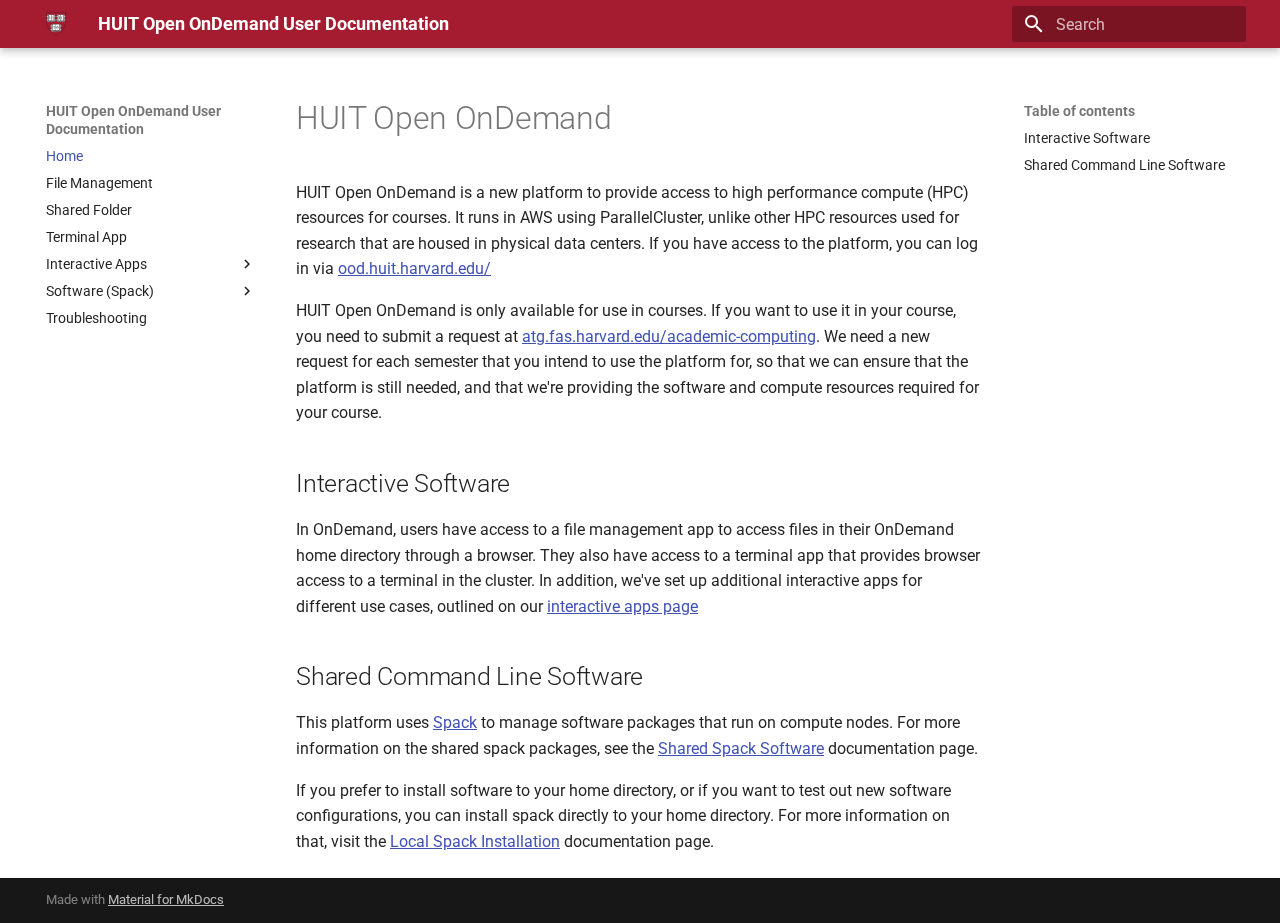
<file: index.html>
<!doctype html>
<html lang="en" class="no-js">
  <head>
    
      <meta charset="utf-8">
      <meta name="viewport" content="width=device-width,initial-scale=1">
      
      
      
      
      
        <link rel="next" href="file-management/">
      
      
      <link rel="icon" href="assets/favicon.ico">
      <meta name="generator" content="mkdocs-1.6.0, mkdocs-material-9.5.32">
    
    
      
        <title>HUIT Open OnDemand User Documentation</title>
      
    
    
      <link rel="stylesheet" href="assets/stylesheets/main.3cba04c6.min.css">
      
        
        <link rel="stylesheet" href="assets/stylesheets/palette.06af60db.min.css">
      
      


    
    
      
    
    
      
        
        
        <link rel="preconnect" href="https://fonts.gstatic.com" crossorigin>
        <link rel="stylesheet" href="https://fonts.googleapis.com/css?family=Roboto:300,300i,400,400i,700,700i%7CRoboto+Mono:400,400i,700,700i&display=fallback">
        <style>:root{--md-text-font:"Roboto";--md-code-font:"Roboto Mono"}</style>
      
    
    
      <link rel="stylesheet" href="stylesheets/extra.css">
    
    <script>__md_scope=new URL(".",location),__md_hash=e=>[...e].reduce((e,_)=>(e<<5)-e+_.charCodeAt(0),0),__md_get=(e,_=localStorage,t=__md_scope)=>JSON.parse(_.getItem(t.pathname+"."+e)),__md_set=(e,_,t=localStorage,a=__md_scope)=>{try{t.setItem(a.pathname+"."+e,JSON.stringify(_))}catch(e){}}</script>
    
      

    
    
    
  </head>
  
  
    
    
    
    
    
    <body dir="ltr" data-md-color-scheme="harvard" data-md-color-primary="indigo" data-md-color-accent="indigo">
  
    
    <input class="md-toggle" data-md-toggle="drawer" type="checkbox" id="__drawer" autocomplete="off">
    <input class="md-toggle" data-md-toggle="search" type="checkbox" id="__search" autocomplete="off">
    <label class="md-overlay" for="__drawer"></label>
    <div data-md-component="skip">
      
        
        <a href="#huit-open-ondemand" class="md-skip">
          Skip to content
        </a>
      
    </div>
    <div data-md-component="announce">
      
    </div>
    
    
      

  

<header class="md-header md-header--shadow" data-md-component="header">
  <nav class="md-header__inner md-grid" aria-label="Header">
    <a href="." title="HUIT Open OnDemand User Documentation" class="md-header__button md-logo" aria-label="HUIT Open OnDemand User Documentation" data-md-component="logo">
      
  <img src="assets/harvard_shield.svg" alt="logo">

    </a>
    <label class="md-header__button md-icon" for="__drawer">
      
      <svg xmlns="http://www.w3.org/2000/svg" viewBox="0 0 24 24"><path d="M3 6h18v2H3V6m0 5h18v2H3v-2m0 5h18v2H3v-2Z"/></svg>
    </label>
    <div class="md-header__title" data-md-component="header-title">
      <div class="md-header__ellipsis">
        <div class="md-header__topic">
          <span class="md-ellipsis">
            HUIT Open OnDemand User Documentation
          </span>
        </div>
        <div class="md-header__topic" data-md-component="header-topic">
          <span class="md-ellipsis">
            
              Home
            
          </span>
        </div>
      </div>
    </div>
    
      
    
    
    
    
      <label class="md-header__button md-icon" for="__search">
        
        <svg xmlns="http://www.w3.org/2000/svg" viewBox="0 0 24 24"><path d="M9.5 3A6.5 6.5 0 0 1 16 9.5c0 1.61-.59 3.09-1.56 4.23l.27.27h.79l5 5-1.5 1.5-5-5v-.79l-.27-.27A6.516 6.516 0 0 1 9.5 16 6.5 6.5 0 0 1 3 9.5 6.5 6.5 0 0 1 9.5 3m0 2C7 5 5 7 5 9.5S7 14 9.5 14 14 12 14 9.5 12 5 9.5 5Z"/></svg>
      </label>
      <div class="md-search" data-md-component="search" role="dialog">
  <label class="md-search__overlay" for="__search"></label>
  <div class="md-search__inner" role="search">
    <form class="md-search__form" name="search">
      <input type="text" class="md-search__input" name="query" aria-label="Search" placeholder="Search" autocapitalize="off" autocorrect="off" autocomplete="off" spellcheck="false" data-md-component="search-query" required>
      <label class="md-search__icon md-icon" for="__search">
        
        <svg xmlns="http://www.w3.org/2000/svg" viewBox="0 0 24 24"><path d="M9.5 3A6.5 6.5 0 0 1 16 9.5c0 1.61-.59 3.09-1.56 4.23l.27.27h.79l5 5-1.5 1.5-5-5v-.79l-.27-.27A6.516 6.516 0 0 1 9.5 16 6.5 6.5 0 0 1 3 9.5 6.5 6.5 0 0 1 9.5 3m0 2C7 5 5 7 5 9.5S7 14 9.5 14 14 12 14 9.5 12 5 9.5 5Z"/></svg>
        
        <svg xmlns="http://www.w3.org/2000/svg" viewBox="0 0 24 24"><path d="M20 11v2H8l5.5 5.5-1.42 1.42L4.16 12l7.92-7.92L13.5 5.5 8 11h12Z"/></svg>
      </label>
      <nav class="md-search__options" aria-label="Search">
        
        <button type="reset" class="md-search__icon md-icon" title="Clear" aria-label="Clear" tabindex="-1">
          
          <svg xmlns="http://www.w3.org/2000/svg" viewBox="0 0 24 24"><path d="M19 6.41 17.59 5 12 10.59 6.41 5 5 6.41 10.59 12 5 17.59 6.41 19 12 13.41 17.59 19 19 17.59 13.41 12 19 6.41Z"/></svg>
        </button>
      </nav>
      
    </form>
    <div class="md-search__output">
      <div class="md-search__scrollwrap" tabindex="0" data-md-scrollfix>
        <div class="md-search-result" data-md-component="search-result">
          <div class="md-search-result__meta">
            Initializing search
          </div>
          <ol class="md-search-result__list" role="presentation"></ol>
        </div>
      </div>
    </div>
  </div>
</div>
    
    
  </nav>
  
</header>
    
    <div class="md-container" data-md-component="container">
      
      
        
          
        
      
      <main class="md-main" data-md-component="main">
        <div class="md-main__inner md-grid">
          
            
              
              <div class="md-sidebar md-sidebar--primary" data-md-component="sidebar" data-md-type="navigation" >
                <div class="md-sidebar__scrollwrap">
                  <div class="md-sidebar__inner">
                    



<nav class="md-nav md-nav--primary" aria-label="Navigation" data-md-level="0">
  <label class="md-nav__title" for="__drawer">
    <a href="." title="HUIT Open OnDemand User Documentation" class="md-nav__button md-logo" aria-label="HUIT Open OnDemand User Documentation" data-md-component="logo">
      
  <img src="assets/harvard_shield.svg" alt="logo">

    </a>
    HUIT Open OnDemand User Documentation
  </label>
  
  <ul class="md-nav__list" data-md-scrollfix>
    
      
      
  
  
    
  
  
  
    <li class="md-nav__item md-nav__item--active">
      
      <input class="md-nav__toggle md-toggle" type="checkbox" id="__toc">
      
      
        
      
      
        <label class="md-nav__link md-nav__link--active" for="__toc">
          
  
  <span class="md-ellipsis">
    Home
  </span>
  

          <span class="md-nav__icon md-icon"></span>
        </label>
      
      <a href="." class="md-nav__link md-nav__link--active">
        
  
  <span class="md-ellipsis">
    Home
  </span>
  

      </a>
      
        

<nav class="md-nav md-nav--secondary" aria-label="Table of contents">
  
  
  
    
  
  
    <label class="md-nav__title" for="__toc">
      <span class="md-nav__icon md-icon"></span>
      Table of contents
    </label>
    <ul class="md-nav__list" data-md-component="toc" data-md-scrollfix>
      
        <li class="md-nav__item">
  <a href="#interactive-software" class="md-nav__link">
    <span class="md-ellipsis">
      Interactive Software
    </span>
  </a>
  
</li>
      
        <li class="md-nav__item">
  <a href="#shared-command-line-software" class="md-nav__link">
    <span class="md-ellipsis">
      Shared Command Line Software
    </span>
  </a>
  
</li>
      
    </ul>
  
</nav>
      
    </li>
  

    
      
      
  
  
  
  
    <li class="md-nav__item">
      <a href="file-management/" class="md-nav__link">
        
  
  <span class="md-ellipsis">
    File Management
  </span>
  

      </a>
    </li>
  

    
      
      
  
  
  
  
    <li class="md-nav__item">
      <a href="shared-folder/" class="md-nav__link">
        
  
  <span class="md-ellipsis">
    Shared Folder
  </span>
  

      </a>
    </li>
  

    
      
      
  
  
  
  
    <li class="md-nav__item">
      <a href="terminal/" class="md-nav__link">
        
  
  <span class="md-ellipsis">
    Terminal App
  </span>
  

      </a>
    </li>
  

    
      
      
  
  
  
  
    
    
    
    
    <li class="md-nav__item md-nav__item--nested">
      
        
        
        <input class="md-nav__toggle md-toggle " type="checkbox" id="__nav_5" >
        
          
          <label class="md-nav__link" for="__nav_5" id="__nav_5_label" tabindex="0">
            
  
  <span class="md-ellipsis">
    Interactive Apps
  </span>
  

            <span class="md-nav__icon md-icon"></span>
          </label>
        
        <nav class="md-nav" data-md-level="1" aria-labelledby="__nav_5_label" aria-expanded="false">
          <label class="md-nav__title" for="__nav_5">
            <span class="md-nav__icon md-icon"></span>
            Interactive Apps
          </label>
          <ul class="md-nav__list" data-md-scrollfix>
            
              
                
  
  
  
  
    <li class="md-nav__item">
      <a href="interactive-apps/" class="md-nav__link">
        
  
  <span class="md-ellipsis">
    Overview
  </span>
  

      </a>
    </li>
  

              
            
              
                
  
  
  
  
    <li class="md-nav__item">
      <a href="jupyterlab-apptainer/" class="md-nav__link">
        
  
  <span class="md-ellipsis">
    Jupyter Lab
  </span>
  

      </a>
    </li>
  

              
            
              
                
  
  
  
  
    <li class="md-nav__item">
      <a href="remote-desktop-ros/" class="md-nav__link">
        
  
  <span class="md-ellipsis">
    Remote Desktop
  </span>
  

      </a>
    </li>
  

              
            
              
                
  
  
  
  
    <li class="md-nav__item">
      <a href="vscode-app/" class="md-nav__link">
        
  
  <span class="md-ellipsis">
    Code Server
  </span>
  

      </a>
    </li>
  

              
            
          </ul>
        </nav>
      
    </li>
  

    
      
      
  
  
  
  
    
    
    
    
    <li class="md-nav__item md-nav__item--nested">
      
        
        
        <input class="md-nav__toggle md-toggle " type="checkbox" id="__nav_6" >
        
          
          <label class="md-nav__link" for="__nav_6" id="__nav_6_label" tabindex="0">
            
  
  <span class="md-ellipsis">
    Software (Spack)
  </span>
  

            <span class="md-nav__icon md-icon"></span>
          </label>
        
        <nav class="md-nav" data-md-level="1" aria-labelledby="__nav_6_label" aria-expanded="false">
          <label class="md-nav__title" for="__nav_6">
            <span class="md-nav__icon md-icon"></span>
            Software (Spack)
          </label>
          <ul class="md-nav__list" data-md-scrollfix>
            
              
                
  
  
  
  
    <li class="md-nav__item">
      <a href="spack-shared-software/" class="md-nav__link">
        
  
  <span class="md-ellipsis">
    Overview / Global
  </span>
  

      </a>
    </li>
  

              
            
              
                
  
  
  
  
    <li class="md-nav__item">
      <a href="spack-course-shared/" class="md-nav__link">
        
  
  <span class="md-ellipsis">
    Course level
  </span>
  

      </a>
    </li>
  

              
            
              
                
  
  
  
  
    <li class="md-nav__item">
      <a href="spack-local/" class="md-nav__link">
        
  
  <span class="md-ellipsis">
    Personal install
  </span>
  

      </a>
    </li>
  

              
            
              
                
  
  
  
  
    <li class="md-nav__item">
      <a href="package-management/" class="md-nav__link">
        
  
  <span class="md-ellipsis">
    Package management
  </span>
  

      </a>
    </li>
  

              
            
          </ul>
        </nav>
      
    </li>
  

    
      
      
  
  
  
  
    <li class="md-nav__item">
      <a href="troubleshooting/" class="md-nav__link">
        
  
  <span class="md-ellipsis">
    Troubleshooting
  </span>
  

      </a>
    </li>
  

    
  </ul>
</nav>
                  </div>
                </div>
              </div>
            
            
              
              <div class="md-sidebar md-sidebar--secondary" data-md-component="sidebar" data-md-type="toc" >
                <div class="md-sidebar__scrollwrap">
                  <div class="md-sidebar__inner">
                    

<nav class="md-nav md-nav--secondary" aria-label="Table of contents">
  
  
  
    
  
  
    <label class="md-nav__title" for="__toc">
      <span class="md-nav__icon md-icon"></span>
      Table of contents
    </label>
    <ul class="md-nav__list" data-md-component="toc" data-md-scrollfix>
      
        <li class="md-nav__item">
  <a href="#interactive-software" class="md-nav__link">
    <span class="md-ellipsis">
      Interactive Software
    </span>
  </a>
  
</li>
      
        <li class="md-nav__item">
  <a href="#shared-command-line-software" class="md-nav__link">
    <span class="md-ellipsis">
      Shared Command Line Software
    </span>
  </a>
  
</li>
      
    </ul>
  
</nav>
                  </div>
                </div>
              </div>
            
          
          
            <div class="md-content" data-md-component="content">
              <article class="md-content__inner md-typeset">
                
                  


<h1 id="huit-open-ondemand">HUIT Open OnDemand</h1>
<p>HUIT Open OnDemand is a new platform to provide access to high performance
compute (HPC) resources for courses. It runs in AWS using ParallelCluster,
unlike other HPC resources used for research that are housed in physical data
centers. If you have access to the platform, you can log in via
<a href="https://ood.huit.harvard.edu/">ood.huit.harvard.edu/</a></p>
<p>HUIT Open OnDemand is only available for use in courses. If you want to use it
in your course, you need to submit a request at
<a href="https://atg.fas.harvard.edu/academic-computing">atg.fas.harvard.edu/academic-computing</a>.
We need a new request for each semester that you intend to use the platform for,
so that we can ensure that the platform is still needed, and that we're
providing the software and compute resources required for your course.</p>
<h2 id="interactive-software">Interactive Software</h2>
<p>In OnDemand, users have access to a file management app to access files in their
OnDemand home directory through a browser. They also have access to a terminal
app that provides browser access to a terminal in the cluster. In addition,
we've set up additional interactive apps for different use cases, outlined on
our <a href="interactive-apps/">interactive apps page</a></p>
<h2 id="shared-command-line-software">Shared Command Line Software</h2>
<p>This platform uses <a href="https://spack.readthedocs.io/en/latest/index.html">Spack</a> to
manage software packages that run on compute nodes. For more information on the
shared spack packages, see the <a href="spack-shared-software/">Shared Spack Software</a>
documentation page.</p>
<p>If you prefer to install software to your home directory, or if you want to test
out new software configurations, you can install spack directly to your home
directory. For more information on that, visit the <a href="spack-local/">Local Spack
Installation</a> documentation page.</p>












                
              </article>
            </div>
          
          
<script>var target=document.getElementById(location.hash.slice(1));target&&target.name&&(target.checked=target.name.startsWith("__tabbed_"))</script>
        </div>
        
      </main>
      
        <footer class="md-footer">
  
  <div class="md-footer-meta md-typeset">
    <div class="md-footer-meta__inner md-grid">
      <div class="md-copyright">
  
  
    Made with
    <a href="https://squidfunk.github.io/mkdocs-material/" target="_blank" rel="noopener">
      Material for MkDocs
    </a>
  
</div>
      
    </div>
  </div>
</footer>
      
    </div>
    <div class="md-dialog" data-md-component="dialog">
      <div class="md-dialog__inner md-typeset"></div>
    </div>
    
    
    <script id="__config" type="application/json">{"base": ".", "features": [], "search": "assets/javascripts/workers/search.b8dbb3d2.min.js", "translations": {"clipboard.copied": "Copied to clipboard", "clipboard.copy": "Copy to clipboard", "search.result.more.one": "1 more on this page", "search.result.more.other": "# more on this page", "search.result.none": "No matching documents", "search.result.one": "1 matching document", "search.result.other": "# matching documents", "search.result.placeholder": "Type to start searching", "search.result.term.missing": "Missing", "select.version": "Select version"}}</script>
    
    
      <script src="assets/javascripts/bundle.471ce7a9.min.js"></script>
      
    
  </body>
</html>
</file>
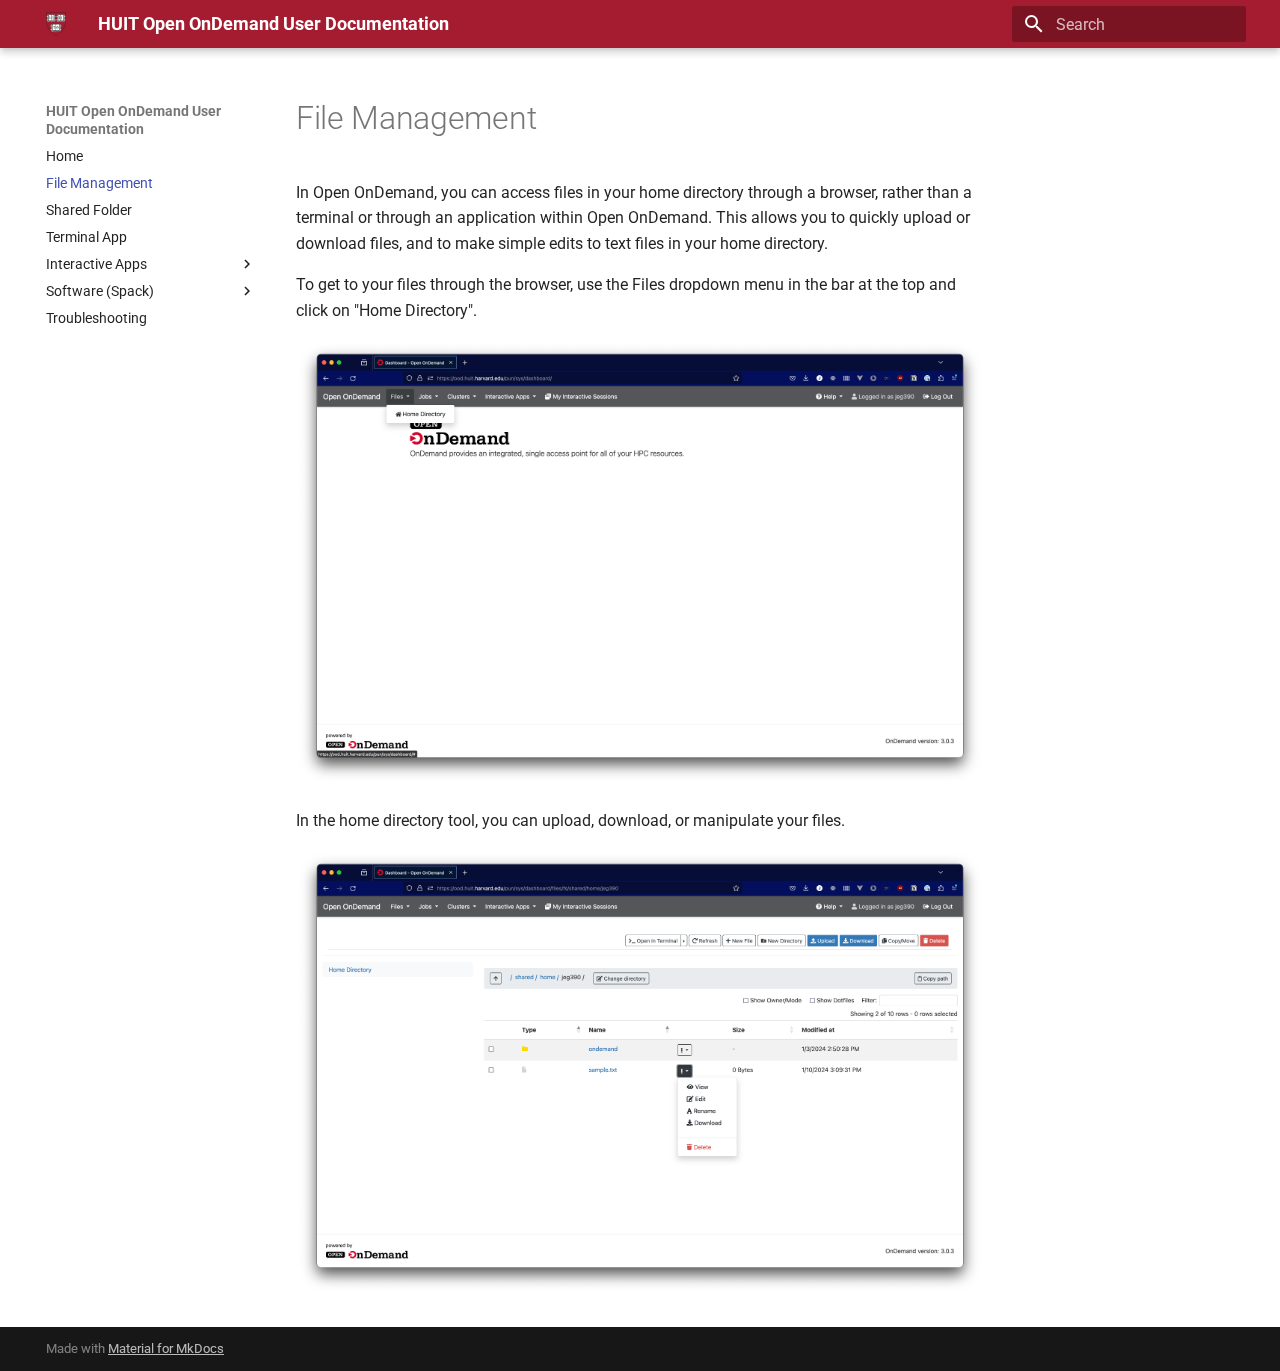
<file: file-management/index.html>
<!doctype html>
<html lang="en" class="no-js">
  <head>
    
      <meta charset="utf-8">
      <meta name="viewport" content="width=device-width,initial-scale=1">
      
      
      
      
        <link rel="prev" href="..">
      
      
        <link rel="next" href="../shared-folder/">
      
      
      <link rel="icon" href="../assets/favicon.ico">
      <meta name="generator" content="mkdocs-1.6.0, mkdocs-material-9.5.32">
    
    
      
        <title>File Management - HUIT Open OnDemand User Documentation</title>
      
    
    
      <link rel="stylesheet" href="../assets/stylesheets/main.3cba04c6.min.css">
      
        
        <link rel="stylesheet" href="../assets/stylesheets/palette.06af60db.min.css">
      
      


    
    
      
    
    
      
        
        
        <link rel="preconnect" href="https://fonts.gstatic.com" crossorigin>
        <link rel="stylesheet" href="https://fonts.googleapis.com/css?family=Roboto:300,300i,400,400i,700,700i%7CRoboto+Mono:400,400i,700,700i&display=fallback">
        <style>:root{--md-text-font:"Roboto";--md-code-font:"Roboto Mono"}</style>
      
    
    
      <link rel="stylesheet" href="../stylesheets/extra.css">
    
    <script>__md_scope=new URL("..",location),__md_hash=e=>[...e].reduce((e,_)=>(e<<5)-e+_.charCodeAt(0),0),__md_get=(e,_=localStorage,t=__md_scope)=>JSON.parse(_.getItem(t.pathname+"."+e)),__md_set=(e,_,t=localStorage,a=__md_scope)=>{try{t.setItem(a.pathname+"."+e,JSON.stringify(_))}catch(e){}}</script>
    
      

    
    
    
  </head>
  
  
    
    
    
    
    
    <body dir="ltr" data-md-color-scheme="harvard" data-md-color-primary="indigo" data-md-color-accent="indigo">
  
    
    <input class="md-toggle" data-md-toggle="drawer" type="checkbox" id="__drawer" autocomplete="off">
    <input class="md-toggle" data-md-toggle="search" type="checkbox" id="__search" autocomplete="off">
    <label class="md-overlay" for="__drawer"></label>
    <div data-md-component="skip">
      
        
        <a href="#file-management" class="md-skip">
          Skip to content
        </a>
      
    </div>
    <div data-md-component="announce">
      
    </div>
    
    
      

  

<header class="md-header md-header--shadow" data-md-component="header">
  <nav class="md-header__inner md-grid" aria-label="Header">
    <a href=".." title="HUIT Open OnDemand User Documentation" class="md-header__button md-logo" aria-label="HUIT Open OnDemand User Documentation" data-md-component="logo">
      
  <img src="../assets/harvard_shield.svg" alt="logo">

    </a>
    <label class="md-header__button md-icon" for="__drawer">
      
      <svg xmlns="http://www.w3.org/2000/svg" viewBox="0 0 24 24"><path d="M3 6h18v2H3V6m0 5h18v2H3v-2m0 5h18v2H3v-2Z"/></svg>
    </label>
    <div class="md-header__title" data-md-component="header-title">
      <div class="md-header__ellipsis">
        <div class="md-header__topic">
          <span class="md-ellipsis">
            HUIT Open OnDemand User Documentation
          </span>
        </div>
        <div class="md-header__topic" data-md-component="header-topic">
          <span class="md-ellipsis">
            
              File Management
            
          </span>
        </div>
      </div>
    </div>
    
      
    
    
    
    
      <label class="md-header__button md-icon" for="__search">
        
        <svg xmlns="http://www.w3.org/2000/svg" viewBox="0 0 24 24"><path d="M9.5 3A6.5 6.5 0 0 1 16 9.5c0 1.61-.59 3.09-1.56 4.23l.27.27h.79l5 5-1.5 1.5-5-5v-.79l-.27-.27A6.516 6.516 0 0 1 9.5 16 6.5 6.5 0 0 1 3 9.5 6.5 6.5 0 0 1 9.5 3m0 2C7 5 5 7 5 9.5S7 14 9.5 14 14 12 14 9.5 12 5 9.5 5Z"/></svg>
      </label>
      <div class="md-search" data-md-component="search" role="dialog">
  <label class="md-search__overlay" for="__search"></label>
  <div class="md-search__inner" role="search">
    <form class="md-search__form" name="search">
      <input type="text" class="md-search__input" name="query" aria-label="Search" placeholder="Search" autocapitalize="off" autocorrect="off" autocomplete="off" spellcheck="false" data-md-component="search-query" required>
      <label class="md-search__icon md-icon" for="__search">
        
        <svg xmlns="http://www.w3.org/2000/svg" viewBox="0 0 24 24"><path d="M9.5 3A6.5 6.5 0 0 1 16 9.5c0 1.61-.59 3.09-1.56 4.23l.27.27h.79l5 5-1.5 1.5-5-5v-.79l-.27-.27A6.516 6.516 0 0 1 9.5 16 6.5 6.5 0 0 1 3 9.5 6.5 6.5 0 0 1 9.5 3m0 2C7 5 5 7 5 9.5S7 14 9.5 14 14 12 14 9.5 12 5 9.5 5Z"/></svg>
        
        <svg xmlns="http://www.w3.org/2000/svg" viewBox="0 0 24 24"><path d="M20 11v2H8l5.5 5.5-1.42 1.42L4.16 12l7.92-7.92L13.5 5.5 8 11h12Z"/></svg>
      </label>
      <nav class="md-search__options" aria-label="Search">
        
        <button type="reset" class="md-search__icon md-icon" title="Clear" aria-label="Clear" tabindex="-1">
          
          <svg xmlns="http://www.w3.org/2000/svg" viewBox="0 0 24 24"><path d="M19 6.41 17.59 5 12 10.59 6.41 5 5 6.41 10.59 12 5 17.59 6.41 19 12 13.41 17.59 19 19 17.59 13.41 12 19 6.41Z"/></svg>
        </button>
      </nav>
      
    </form>
    <div class="md-search__output">
      <div class="md-search__scrollwrap" tabindex="0" data-md-scrollfix>
        <div class="md-search-result" data-md-component="search-result">
          <div class="md-search-result__meta">
            Initializing search
          </div>
          <ol class="md-search-result__list" role="presentation"></ol>
        </div>
      </div>
    </div>
  </div>
</div>
    
    
  </nav>
  
</header>
    
    <div class="md-container" data-md-component="container">
      
      
        
          
        
      
      <main class="md-main" data-md-component="main">
        <div class="md-main__inner md-grid">
          
            
              
              <div class="md-sidebar md-sidebar--primary" data-md-component="sidebar" data-md-type="navigation" >
                <div class="md-sidebar__scrollwrap">
                  <div class="md-sidebar__inner">
                    



<nav class="md-nav md-nav--primary" aria-label="Navigation" data-md-level="0">
  <label class="md-nav__title" for="__drawer">
    <a href=".." title="HUIT Open OnDemand User Documentation" class="md-nav__button md-logo" aria-label="HUIT Open OnDemand User Documentation" data-md-component="logo">
      
  <img src="../assets/harvard_shield.svg" alt="logo">

    </a>
    HUIT Open OnDemand User Documentation
  </label>
  
  <ul class="md-nav__list" data-md-scrollfix>
    
      
      
  
  
  
  
    <li class="md-nav__item">
      <a href=".." class="md-nav__link">
        
  
  <span class="md-ellipsis">
    Home
  </span>
  

      </a>
    </li>
  

    
      
      
  
  
    
  
  
  
    <li class="md-nav__item md-nav__item--active">
      
      <input class="md-nav__toggle md-toggle" type="checkbox" id="__toc">
      
      
        
      
      
      <a href="./" class="md-nav__link md-nav__link--active">
        
  
  <span class="md-ellipsis">
    File Management
  </span>
  

      </a>
      
    </li>
  

    
      
      
  
  
  
  
    <li class="md-nav__item">
      <a href="../shared-folder/" class="md-nav__link">
        
  
  <span class="md-ellipsis">
    Shared Folder
  </span>
  

      </a>
    </li>
  

    
      
      
  
  
  
  
    <li class="md-nav__item">
      <a href="../terminal/" class="md-nav__link">
        
  
  <span class="md-ellipsis">
    Terminal App
  </span>
  

      </a>
    </li>
  

    
      
      
  
  
  
  
    
    
    
    
    <li class="md-nav__item md-nav__item--nested">
      
        
        
        <input class="md-nav__toggle md-toggle " type="checkbox" id="__nav_5" >
        
          
          <label class="md-nav__link" for="__nav_5" id="__nav_5_label" tabindex="0">
            
  
  <span class="md-ellipsis">
    Interactive Apps
  </span>
  

            <span class="md-nav__icon md-icon"></span>
          </label>
        
        <nav class="md-nav" data-md-level="1" aria-labelledby="__nav_5_label" aria-expanded="false">
          <label class="md-nav__title" for="__nav_5">
            <span class="md-nav__icon md-icon"></span>
            Interactive Apps
          </label>
          <ul class="md-nav__list" data-md-scrollfix>
            
              
                
  
  
  
  
    <li class="md-nav__item">
      <a href="../interactive-apps/" class="md-nav__link">
        
  
  <span class="md-ellipsis">
    Overview
  </span>
  

      </a>
    </li>
  

              
            
              
                
  
  
  
  
    <li class="md-nav__item">
      <a href="../jupyterlab-apptainer/" class="md-nav__link">
        
  
  <span class="md-ellipsis">
    Jupyter Lab
  </span>
  

      </a>
    </li>
  

              
            
              
                
  
  
  
  
    <li class="md-nav__item">
      <a href="../remote-desktop-ros/" class="md-nav__link">
        
  
  <span class="md-ellipsis">
    Remote Desktop
  </span>
  

      </a>
    </li>
  

              
            
              
                
  
  
  
  
    <li class="md-nav__item">
      <a href="../vscode-app/" class="md-nav__link">
        
  
  <span class="md-ellipsis">
    Code Server
  </span>
  

      </a>
    </li>
  

              
            
          </ul>
        </nav>
      
    </li>
  

    
      
      
  
  
  
  
    
    
    
    
    <li class="md-nav__item md-nav__item--nested">
      
        
        
        <input class="md-nav__toggle md-toggle " type="checkbox" id="__nav_6" >
        
          
          <label class="md-nav__link" for="__nav_6" id="__nav_6_label" tabindex="0">
            
  
  <span class="md-ellipsis">
    Software (Spack)
  </span>
  

            <span class="md-nav__icon md-icon"></span>
          </label>
        
        <nav class="md-nav" data-md-level="1" aria-labelledby="__nav_6_label" aria-expanded="false">
          <label class="md-nav__title" for="__nav_6">
            <span class="md-nav__icon md-icon"></span>
            Software (Spack)
          </label>
          <ul class="md-nav__list" data-md-scrollfix>
            
              
                
  
  
  
  
    <li class="md-nav__item">
      <a href="../spack-shared-software/" class="md-nav__link">
        
  
  <span class="md-ellipsis">
    Overview / Global
  </span>
  

      </a>
    </li>
  

              
            
              
                
  
  
  
  
    <li class="md-nav__item">
      <a href="../spack-course-shared/" class="md-nav__link">
        
  
  <span class="md-ellipsis">
    Course level
  </span>
  

      </a>
    </li>
  

              
            
              
                
  
  
  
  
    <li class="md-nav__item">
      <a href="../spack-local/" class="md-nav__link">
        
  
  <span class="md-ellipsis">
    Personal install
  </span>
  

      </a>
    </li>
  

              
            
              
                
  
  
  
  
    <li class="md-nav__item">
      <a href="../package-management/" class="md-nav__link">
        
  
  <span class="md-ellipsis">
    Package management
  </span>
  

      </a>
    </li>
  

              
            
          </ul>
        </nav>
      
    </li>
  

    
      
      
  
  
  
  
    <li class="md-nav__item">
      <a href="../troubleshooting/" class="md-nav__link">
        
  
  <span class="md-ellipsis">
    Troubleshooting
  </span>
  

      </a>
    </li>
  

    
  </ul>
</nav>
                  </div>
                </div>
              </div>
            
            
              
              <div class="md-sidebar md-sidebar--secondary" data-md-component="sidebar" data-md-type="toc" >
                <div class="md-sidebar__scrollwrap">
                  <div class="md-sidebar__inner">
                    

<nav class="md-nav md-nav--secondary" aria-label="Table of contents">
  
  
  
    
  
  
</nav>
                  </div>
                </div>
              </div>
            
          
          
            <div class="md-content" data-md-component="content">
              <article class="md-content__inner md-typeset">
                
                  


<h1 id="file-management">File Management</h1>
<p>In Open OnDemand, you can access files in your home directory through a browser, rather than a terminal or through an application within Open OnDemand. This allows you to quickly upload or download files, and to make simple edits to text files in your home directory.</p>
<p>To get to your files through the browser, use the Files dropdown menu in the bar at the top and click on "Home Directory".</p>
<p><img alt="Screenshot showing the Files dropdown open with the Home Directory option selected" src="../images/files_1.png" /></p>
<p>In the home directory tool, you can upload, download, or manipulate your files.</p>
<p><img alt="Screenshot showing the Home Directory tool interface" src="../images/files_2.png" /></p>












                
              </article>
            </div>
          
          
<script>var target=document.getElementById(location.hash.slice(1));target&&target.name&&(target.checked=target.name.startsWith("__tabbed_"))</script>
        </div>
        
      </main>
      
        <footer class="md-footer">
  
  <div class="md-footer-meta md-typeset">
    <div class="md-footer-meta__inner md-grid">
      <div class="md-copyright">
  
  
    Made with
    <a href="https://squidfunk.github.io/mkdocs-material/" target="_blank" rel="noopener">
      Material for MkDocs
    </a>
  
</div>
      
    </div>
  </div>
</footer>
      
    </div>
    <div class="md-dialog" data-md-component="dialog">
      <div class="md-dialog__inner md-typeset"></div>
    </div>
    
    
    <script id="__config" type="application/json">{"base": "..", "features": [], "search": "../assets/javascripts/workers/search.b8dbb3d2.min.js", "translations": {"clipboard.copied": "Copied to clipboard", "clipboard.copy": "Copy to clipboard", "search.result.more.one": "1 more on this page", "search.result.more.other": "# more on this page", "search.result.none": "No matching documents", "search.result.one": "1 matching document", "search.result.other": "# matching documents", "search.result.placeholder": "Type to start searching", "search.result.term.missing": "Missing", "select.version": "Select version"}}</script>
    
    
      <script src="../assets/javascripts/bundle.471ce7a9.min.js"></script>
      
    
  </body>
</html>
</file>
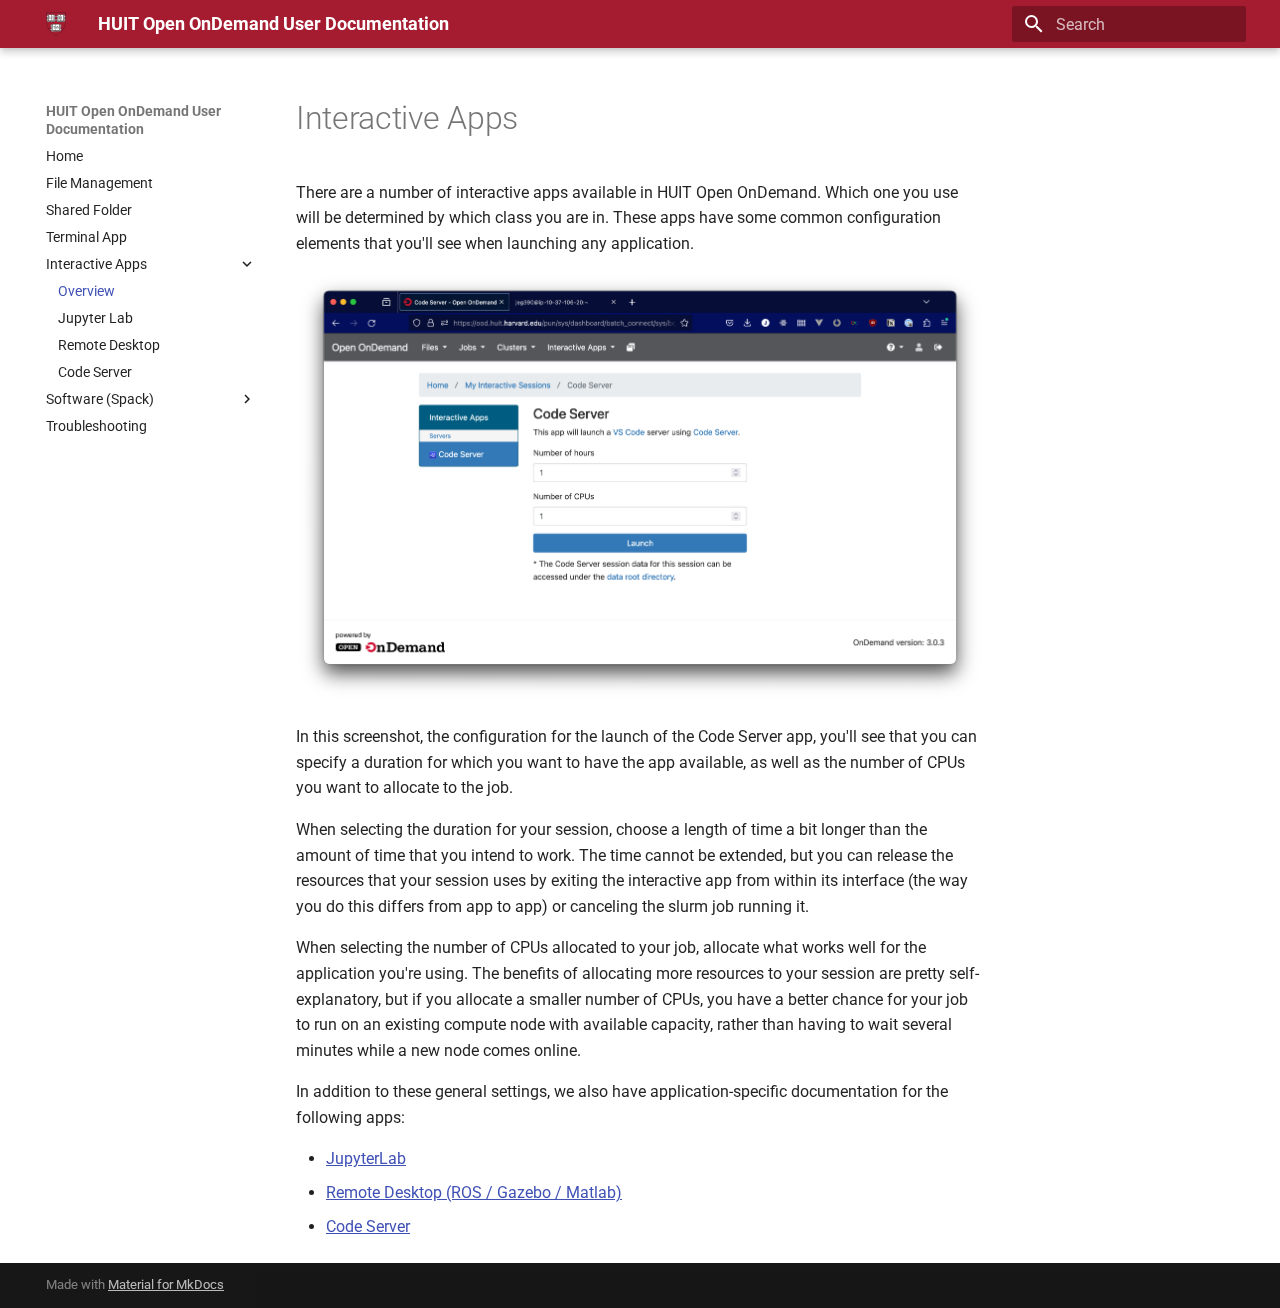
<file: interactive-apps/index.html>
<!doctype html>
<html lang="en" class="no-js">
  <head>
    
      <meta charset="utf-8">
      <meta name="viewport" content="width=device-width,initial-scale=1">
      
      
      
      
        <link rel="prev" href="../terminal/">
      
      
        <link rel="next" href="../jupyterlab-apptainer/">
      
      
      <link rel="icon" href="../assets/favicon.ico">
      <meta name="generator" content="mkdocs-1.6.0, mkdocs-material-9.5.32">
    
    
      
        <title>Overview - HUIT Open OnDemand User Documentation</title>
      
    
    
      <link rel="stylesheet" href="../assets/stylesheets/main.3cba04c6.min.css">
      
        
        <link rel="stylesheet" href="../assets/stylesheets/palette.06af60db.min.css">
      
      


    
    
      
    
    
      
        
        
        <link rel="preconnect" href="https://fonts.gstatic.com" crossorigin>
        <link rel="stylesheet" href="https://fonts.googleapis.com/css?family=Roboto:300,300i,400,400i,700,700i%7CRoboto+Mono:400,400i,700,700i&display=fallback">
        <style>:root{--md-text-font:"Roboto";--md-code-font:"Roboto Mono"}</style>
      
    
    
      <link rel="stylesheet" href="../stylesheets/extra.css">
    
    <script>__md_scope=new URL("..",location),__md_hash=e=>[...e].reduce((e,_)=>(e<<5)-e+_.charCodeAt(0),0),__md_get=(e,_=localStorage,t=__md_scope)=>JSON.parse(_.getItem(t.pathname+"."+e)),__md_set=(e,_,t=localStorage,a=__md_scope)=>{try{t.setItem(a.pathname+"."+e,JSON.stringify(_))}catch(e){}}</script>
    
      

    
    
    
  </head>
  
  
    
    
    
    
    
    <body dir="ltr" data-md-color-scheme="harvard" data-md-color-primary="indigo" data-md-color-accent="indigo">
  
    
    <input class="md-toggle" data-md-toggle="drawer" type="checkbox" id="__drawer" autocomplete="off">
    <input class="md-toggle" data-md-toggle="search" type="checkbox" id="__search" autocomplete="off">
    <label class="md-overlay" for="__drawer"></label>
    <div data-md-component="skip">
      
        
        <a href="#interactive-apps" class="md-skip">
          Skip to content
        </a>
      
    </div>
    <div data-md-component="announce">
      
    </div>
    
    
      

  

<header class="md-header md-header--shadow" data-md-component="header">
  <nav class="md-header__inner md-grid" aria-label="Header">
    <a href=".." title="HUIT Open OnDemand User Documentation" class="md-header__button md-logo" aria-label="HUIT Open OnDemand User Documentation" data-md-component="logo">
      
  <img src="../assets/harvard_shield.svg" alt="logo">

    </a>
    <label class="md-header__button md-icon" for="__drawer">
      
      <svg xmlns="http://www.w3.org/2000/svg" viewBox="0 0 24 24"><path d="M3 6h18v2H3V6m0 5h18v2H3v-2m0 5h18v2H3v-2Z"/></svg>
    </label>
    <div class="md-header__title" data-md-component="header-title">
      <div class="md-header__ellipsis">
        <div class="md-header__topic">
          <span class="md-ellipsis">
            HUIT Open OnDemand User Documentation
          </span>
        </div>
        <div class="md-header__topic" data-md-component="header-topic">
          <span class="md-ellipsis">
            
              Overview
            
          </span>
        </div>
      </div>
    </div>
    
      
    
    
    
    
      <label class="md-header__button md-icon" for="__search">
        
        <svg xmlns="http://www.w3.org/2000/svg" viewBox="0 0 24 24"><path d="M9.5 3A6.5 6.5 0 0 1 16 9.5c0 1.61-.59 3.09-1.56 4.23l.27.27h.79l5 5-1.5 1.5-5-5v-.79l-.27-.27A6.516 6.516 0 0 1 9.5 16 6.5 6.5 0 0 1 3 9.5 6.5 6.5 0 0 1 9.5 3m0 2C7 5 5 7 5 9.5S7 14 9.5 14 14 12 14 9.5 12 5 9.5 5Z"/></svg>
      </label>
      <div class="md-search" data-md-component="search" role="dialog">
  <label class="md-search__overlay" for="__search"></label>
  <div class="md-search__inner" role="search">
    <form class="md-search__form" name="search">
      <input type="text" class="md-search__input" name="query" aria-label="Search" placeholder="Search" autocapitalize="off" autocorrect="off" autocomplete="off" spellcheck="false" data-md-component="search-query" required>
      <label class="md-search__icon md-icon" for="__search">
        
        <svg xmlns="http://www.w3.org/2000/svg" viewBox="0 0 24 24"><path d="M9.5 3A6.5 6.5 0 0 1 16 9.5c0 1.61-.59 3.09-1.56 4.23l.27.27h.79l5 5-1.5 1.5-5-5v-.79l-.27-.27A6.516 6.516 0 0 1 9.5 16 6.5 6.5 0 0 1 3 9.5 6.5 6.5 0 0 1 9.5 3m0 2C7 5 5 7 5 9.5S7 14 9.5 14 14 12 14 9.5 12 5 9.5 5Z"/></svg>
        
        <svg xmlns="http://www.w3.org/2000/svg" viewBox="0 0 24 24"><path d="M20 11v2H8l5.5 5.5-1.42 1.42L4.16 12l7.92-7.92L13.5 5.5 8 11h12Z"/></svg>
      </label>
      <nav class="md-search__options" aria-label="Search">
        
        <button type="reset" class="md-search__icon md-icon" title="Clear" aria-label="Clear" tabindex="-1">
          
          <svg xmlns="http://www.w3.org/2000/svg" viewBox="0 0 24 24"><path d="M19 6.41 17.59 5 12 10.59 6.41 5 5 6.41 10.59 12 5 17.59 6.41 19 12 13.41 17.59 19 19 17.59 13.41 12 19 6.41Z"/></svg>
        </button>
      </nav>
      
    </form>
    <div class="md-search__output">
      <div class="md-search__scrollwrap" tabindex="0" data-md-scrollfix>
        <div class="md-search-result" data-md-component="search-result">
          <div class="md-search-result__meta">
            Initializing search
          </div>
          <ol class="md-search-result__list" role="presentation"></ol>
        </div>
      </div>
    </div>
  </div>
</div>
    
    
  </nav>
  
</header>
    
    <div class="md-container" data-md-component="container">
      
      
        
          
        
      
      <main class="md-main" data-md-component="main">
        <div class="md-main__inner md-grid">
          
            
              
              <div class="md-sidebar md-sidebar--primary" data-md-component="sidebar" data-md-type="navigation" >
                <div class="md-sidebar__scrollwrap">
                  <div class="md-sidebar__inner">
                    



<nav class="md-nav md-nav--primary" aria-label="Navigation" data-md-level="0">
  <label class="md-nav__title" for="__drawer">
    <a href=".." title="HUIT Open OnDemand User Documentation" class="md-nav__button md-logo" aria-label="HUIT Open OnDemand User Documentation" data-md-component="logo">
      
  <img src="../assets/harvard_shield.svg" alt="logo">

    </a>
    HUIT Open OnDemand User Documentation
  </label>
  
  <ul class="md-nav__list" data-md-scrollfix>
    
      
      
  
  
  
  
    <li class="md-nav__item">
      <a href=".." class="md-nav__link">
        
  
  <span class="md-ellipsis">
    Home
  </span>
  

      </a>
    </li>
  

    
      
      
  
  
  
  
    <li class="md-nav__item">
      <a href="../file-management/" class="md-nav__link">
        
  
  <span class="md-ellipsis">
    File Management
  </span>
  

      </a>
    </li>
  

    
      
      
  
  
  
  
    <li class="md-nav__item">
      <a href="../shared-folder/" class="md-nav__link">
        
  
  <span class="md-ellipsis">
    Shared Folder
  </span>
  

      </a>
    </li>
  

    
      
      
  
  
  
  
    <li class="md-nav__item">
      <a href="../terminal/" class="md-nav__link">
        
  
  <span class="md-ellipsis">
    Terminal App
  </span>
  

      </a>
    </li>
  

    
      
      
  
  
    
  
  
  
    
    
    
    
    <li class="md-nav__item md-nav__item--active md-nav__item--nested">
      
        
        
        <input class="md-nav__toggle md-toggle " type="checkbox" id="__nav_5" checked>
        
          
          <label class="md-nav__link" for="__nav_5" id="__nav_5_label" tabindex="0">
            
  
  <span class="md-ellipsis">
    Interactive Apps
  </span>
  

            <span class="md-nav__icon md-icon"></span>
          </label>
        
        <nav class="md-nav" data-md-level="1" aria-labelledby="__nav_5_label" aria-expanded="true">
          <label class="md-nav__title" for="__nav_5">
            <span class="md-nav__icon md-icon"></span>
            Interactive Apps
          </label>
          <ul class="md-nav__list" data-md-scrollfix>
            
              
                
  
  
    
  
  
  
    <li class="md-nav__item md-nav__item--active">
      
      <input class="md-nav__toggle md-toggle" type="checkbox" id="__toc">
      
      
        
      
      
      <a href="./" class="md-nav__link md-nav__link--active">
        
  
  <span class="md-ellipsis">
    Overview
  </span>
  

      </a>
      
    </li>
  

              
            
              
                
  
  
  
  
    <li class="md-nav__item">
      <a href="../jupyterlab-apptainer/" class="md-nav__link">
        
  
  <span class="md-ellipsis">
    Jupyter Lab
  </span>
  

      </a>
    </li>
  

              
            
              
                
  
  
  
  
    <li class="md-nav__item">
      <a href="../remote-desktop-ros/" class="md-nav__link">
        
  
  <span class="md-ellipsis">
    Remote Desktop
  </span>
  

      </a>
    </li>
  

              
            
              
                
  
  
  
  
    <li class="md-nav__item">
      <a href="../vscode-app/" class="md-nav__link">
        
  
  <span class="md-ellipsis">
    Code Server
  </span>
  

      </a>
    </li>
  

              
            
          </ul>
        </nav>
      
    </li>
  

    
      
      
  
  
  
  
    
    
    
    
    <li class="md-nav__item md-nav__item--nested">
      
        
        
        <input class="md-nav__toggle md-toggle " type="checkbox" id="__nav_6" >
        
          
          <label class="md-nav__link" for="__nav_6" id="__nav_6_label" tabindex="0">
            
  
  <span class="md-ellipsis">
    Software (Spack)
  </span>
  

            <span class="md-nav__icon md-icon"></span>
          </label>
        
        <nav class="md-nav" data-md-level="1" aria-labelledby="__nav_6_label" aria-expanded="false">
          <label class="md-nav__title" for="__nav_6">
            <span class="md-nav__icon md-icon"></span>
            Software (Spack)
          </label>
          <ul class="md-nav__list" data-md-scrollfix>
            
              
                
  
  
  
  
    <li class="md-nav__item">
      <a href="../spack-shared-software/" class="md-nav__link">
        
  
  <span class="md-ellipsis">
    Overview / Global
  </span>
  

      </a>
    </li>
  

              
            
              
                
  
  
  
  
    <li class="md-nav__item">
      <a href="../spack-course-shared/" class="md-nav__link">
        
  
  <span class="md-ellipsis">
    Course level
  </span>
  

      </a>
    </li>
  

              
            
              
                
  
  
  
  
    <li class="md-nav__item">
      <a href="../spack-local/" class="md-nav__link">
        
  
  <span class="md-ellipsis">
    Personal install
  </span>
  

      </a>
    </li>
  

              
            
              
                
  
  
  
  
    <li class="md-nav__item">
      <a href="../package-management/" class="md-nav__link">
        
  
  <span class="md-ellipsis">
    Package management
  </span>
  

      </a>
    </li>
  

              
            
          </ul>
        </nav>
      
    </li>
  

    
      
      
  
  
  
  
    <li class="md-nav__item">
      <a href="../troubleshooting/" class="md-nav__link">
        
  
  <span class="md-ellipsis">
    Troubleshooting
  </span>
  

      </a>
    </li>
  

    
  </ul>
</nav>
                  </div>
                </div>
              </div>
            
            
              
              <div class="md-sidebar md-sidebar--secondary" data-md-component="sidebar" data-md-type="toc" >
                <div class="md-sidebar__scrollwrap">
                  <div class="md-sidebar__inner">
                    

<nav class="md-nav md-nav--secondary" aria-label="Table of contents">
  
  
  
    
  
  
</nav>
                  </div>
                </div>
              </div>
            
          
          
            <div class="md-content" data-md-component="content">
              <article class="md-content__inner md-typeset">
                
                  


<h1 id="interactive-apps">Interactive Apps</h1>
<p>There are a number of interactive apps available in HUIT Open OnDemand. Which
one you use will be determined by which class you are in. These apps have some
common configuration elements that you'll see when launching any application.</p>
<p><img alt="Screenshot of Open OnDemand interface" src="../images/vscode_2.png" /></p>
<p>In this screenshot, the configuration for the launch of the Code Server app,
you'll see that you can specify a duration for which you want to have the app
available, as well as the number of CPUs you want to allocate to the job.</p>
<p>When selecting the duration for your session, choose a length of time a bit
longer than the amount of time that you intend to work. The time cannot be
extended, but you can release the resources that your session uses by exiting
the interactive app from within its interface (the way you do this differs from
app to app) or canceling the slurm job running it.</p>
<p>When selecting the number of CPUs allocated to your job, allocate what works
well for the application you're using. The benefits of allocating more resources
to your session are pretty self-explanatory, but if you allocate a smaller
number of CPUs, you have a better chance for your job to run on an existing
compute node with available capacity, rather than having to wait several minutes
while a new node comes online.</p>
<p>In addition to these general settings, we also have application-specific
documentation for the following apps:</p>
<ul>
<li><a href="../jupyterlab-apptainer/">JupyterLab</a></li>
<li><a href="../remote-desktop-ros/">Remote Desktop (ROS / Gazebo / Matlab)</a></li>
<li><a href="../vscode-app/">Code Server</a></li>
</ul>












                
              </article>
            </div>
          
          
<script>var target=document.getElementById(location.hash.slice(1));target&&target.name&&(target.checked=target.name.startsWith("__tabbed_"))</script>
        </div>
        
      </main>
      
        <footer class="md-footer">
  
  <div class="md-footer-meta md-typeset">
    <div class="md-footer-meta__inner md-grid">
      <div class="md-copyright">
  
  
    Made with
    <a href="https://squidfunk.github.io/mkdocs-material/" target="_blank" rel="noopener">
      Material for MkDocs
    </a>
  
</div>
      
    </div>
  </div>
</footer>
      
    </div>
    <div class="md-dialog" data-md-component="dialog">
      <div class="md-dialog__inner md-typeset"></div>
    </div>
    
    
    <script id="__config" type="application/json">{"base": "..", "features": [], "search": "../assets/javascripts/workers/search.b8dbb3d2.min.js", "translations": {"clipboard.copied": "Copied to clipboard", "clipboard.copy": "Copy to clipboard", "search.result.more.one": "1 more on this page", "search.result.more.other": "# more on this page", "search.result.none": "No matching documents", "search.result.one": "1 matching document", "search.result.other": "# matching documents", "search.result.placeholder": "Type to start searching", "search.result.term.missing": "Missing", "select.version": "Select version"}}</script>
    
    
      <script src="../assets/javascripts/bundle.471ce7a9.min.js"></script>
      
    
  </body>
</html>
</file>
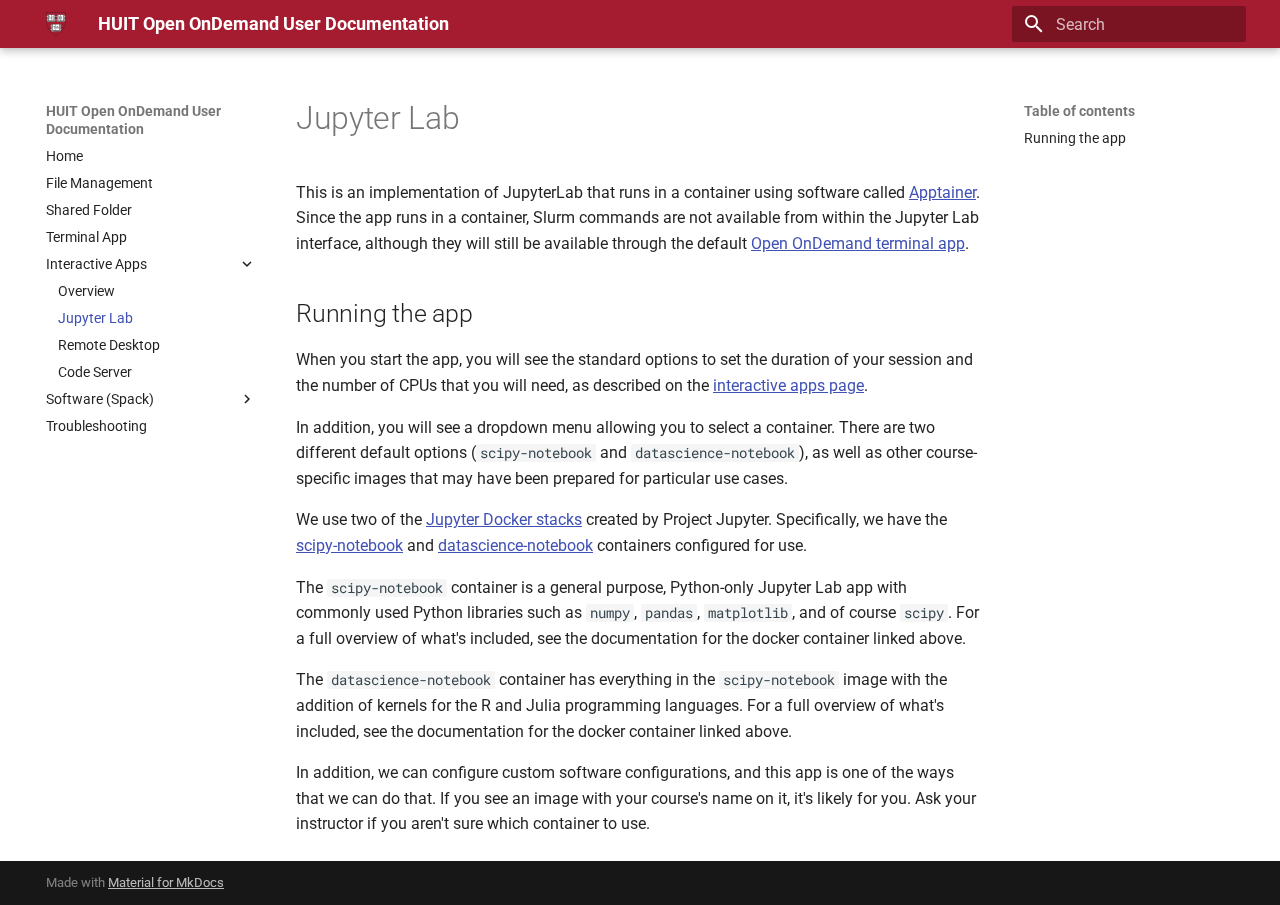
<file: jupyterlab-apptainer/index.html>
<!doctype html>
<html lang="en" class="no-js">
  <head>
    
      <meta charset="utf-8">
      <meta name="viewport" content="width=device-width,initial-scale=1">
      
      
      
      
        <link rel="prev" href="../interactive-apps/">
      
      
        <link rel="next" href="../remote-desktop-ros/">
      
      
      <link rel="icon" href="../assets/favicon.ico">
      <meta name="generator" content="mkdocs-1.6.0, mkdocs-material-9.5.32">
    
    
      
        <title>Jupyter Lab - HUIT Open OnDemand User Documentation</title>
      
    
    
      <link rel="stylesheet" href="../assets/stylesheets/main.3cba04c6.min.css">
      
        
        <link rel="stylesheet" href="../assets/stylesheets/palette.06af60db.min.css">
      
      


    
    
      
    
    
      
        
        
        <link rel="preconnect" href="https://fonts.gstatic.com" crossorigin>
        <link rel="stylesheet" href="https://fonts.googleapis.com/css?family=Roboto:300,300i,400,400i,700,700i%7CRoboto+Mono:400,400i,700,700i&display=fallback">
        <style>:root{--md-text-font:"Roboto";--md-code-font:"Roboto Mono"}</style>
      
    
    
      <link rel="stylesheet" href="../stylesheets/extra.css">
    
    <script>__md_scope=new URL("..",location),__md_hash=e=>[...e].reduce((e,_)=>(e<<5)-e+_.charCodeAt(0),0),__md_get=(e,_=localStorage,t=__md_scope)=>JSON.parse(_.getItem(t.pathname+"."+e)),__md_set=(e,_,t=localStorage,a=__md_scope)=>{try{t.setItem(a.pathname+"."+e,JSON.stringify(_))}catch(e){}}</script>
    
      

    
    
    
  </head>
  
  
    
    
    
    
    
    <body dir="ltr" data-md-color-scheme="harvard" data-md-color-primary="indigo" data-md-color-accent="indigo">
  
    
    <input class="md-toggle" data-md-toggle="drawer" type="checkbox" id="__drawer" autocomplete="off">
    <input class="md-toggle" data-md-toggle="search" type="checkbox" id="__search" autocomplete="off">
    <label class="md-overlay" for="__drawer"></label>
    <div data-md-component="skip">
      
        
        <a href="#jupyter-lab" class="md-skip">
          Skip to content
        </a>
      
    </div>
    <div data-md-component="announce">
      
    </div>
    
    
      

  

<header class="md-header md-header--shadow" data-md-component="header">
  <nav class="md-header__inner md-grid" aria-label="Header">
    <a href=".." title="HUIT Open OnDemand User Documentation" class="md-header__button md-logo" aria-label="HUIT Open OnDemand User Documentation" data-md-component="logo">
      
  <img src="../assets/harvard_shield.svg" alt="logo">

    </a>
    <label class="md-header__button md-icon" for="__drawer">
      
      <svg xmlns="http://www.w3.org/2000/svg" viewBox="0 0 24 24"><path d="M3 6h18v2H3V6m0 5h18v2H3v-2m0 5h18v2H3v-2Z"/></svg>
    </label>
    <div class="md-header__title" data-md-component="header-title">
      <div class="md-header__ellipsis">
        <div class="md-header__topic">
          <span class="md-ellipsis">
            HUIT Open OnDemand User Documentation
          </span>
        </div>
        <div class="md-header__topic" data-md-component="header-topic">
          <span class="md-ellipsis">
            
              Jupyter Lab
            
          </span>
        </div>
      </div>
    </div>
    
      
    
    
    
    
      <label class="md-header__button md-icon" for="__search">
        
        <svg xmlns="http://www.w3.org/2000/svg" viewBox="0 0 24 24"><path d="M9.5 3A6.5 6.5 0 0 1 16 9.5c0 1.61-.59 3.09-1.56 4.23l.27.27h.79l5 5-1.5 1.5-5-5v-.79l-.27-.27A6.516 6.516 0 0 1 9.5 16 6.5 6.5 0 0 1 3 9.5 6.5 6.5 0 0 1 9.5 3m0 2C7 5 5 7 5 9.5S7 14 9.5 14 14 12 14 9.5 12 5 9.5 5Z"/></svg>
      </label>
      <div class="md-search" data-md-component="search" role="dialog">
  <label class="md-search__overlay" for="__search"></label>
  <div class="md-search__inner" role="search">
    <form class="md-search__form" name="search">
      <input type="text" class="md-search__input" name="query" aria-label="Search" placeholder="Search" autocapitalize="off" autocorrect="off" autocomplete="off" spellcheck="false" data-md-component="search-query" required>
      <label class="md-search__icon md-icon" for="__search">
        
        <svg xmlns="http://www.w3.org/2000/svg" viewBox="0 0 24 24"><path d="M9.5 3A6.5 6.5 0 0 1 16 9.5c0 1.61-.59 3.09-1.56 4.23l.27.27h.79l5 5-1.5 1.5-5-5v-.79l-.27-.27A6.516 6.516 0 0 1 9.5 16 6.5 6.5 0 0 1 3 9.5 6.5 6.5 0 0 1 9.5 3m0 2C7 5 5 7 5 9.5S7 14 9.5 14 14 12 14 9.5 12 5 9.5 5Z"/></svg>
        
        <svg xmlns="http://www.w3.org/2000/svg" viewBox="0 0 24 24"><path d="M20 11v2H8l5.5 5.5-1.42 1.42L4.16 12l7.92-7.92L13.5 5.5 8 11h12Z"/></svg>
      </label>
      <nav class="md-search__options" aria-label="Search">
        
        <button type="reset" class="md-search__icon md-icon" title="Clear" aria-label="Clear" tabindex="-1">
          
          <svg xmlns="http://www.w3.org/2000/svg" viewBox="0 0 24 24"><path d="M19 6.41 17.59 5 12 10.59 6.41 5 5 6.41 10.59 12 5 17.59 6.41 19 12 13.41 17.59 19 19 17.59 13.41 12 19 6.41Z"/></svg>
        </button>
      </nav>
      
    </form>
    <div class="md-search__output">
      <div class="md-search__scrollwrap" tabindex="0" data-md-scrollfix>
        <div class="md-search-result" data-md-component="search-result">
          <div class="md-search-result__meta">
            Initializing search
          </div>
          <ol class="md-search-result__list" role="presentation"></ol>
        </div>
      </div>
    </div>
  </div>
</div>
    
    
  </nav>
  
</header>
    
    <div class="md-container" data-md-component="container">
      
      
        
          
        
      
      <main class="md-main" data-md-component="main">
        <div class="md-main__inner md-grid">
          
            
              
              <div class="md-sidebar md-sidebar--primary" data-md-component="sidebar" data-md-type="navigation" >
                <div class="md-sidebar__scrollwrap">
                  <div class="md-sidebar__inner">
                    



<nav class="md-nav md-nav--primary" aria-label="Navigation" data-md-level="0">
  <label class="md-nav__title" for="__drawer">
    <a href=".." title="HUIT Open OnDemand User Documentation" class="md-nav__button md-logo" aria-label="HUIT Open OnDemand User Documentation" data-md-component="logo">
      
  <img src="../assets/harvard_shield.svg" alt="logo">

    </a>
    HUIT Open OnDemand User Documentation
  </label>
  
  <ul class="md-nav__list" data-md-scrollfix>
    
      
      
  
  
  
  
    <li class="md-nav__item">
      <a href=".." class="md-nav__link">
        
  
  <span class="md-ellipsis">
    Home
  </span>
  

      </a>
    </li>
  

    
      
      
  
  
  
  
    <li class="md-nav__item">
      <a href="../file-management/" class="md-nav__link">
        
  
  <span class="md-ellipsis">
    File Management
  </span>
  

      </a>
    </li>
  

    
      
      
  
  
  
  
    <li class="md-nav__item">
      <a href="../shared-folder/" class="md-nav__link">
        
  
  <span class="md-ellipsis">
    Shared Folder
  </span>
  

      </a>
    </li>
  

    
      
      
  
  
  
  
    <li class="md-nav__item">
      <a href="../terminal/" class="md-nav__link">
        
  
  <span class="md-ellipsis">
    Terminal App
  </span>
  

      </a>
    </li>
  

    
      
      
  
  
    
  
  
  
    
    
    
    
    <li class="md-nav__item md-nav__item--active md-nav__item--nested">
      
        
        
        <input class="md-nav__toggle md-toggle " type="checkbox" id="__nav_5" checked>
        
          
          <label class="md-nav__link" for="__nav_5" id="__nav_5_label" tabindex="0">
            
  
  <span class="md-ellipsis">
    Interactive Apps
  </span>
  

            <span class="md-nav__icon md-icon"></span>
          </label>
        
        <nav class="md-nav" data-md-level="1" aria-labelledby="__nav_5_label" aria-expanded="true">
          <label class="md-nav__title" for="__nav_5">
            <span class="md-nav__icon md-icon"></span>
            Interactive Apps
          </label>
          <ul class="md-nav__list" data-md-scrollfix>
            
              
                
  
  
  
  
    <li class="md-nav__item">
      <a href="../interactive-apps/" class="md-nav__link">
        
  
  <span class="md-ellipsis">
    Overview
  </span>
  

      </a>
    </li>
  

              
            
              
                
  
  
    
  
  
  
    <li class="md-nav__item md-nav__item--active">
      
      <input class="md-nav__toggle md-toggle" type="checkbox" id="__toc">
      
      
        
      
      
        <label class="md-nav__link md-nav__link--active" for="__toc">
          
  
  <span class="md-ellipsis">
    Jupyter Lab
  </span>
  

          <span class="md-nav__icon md-icon"></span>
        </label>
      
      <a href="./" class="md-nav__link md-nav__link--active">
        
  
  <span class="md-ellipsis">
    Jupyter Lab
  </span>
  

      </a>
      
        

<nav class="md-nav md-nav--secondary" aria-label="Table of contents">
  
  
  
    
  
  
    <label class="md-nav__title" for="__toc">
      <span class="md-nav__icon md-icon"></span>
      Table of contents
    </label>
    <ul class="md-nav__list" data-md-component="toc" data-md-scrollfix>
      
        <li class="md-nav__item">
  <a href="#running-the-app" class="md-nav__link">
    <span class="md-ellipsis">
      Running the app
    </span>
  </a>
  
</li>
      
    </ul>
  
</nav>
      
    </li>
  

              
            
              
                
  
  
  
  
    <li class="md-nav__item">
      <a href="../remote-desktop-ros/" class="md-nav__link">
        
  
  <span class="md-ellipsis">
    Remote Desktop
  </span>
  

      </a>
    </li>
  

              
            
              
                
  
  
  
  
    <li class="md-nav__item">
      <a href="../vscode-app/" class="md-nav__link">
        
  
  <span class="md-ellipsis">
    Code Server
  </span>
  

      </a>
    </li>
  

              
            
          </ul>
        </nav>
      
    </li>
  

    
      
      
  
  
  
  
    
    
    
    
    <li class="md-nav__item md-nav__item--nested">
      
        
        
        <input class="md-nav__toggle md-toggle " type="checkbox" id="__nav_6" >
        
          
          <label class="md-nav__link" for="__nav_6" id="__nav_6_label" tabindex="0">
            
  
  <span class="md-ellipsis">
    Software (Spack)
  </span>
  

            <span class="md-nav__icon md-icon"></span>
          </label>
        
        <nav class="md-nav" data-md-level="1" aria-labelledby="__nav_6_label" aria-expanded="false">
          <label class="md-nav__title" for="__nav_6">
            <span class="md-nav__icon md-icon"></span>
            Software (Spack)
          </label>
          <ul class="md-nav__list" data-md-scrollfix>
            
              
                
  
  
  
  
    <li class="md-nav__item">
      <a href="../spack-shared-software/" class="md-nav__link">
        
  
  <span class="md-ellipsis">
    Overview / Global
  </span>
  

      </a>
    </li>
  

              
            
              
                
  
  
  
  
    <li class="md-nav__item">
      <a href="../spack-course-shared/" class="md-nav__link">
        
  
  <span class="md-ellipsis">
    Course level
  </span>
  

      </a>
    </li>
  

              
            
              
                
  
  
  
  
    <li class="md-nav__item">
      <a href="../spack-local/" class="md-nav__link">
        
  
  <span class="md-ellipsis">
    Personal install
  </span>
  

      </a>
    </li>
  

              
            
              
                
  
  
  
  
    <li class="md-nav__item">
      <a href="../package-management/" class="md-nav__link">
        
  
  <span class="md-ellipsis">
    Package management
  </span>
  

      </a>
    </li>
  

              
            
          </ul>
        </nav>
      
    </li>
  

    
      
      
  
  
  
  
    <li class="md-nav__item">
      <a href="../troubleshooting/" class="md-nav__link">
        
  
  <span class="md-ellipsis">
    Troubleshooting
  </span>
  

      </a>
    </li>
  

    
  </ul>
</nav>
                  </div>
                </div>
              </div>
            
            
              
              <div class="md-sidebar md-sidebar--secondary" data-md-component="sidebar" data-md-type="toc" >
                <div class="md-sidebar__scrollwrap">
                  <div class="md-sidebar__inner">
                    

<nav class="md-nav md-nav--secondary" aria-label="Table of contents">
  
  
  
    
  
  
    <label class="md-nav__title" for="__toc">
      <span class="md-nav__icon md-icon"></span>
      Table of contents
    </label>
    <ul class="md-nav__list" data-md-component="toc" data-md-scrollfix>
      
        <li class="md-nav__item">
  <a href="#running-the-app" class="md-nav__link">
    <span class="md-ellipsis">
      Running the app
    </span>
  </a>
  
</li>
      
    </ul>
  
</nav>
                  </div>
                </div>
              </div>
            
          
          
            <div class="md-content" data-md-component="content">
              <article class="md-content__inner md-typeset">
                
                  


<h1 id="jupyter-lab">Jupyter Lab</h1>
<p>This is an implementation of JupyterLab that runs in a container using software
called <a href="https://apptainer.org/">Apptainer</a>. Since the app runs in a container,
Slurm commands are not available from within the Jupyter Lab interface, although
they will still be available through the default <a href="../terminal/">Open OnDemand terminal
app</a>.</p>
<h2 id="running-the-app">Running the app</h2>
<p>When you start the app, you will see the standard options to set the duration of
your session and the number of CPUs that you will need, as described on the
<a href="../interactive-apps/">interactive apps page</a>.</p>
<p>In addition, you will see a dropdown menu allowing you to select a container.
There are two different default options (<code>scipy-notebook</code> and
<code>datascience-notebook</code>), as well as other course-specific images that may have
been prepared for particular use cases.</p>
<p>We use two of the <a href="https://jupyter-docker-stacks.readthedocs.io/en/latest/index.html">Jupyter Docker
stacks</a>
created by Project Jupyter. Specifically, we have the
<a href="https://jupyter-docker-stacks.readthedocs.io/en/latest/using/selecting.html#jupyter-scipy-notebook">scipy-notebook</a>
and
<a href="https://jupyter-docker-stacks.readthedocs.io/en/latest/using/selecting.html#jupyter-datascience-notebook">datascience-notebook</a>
containers configured for use.</p>
<p>The <code>scipy-notebook</code> container is a general purpose, Python-only Jupyter Lab app
with commonly used Python libraries such as <code>numpy</code>, <code>pandas</code>, <code>matplotlib</code>, and
of course <code>scipy</code>. For a full overview of what's included, see the documentation
for the docker container linked above.</p>
<p>The <code>datascience-notebook</code> container has everything in the <code>scipy-notebook</code>
image with the addition of kernels for the R and Julia programming languages.
For a full overview of what's included, see the documentation for the docker
container linked above.</p>
<p>In addition, we can configure custom software configurations, and this app is
one of the ways that we can do that. If you see an image with your course's name
on it, it's likely for you. Ask your instructor if you aren't sure which
container to use.</p>












                
              </article>
            </div>
          
          
<script>var target=document.getElementById(location.hash.slice(1));target&&target.name&&(target.checked=target.name.startsWith("__tabbed_"))</script>
        </div>
        
      </main>
      
        <footer class="md-footer">
  
  <div class="md-footer-meta md-typeset">
    <div class="md-footer-meta__inner md-grid">
      <div class="md-copyright">
  
  
    Made with
    <a href="https://squidfunk.github.io/mkdocs-material/" target="_blank" rel="noopener">
      Material for MkDocs
    </a>
  
</div>
      
    </div>
  </div>
</footer>
      
    </div>
    <div class="md-dialog" data-md-component="dialog">
      <div class="md-dialog__inner md-typeset"></div>
    </div>
    
    
    <script id="__config" type="application/json">{"base": "..", "features": [], "search": "../assets/javascripts/workers/search.b8dbb3d2.min.js", "translations": {"clipboard.copied": "Copied to clipboard", "clipboard.copy": "Copy to clipboard", "search.result.more.one": "1 more on this page", "search.result.more.other": "# more on this page", "search.result.none": "No matching documents", "search.result.one": "1 matching document", "search.result.other": "# matching documents", "search.result.placeholder": "Type to start searching", "search.result.term.missing": "Missing", "select.version": "Select version"}}</script>
    
    
      <script src="../assets/javascripts/bundle.471ce7a9.min.js"></script>
      
    
  </body>
</html>
</file>
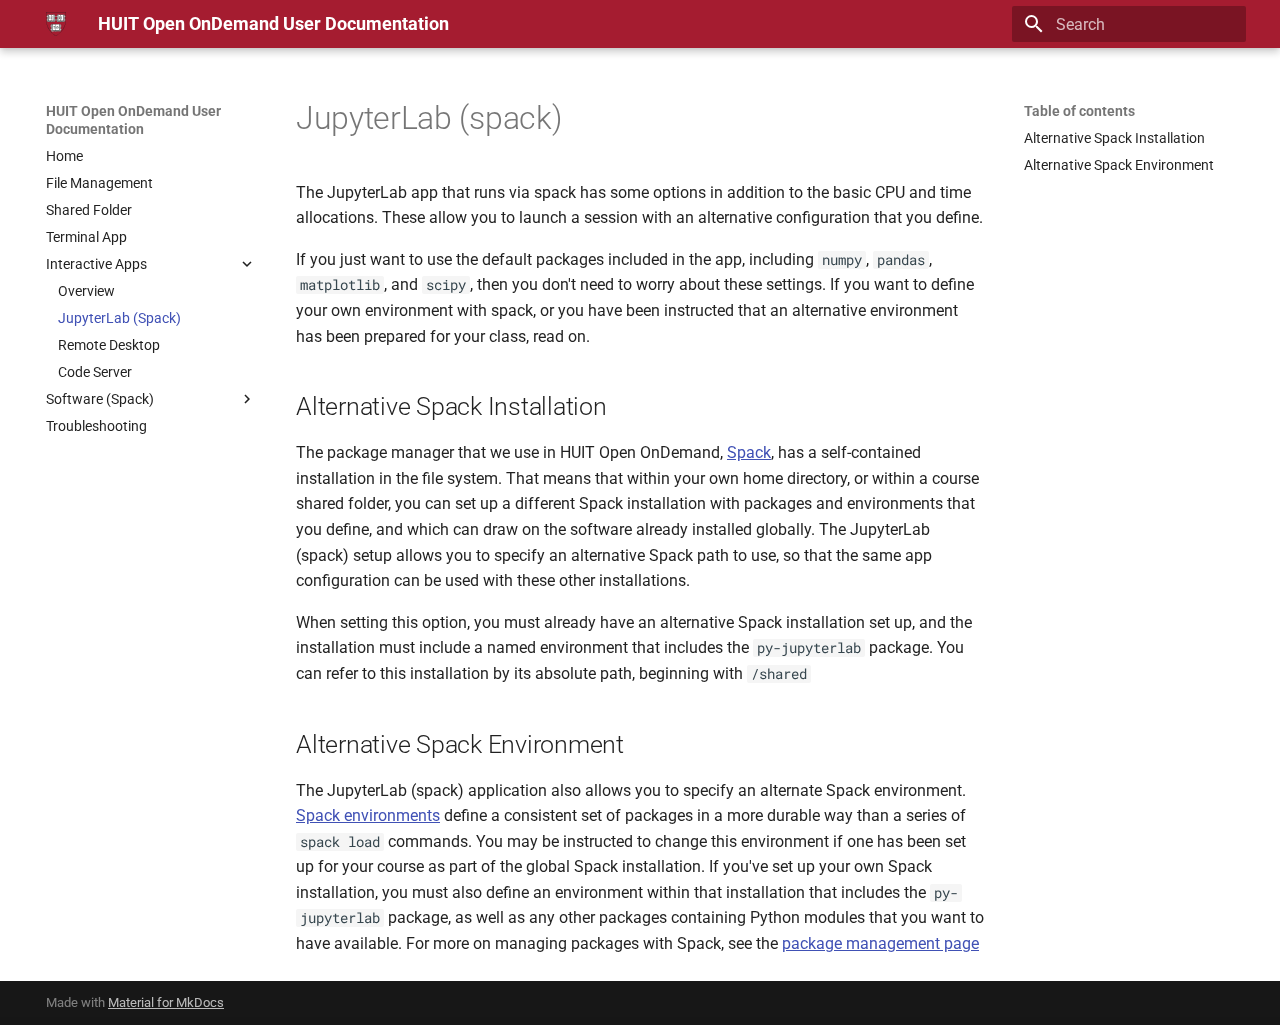
<file: jupyterlab-spack/index.html>
<!doctype html>
<html lang="en" class="no-js">
  <head>
    
      <meta charset="utf-8">
      <meta name="viewport" content="width=device-width,initial-scale=1">
      
      
      
      
        <link rel="prev" href="../interactive-apps/">
      
      
        <link rel="next" href="../remote-desktop-ros/">
      
      
      <link rel="icon" href="../assets/favicon.ico">
      <meta name="generator" content="mkdocs-1.6.0, mkdocs-material-9.5.32">
    
    
      
        <title>JupyterLab (Spack) - HUIT Open OnDemand User Documentation</title>
      
    
    
      <link rel="stylesheet" href="../assets/stylesheets/main.3cba04c6.min.css">
      
        
        <link rel="stylesheet" href="../assets/stylesheets/palette.06af60db.min.css">
      
      


    
    
      
    
    
      
        
        
        <link rel="preconnect" href="https://fonts.gstatic.com" crossorigin>
        <link rel="stylesheet" href="https://fonts.googleapis.com/css?family=Roboto:300,300i,400,400i,700,700i%7CRoboto+Mono:400,400i,700,700i&display=fallback">
        <style>:root{--md-text-font:"Roboto";--md-code-font:"Roboto Mono"}</style>
      
    
    
      <link rel="stylesheet" href="../stylesheets/extra.css">
    
    <script>__md_scope=new URL("..",location),__md_hash=e=>[...e].reduce((e,_)=>(e<<5)-e+_.charCodeAt(0),0),__md_get=(e,_=localStorage,t=__md_scope)=>JSON.parse(_.getItem(t.pathname+"."+e)),__md_set=(e,_,t=localStorage,a=__md_scope)=>{try{t.setItem(a.pathname+"."+e,JSON.stringify(_))}catch(e){}}</script>
    
      

    
    
    
  </head>
  
  
    
    
    
    
    
    <body dir="ltr" data-md-color-scheme="harvard" data-md-color-primary="indigo" data-md-color-accent="indigo">
  
    
    <input class="md-toggle" data-md-toggle="drawer" type="checkbox" id="__drawer" autocomplete="off">
    <input class="md-toggle" data-md-toggle="search" type="checkbox" id="__search" autocomplete="off">
    <label class="md-overlay" for="__drawer"></label>
    <div data-md-component="skip">
      
        
        <a href="#jupyterlab-spack" class="md-skip">
          Skip to content
        </a>
      
    </div>
    <div data-md-component="announce">
      
    </div>
    
    
      

  

<header class="md-header md-header--shadow" data-md-component="header">
  <nav class="md-header__inner md-grid" aria-label="Header">
    <a href=".." title="HUIT Open OnDemand User Documentation" class="md-header__button md-logo" aria-label="HUIT Open OnDemand User Documentation" data-md-component="logo">
      
  <img src="../assets/harvard_shield.svg" alt="logo">

    </a>
    <label class="md-header__button md-icon" for="__drawer">
      
      <svg xmlns="http://www.w3.org/2000/svg" viewBox="0 0 24 24"><path d="M3 6h18v2H3V6m0 5h18v2H3v-2m0 5h18v2H3v-2Z"/></svg>
    </label>
    <div class="md-header__title" data-md-component="header-title">
      <div class="md-header__ellipsis">
        <div class="md-header__topic">
          <span class="md-ellipsis">
            HUIT Open OnDemand User Documentation
          </span>
        </div>
        <div class="md-header__topic" data-md-component="header-topic">
          <span class="md-ellipsis">
            
              JupyterLab (Spack)
            
          </span>
        </div>
      </div>
    </div>
    
      
    
    
    
    
      <label class="md-header__button md-icon" for="__search">
        
        <svg xmlns="http://www.w3.org/2000/svg" viewBox="0 0 24 24"><path d="M9.5 3A6.5 6.5 0 0 1 16 9.5c0 1.61-.59 3.09-1.56 4.23l.27.27h.79l5 5-1.5 1.5-5-5v-.79l-.27-.27A6.516 6.516 0 0 1 9.5 16 6.5 6.5 0 0 1 3 9.5 6.5 6.5 0 0 1 9.5 3m0 2C7 5 5 7 5 9.5S7 14 9.5 14 14 12 14 9.5 12 5 9.5 5Z"/></svg>
      </label>
      <div class="md-search" data-md-component="search" role="dialog">
  <label class="md-search__overlay" for="__search"></label>
  <div class="md-search__inner" role="search">
    <form class="md-search__form" name="search">
      <input type="text" class="md-search__input" name="query" aria-label="Search" placeholder="Search" autocapitalize="off" autocorrect="off" autocomplete="off" spellcheck="false" data-md-component="search-query" required>
      <label class="md-search__icon md-icon" for="__search">
        
        <svg xmlns="http://www.w3.org/2000/svg" viewBox="0 0 24 24"><path d="M9.5 3A6.5 6.5 0 0 1 16 9.5c0 1.61-.59 3.09-1.56 4.23l.27.27h.79l5 5-1.5 1.5-5-5v-.79l-.27-.27A6.516 6.516 0 0 1 9.5 16 6.5 6.5 0 0 1 3 9.5 6.5 6.5 0 0 1 9.5 3m0 2C7 5 5 7 5 9.5S7 14 9.5 14 14 12 14 9.5 12 5 9.5 5Z"/></svg>
        
        <svg xmlns="http://www.w3.org/2000/svg" viewBox="0 0 24 24"><path d="M20 11v2H8l5.5 5.5-1.42 1.42L4.16 12l7.92-7.92L13.5 5.5 8 11h12Z"/></svg>
      </label>
      <nav class="md-search__options" aria-label="Search">
        
        <button type="reset" class="md-search__icon md-icon" title="Clear" aria-label="Clear" tabindex="-1">
          
          <svg xmlns="http://www.w3.org/2000/svg" viewBox="0 0 24 24"><path d="M19 6.41 17.59 5 12 10.59 6.41 5 5 6.41 10.59 12 5 17.59 6.41 19 12 13.41 17.59 19 19 17.59 13.41 12 19 6.41Z"/></svg>
        </button>
      </nav>
      
    </form>
    <div class="md-search__output">
      <div class="md-search__scrollwrap" tabindex="0" data-md-scrollfix>
        <div class="md-search-result" data-md-component="search-result">
          <div class="md-search-result__meta">
            Initializing search
          </div>
          <ol class="md-search-result__list" role="presentation"></ol>
        </div>
      </div>
    </div>
  </div>
</div>
    
    
  </nav>
  
</header>
    
    <div class="md-container" data-md-component="container">
      
      
        
          
        
      
      <main class="md-main" data-md-component="main">
        <div class="md-main__inner md-grid">
          
            
              
              <div class="md-sidebar md-sidebar--primary" data-md-component="sidebar" data-md-type="navigation" >
                <div class="md-sidebar__scrollwrap">
                  <div class="md-sidebar__inner">
                    



<nav class="md-nav md-nav--primary" aria-label="Navigation" data-md-level="0">
  <label class="md-nav__title" for="__drawer">
    <a href=".." title="HUIT Open OnDemand User Documentation" class="md-nav__button md-logo" aria-label="HUIT Open OnDemand User Documentation" data-md-component="logo">
      
  <img src="../assets/harvard_shield.svg" alt="logo">

    </a>
    HUIT Open OnDemand User Documentation
  </label>
  
  <ul class="md-nav__list" data-md-scrollfix>
    
      
      
  
  
  
  
    <li class="md-nav__item">
      <a href=".." class="md-nav__link">
        
  
  <span class="md-ellipsis">
    Home
  </span>
  

      </a>
    </li>
  

    
      
      
  
  
  
  
    <li class="md-nav__item">
      <a href="../file-management/" class="md-nav__link">
        
  
  <span class="md-ellipsis">
    File Management
  </span>
  

      </a>
    </li>
  

    
      
      
  
  
  
  
    <li class="md-nav__item">
      <a href="../shared-folder/" class="md-nav__link">
        
  
  <span class="md-ellipsis">
    Shared Folder
  </span>
  

      </a>
    </li>
  

    
      
      
  
  
  
  
    <li class="md-nav__item">
      <a href="../terminal/" class="md-nav__link">
        
  
  <span class="md-ellipsis">
    Terminal App
  </span>
  

      </a>
    </li>
  

    
      
      
  
  
    
  
  
  
    
    
    
    
    <li class="md-nav__item md-nav__item--active md-nav__item--nested">
      
        
        
        <input class="md-nav__toggle md-toggle " type="checkbox" id="__nav_5" checked>
        
          
          <label class="md-nav__link" for="__nav_5" id="__nav_5_label" tabindex="0">
            
  
  <span class="md-ellipsis">
    Interactive Apps
  </span>
  

            <span class="md-nav__icon md-icon"></span>
          </label>
        
        <nav class="md-nav" data-md-level="1" aria-labelledby="__nav_5_label" aria-expanded="true">
          <label class="md-nav__title" for="__nav_5">
            <span class="md-nav__icon md-icon"></span>
            Interactive Apps
          </label>
          <ul class="md-nav__list" data-md-scrollfix>
            
              
                
  
  
  
  
    <li class="md-nav__item">
      <a href="../interactive-apps/" class="md-nav__link">
        
  
  <span class="md-ellipsis">
    Overview
  </span>
  

      </a>
    </li>
  

              
            
              
                
  
  
    
  
  
  
    <li class="md-nav__item md-nav__item--active">
      
      <input class="md-nav__toggle md-toggle" type="checkbox" id="__toc">
      
      
        
      
      
        <label class="md-nav__link md-nav__link--active" for="__toc">
          
  
  <span class="md-ellipsis">
    JupyterLab (Spack)
  </span>
  

          <span class="md-nav__icon md-icon"></span>
        </label>
      
      <a href="./" class="md-nav__link md-nav__link--active">
        
  
  <span class="md-ellipsis">
    JupyterLab (Spack)
  </span>
  

      </a>
      
        

<nav class="md-nav md-nav--secondary" aria-label="Table of contents">
  
  
  
    
  
  
    <label class="md-nav__title" for="__toc">
      <span class="md-nav__icon md-icon"></span>
      Table of contents
    </label>
    <ul class="md-nav__list" data-md-component="toc" data-md-scrollfix>
      
        <li class="md-nav__item">
  <a href="#alternative-spack-installation" class="md-nav__link">
    <span class="md-ellipsis">
      Alternative Spack Installation
    </span>
  </a>
  
</li>
      
        <li class="md-nav__item">
  <a href="#alternative-spack-environment" class="md-nav__link">
    <span class="md-ellipsis">
      Alternative Spack Environment
    </span>
  </a>
  
</li>
      
    </ul>
  
</nav>
      
    </li>
  

              
            
              
                
  
  
  
  
    <li class="md-nav__item">
      <a href="../remote-desktop-ros/" class="md-nav__link">
        
  
  <span class="md-ellipsis">
    Remote Desktop
  </span>
  

      </a>
    </li>
  

              
            
              
                
  
  
  
  
    <li class="md-nav__item">
      <a href="../vscode-app/" class="md-nav__link">
        
  
  <span class="md-ellipsis">
    Code Server
  </span>
  

      </a>
    </li>
  

              
            
          </ul>
        </nav>
      
    </li>
  

    
      
      
  
  
  
  
    
    
    
    
    <li class="md-nav__item md-nav__item--nested">
      
        
        
        <input class="md-nav__toggle md-toggle " type="checkbox" id="__nav_6" >
        
          
          <label class="md-nav__link" for="__nav_6" id="__nav_6_label" tabindex="0">
            
  
  <span class="md-ellipsis">
    Software (Spack)
  </span>
  

            <span class="md-nav__icon md-icon"></span>
          </label>
        
        <nav class="md-nav" data-md-level="1" aria-labelledby="__nav_6_label" aria-expanded="false">
          <label class="md-nav__title" for="__nav_6">
            <span class="md-nav__icon md-icon"></span>
            Software (Spack)
          </label>
          <ul class="md-nav__list" data-md-scrollfix>
            
              
                
  
  
  
  
    <li class="md-nav__item">
      <a href="../spack-shared-software/" class="md-nav__link">
        
  
  <span class="md-ellipsis">
    Overview / Global
  </span>
  

      </a>
    </li>
  

              
            
              
                
  
  
  
  
    <li class="md-nav__item">
      <a href="../spack-course-shared/" class="md-nav__link">
        
  
  <span class="md-ellipsis">
    Course level
  </span>
  

      </a>
    </li>
  

              
            
              
                
  
  
  
  
    <li class="md-nav__item">
      <a href="../spack-local/" class="md-nav__link">
        
  
  <span class="md-ellipsis">
    Personal install
  </span>
  

      </a>
    </li>
  

              
            
              
                
  
  
  
  
    <li class="md-nav__item">
      <a href="../package-management/" class="md-nav__link">
        
  
  <span class="md-ellipsis">
    Package management
  </span>
  

      </a>
    </li>
  

              
            
          </ul>
        </nav>
      
    </li>
  

    
      
      
  
  
  
  
    <li class="md-nav__item">
      <a href="../troubleshooting/" class="md-nav__link">
        
  
  <span class="md-ellipsis">
    Troubleshooting
  </span>
  

      </a>
    </li>
  

    
  </ul>
</nav>
                  </div>
                </div>
              </div>
            
            
              
              <div class="md-sidebar md-sidebar--secondary" data-md-component="sidebar" data-md-type="toc" >
                <div class="md-sidebar__scrollwrap">
                  <div class="md-sidebar__inner">
                    

<nav class="md-nav md-nav--secondary" aria-label="Table of contents">
  
  
  
    
  
  
    <label class="md-nav__title" for="__toc">
      <span class="md-nav__icon md-icon"></span>
      Table of contents
    </label>
    <ul class="md-nav__list" data-md-component="toc" data-md-scrollfix>
      
        <li class="md-nav__item">
  <a href="#alternative-spack-installation" class="md-nav__link">
    <span class="md-ellipsis">
      Alternative Spack Installation
    </span>
  </a>
  
</li>
      
        <li class="md-nav__item">
  <a href="#alternative-spack-environment" class="md-nav__link">
    <span class="md-ellipsis">
      Alternative Spack Environment
    </span>
  </a>
  
</li>
      
    </ul>
  
</nav>
                  </div>
                </div>
              </div>
            
          
          
            <div class="md-content" data-md-component="content">
              <article class="md-content__inner md-typeset">
                
                  


<h1 id="jupyterlab-spack">JupyterLab (spack)</h1>
<p>The JupyterLab app that runs via spack has some options in addition to the basic
CPU and time allocations. These allow you to launch a session with an
alternative configuration that you define. </p>
<p>If you just want to use the default packages included in the app, including
<code>numpy</code>, <code>pandas</code>, <code>matplotlib</code>, and <code>scipy</code>, then you don't need to worry about
these settings. If you want to define your own environment with spack, or you
have been instructed that an alternative environment has been prepared for your
class, read on.</p>
<h2 id="alternative-spack-installation">Alternative Spack Installation</h2>
<p>The package manager that we use in HUIT Open OnDemand,
<a href="https://spack.io/">Spack</a>, has a self-contained installation in the file
system. That means that within your own home directory, or within a course
shared folder, you can set up a different Spack installation with packages and
environments that you define, and which can draw on the software already
installed globally. The JupyterLab (spack) setup allows you to specify an
alternative Spack path to use, so that the same app configuration can be used
with these other installations.</p>
<p>When setting this option, you must already have an alternative Spack
installation set up, and the installation must include a named environment that
includes the <code>py-jupyterlab</code> package. You can refer to this installation by its
absolute path, beginning with <code>/shared</code></p>
<h2 id="alternative-spack-environment">Alternative Spack Environment</h2>
<p>The JupyterLab (spack) application also allows you to specify an alternate Spack
environment. <a href="https://spack-tutorial.readthedocs.io/en/latest/tutorial_environments.html">Spack
environments</a>
define a consistent set of packages in a more durable way than a series of
<code>spack load</code> commands. You may be instructed to change this environment if one
has been set up for your course as part of the global Spack installation. If
you've set up your own Spack installation, you must also define an environment
within that installation that includes the <code>py-jupyterlab</code> package, as well as
any other packages containing Python modules that you want to have available.
For more on managing packages with Spack, see the <a href="../package-management/">package management
page</a></p>












                
              </article>
            </div>
          
          
<script>var target=document.getElementById(location.hash.slice(1));target&&target.name&&(target.checked=target.name.startsWith("__tabbed_"))</script>
        </div>
        
      </main>
      
        <footer class="md-footer">
  
  <div class="md-footer-meta md-typeset">
    <div class="md-footer-meta__inner md-grid">
      <div class="md-copyright">
  
  
    Made with
    <a href="https://squidfunk.github.io/mkdocs-material/" target="_blank" rel="noopener">
      Material for MkDocs
    </a>
  
</div>
      
    </div>
  </div>
</footer>
      
    </div>
    <div class="md-dialog" data-md-component="dialog">
      <div class="md-dialog__inner md-typeset"></div>
    </div>
    
    
    <script id="__config" type="application/json">{"base": "..", "features": [], "search": "../assets/javascripts/workers/search.b8dbb3d2.min.js", "translations": {"clipboard.copied": "Copied to clipboard", "clipboard.copy": "Copy to clipboard", "search.result.more.one": "1 more on this page", "search.result.more.other": "# more on this page", "search.result.none": "No matching documents", "search.result.one": "1 matching document", "search.result.other": "# matching documents", "search.result.placeholder": "Type to start searching", "search.result.term.missing": "Missing", "select.version": "Select version"}}</script>
    
    
      <script src="../assets/javascripts/bundle.471ce7a9.min.js"></script>
      
    
  </body>
</html>
</file>
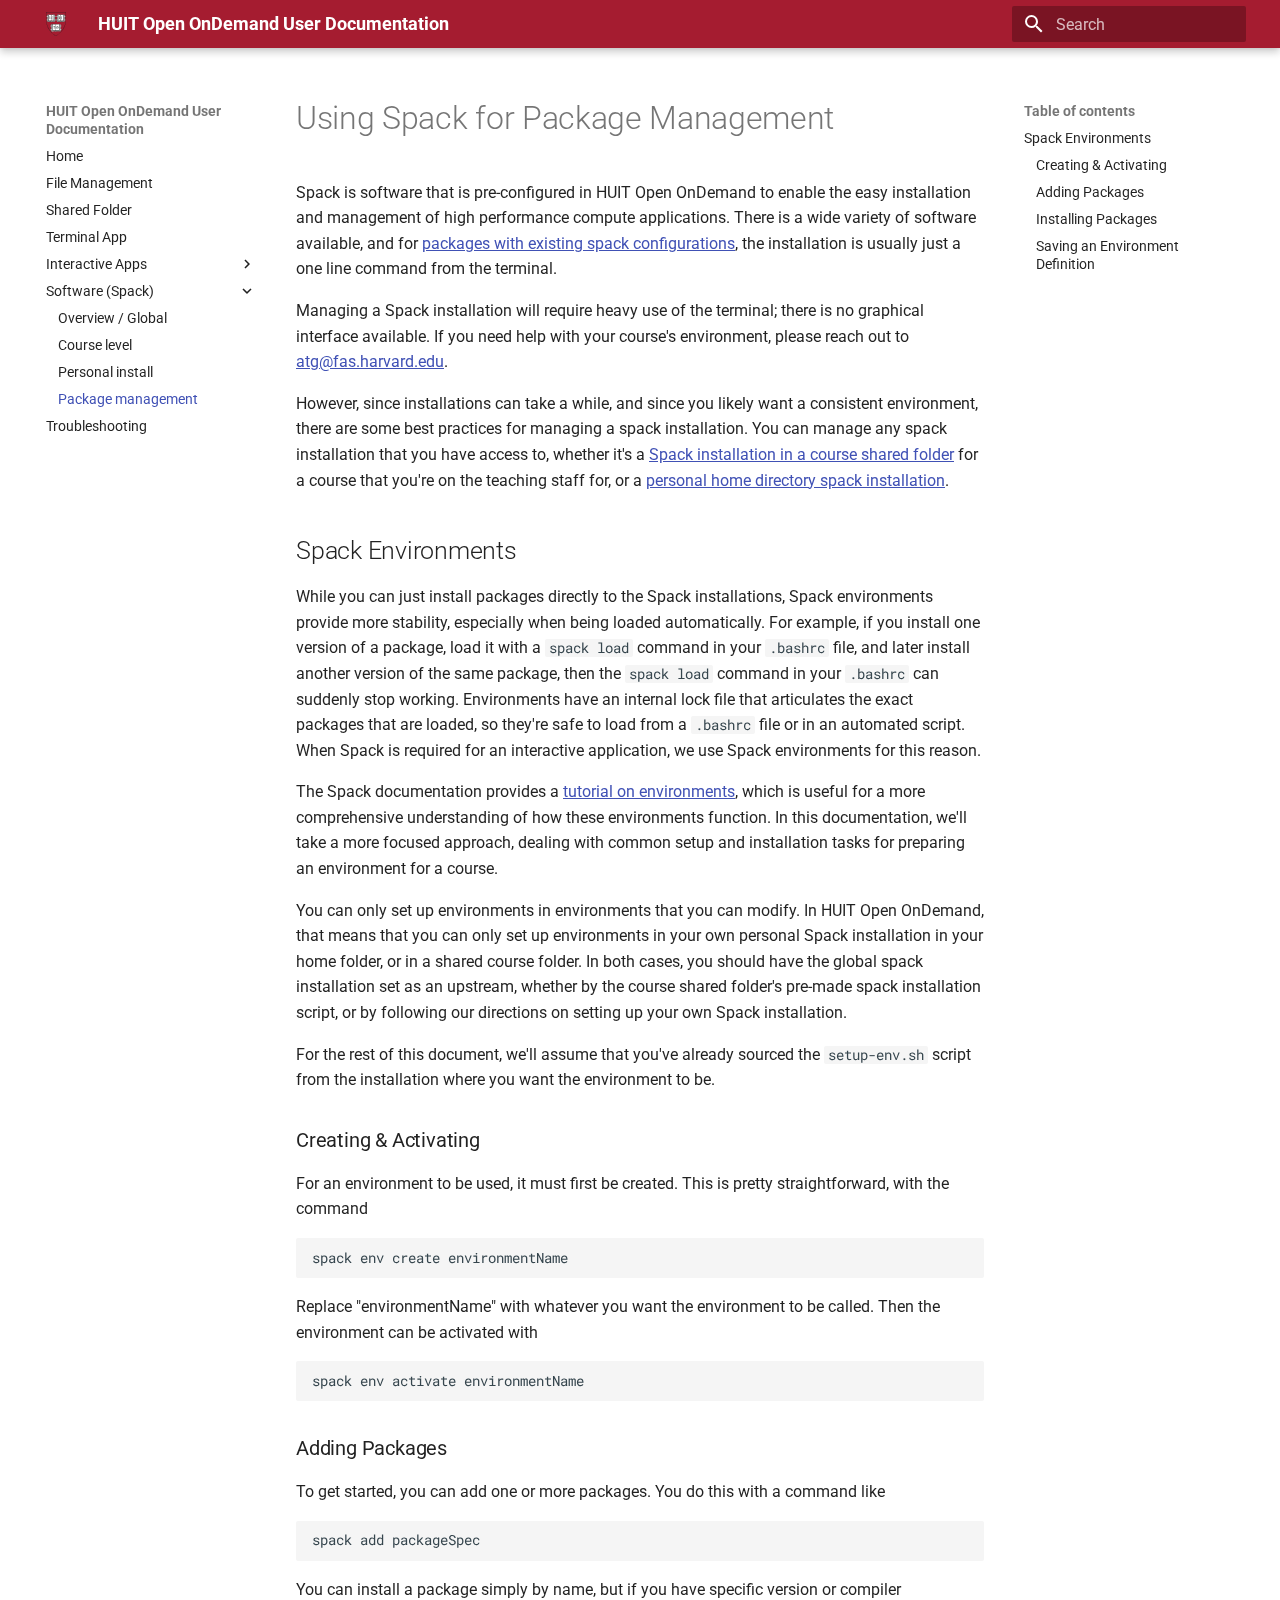
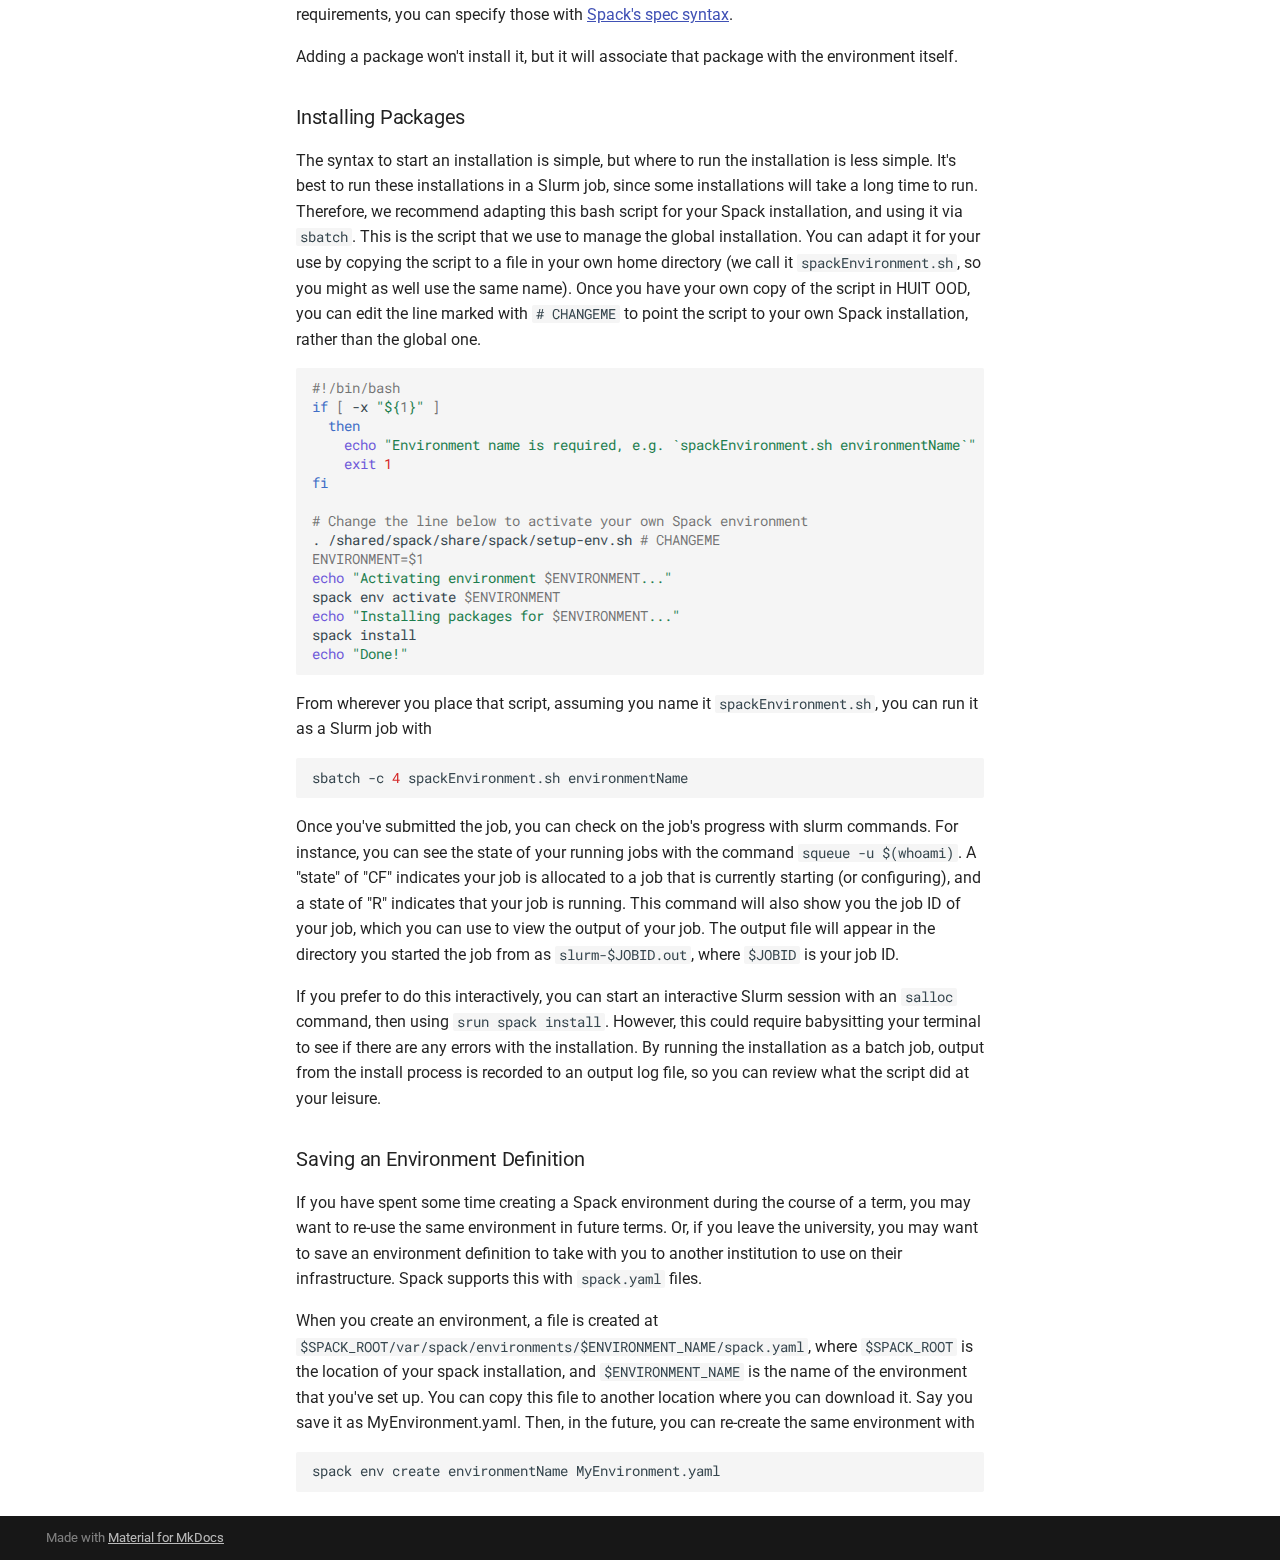
<file: package-management/index.html>
<!doctype html>
<html lang="en" class="no-js">
  <head>
    
      <meta charset="utf-8">
      <meta name="viewport" content="width=device-width,initial-scale=1">
      
      
      
      
        <link rel="prev" href="../spack-local/">
      
      
        <link rel="next" href="../troubleshooting/">
      
      
      <link rel="icon" href="../assets/favicon.ico">
      <meta name="generator" content="mkdocs-1.6.0, mkdocs-material-9.5.32">
    
    
      
        <title>Package management - HUIT Open OnDemand User Documentation</title>
      
    
    
      <link rel="stylesheet" href="../assets/stylesheets/main.3cba04c6.min.css">
      
        
        <link rel="stylesheet" href="../assets/stylesheets/palette.06af60db.min.css">
      
      


    
    
      
    
    
      
        
        
        <link rel="preconnect" href="https://fonts.gstatic.com" crossorigin>
        <link rel="stylesheet" href="https://fonts.googleapis.com/css?family=Roboto:300,300i,400,400i,700,700i%7CRoboto+Mono:400,400i,700,700i&display=fallback">
        <style>:root{--md-text-font:"Roboto";--md-code-font:"Roboto Mono"}</style>
      
    
    
      <link rel="stylesheet" href="../stylesheets/extra.css">
    
    <script>__md_scope=new URL("..",location),__md_hash=e=>[...e].reduce((e,_)=>(e<<5)-e+_.charCodeAt(0),0),__md_get=(e,_=localStorage,t=__md_scope)=>JSON.parse(_.getItem(t.pathname+"."+e)),__md_set=(e,_,t=localStorage,a=__md_scope)=>{try{t.setItem(a.pathname+"."+e,JSON.stringify(_))}catch(e){}}</script>
    
      

    
    
    
  </head>
  
  
    
    
    
    
    
    <body dir="ltr" data-md-color-scheme="harvard" data-md-color-primary="indigo" data-md-color-accent="indigo">
  
    
    <input class="md-toggle" data-md-toggle="drawer" type="checkbox" id="__drawer" autocomplete="off">
    <input class="md-toggle" data-md-toggle="search" type="checkbox" id="__search" autocomplete="off">
    <label class="md-overlay" for="__drawer"></label>
    <div data-md-component="skip">
      
        
        <a href="#using-spack-for-package-management" class="md-skip">
          Skip to content
        </a>
      
    </div>
    <div data-md-component="announce">
      
    </div>
    
    
      

  

<header class="md-header md-header--shadow" data-md-component="header">
  <nav class="md-header__inner md-grid" aria-label="Header">
    <a href=".." title="HUIT Open OnDemand User Documentation" class="md-header__button md-logo" aria-label="HUIT Open OnDemand User Documentation" data-md-component="logo">
      
  <img src="../assets/harvard_shield.svg" alt="logo">

    </a>
    <label class="md-header__button md-icon" for="__drawer">
      
      <svg xmlns="http://www.w3.org/2000/svg" viewBox="0 0 24 24"><path d="M3 6h18v2H3V6m0 5h18v2H3v-2m0 5h18v2H3v-2Z"/></svg>
    </label>
    <div class="md-header__title" data-md-component="header-title">
      <div class="md-header__ellipsis">
        <div class="md-header__topic">
          <span class="md-ellipsis">
            HUIT Open OnDemand User Documentation
          </span>
        </div>
        <div class="md-header__topic" data-md-component="header-topic">
          <span class="md-ellipsis">
            
              Package management
            
          </span>
        </div>
      </div>
    </div>
    
      
    
    
    
    
      <label class="md-header__button md-icon" for="__search">
        
        <svg xmlns="http://www.w3.org/2000/svg" viewBox="0 0 24 24"><path d="M9.5 3A6.5 6.5 0 0 1 16 9.5c0 1.61-.59 3.09-1.56 4.23l.27.27h.79l5 5-1.5 1.5-5-5v-.79l-.27-.27A6.516 6.516 0 0 1 9.5 16 6.5 6.5 0 0 1 3 9.5 6.5 6.5 0 0 1 9.5 3m0 2C7 5 5 7 5 9.5S7 14 9.5 14 14 12 14 9.5 12 5 9.5 5Z"/></svg>
      </label>
      <div class="md-search" data-md-component="search" role="dialog">
  <label class="md-search__overlay" for="__search"></label>
  <div class="md-search__inner" role="search">
    <form class="md-search__form" name="search">
      <input type="text" class="md-search__input" name="query" aria-label="Search" placeholder="Search" autocapitalize="off" autocorrect="off" autocomplete="off" spellcheck="false" data-md-component="search-query" required>
      <label class="md-search__icon md-icon" for="__search">
        
        <svg xmlns="http://www.w3.org/2000/svg" viewBox="0 0 24 24"><path d="M9.5 3A6.5 6.5 0 0 1 16 9.5c0 1.61-.59 3.09-1.56 4.23l.27.27h.79l5 5-1.5 1.5-5-5v-.79l-.27-.27A6.516 6.516 0 0 1 9.5 16 6.5 6.5 0 0 1 3 9.5 6.5 6.5 0 0 1 9.5 3m0 2C7 5 5 7 5 9.5S7 14 9.5 14 14 12 14 9.5 12 5 9.5 5Z"/></svg>
        
        <svg xmlns="http://www.w3.org/2000/svg" viewBox="0 0 24 24"><path d="M20 11v2H8l5.5 5.5-1.42 1.42L4.16 12l7.92-7.92L13.5 5.5 8 11h12Z"/></svg>
      </label>
      <nav class="md-search__options" aria-label="Search">
        
        <button type="reset" class="md-search__icon md-icon" title="Clear" aria-label="Clear" tabindex="-1">
          
          <svg xmlns="http://www.w3.org/2000/svg" viewBox="0 0 24 24"><path d="M19 6.41 17.59 5 12 10.59 6.41 5 5 6.41 10.59 12 5 17.59 6.41 19 12 13.41 17.59 19 19 17.59 13.41 12 19 6.41Z"/></svg>
        </button>
      </nav>
      
    </form>
    <div class="md-search__output">
      <div class="md-search__scrollwrap" tabindex="0" data-md-scrollfix>
        <div class="md-search-result" data-md-component="search-result">
          <div class="md-search-result__meta">
            Initializing search
          </div>
          <ol class="md-search-result__list" role="presentation"></ol>
        </div>
      </div>
    </div>
  </div>
</div>
    
    
  </nav>
  
</header>
    
    <div class="md-container" data-md-component="container">
      
      
        
          
        
      
      <main class="md-main" data-md-component="main">
        <div class="md-main__inner md-grid">
          
            
              
              <div class="md-sidebar md-sidebar--primary" data-md-component="sidebar" data-md-type="navigation" >
                <div class="md-sidebar__scrollwrap">
                  <div class="md-sidebar__inner">
                    



<nav class="md-nav md-nav--primary" aria-label="Navigation" data-md-level="0">
  <label class="md-nav__title" for="__drawer">
    <a href=".." title="HUIT Open OnDemand User Documentation" class="md-nav__button md-logo" aria-label="HUIT Open OnDemand User Documentation" data-md-component="logo">
      
  <img src="../assets/harvard_shield.svg" alt="logo">

    </a>
    HUIT Open OnDemand User Documentation
  </label>
  
  <ul class="md-nav__list" data-md-scrollfix>
    
      
      
  
  
  
  
    <li class="md-nav__item">
      <a href=".." class="md-nav__link">
        
  
  <span class="md-ellipsis">
    Home
  </span>
  

      </a>
    </li>
  

    
      
      
  
  
  
  
    <li class="md-nav__item">
      <a href="../file-management/" class="md-nav__link">
        
  
  <span class="md-ellipsis">
    File Management
  </span>
  

      </a>
    </li>
  

    
      
      
  
  
  
  
    <li class="md-nav__item">
      <a href="../shared-folder/" class="md-nav__link">
        
  
  <span class="md-ellipsis">
    Shared Folder
  </span>
  

      </a>
    </li>
  

    
      
      
  
  
  
  
    <li class="md-nav__item">
      <a href="../terminal/" class="md-nav__link">
        
  
  <span class="md-ellipsis">
    Terminal App
  </span>
  

      </a>
    </li>
  

    
      
      
  
  
  
  
    
    
    
    
    <li class="md-nav__item md-nav__item--nested">
      
        
        
        <input class="md-nav__toggle md-toggle " type="checkbox" id="__nav_5" >
        
          
          <label class="md-nav__link" for="__nav_5" id="__nav_5_label" tabindex="0">
            
  
  <span class="md-ellipsis">
    Interactive Apps
  </span>
  

            <span class="md-nav__icon md-icon"></span>
          </label>
        
        <nav class="md-nav" data-md-level="1" aria-labelledby="__nav_5_label" aria-expanded="false">
          <label class="md-nav__title" for="__nav_5">
            <span class="md-nav__icon md-icon"></span>
            Interactive Apps
          </label>
          <ul class="md-nav__list" data-md-scrollfix>
            
              
                
  
  
  
  
    <li class="md-nav__item">
      <a href="../interactive-apps/" class="md-nav__link">
        
  
  <span class="md-ellipsis">
    Overview
  </span>
  

      </a>
    </li>
  

              
            
              
                
  
  
  
  
    <li class="md-nav__item">
      <a href="../jupyterlab-apptainer/" class="md-nav__link">
        
  
  <span class="md-ellipsis">
    Jupyter Lab
  </span>
  

      </a>
    </li>
  

              
            
              
                
  
  
  
  
    <li class="md-nav__item">
      <a href="../remote-desktop-ros/" class="md-nav__link">
        
  
  <span class="md-ellipsis">
    Remote Desktop
  </span>
  

      </a>
    </li>
  

              
            
              
                
  
  
  
  
    <li class="md-nav__item">
      <a href="../vscode-app/" class="md-nav__link">
        
  
  <span class="md-ellipsis">
    Code Server
  </span>
  

      </a>
    </li>
  

              
            
          </ul>
        </nav>
      
    </li>
  

    
      
      
  
  
    
  
  
  
    
    
    
    
    <li class="md-nav__item md-nav__item--active md-nav__item--nested">
      
        
        
        <input class="md-nav__toggle md-toggle " type="checkbox" id="__nav_6" checked>
        
          
          <label class="md-nav__link" for="__nav_6" id="__nav_6_label" tabindex="0">
            
  
  <span class="md-ellipsis">
    Software (Spack)
  </span>
  

            <span class="md-nav__icon md-icon"></span>
          </label>
        
        <nav class="md-nav" data-md-level="1" aria-labelledby="__nav_6_label" aria-expanded="true">
          <label class="md-nav__title" for="__nav_6">
            <span class="md-nav__icon md-icon"></span>
            Software (Spack)
          </label>
          <ul class="md-nav__list" data-md-scrollfix>
            
              
                
  
  
  
  
    <li class="md-nav__item">
      <a href="../spack-shared-software/" class="md-nav__link">
        
  
  <span class="md-ellipsis">
    Overview / Global
  </span>
  

      </a>
    </li>
  

              
            
              
                
  
  
  
  
    <li class="md-nav__item">
      <a href="../spack-course-shared/" class="md-nav__link">
        
  
  <span class="md-ellipsis">
    Course level
  </span>
  

      </a>
    </li>
  

              
            
              
                
  
  
  
  
    <li class="md-nav__item">
      <a href="../spack-local/" class="md-nav__link">
        
  
  <span class="md-ellipsis">
    Personal install
  </span>
  

      </a>
    </li>
  

              
            
              
                
  
  
    
  
  
  
    <li class="md-nav__item md-nav__item--active">
      
      <input class="md-nav__toggle md-toggle" type="checkbox" id="__toc">
      
      
        
      
      
        <label class="md-nav__link md-nav__link--active" for="__toc">
          
  
  <span class="md-ellipsis">
    Package management
  </span>
  

          <span class="md-nav__icon md-icon"></span>
        </label>
      
      <a href="./" class="md-nav__link md-nav__link--active">
        
  
  <span class="md-ellipsis">
    Package management
  </span>
  

      </a>
      
        

<nav class="md-nav md-nav--secondary" aria-label="Table of contents">
  
  
  
    
  
  
    <label class="md-nav__title" for="__toc">
      <span class="md-nav__icon md-icon"></span>
      Table of contents
    </label>
    <ul class="md-nav__list" data-md-component="toc" data-md-scrollfix>
      
        <li class="md-nav__item">
  <a href="#spack-environments" class="md-nav__link">
    <span class="md-ellipsis">
      Spack Environments
    </span>
  </a>
  
    <nav class="md-nav" aria-label="Spack Environments">
      <ul class="md-nav__list">
        
          <li class="md-nav__item">
  <a href="#creating-activating" class="md-nav__link">
    <span class="md-ellipsis">
      Creating &amp; Activating
    </span>
  </a>
  
</li>
        
          <li class="md-nav__item">
  <a href="#adding-packages" class="md-nav__link">
    <span class="md-ellipsis">
      Adding Packages
    </span>
  </a>
  
</li>
        
          <li class="md-nav__item">
  <a href="#installing-packages" class="md-nav__link">
    <span class="md-ellipsis">
      Installing Packages
    </span>
  </a>
  
</li>
        
          <li class="md-nav__item">
  <a href="#saving-an-environment-definition" class="md-nav__link">
    <span class="md-ellipsis">
      Saving an Environment Definition
    </span>
  </a>
  
</li>
        
      </ul>
    </nav>
  
</li>
      
    </ul>
  
</nav>
      
    </li>
  

              
            
          </ul>
        </nav>
      
    </li>
  

    
      
      
  
  
  
  
    <li class="md-nav__item">
      <a href="../troubleshooting/" class="md-nav__link">
        
  
  <span class="md-ellipsis">
    Troubleshooting
  </span>
  

      </a>
    </li>
  

    
  </ul>
</nav>
                  </div>
                </div>
              </div>
            
            
              
              <div class="md-sidebar md-sidebar--secondary" data-md-component="sidebar" data-md-type="toc" >
                <div class="md-sidebar__scrollwrap">
                  <div class="md-sidebar__inner">
                    

<nav class="md-nav md-nav--secondary" aria-label="Table of contents">
  
  
  
    
  
  
    <label class="md-nav__title" for="__toc">
      <span class="md-nav__icon md-icon"></span>
      Table of contents
    </label>
    <ul class="md-nav__list" data-md-component="toc" data-md-scrollfix>
      
        <li class="md-nav__item">
  <a href="#spack-environments" class="md-nav__link">
    <span class="md-ellipsis">
      Spack Environments
    </span>
  </a>
  
    <nav class="md-nav" aria-label="Spack Environments">
      <ul class="md-nav__list">
        
          <li class="md-nav__item">
  <a href="#creating-activating" class="md-nav__link">
    <span class="md-ellipsis">
      Creating &amp; Activating
    </span>
  </a>
  
</li>
        
          <li class="md-nav__item">
  <a href="#adding-packages" class="md-nav__link">
    <span class="md-ellipsis">
      Adding Packages
    </span>
  </a>
  
</li>
        
          <li class="md-nav__item">
  <a href="#installing-packages" class="md-nav__link">
    <span class="md-ellipsis">
      Installing Packages
    </span>
  </a>
  
</li>
        
          <li class="md-nav__item">
  <a href="#saving-an-environment-definition" class="md-nav__link">
    <span class="md-ellipsis">
      Saving an Environment Definition
    </span>
  </a>
  
</li>
        
      </ul>
    </nav>
  
</li>
      
    </ul>
  
</nav>
                  </div>
                </div>
              </div>
            
          
          
            <div class="md-content" data-md-component="content">
              <article class="md-content__inner md-typeset">
                
                  


<h1 id="using-spack-for-package-management">Using Spack for Package Management</h1>
<p>Spack is software that is pre-configured in HUIT Open OnDemand to enable the
easy installation and management of high performance compute applications. There
is a wide variety of software available, and for <a href="https://packages.spack.io/">packages with existing spack
configurations</a>, the installation is usually just
a one line command from the terminal.</p>
<p>Managing a Spack installation will require heavy use of the terminal; there is
no graphical interface available. If you need help with your course's
environment, please reach out to
<a href="mailto:atg@fas.harvard.edu">atg@fas.harvard.edu</a>.</p>
<p>However, since installations can take a while, and since you likely want a
consistent environment, there are some best practices for managing a spack
installation. You can manage any spack installation that you have access to,
whether it's a <a href="../spack-course-shared/">Spack installation in a course shared
folder</a> for a course that you're on the teaching staff
for, or a <a href="../spack-local/">personal home directory spack installation</a>.</p>
<h2 id="spack-environments">Spack Environments</h2>
<p>While you can just install packages directly to the Spack installations, Spack
environments provide more stability, especially when being loaded automatically.
For example, if you install one version of a package, load it with a <code>spack
load</code> command in your <code>.bashrc</code> file, and later install another version of the
same package, then the <code>spack load</code> command in your <code>.bashrc</code> can suddenly stop
working. Environments have an internal lock file that articulates the exact
packages that are loaded, so they're safe to load from a <code>.bashrc</code> file or in an
automated script. When Spack is required for an interactive application, we use
Spack environments for this reason.</p>
<p>The Spack documentation provides a <a href="https://spack-tutorial.readthedocs.io/en/latest/tutorial_environments.html">tutorial on
environments</a>,
which is useful for a more comprehensive understanding of how these environments
function. In this documentation, we'll take a more focused approach, dealing
with common setup and installation tasks for preparing an environment for a
course.</p>
<p>You can only set up environments in environments that you can modify. In HUIT
Open OnDemand, that means that you can only set up environments in your own
personal Spack installation in your home folder, or in a shared course folder.
In both cases, you should have the global spack installation set as an upstream,
whether by the course shared folder's pre-made spack installation script, or by
following our directions on setting up your own Spack installation.</p>
<p>For the rest of this document, we'll assume that you've already sourced the
<code>setup-env.sh</code> script from the installation where you want the environment to
be.</p>
<h3 id="creating-activating">Creating &amp; Activating</h3>
<p>For an environment to be used, it must first be created. This is pretty
straightforward, with the command</p>
<div class="highlight"><pre><span></span><code>spack<span class="w"> </span>env<span class="w"> </span>create<span class="w"> </span>environmentName
</code></pre></div>
<p>Replace "environmentName" with whatever you want the environment to be called.
Then the environment can be activated with</p>
<div class="highlight"><pre><span></span><code>spack<span class="w"> </span>env<span class="w"> </span>activate<span class="w"> </span>environmentName
</code></pre></div>
<h3 id="adding-packages">Adding Packages</h3>
<p>To get started, you can add one or more packages. You do this with a command like</p>
<div class="highlight"><pre><span></span><code>spack<span class="w"> </span>add<span class="w"> </span>packageSpec
</code></pre></div>
<p>You can install a package simply by name, but if you have specific version or
compiler requirements, you can specify those with <a href="https://spack.readthedocs.io/en/latest/basic_usage.html#sec-specs">Spack's spec
syntax</a>.</p>
<p>Adding a package won't install it, but it will associate that package with the
environment itself.</p>
<h3 id="installing-packages">Installing Packages</h3>
<p>The syntax to start an installation is simple, but where to run the installation
is less simple. It's best to run these installations in a Slurm job, since some
installations will take a long time to run. Therefore, we recommend adapting
this bash script for your Spack installation, and using it via <code>sbatch</code>. This is
the script that we use to manage the global installation. You can adapt it for
your use by copying the script to a file in your own home directory (we call it
<code>spackEnvironment.sh</code>, so you might as well use the same name). Once you have
your own copy of the script in HUIT OOD, you can edit the line marked with <code>#
CHANGEME</code> to point the script to your own Spack installation, rather than the
global one.</p>
<div class="highlight"><pre><span></span><code><span class="ch">#!/bin/bash</span>
<span class="k">if</span><span class="w"> </span><span class="o">[</span><span class="w"> </span>-x<span class="w"> </span><span class="s2">&quot;</span><span class="si">${</span><span class="nv">1</span><span class="si">}</span><span class="s2">&quot;</span><span class="w"> </span><span class="o">]</span>
<span class="w">  </span><span class="k">then</span>
<span class="w">    </span><span class="nb">echo</span><span class="w"> </span><span class="s2">&quot;Environment name is required, e.g. `spackEnvironment.sh environmentName`&quot;</span>
<span class="w">    </span><span class="nb">exit</span><span class="w"> </span><span class="m">1</span>
<span class="k">fi</span>

<span class="c1"># Change the line below to activate your own Spack environment</span>
.<span class="w"> </span>/shared/spack/share/spack/setup-env.sh<span class="w"> </span><span class="c1"># CHANGEME</span>
<span class="nv">ENVIRONMENT</span><span class="o">=</span><span class="nv">$1</span>
<span class="nb">echo</span><span class="w"> </span><span class="s2">&quot;Activating environment </span><span class="nv">$ENVIRONMENT</span><span class="s2">...&quot;</span>
spack<span class="w"> </span>env<span class="w"> </span>activate<span class="w"> </span><span class="nv">$ENVIRONMENT</span>
<span class="nb">echo</span><span class="w"> </span><span class="s2">&quot;Installing packages for </span><span class="nv">$ENVIRONMENT</span><span class="s2">...&quot;</span>
spack<span class="w"> </span>install
<span class="nb">echo</span><span class="w"> </span><span class="s2">&quot;Done!&quot;</span>
</code></pre></div>
<p>From wherever you place that script, assuming you name it <code>spackEnvironment.sh</code>,
you can run it as a Slurm job with</p>
<div class="highlight"><pre><span></span><code>sbatch<span class="w"> </span>-c<span class="w"> </span><span class="m">4</span><span class="w"> </span>spackEnvironment.sh<span class="w"> </span>environmentName
</code></pre></div>
<p>Once you've submitted the job, you can check on the job's progress with slurm
commands. For instance, you can see the state of your running jobs with the
command <code>squeue -u $(whoami)</code>. A "state" of "CF" indicates your job is allocated
to a job that is currently starting (or configuring), and a state of "R"
indicates that your job is running. This command will also show you the job ID
of your job, which you can use to view the output of your job. The output file
will appear in the directory you started the job from as <code>slurm-$JOBID.out</code>,
where <code>$JOBID</code> is your job ID.</p>
<p>If you prefer to do this interactively, you can start an interactive Slurm
session with an <code>salloc</code> command, then using <code>srun spack install</code>. However, this
could require babysitting your terminal to see if there are any errors with the
installation. By running the installation as a batch job, output from the
install process is recorded to an output log file, so you can review what the
script did at your leisure.</p>
<h3 id="saving-an-environment-definition">Saving an Environment Definition</h3>
<p>If you have spent some time creating a Spack environment during the course of a term, you may want to re-use the same environment in future terms. Or, if you leave the university, you may want to save an environment definition to take with you to another institution to use on their infrastructure. Spack supports this with <code>spack.yaml</code> files.</p>
<p>When you create an environment, a file is created at
<code>$SPACK_ROOT/var/spack/environments/$ENVIRONMENT_NAME/spack.yaml</code>, where
<code>$SPACK_ROOT</code> is the location of your spack installation, and
<code>$ENVIRONMENT_NAME</code> is the name of the environment that you've set up. You can
copy this file to another location where you can download it. Say you save it as
MyEnvironment.yaml. Then, in the future, you can re-create the same environment
with </p>
<div class="highlight"><pre><span></span><code>spack<span class="w"> </span>env<span class="w"> </span>create<span class="w"> </span>environmentName<span class="w"> </span>MyEnvironment.yaml
</code></pre></div>












                
              </article>
            </div>
          
          
<script>var target=document.getElementById(location.hash.slice(1));target&&target.name&&(target.checked=target.name.startsWith("__tabbed_"))</script>
        </div>
        
      </main>
      
        <footer class="md-footer">
  
  <div class="md-footer-meta md-typeset">
    <div class="md-footer-meta__inner md-grid">
      <div class="md-copyright">
  
  
    Made with
    <a href="https://squidfunk.github.io/mkdocs-material/" target="_blank" rel="noopener">
      Material for MkDocs
    </a>
  
</div>
      
    </div>
  </div>
</footer>
      
    </div>
    <div class="md-dialog" data-md-component="dialog">
      <div class="md-dialog__inner md-typeset"></div>
    </div>
    
    
    <script id="__config" type="application/json">{"base": "..", "features": [], "search": "../assets/javascripts/workers/search.b8dbb3d2.min.js", "translations": {"clipboard.copied": "Copied to clipboard", "clipboard.copy": "Copy to clipboard", "search.result.more.one": "1 more on this page", "search.result.more.other": "# more on this page", "search.result.none": "No matching documents", "search.result.one": "1 matching document", "search.result.other": "# matching documents", "search.result.placeholder": "Type to start searching", "search.result.term.missing": "Missing", "select.version": "Select version"}}</script>
    
    
      <script src="../assets/javascripts/bundle.471ce7a9.min.js"></script>
      
    
  </body>
</html>
</file>
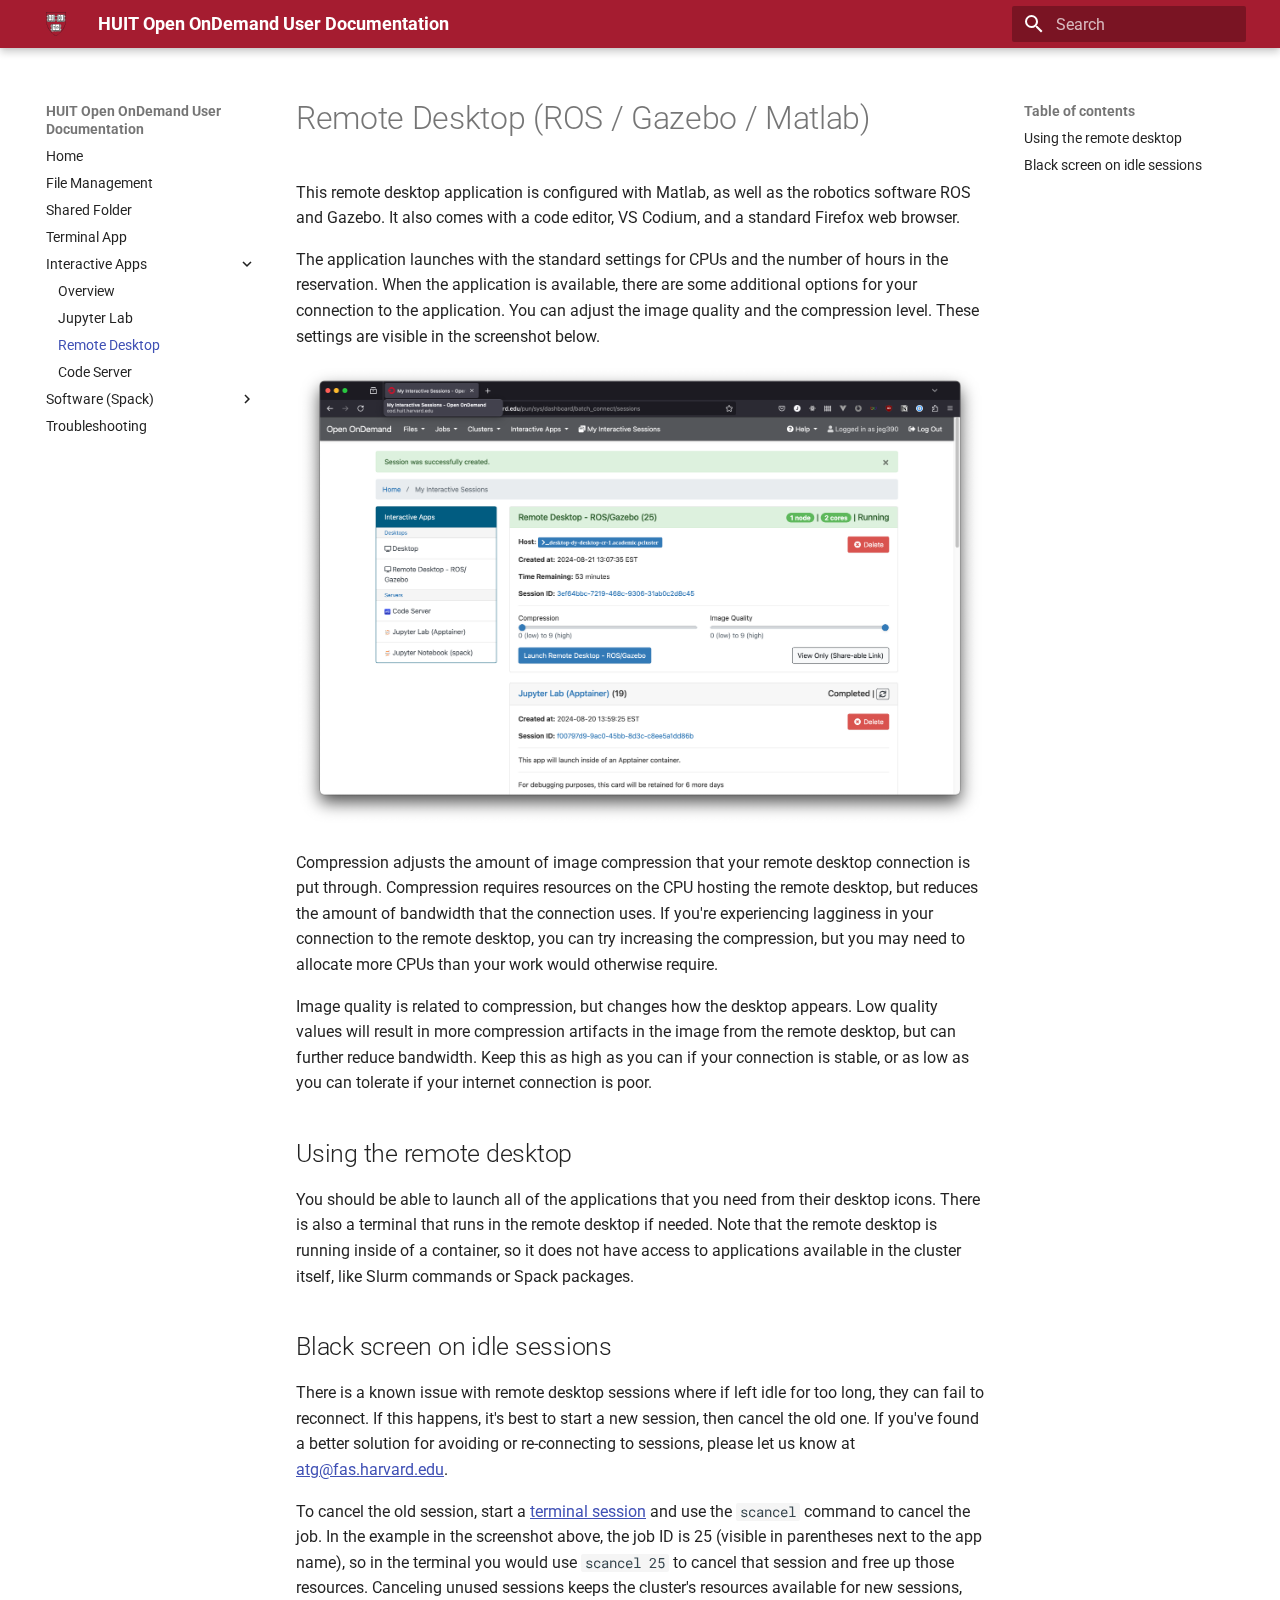
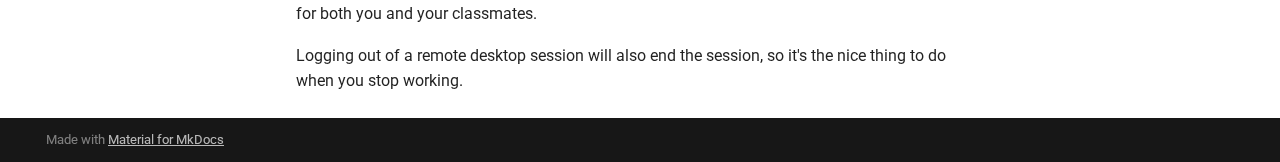
<file: remote-desktop-ros/index.html>
<!doctype html>
<html lang="en" class="no-js">
  <head>
    
      <meta charset="utf-8">
      <meta name="viewport" content="width=device-width,initial-scale=1">
      
      
      
      
        <link rel="prev" href="../jupyterlab-apptainer/">
      
      
        <link rel="next" href="../vscode-app/">
      
      
      <link rel="icon" href="../assets/favicon.ico">
      <meta name="generator" content="mkdocs-1.6.0, mkdocs-material-9.5.32">
    
    
      
        <title>Remote Desktop - HUIT Open OnDemand User Documentation</title>
      
    
    
      <link rel="stylesheet" href="../assets/stylesheets/main.3cba04c6.min.css">
      
        
        <link rel="stylesheet" href="../assets/stylesheets/palette.06af60db.min.css">
      
      


    
    
      
    
    
      
        
        
        <link rel="preconnect" href="https://fonts.gstatic.com" crossorigin>
        <link rel="stylesheet" href="https://fonts.googleapis.com/css?family=Roboto:300,300i,400,400i,700,700i%7CRoboto+Mono:400,400i,700,700i&display=fallback">
        <style>:root{--md-text-font:"Roboto";--md-code-font:"Roboto Mono"}</style>
      
    
    
      <link rel="stylesheet" href="../stylesheets/extra.css">
    
    <script>__md_scope=new URL("..",location),__md_hash=e=>[...e].reduce((e,_)=>(e<<5)-e+_.charCodeAt(0),0),__md_get=(e,_=localStorage,t=__md_scope)=>JSON.parse(_.getItem(t.pathname+"."+e)),__md_set=(e,_,t=localStorage,a=__md_scope)=>{try{t.setItem(a.pathname+"."+e,JSON.stringify(_))}catch(e){}}</script>
    
      

    
    
    
  </head>
  
  
    
    
    
    
    
    <body dir="ltr" data-md-color-scheme="harvard" data-md-color-primary="indigo" data-md-color-accent="indigo">
  
    
    <input class="md-toggle" data-md-toggle="drawer" type="checkbox" id="__drawer" autocomplete="off">
    <input class="md-toggle" data-md-toggle="search" type="checkbox" id="__search" autocomplete="off">
    <label class="md-overlay" for="__drawer"></label>
    <div data-md-component="skip">
      
        
        <a href="#remote-desktop-ros-gazebo-matlab" class="md-skip">
          Skip to content
        </a>
      
    </div>
    <div data-md-component="announce">
      
    </div>
    
    
      

  

<header class="md-header md-header--shadow" data-md-component="header">
  <nav class="md-header__inner md-grid" aria-label="Header">
    <a href=".." title="HUIT Open OnDemand User Documentation" class="md-header__button md-logo" aria-label="HUIT Open OnDemand User Documentation" data-md-component="logo">
      
  <img src="../assets/harvard_shield.svg" alt="logo">

    </a>
    <label class="md-header__button md-icon" for="__drawer">
      
      <svg xmlns="http://www.w3.org/2000/svg" viewBox="0 0 24 24"><path d="M3 6h18v2H3V6m0 5h18v2H3v-2m0 5h18v2H3v-2Z"/></svg>
    </label>
    <div class="md-header__title" data-md-component="header-title">
      <div class="md-header__ellipsis">
        <div class="md-header__topic">
          <span class="md-ellipsis">
            HUIT Open OnDemand User Documentation
          </span>
        </div>
        <div class="md-header__topic" data-md-component="header-topic">
          <span class="md-ellipsis">
            
              Remote Desktop
            
          </span>
        </div>
      </div>
    </div>
    
      
    
    
    
    
      <label class="md-header__button md-icon" for="__search">
        
        <svg xmlns="http://www.w3.org/2000/svg" viewBox="0 0 24 24"><path d="M9.5 3A6.5 6.5 0 0 1 16 9.5c0 1.61-.59 3.09-1.56 4.23l.27.27h.79l5 5-1.5 1.5-5-5v-.79l-.27-.27A6.516 6.516 0 0 1 9.5 16 6.5 6.5 0 0 1 3 9.5 6.5 6.5 0 0 1 9.5 3m0 2C7 5 5 7 5 9.5S7 14 9.5 14 14 12 14 9.5 12 5 9.5 5Z"/></svg>
      </label>
      <div class="md-search" data-md-component="search" role="dialog">
  <label class="md-search__overlay" for="__search"></label>
  <div class="md-search__inner" role="search">
    <form class="md-search__form" name="search">
      <input type="text" class="md-search__input" name="query" aria-label="Search" placeholder="Search" autocapitalize="off" autocorrect="off" autocomplete="off" spellcheck="false" data-md-component="search-query" required>
      <label class="md-search__icon md-icon" for="__search">
        
        <svg xmlns="http://www.w3.org/2000/svg" viewBox="0 0 24 24"><path d="M9.5 3A6.5 6.5 0 0 1 16 9.5c0 1.61-.59 3.09-1.56 4.23l.27.27h.79l5 5-1.5 1.5-5-5v-.79l-.27-.27A6.516 6.516 0 0 1 9.5 16 6.5 6.5 0 0 1 3 9.5 6.5 6.5 0 0 1 9.5 3m0 2C7 5 5 7 5 9.5S7 14 9.5 14 14 12 14 9.5 12 5 9.5 5Z"/></svg>
        
        <svg xmlns="http://www.w3.org/2000/svg" viewBox="0 0 24 24"><path d="M20 11v2H8l5.5 5.5-1.42 1.42L4.16 12l7.92-7.92L13.5 5.5 8 11h12Z"/></svg>
      </label>
      <nav class="md-search__options" aria-label="Search">
        
        <button type="reset" class="md-search__icon md-icon" title="Clear" aria-label="Clear" tabindex="-1">
          
          <svg xmlns="http://www.w3.org/2000/svg" viewBox="0 0 24 24"><path d="M19 6.41 17.59 5 12 10.59 6.41 5 5 6.41 10.59 12 5 17.59 6.41 19 12 13.41 17.59 19 19 17.59 13.41 12 19 6.41Z"/></svg>
        </button>
      </nav>
      
    </form>
    <div class="md-search__output">
      <div class="md-search__scrollwrap" tabindex="0" data-md-scrollfix>
        <div class="md-search-result" data-md-component="search-result">
          <div class="md-search-result__meta">
            Initializing search
          </div>
          <ol class="md-search-result__list" role="presentation"></ol>
        </div>
      </div>
    </div>
  </div>
</div>
    
    
  </nav>
  
</header>
    
    <div class="md-container" data-md-component="container">
      
      
        
          
        
      
      <main class="md-main" data-md-component="main">
        <div class="md-main__inner md-grid">
          
            
              
              <div class="md-sidebar md-sidebar--primary" data-md-component="sidebar" data-md-type="navigation" >
                <div class="md-sidebar__scrollwrap">
                  <div class="md-sidebar__inner">
                    



<nav class="md-nav md-nav--primary" aria-label="Navigation" data-md-level="0">
  <label class="md-nav__title" for="__drawer">
    <a href=".." title="HUIT Open OnDemand User Documentation" class="md-nav__button md-logo" aria-label="HUIT Open OnDemand User Documentation" data-md-component="logo">
      
  <img src="../assets/harvard_shield.svg" alt="logo">

    </a>
    HUIT Open OnDemand User Documentation
  </label>
  
  <ul class="md-nav__list" data-md-scrollfix>
    
      
      
  
  
  
  
    <li class="md-nav__item">
      <a href=".." class="md-nav__link">
        
  
  <span class="md-ellipsis">
    Home
  </span>
  

      </a>
    </li>
  

    
      
      
  
  
  
  
    <li class="md-nav__item">
      <a href="../file-management/" class="md-nav__link">
        
  
  <span class="md-ellipsis">
    File Management
  </span>
  

      </a>
    </li>
  

    
      
      
  
  
  
  
    <li class="md-nav__item">
      <a href="../shared-folder/" class="md-nav__link">
        
  
  <span class="md-ellipsis">
    Shared Folder
  </span>
  

      </a>
    </li>
  

    
      
      
  
  
  
  
    <li class="md-nav__item">
      <a href="../terminal/" class="md-nav__link">
        
  
  <span class="md-ellipsis">
    Terminal App
  </span>
  

      </a>
    </li>
  

    
      
      
  
  
    
  
  
  
    
    
    
    
    <li class="md-nav__item md-nav__item--active md-nav__item--nested">
      
        
        
        <input class="md-nav__toggle md-toggle " type="checkbox" id="__nav_5" checked>
        
          
          <label class="md-nav__link" for="__nav_5" id="__nav_5_label" tabindex="0">
            
  
  <span class="md-ellipsis">
    Interactive Apps
  </span>
  

            <span class="md-nav__icon md-icon"></span>
          </label>
        
        <nav class="md-nav" data-md-level="1" aria-labelledby="__nav_5_label" aria-expanded="true">
          <label class="md-nav__title" for="__nav_5">
            <span class="md-nav__icon md-icon"></span>
            Interactive Apps
          </label>
          <ul class="md-nav__list" data-md-scrollfix>
            
              
                
  
  
  
  
    <li class="md-nav__item">
      <a href="../interactive-apps/" class="md-nav__link">
        
  
  <span class="md-ellipsis">
    Overview
  </span>
  

      </a>
    </li>
  

              
            
              
                
  
  
  
  
    <li class="md-nav__item">
      <a href="../jupyterlab-apptainer/" class="md-nav__link">
        
  
  <span class="md-ellipsis">
    Jupyter Lab
  </span>
  

      </a>
    </li>
  

              
            
              
                
  
  
    
  
  
  
    <li class="md-nav__item md-nav__item--active">
      
      <input class="md-nav__toggle md-toggle" type="checkbox" id="__toc">
      
      
        
      
      
        <label class="md-nav__link md-nav__link--active" for="__toc">
          
  
  <span class="md-ellipsis">
    Remote Desktop
  </span>
  

          <span class="md-nav__icon md-icon"></span>
        </label>
      
      <a href="./" class="md-nav__link md-nav__link--active">
        
  
  <span class="md-ellipsis">
    Remote Desktop
  </span>
  

      </a>
      
        

<nav class="md-nav md-nav--secondary" aria-label="Table of contents">
  
  
  
    
  
  
    <label class="md-nav__title" for="__toc">
      <span class="md-nav__icon md-icon"></span>
      Table of contents
    </label>
    <ul class="md-nav__list" data-md-component="toc" data-md-scrollfix>
      
        <li class="md-nav__item">
  <a href="#using-the-remote-desktop" class="md-nav__link">
    <span class="md-ellipsis">
      Using the remote desktop
    </span>
  </a>
  
</li>
      
        <li class="md-nav__item">
  <a href="#black-screen-on-idle-sessions" class="md-nav__link">
    <span class="md-ellipsis">
      Black screen on idle sessions
    </span>
  </a>
  
</li>
      
    </ul>
  
</nav>
      
    </li>
  

              
            
              
                
  
  
  
  
    <li class="md-nav__item">
      <a href="../vscode-app/" class="md-nav__link">
        
  
  <span class="md-ellipsis">
    Code Server
  </span>
  

      </a>
    </li>
  

              
            
          </ul>
        </nav>
      
    </li>
  

    
      
      
  
  
  
  
    
    
    
    
    <li class="md-nav__item md-nav__item--nested">
      
        
        
        <input class="md-nav__toggle md-toggle " type="checkbox" id="__nav_6" >
        
          
          <label class="md-nav__link" for="__nav_6" id="__nav_6_label" tabindex="0">
            
  
  <span class="md-ellipsis">
    Software (Spack)
  </span>
  

            <span class="md-nav__icon md-icon"></span>
          </label>
        
        <nav class="md-nav" data-md-level="1" aria-labelledby="__nav_6_label" aria-expanded="false">
          <label class="md-nav__title" for="__nav_6">
            <span class="md-nav__icon md-icon"></span>
            Software (Spack)
          </label>
          <ul class="md-nav__list" data-md-scrollfix>
            
              
                
  
  
  
  
    <li class="md-nav__item">
      <a href="../spack-shared-software/" class="md-nav__link">
        
  
  <span class="md-ellipsis">
    Overview / Global
  </span>
  

      </a>
    </li>
  

              
            
              
                
  
  
  
  
    <li class="md-nav__item">
      <a href="../spack-course-shared/" class="md-nav__link">
        
  
  <span class="md-ellipsis">
    Course level
  </span>
  

      </a>
    </li>
  

              
            
              
                
  
  
  
  
    <li class="md-nav__item">
      <a href="../spack-local/" class="md-nav__link">
        
  
  <span class="md-ellipsis">
    Personal install
  </span>
  

      </a>
    </li>
  

              
            
              
                
  
  
  
  
    <li class="md-nav__item">
      <a href="../package-management/" class="md-nav__link">
        
  
  <span class="md-ellipsis">
    Package management
  </span>
  

      </a>
    </li>
  

              
            
          </ul>
        </nav>
      
    </li>
  

    
      
      
  
  
  
  
    <li class="md-nav__item">
      <a href="../troubleshooting/" class="md-nav__link">
        
  
  <span class="md-ellipsis">
    Troubleshooting
  </span>
  

      </a>
    </li>
  

    
  </ul>
</nav>
                  </div>
                </div>
              </div>
            
            
              
              <div class="md-sidebar md-sidebar--secondary" data-md-component="sidebar" data-md-type="toc" >
                <div class="md-sidebar__scrollwrap">
                  <div class="md-sidebar__inner">
                    

<nav class="md-nav md-nav--secondary" aria-label="Table of contents">
  
  
  
    
  
  
    <label class="md-nav__title" for="__toc">
      <span class="md-nav__icon md-icon"></span>
      Table of contents
    </label>
    <ul class="md-nav__list" data-md-component="toc" data-md-scrollfix>
      
        <li class="md-nav__item">
  <a href="#using-the-remote-desktop" class="md-nav__link">
    <span class="md-ellipsis">
      Using the remote desktop
    </span>
  </a>
  
</li>
      
        <li class="md-nav__item">
  <a href="#black-screen-on-idle-sessions" class="md-nav__link">
    <span class="md-ellipsis">
      Black screen on idle sessions
    </span>
  </a>
  
</li>
      
    </ul>
  
</nav>
                  </div>
                </div>
              </div>
            
          
          
            <div class="md-content" data-md-component="content">
              <article class="md-content__inner md-typeset">
                
                  


<h1 id="remote-desktop-ros-gazebo-matlab">Remote Desktop (ROS / Gazebo / Matlab)</h1>
<p>This remote desktop application is configured with Matlab, as well as the
robotics software ROS and Gazebo. It also comes with a code editor, VS Codium,
and a standard Firefox web browser.</p>
<p>The application launches with the standard settings for CPUs and the number of
hours in the reservation. When the application is available, there are some
additional options for your connection to the application. You can adjust the
image quality and the compression level. These settings are visible in the
screenshot below.</p>
<p><img alt="Screenshot of Open OnDemand interface showing compression and image quality settings, as well as the button to launch the remote desktop" src="../images/remote_desktop_1.png" /></p>
<p>Compression adjusts the amount of image compression that your remote desktop
connection is put through. Compression requires resources on the CPU hosting the
remote desktop, but reduces the amount of bandwidth that the connection uses. If
you're experiencing lagginess in your connection to the remote desktop, you can
try increasing the compression, but you may need to allocate more CPUs than your
work would otherwise require.</p>
<p>Image quality is related to compression, but changes how the desktop appears.
Low quality values will result in more compression artifacts in the image from
the remote desktop, but can further reduce bandwidth. Keep this as high as you
can if your connection is stable, or as low as you can tolerate if your internet
connection is poor.</p>
<h2 id="using-the-remote-desktop">Using the remote desktop</h2>
<p>You should be able to launch all of the applications that you need from their
desktop icons. There is also a terminal that runs in the remote desktop if
needed. Note that the remote desktop is running inside of a container, so it
does not have access to applications available in the cluster itself, like Slurm
commands or Spack packages.</p>
<h2 id="black-screen-on-idle-sessions">Black screen on idle sessions</h2>
<p>There is a known issue with remote desktop sessions where if left idle for too
long, they can fail to reconnect. If this happens, it's best to start a new
session, then cancel the old one. If you've found a better solution for avoiding
or re-connecting to sessions, please let us know at
<a href="mailto:atg@fas.harvard.edu">atg@fas.harvard.edu</a>.</p>
<p>To cancel the old session, start a <a href="../terminal/">terminal session</a> and use the
<code>scancel</code> command to cancel the job. In the example in the screenshot above, the
job ID is 25 (visible in parentheses next to the app name), so in the terminal
you would use <code>scancel 25</code> to cancel that session and free up those resources.
Canceling unused sessions keeps the cluster's resources available for new
sessions, for both you and your classmates.</p>
<p>Logging out of a remote desktop session will also end the session, so it's the
nice thing to do when you stop working.</p>












                
              </article>
            </div>
          
          
<script>var target=document.getElementById(location.hash.slice(1));target&&target.name&&(target.checked=target.name.startsWith("__tabbed_"))</script>
        </div>
        
      </main>
      
        <footer class="md-footer">
  
  <div class="md-footer-meta md-typeset">
    <div class="md-footer-meta__inner md-grid">
      <div class="md-copyright">
  
  
    Made with
    <a href="https://squidfunk.github.io/mkdocs-material/" target="_blank" rel="noopener">
      Material for MkDocs
    </a>
  
</div>
      
    </div>
  </div>
</footer>
      
    </div>
    <div class="md-dialog" data-md-component="dialog">
      <div class="md-dialog__inner md-typeset"></div>
    </div>
    
    
    <script id="__config" type="application/json">{"base": "..", "features": [], "search": "../assets/javascripts/workers/search.b8dbb3d2.min.js", "translations": {"clipboard.copied": "Copied to clipboard", "clipboard.copy": "Copy to clipboard", "search.result.more.one": "1 more on this page", "search.result.more.other": "# more on this page", "search.result.none": "No matching documents", "search.result.one": "1 matching document", "search.result.other": "# matching documents", "search.result.placeholder": "Type to start searching", "search.result.term.missing": "Missing", "select.version": "Select version"}}</script>
    
    
      <script src="../assets/javascripts/bundle.471ce7a9.min.js"></script>
      
    
  </body>
</html>
</file>
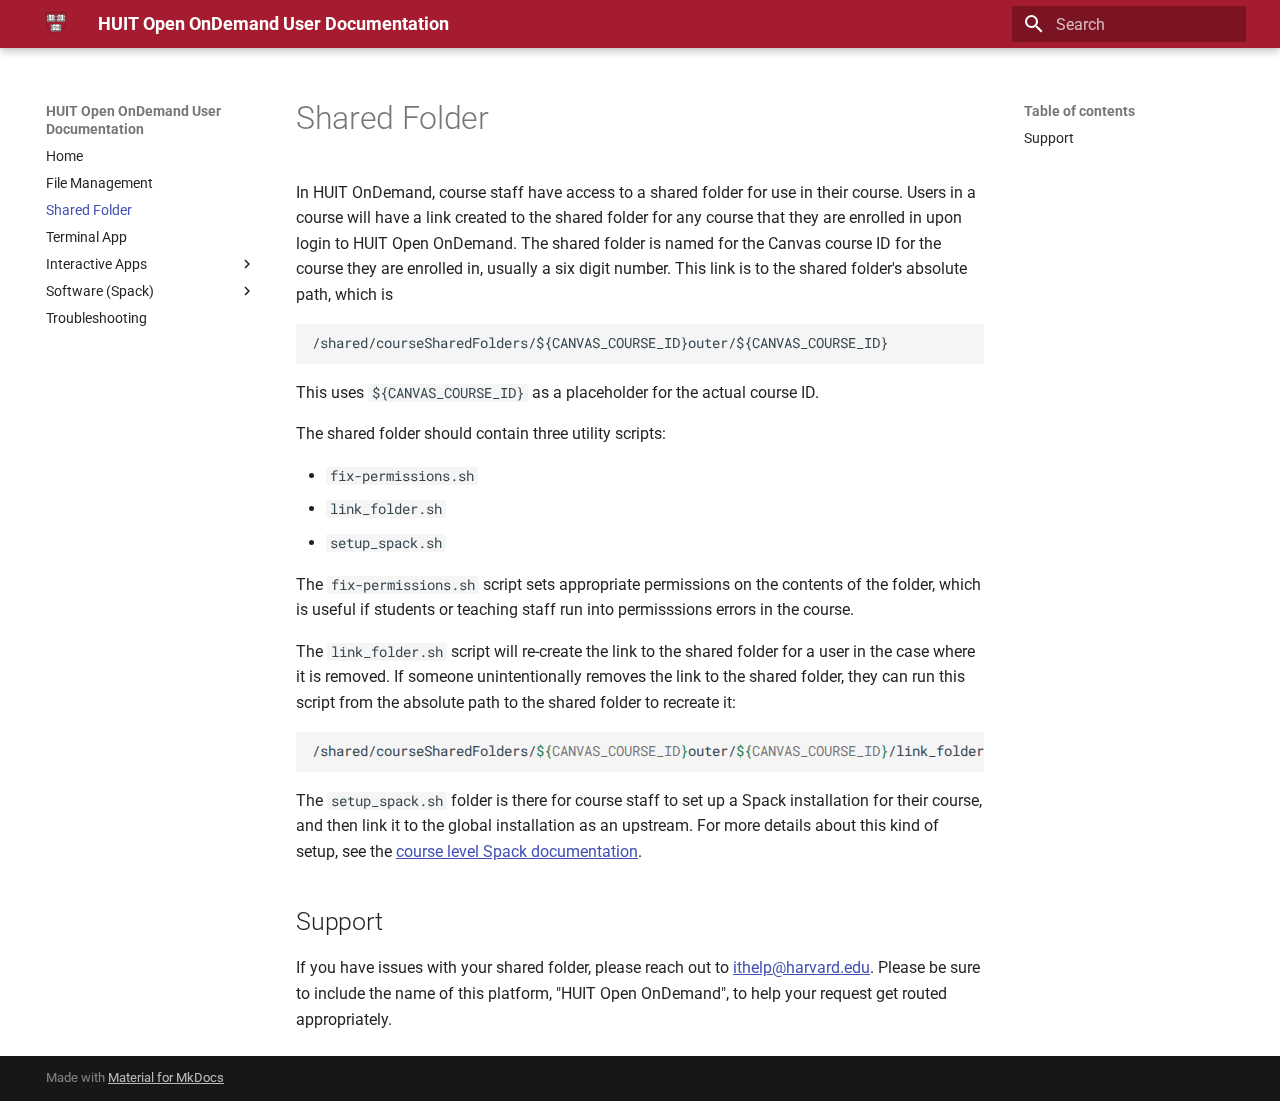
<file: shared-folder/index.html>
<!doctype html>
<html lang="en" class="no-js">
  <head>
    
      <meta charset="utf-8">
      <meta name="viewport" content="width=device-width,initial-scale=1">
      
      
      
      
        <link rel="prev" href="../file-management/">
      
      
        <link rel="next" href="../terminal/">
      
      
      <link rel="icon" href="../assets/favicon.ico">
      <meta name="generator" content="mkdocs-1.6.0, mkdocs-material-9.5.32">
    
    
      
        <title>Shared Folder - HUIT Open OnDemand User Documentation</title>
      
    
    
      <link rel="stylesheet" href="../assets/stylesheets/main.3cba04c6.min.css">
      
        
        <link rel="stylesheet" href="../assets/stylesheets/palette.06af60db.min.css">
      
      


    
    
      
    
    
      
        
        
        <link rel="preconnect" href="https://fonts.gstatic.com" crossorigin>
        <link rel="stylesheet" href="https://fonts.googleapis.com/css?family=Roboto:300,300i,400,400i,700,700i%7CRoboto+Mono:400,400i,700,700i&display=fallback">
        <style>:root{--md-text-font:"Roboto";--md-code-font:"Roboto Mono"}</style>
      
    
    
      <link rel="stylesheet" href="../stylesheets/extra.css">
    
    <script>__md_scope=new URL("..",location),__md_hash=e=>[...e].reduce((e,_)=>(e<<5)-e+_.charCodeAt(0),0),__md_get=(e,_=localStorage,t=__md_scope)=>JSON.parse(_.getItem(t.pathname+"."+e)),__md_set=(e,_,t=localStorage,a=__md_scope)=>{try{t.setItem(a.pathname+"."+e,JSON.stringify(_))}catch(e){}}</script>
    
      

    
    
    
  </head>
  
  
    
    
    
    
    
    <body dir="ltr" data-md-color-scheme="harvard" data-md-color-primary="indigo" data-md-color-accent="indigo">
  
    
    <input class="md-toggle" data-md-toggle="drawer" type="checkbox" id="__drawer" autocomplete="off">
    <input class="md-toggle" data-md-toggle="search" type="checkbox" id="__search" autocomplete="off">
    <label class="md-overlay" for="__drawer"></label>
    <div data-md-component="skip">
      
        
        <a href="#shared-folder" class="md-skip">
          Skip to content
        </a>
      
    </div>
    <div data-md-component="announce">
      
    </div>
    
    
      

  

<header class="md-header md-header--shadow" data-md-component="header">
  <nav class="md-header__inner md-grid" aria-label="Header">
    <a href=".." title="HUIT Open OnDemand User Documentation" class="md-header__button md-logo" aria-label="HUIT Open OnDemand User Documentation" data-md-component="logo">
      
  <img src="../assets/harvard_shield.svg" alt="logo">

    </a>
    <label class="md-header__button md-icon" for="__drawer">
      
      <svg xmlns="http://www.w3.org/2000/svg" viewBox="0 0 24 24"><path d="M3 6h18v2H3V6m0 5h18v2H3v-2m0 5h18v2H3v-2Z"/></svg>
    </label>
    <div class="md-header__title" data-md-component="header-title">
      <div class="md-header__ellipsis">
        <div class="md-header__topic">
          <span class="md-ellipsis">
            HUIT Open OnDemand User Documentation
          </span>
        </div>
        <div class="md-header__topic" data-md-component="header-topic">
          <span class="md-ellipsis">
            
              Shared Folder
            
          </span>
        </div>
      </div>
    </div>
    
      
    
    
    
    
      <label class="md-header__button md-icon" for="__search">
        
        <svg xmlns="http://www.w3.org/2000/svg" viewBox="0 0 24 24"><path d="M9.5 3A6.5 6.5 0 0 1 16 9.5c0 1.61-.59 3.09-1.56 4.23l.27.27h.79l5 5-1.5 1.5-5-5v-.79l-.27-.27A6.516 6.516 0 0 1 9.5 16 6.5 6.5 0 0 1 3 9.5 6.5 6.5 0 0 1 9.5 3m0 2C7 5 5 7 5 9.5S7 14 9.5 14 14 12 14 9.5 12 5 9.5 5Z"/></svg>
      </label>
      <div class="md-search" data-md-component="search" role="dialog">
  <label class="md-search__overlay" for="__search"></label>
  <div class="md-search__inner" role="search">
    <form class="md-search__form" name="search">
      <input type="text" class="md-search__input" name="query" aria-label="Search" placeholder="Search" autocapitalize="off" autocorrect="off" autocomplete="off" spellcheck="false" data-md-component="search-query" required>
      <label class="md-search__icon md-icon" for="__search">
        
        <svg xmlns="http://www.w3.org/2000/svg" viewBox="0 0 24 24"><path d="M9.5 3A6.5 6.5 0 0 1 16 9.5c0 1.61-.59 3.09-1.56 4.23l.27.27h.79l5 5-1.5 1.5-5-5v-.79l-.27-.27A6.516 6.516 0 0 1 9.5 16 6.5 6.5 0 0 1 3 9.5 6.5 6.5 0 0 1 9.5 3m0 2C7 5 5 7 5 9.5S7 14 9.5 14 14 12 14 9.5 12 5 9.5 5Z"/></svg>
        
        <svg xmlns="http://www.w3.org/2000/svg" viewBox="0 0 24 24"><path d="M20 11v2H8l5.5 5.5-1.42 1.42L4.16 12l7.92-7.92L13.5 5.5 8 11h12Z"/></svg>
      </label>
      <nav class="md-search__options" aria-label="Search">
        
        <button type="reset" class="md-search__icon md-icon" title="Clear" aria-label="Clear" tabindex="-1">
          
          <svg xmlns="http://www.w3.org/2000/svg" viewBox="0 0 24 24"><path d="M19 6.41 17.59 5 12 10.59 6.41 5 5 6.41 10.59 12 5 17.59 6.41 19 12 13.41 17.59 19 19 17.59 13.41 12 19 6.41Z"/></svg>
        </button>
      </nav>
      
    </form>
    <div class="md-search__output">
      <div class="md-search__scrollwrap" tabindex="0" data-md-scrollfix>
        <div class="md-search-result" data-md-component="search-result">
          <div class="md-search-result__meta">
            Initializing search
          </div>
          <ol class="md-search-result__list" role="presentation"></ol>
        </div>
      </div>
    </div>
  </div>
</div>
    
    
  </nav>
  
</header>
    
    <div class="md-container" data-md-component="container">
      
      
        
          
        
      
      <main class="md-main" data-md-component="main">
        <div class="md-main__inner md-grid">
          
            
              
              <div class="md-sidebar md-sidebar--primary" data-md-component="sidebar" data-md-type="navigation" >
                <div class="md-sidebar__scrollwrap">
                  <div class="md-sidebar__inner">
                    



<nav class="md-nav md-nav--primary" aria-label="Navigation" data-md-level="0">
  <label class="md-nav__title" for="__drawer">
    <a href=".." title="HUIT Open OnDemand User Documentation" class="md-nav__button md-logo" aria-label="HUIT Open OnDemand User Documentation" data-md-component="logo">
      
  <img src="../assets/harvard_shield.svg" alt="logo">

    </a>
    HUIT Open OnDemand User Documentation
  </label>
  
  <ul class="md-nav__list" data-md-scrollfix>
    
      
      
  
  
  
  
    <li class="md-nav__item">
      <a href=".." class="md-nav__link">
        
  
  <span class="md-ellipsis">
    Home
  </span>
  

      </a>
    </li>
  

    
      
      
  
  
  
  
    <li class="md-nav__item">
      <a href="../file-management/" class="md-nav__link">
        
  
  <span class="md-ellipsis">
    File Management
  </span>
  

      </a>
    </li>
  

    
      
      
  
  
    
  
  
  
    <li class="md-nav__item md-nav__item--active">
      
      <input class="md-nav__toggle md-toggle" type="checkbox" id="__toc">
      
      
        
      
      
        <label class="md-nav__link md-nav__link--active" for="__toc">
          
  
  <span class="md-ellipsis">
    Shared Folder
  </span>
  

          <span class="md-nav__icon md-icon"></span>
        </label>
      
      <a href="./" class="md-nav__link md-nav__link--active">
        
  
  <span class="md-ellipsis">
    Shared Folder
  </span>
  

      </a>
      
        

<nav class="md-nav md-nav--secondary" aria-label="Table of contents">
  
  
  
    
  
  
    <label class="md-nav__title" for="__toc">
      <span class="md-nav__icon md-icon"></span>
      Table of contents
    </label>
    <ul class="md-nav__list" data-md-component="toc" data-md-scrollfix>
      
        <li class="md-nav__item">
  <a href="#support" class="md-nav__link">
    <span class="md-ellipsis">
      Support
    </span>
  </a>
  
</li>
      
    </ul>
  
</nav>
      
    </li>
  

    
      
      
  
  
  
  
    <li class="md-nav__item">
      <a href="../terminal/" class="md-nav__link">
        
  
  <span class="md-ellipsis">
    Terminal App
  </span>
  

      </a>
    </li>
  

    
      
      
  
  
  
  
    
    
    
    
    <li class="md-nav__item md-nav__item--nested">
      
        
        
        <input class="md-nav__toggle md-toggle " type="checkbox" id="__nav_5" >
        
          
          <label class="md-nav__link" for="__nav_5" id="__nav_5_label" tabindex="0">
            
  
  <span class="md-ellipsis">
    Interactive Apps
  </span>
  

            <span class="md-nav__icon md-icon"></span>
          </label>
        
        <nav class="md-nav" data-md-level="1" aria-labelledby="__nav_5_label" aria-expanded="false">
          <label class="md-nav__title" for="__nav_5">
            <span class="md-nav__icon md-icon"></span>
            Interactive Apps
          </label>
          <ul class="md-nav__list" data-md-scrollfix>
            
              
                
  
  
  
  
    <li class="md-nav__item">
      <a href="../interactive-apps/" class="md-nav__link">
        
  
  <span class="md-ellipsis">
    Overview
  </span>
  

      </a>
    </li>
  

              
            
              
                
  
  
  
  
    <li class="md-nav__item">
      <a href="../jupyterlab-apptainer/" class="md-nav__link">
        
  
  <span class="md-ellipsis">
    Jupyter Lab
  </span>
  

      </a>
    </li>
  

              
            
              
                
  
  
  
  
    <li class="md-nav__item">
      <a href="../remote-desktop-ros/" class="md-nav__link">
        
  
  <span class="md-ellipsis">
    Remote Desktop
  </span>
  

      </a>
    </li>
  

              
            
              
                
  
  
  
  
    <li class="md-nav__item">
      <a href="../vscode-app/" class="md-nav__link">
        
  
  <span class="md-ellipsis">
    Code Server
  </span>
  

      </a>
    </li>
  

              
            
          </ul>
        </nav>
      
    </li>
  

    
      
      
  
  
  
  
    
    
    
    
    <li class="md-nav__item md-nav__item--nested">
      
        
        
        <input class="md-nav__toggle md-toggle " type="checkbox" id="__nav_6" >
        
          
          <label class="md-nav__link" for="__nav_6" id="__nav_6_label" tabindex="0">
            
  
  <span class="md-ellipsis">
    Software (Spack)
  </span>
  

            <span class="md-nav__icon md-icon"></span>
          </label>
        
        <nav class="md-nav" data-md-level="1" aria-labelledby="__nav_6_label" aria-expanded="false">
          <label class="md-nav__title" for="__nav_6">
            <span class="md-nav__icon md-icon"></span>
            Software (Spack)
          </label>
          <ul class="md-nav__list" data-md-scrollfix>
            
              
                
  
  
  
  
    <li class="md-nav__item">
      <a href="../spack-shared-software/" class="md-nav__link">
        
  
  <span class="md-ellipsis">
    Overview / Global
  </span>
  

      </a>
    </li>
  

              
            
              
                
  
  
  
  
    <li class="md-nav__item">
      <a href="../spack-course-shared/" class="md-nav__link">
        
  
  <span class="md-ellipsis">
    Course level
  </span>
  

      </a>
    </li>
  

              
            
              
                
  
  
  
  
    <li class="md-nav__item">
      <a href="../spack-local/" class="md-nav__link">
        
  
  <span class="md-ellipsis">
    Personal install
  </span>
  

      </a>
    </li>
  

              
            
              
                
  
  
  
  
    <li class="md-nav__item">
      <a href="../package-management/" class="md-nav__link">
        
  
  <span class="md-ellipsis">
    Package management
  </span>
  

      </a>
    </li>
  

              
            
          </ul>
        </nav>
      
    </li>
  

    
      
      
  
  
  
  
    <li class="md-nav__item">
      <a href="../troubleshooting/" class="md-nav__link">
        
  
  <span class="md-ellipsis">
    Troubleshooting
  </span>
  

      </a>
    </li>
  

    
  </ul>
</nav>
                  </div>
                </div>
              </div>
            
            
              
              <div class="md-sidebar md-sidebar--secondary" data-md-component="sidebar" data-md-type="toc" >
                <div class="md-sidebar__scrollwrap">
                  <div class="md-sidebar__inner">
                    

<nav class="md-nav md-nav--secondary" aria-label="Table of contents">
  
  
  
    
  
  
    <label class="md-nav__title" for="__toc">
      <span class="md-nav__icon md-icon"></span>
      Table of contents
    </label>
    <ul class="md-nav__list" data-md-component="toc" data-md-scrollfix>
      
        <li class="md-nav__item">
  <a href="#support" class="md-nav__link">
    <span class="md-ellipsis">
      Support
    </span>
  </a>
  
</li>
      
    </ul>
  
</nav>
                  </div>
                </div>
              </div>
            
          
          
            <div class="md-content" data-md-component="content">
              <article class="md-content__inner md-typeset">
                
                  


<h1 id="shared-folder">Shared Folder</h1>
<p>In HUIT OnDemand, course staff have access to a shared folder for use in their
course. Users in a course will have a link created to the shared folder for any
course that they are enrolled in upon login to HUIT Open OnDemand. The shared
folder is named for the Canvas course ID for the course they are enrolled in,
usually a six digit number. This link is to the shared folder's absolute path,
which is</p>
<div class="highlight"><pre><span></span><code>/shared/courseSharedFolders/${CANVAS_COURSE_ID}outer/${CANVAS_COURSE_ID}
</code></pre></div>
<p>This uses <code>${CANVAS_COURSE_ID}</code> as a placeholder for the actual course ID.</p>
<p>The shared folder should contain three utility scripts:</p>
<ul>
<li><code>fix-permissions.sh</code></li>
<li><code>link_folder.sh</code></li>
<li><code>setup_spack.sh</code></li>
</ul>
<p>The <code>fix-permissions.sh</code> script sets appropriate permissions on the contents of
the folder, which is useful if students or teaching staff run into permisssions
errors in the course.</p>
<p>The <code>link_folder.sh</code> script will re-create the link to the shared folder for a
user in the case where it is removed. If someone unintentionally removes the
link to the shared folder, they can run this script from the absolute path to
the shared folder to recreate it:</p>
<div class="highlight"><pre><span></span><code>/shared/courseSharedFolders/<span class="si">${</span><span class="nv">CANVAS_COURSE_ID</span><span class="si">}</span>outer/<span class="si">${</span><span class="nv">CANVAS_COURSE_ID</span><span class="si">}</span>/link_folder.sh
</code></pre></div>
<p>The <code>setup_spack.sh</code> folder is there for course staff to set up a Spack
installation for their course, and then link it to the global installation as an
upstream. For more details about this kind of setup, see the <a href="../spack-course-shared/">course level Spack
documentation</a>.</p>
<h2 id="support">Support</h2>
<p>If you have issues with your shared folder, please reach out to
<a href="mailto:ithelp@harvard.edu?subject=HUIT Open OnDemand shared
folder issue">ithelp@harvard.edu</a>. Please be sure to include the name of this platform, "HUIT Open
OnDemand", to help your request get routed appropriately.</p>












                
              </article>
            </div>
          
          
<script>var target=document.getElementById(location.hash.slice(1));target&&target.name&&(target.checked=target.name.startsWith("__tabbed_"))</script>
        </div>
        
      </main>
      
        <footer class="md-footer">
  
  <div class="md-footer-meta md-typeset">
    <div class="md-footer-meta__inner md-grid">
      <div class="md-copyright">
  
  
    Made with
    <a href="https://squidfunk.github.io/mkdocs-material/" target="_blank" rel="noopener">
      Material for MkDocs
    </a>
  
</div>
      
    </div>
  </div>
</footer>
      
    </div>
    <div class="md-dialog" data-md-component="dialog">
      <div class="md-dialog__inner md-typeset"></div>
    </div>
    
    
    <script id="__config" type="application/json">{"base": "..", "features": [], "search": "../assets/javascripts/workers/search.b8dbb3d2.min.js", "translations": {"clipboard.copied": "Copied to clipboard", "clipboard.copy": "Copy to clipboard", "search.result.more.one": "1 more on this page", "search.result.more.other": "# more on this page", "search.result.none": "No matching documents", "search.result.one": "1 matching document", "search.result.other": "# matching documents", "search.result.placeholder": "Type to start searching", "search.result.term.missing": "Missing", "select.version": "Select version"}}</script>
    
    
      <script src="../assets/javascripts/bundle.471ce7a9.min.js"></script>
      
    
  </body>
</html>
</file>
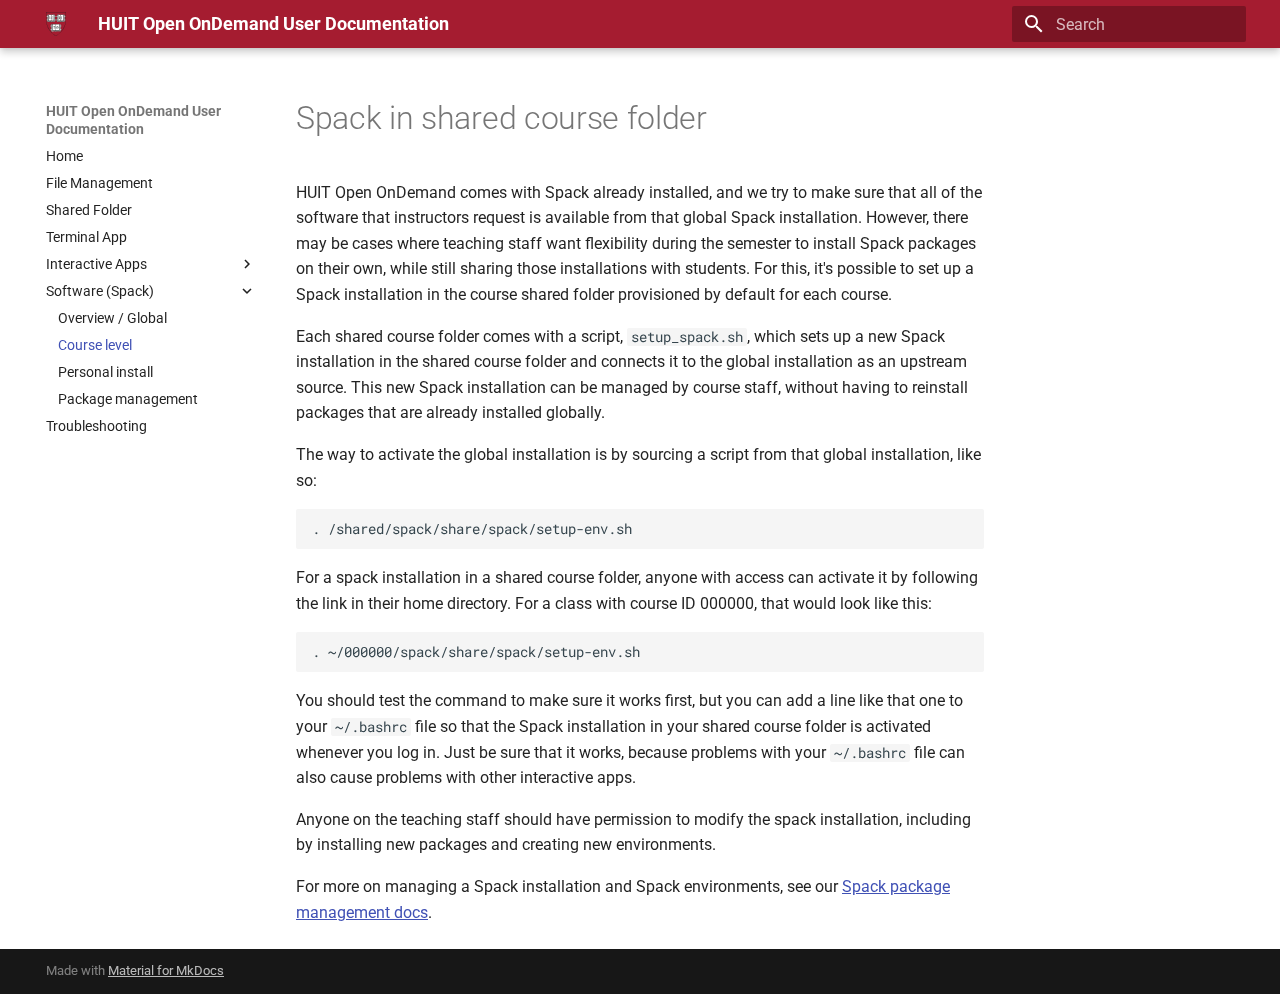
<file: spack-course-shared/index.html>
<!doctype html>
<html lang="en" class="no-js">
  <head>
    
      <meta charset="utf-8">
      <meta name="viewport" content="width=device-width,initial-scale=1">
      
      
      
      
        <link rel="prev" href="../spack-shared-software/">
      
      
        <link rel="next" href="../spack-local/">
      
      
      <link rel="icon" href="../assets/favicon.ico">
      <meta name="generator" content="mkdocs-1.6.0, mkdocs-material-9.5.32">
    
    
      
        <title>Course level - HUIT Open OnDemand User Documentation</title>
      
    
    
      <link rel="stylesheet" href="../assets/stylesheets/main.3cba04c6.min.css">
      
        
        <link rel="stylesheet" href="../assets/stylesheets/palette.06af60db.min.css">
      
      


    
    
      
    
    
      
        
        
        <link rel="preconnect" href="https://fonts.gstatic.com" crossorigin>
        <link rel="stylesheet" href="https://fonts.googleapis.com/css?family=Roboto:300,300i,400,400i,700,700i%7CRoboto+Mono:400,400i,700,700i&display=fallback">
        <style>:root{--md-text-font:"Roboto";--md-code-font:"Roboto Mono"}</style>
      
    
    
      <link rel="stylesheet" href="../stylesheets/extra.css">
    
    <script>__md_scope=new URL("..",location),__md_hash=e=>[...e].reduce((e,_)=>(e<<5)-e+_.charCodeAt(0),0),__md_get=(e,_=localStorage,t=__md_scope)=>JSON.parse(_.getItem(t.pathname+"."+e)),__md_set=(e,_,t=localStorage,a=__md_scope)=>{try{t.setItem(a.pathname+"."+e,JSON.stringify(_))}catch(e){}}</script>
    
      

    
    
    
  </head>
  
  
    
    
    
    
    
    <body dir="ltr" data-md-color-scheme="harvard" data-md-color-primary="indigo" data-md-color-accent="indigo">
  
    
    <input class="md-toggle" data-md-toggle="drawer" type="checkbox" id="__drawer" autocomplete="off">
    <input class="md-toggle" data-md-toggle="search" type="checkbox" id="__search" autocomplete="off">
    <label class="md-overlay" for="__drawer"></label>
    <div data-md-component="skip">
      
        
        <a href="#spack-in-shared-course-folder" class="md-skip">
          Skip to content
        </a>
      
    </div>
    <div data-md-component="announce">
      
    </div>
    
    
      

  

<header class="md-header md-header--shadow" data-md-component="header">
  <nav class="md-header__inner md-grid" aria-label="Header">
    <a href=".." title="HUIT Open OnDemand User Documentation" class="md-header__button md-logo" aria-label="HUIT Open OnDemand User Documentation" data-md-component="logo">
      
  <img src="../assets/harvard_shield.svg" alt="logo">

    </a>
    <label class="md-header__button md-icon" for="__drawer">
      
      <svg xmlns="http://www.w3.org/2000/svg" viewBox="0 0 24 24"><path d="M3 6h18v2H3V6m0 5h18v2H3v-2m0 5h18v2H3v-2Z"/></svg>
    </label>
    <div class="md-header__title" data-md-component="header-title">
      <div class="md-header__ellipsis">
        <div class="md-header__topic">
          <span class="md-ellipsis">
            HUIT Open OnDemand User Documentation
          </span>
        </div>
        <div class="md-header__topic" data-md-component="header-topic">
          <span class="md-ellipsis">
            
              Course level
            
          </span>
        </div>
      </div>
    </div>
    
      
    
    
    
    
      <label class="md-header__button md-icon" for="__search">
        
        <svg xmlns="http://www.w3.org/2000/svg" viewBox="0 0 24 24"><path d="M9.5 3A6.5 6.5 0 0 1 16 9.5c0 1.61-.59 3.09-1.56 4.23l.27.27h.79l5 5-1.5 1.5-5-5v-.79l-.27-.27A6.516 6.516 0 0 1 9.5 16 6.5 6.5 0 0 1 3 9.5 6.5 6.5 0 0 1 9.5 3m0 2C7 5 5 7 5 9.5S7 14 9.5 14 14 12 14 9.5 12 5 9.5 5Z"/></svg>
      </label>
      <div class="md-search" data-md-component="search" role="dialog">
  <label class="md-search__overlay" for="__search"></label>
  <div class="md-search__inner" role="search">
    <form class="md-search__form" name="search">
      <input type="text" class="md-search__input" name="query" aria-label="Search" placeholder="Search" autocapitalize="off" autocorrect="off" autocomplete="off" spellcheck="false" data-md-component="search-query" required>
      <label class="md-search__icon md-icon" for="__search">
        
        <svg xmlns="http://www.w3.org/2000/svg" viewBox="0 0 24 24"><path d="M9.5 3A6.5 6.5 0 0 1 16 9.5c0 1.61-.59 3.09-1.56 4.23l.27.27h.79l5 5-1.5 1.5-5-5v-.79l-.27-.27A6.516 6.516 0 0 1 9.5 16 6.5 6.5 0 0 1 3 9.5 6.5 6.5 0 0 1 9.5 3m0 2C7 5 5 7 5 9.5S7 14 9.5 14 14 12 14 9.5 12 5 9.5 5Z"/></svg>
        
        <svg xmlns="http://www.w3.org/2000/svg" viewBox="0 0 24 24"><path d="M20 11v2H8l5.5 5.5-1.42 1.42L4.16 12l7.92-7.92L13.5 5.5 8 11h12Z"/></svg>
      </label>
      <nav class="md-search__options" aria-label="Search">
        
        <button type="reset" class="md-search__icon md-icon" title="Clear" aria-label="Clear" tabindex="-1">
          
          <svg xmlns="http://www.w3.org/2000/svg" viewBox="0 0 24 24"><path d="M19 6.41 17.59 5 12 10.59 6.41 5 5 6.41 10.59 12 5 17.59 6.41 19 12 13.41 17.59 19 19 17.59 13.41 12 19 6.41Z"/></svg>
        </button>
      </nav>
      
    </form>
    <div class="md-search__output">
      <div class="md-search__scrollwrap" tabindex="0" data-md-scrollfix>
        <div class="md-search-result" data-md-component="search-result">
          <div class="md-search-result__meta">
            Initializing search
          </div>
          <ol class="md-search-result__list" role="presentation"></ol>
        </div>
      </div>
    </div>
  </div>
</div>
    
    
  </nav>
  
</header>
    
    <div class="md-container" data-md-component="container">
      
      
        
          
        
      
      <main class="md-main" data-md-component="main">
        <div class="md-main__inner md-grid">
          
            
              
              <div class="md-sidebar md-sidebar--primary" data-md-component="sidebar" data-md-type="navigation" >
                <div class="md-sidebar__scrollwrap">
                  <div class="md-sidebar__inner">
                    



<nav class="md-nav md-nav--primary" aria-label="Navigation" data-md-level="0">
  <label class="md-nav__title" for="__drawer">
    <a href=".." title="HUIT Open OnDemand User Documentation" class="md-nav__button md-logo" aria-label="HUIT Open OnDemand User Documentation" data-md-component="logo">
      
  <img src="../assets/harvard_shield.svg" alt="logo">

    </a>
    HUIT Open OnDemand User Documentation
  </label>
  
  <ul class="md-nav__list" data-md-scrollfix>
    
      
      
  
  
  
  
    <li class="md-nav__item">
      <a href=".." class="md-nav__link">
        
  
  <span class="md-ellipsis">
    Home
  </span>
  

      </a>
    </li>
  

    
      
      
  
  
  
  
    <li class="md-nav__item">
      <a href="../file-management/" class="md-nav__link">
        
  
  <span class="md-ellipsis">
    File Management
  </span>
  

      </a>
    </li>
  

    
      
      
  
  
  
  
    <li class="md-nav__item">
      <a href="../shared-folder/" class="md-nav__link">
        
  
  <span class="md-ellipsis">
    Shared Folder
  </span>
  

      </a>
    </li>
  

    
      
      
  
  
  
  
    <li class="md-nav__item">
      <a href="../terminal/" class="md-nav__link">
        
  
  <span class="md-ellipsis">
    Terminal App
  </span>
  

      </a>
    </li>
  

    
      
      
  
  
  
  
    
    
    
    
    <li class="md-nav__item md-nav__item--nested">
      
        
        
        <input class="md-nav__toggle md-toggle " type="checkbox" id="__nav_5" >
        
          
          <label class="md-nav__link" for="__nav_5" id="__nav_5_label" tabindex="0">
            
  
  <span class="md-ellipsis">
    Interactive Apps
  </span>
  

            <span class="md-nav__icon md-icon"></span>
          </label>
        
        <nav class="md-nav" data-md-level="1" aria-labelledby="__nav_5_label" aria-expanded="false">
          <label class="md-nav__title" for="__nav_5">
            <span class="md-nav__icon md-icon"></span>
            Interactive Apps
          </label>
          <ul class="md-nav__list" data-md-scrollfix>
            
              
                
  
  
  
  
    <li class="md-nav__item">
      <a href="../interactive-apps/" class="md-nav__link">
        
  
  <span class="md-ellipsis">
    Overview
  </span>
  

      </a>
    </li>
  

              
            
              
                
  
  
  
  
    <li class="md-nav__item">
      <a href="../jupyterlab-apptainer/" class="md-nav__link">
        
  
  <span class="md-ellipsis">
    Jupyter Lab
  </span>
  

      </a>
    </li>
  

              
            
              
                
  
  
  
  
    <li class="md-nav__item">
      <a href="../remote-desktop-ros/" class="md-nav__link">
        
  
  <span class="md-ellipsis">
    Remote Desktop
  </span>
  

      </a>
    </li>
  

              
            
              
                
  
  
  
  
    <li class="md-nav__item">
      <a href="../vscode-app/" class="md-nav__link">
        
  
  <span class="md-ellipsis">
    Code Server
  </span>
  

      </a>
    </li>
  

              
            
          </ul>
        </nav>
      
    </li>
  

    
      
      
  
  
    
  
  
  
    
    
    
    
    <li class="md-nav__item md-nav__item--active md-nav__item--nested">
      
        
        
        <input class="md-nav__toggle md-toggle " type="checkbox" id="__nav_6" checked>
        
          
          <label class="md-nav__link" for="__nav_6" id="__nav_6_label" tabindex="0">
            
  
  <span class="md-ellipsis">
    Software (Spack)
  </span>
  

            <span class="md-nav__icon md-icon"></span>
          </label>
        
        <nav class="md-nav" data-md-level="1" aria-labelledby="__nav_6_label" aria-expanded="true">
          <label class="md-nav__title" for="__nav_6">
            <span class="md-nav__icon md-icon"></span>
            Software (Spack)
          </label>
          <ul class="md-nav__list" data-md-scrollfix>
            
              
                
  
  
  
  
    <li class="md-nav__item">
      <a href="../spack-shared-software/" class="md-nav__link">
        
  
  <span class="md-ellipsis">
    Overview / Global
  </span>
  

      </a>
    </li>
  

              
            
              
                
  
  
    
  
  
  
    <li class="md-nav__item md-nav__item--active">
      
      <input class="md-nav__toggle md-toggle" type="checkbox" id="__toc">
      
      
        
      
      
      <a href="./" class="md-nav__link md-nav__link--active">
        
  
  <span class="md-ellipsis">
    Course level
  </span>
  

      </a>
      
    </li>
  

              
            
              
                
  
  
  
  
    <li class="md-nav__item">
      <a href="../spack-local/" class="md-nav__link">
        
  
  <span class="md-ellipsis">
    Personal install
  </span>
  

      </a>
    </li>
  

              
            
              
                
  
  
  
  
    <li class="md-nav__item">
      <a href="../package-management/" class="md-nav__link">
        
  
  <span class="md-ellipsis">
    Package management
  </span>
  

      </a>
    </li>
  

              
            
          </ul>
        </nav>
      
    </li>
  

    
      
      
  
  
  
  
    <li class="md-nav__item">
      <a href="../troubleshooting/" class="md-nav__link">
        
  
  <span class="md-ellipsis">
    Troubleshooting
  </span>
  

      </a>
    </li>
  

    
  </ul>
</nav>
                  </div>
                </div>
              </div>
            
            
              
              <div class="md-sidebar md-sidebar--secondary" data-md-component="sidebar" data-md-type="toc" >
                <div class="md-sidebar__scrollwrap">
                  <div class="md-sidebar__inner">
                    

<nav class="md-nav md-nav--secondary" aria-label="Table of contents">
  
  
  
    
  
  
</nav>
                  </div>
                </div>
              </div>
            
          
          
            <div class="md-content" data-md-component="content">
              <article class="md-content__inner md-typeset">
                
                  


<h1 id="spack-in-shared-course-folder">Spack in shared course folder</h1>
<p>HUIT Open OnDemand comes with Spack already installed, and we try to make sure
that all of the software that instructors request is available from that global
Spack installation. However, there may be cases where teaching staff want
flexibility during the semester to install Spack packages on their own, while
still sharing those installations with students. For this, it's possible to set
up a Spack installation in the course shared folder provisioned by default for
each course.</p>
<p>Each shared course folder comes with a script, <code>setup_spack.sh</code>, which sets up a
new Spack installation in the shared course folder and connects it to the global
installation as an upstream source. This new Spack installation can be managed
by course staff, without having to reinstall packages that are already installed
globally.</p>
<p>The way to activate the global installation is by sourcing a script from that
global installation, like so:</p>
<div class="highlight"><pre><span></span><code>.<span class="w"> </span>/shared/spack/share/spack/setup-env.sh
</code></pre></div>
<p>For a spack installation in a shared course folder, anyone with access can
activate it by following the link in their home directory. For a class with
course ID 000000, that would look like this:</p>
<div class="highlight"><pre><span></span><code>.<span class="w"> </span>~/000000/spack/share/spack/setup-env.sh
</code></pre></div>
<p>You should test the command to make sure it works first, but you can add a line
like that one to your <code>~/.bashrc</code> file so that the Spack installation in your
shared course folder is activated whenever you log in. Just be sure that it
works, because problems with your <code>~/.bashrc</code> file can also cause problems with
other interactive apps.</p>
<p>Anyone on the teaching staff should have permission to modify the spack
installation, including by installing new packages and creating new
environments.</p>
<p>For more on managing a Spack installation and Spack environments, see our <a href="../package-management/">Spack
package management docs</a>.</p>












                
              </article>
            </div>
          
          
<script>var target=document.getElementById(location.hash.slice(1));target&&target.name&&(target.checked=target.name.startsWith("__tabbed_"))</script>
        </div>
        
      </main>
      
        <footer class="md-footer">
  
  <div class="md-footer-meta md-typeset">
    <div class="md-footer-meta__inner md-grid">
      <div class="md-copyright">
  
  
    Made with
    <a href="https://squidfunk.github.io/mkdocs-material/" target="_blank" rel="noopener">
      Material for MkDocs
    </a>
  
</div>
      
    </div>
  </div>
</footer>
      
    </div>
    <div class="md-dialog" data-md-component="dialog">
      <div class="md-dialog__inner md-typeset"></div>
    </div>
    
    
    <script id="__config" type="application/json">{"base": "..", "features": [], "search": "../assets/javascripts/workers/search.b8dbb3d2.min.js", "translations": {"clipboard.copied": "Copied to clipboard", "clipboard.copy": "Copy to clipboard", "search.result.more.one": "1 more on this page", "search.result.more.other": "# more on this page", "search.result.none": "No matching documents", "search.result.one": "1 matching document", "search.result.other": "# matching documents", "search.result.placeholder": "Type to start searching", "search.result.term.missing": "Missing", "select.version": "Select version"}}</script>
    
    
      <script src="../assets/javascripts/bundle.471ce7a9.min.js"></script>
      
    
  </body>
</html>
</file>
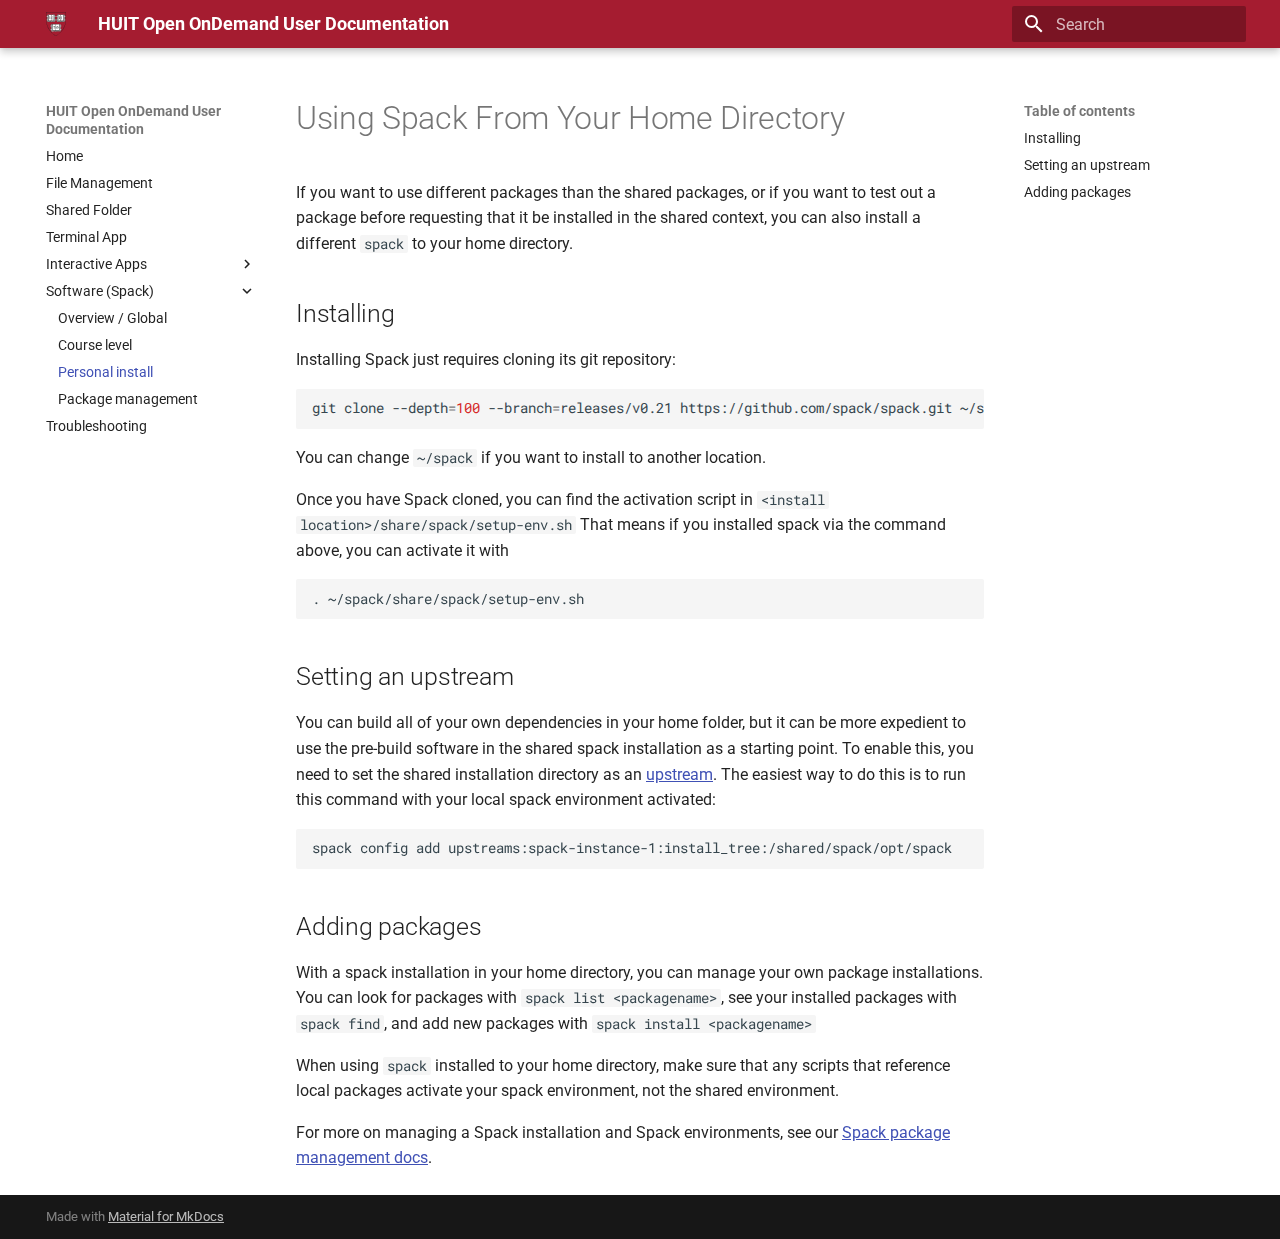
<file: spack-local/index.html>
<!doctype html>
<html lang="en" class="no-js">
  <head>
    
      <meta charset="utf-8">
      <meta name="viewport" content="width=device-width,initial-scale=1">
      
      
      
      
        <link rel="prev" href="../spack-course-shared/">
      
      
        <link rel="next" href="../package-management/">
      
      
      <link rel="icon" href="../assets/favicon.ico">
      <meta name="generator" content="mkdocs-1.6.0, mkdocs-material-9.5.32">
    
    
      
        <title>Personal install - HUIT Open OnDemand User Documentation</title>
      
    
    
      <link rel="stylesheet" href="../assets/stylesheets/main.3cba04c6.min.css">
      
        
        <link rel="stylesheet" href="../assets/stylesheets/palette.06af60db.min.css">
      
      


    
    
      
    
    
      
        
        
        <link rel="preconnect" href="https://fonts.gstatic.com" crossorigin>
        <link rel="stylesheet" href="https://fonts.googleapis.com/css?family=Roboto:300,300i,400,400i,700,700i%7CRoboto+Mono:400,400i,700,700i&display=fallback">
        <style>:root{--md-text-font:"Roboto";--md-code-font:"Roboto Mono"}</style>
      
    
    
      <link rel="stylesheet" href="../stylesheets/extra.css">
    
    <script>__md_scope=new URL("..",location),__md_hash=e=>[...e].reduce((e,_)=>(e<<5)-e+_.charCodeAt(0),0),__md_get=(e,_=localStorage,t=__md_scope)=>JSON.parse(_.getItem(t.pathname+"."+e)),__md_set=(e,_,t=localStorage,a=__md_scope)=>{try{t.setItem(a.pathname+"."+e,JSON.stringify(_))}catch(e){}}</script>
    
      

    
    
    
  </head>
  
  
    
    
    
    
    
    <body dir="ltr" data-md-color-scheme="harvard" data-md-color-primary="indigo" data-md-color-accent="indigo">
  
    
    <input class="md-toggle" data-md-toggle="drawer" type="checkbox" id="__drawer" autocomplete="off">
    <input class="md-toggle" data-md-toggle="search" type="checkbox" id="__search" autocomplete="off">
    <label class="md-overlay" for="__drawer"></label>
    <div data-md-component="skip">
      
        
        <a href="#using-spack-from-your-home-directory" class="md-skip">
          Skip to content
        </a>
      
    </div>
    <div data-md-component="announce">
      
    </div>
    
    
      

  

<header class="md-header md-header--shadow" data-md-component="header">
  <nav class="md-header__inner md-grid" aria-label="Header">
    <a href=".." title="HUIT Open OnDemand User Documentation" class="md-header__button md-logo" aria-label="HUIT Open OnDemand User Documentation" data-md-component="logo">
      
  <img src="../assets/harvard_shield.svg" alt="logo">

    </a>
    <label class="md-header__button md-icon" for="__drawer">
      
      <svg xmlns="http://www.w3.org/2000/svg" viewBox="0 0 24 24"><path d="M3 6h18v2H3V6m0 5h18v2H3v-2m0 5h18v2H3v-2Z"/></svg>
    </label>
    <div class="md-header__title" data-md-component="header-title">
      <div class="md-header__ellipsis">
        <div class="md-header__topic">
          <span class="md-ellipsis">
            HUIT Open OnDemand User Documentation
          </span>
        </div>
        <div class="md-header__topic" data-md-component="header-topic">
          <span class="md-ellipsis">
            
              Personal install
            
          </span>
        </div>
      </div>
    </div>
    
      
    
    
    
    
      <label class="md-header__button md-icon" for="__search">
        
        <svg xmlns="http://www.w3.org/2000/svg" viewBox="0 0 24 24"><path d="M9.5 3A6.5 6.5 0 0 1 16 9.5c0 1.61-.59 3.09-1.56 4.23l.27.27h.79l5 5-1.5 1.5-5-5v-.79l-.27-.27A6.516 6.516 0 0 1 9.5 16 6.5 6.5 0 0 1 3 9.5 6.5 6.5 0 0 1 9.5 3m0 2C7 5 5 7 5 9.5S7 14 9.5 14 14 12 14 9.5 12 5 9.5 5Z"/></svg>
      </label>
      <div class="md-search" data-md-component="search" role="dialog">
  <label class="md-search__overlay" for="__search"></label>
  <div class="md-search__inner" role="search">
    <form class="md-search__form" name="search">
      <input type="text" class="md-search__input" name="query" aria-label="Search" placeholder="Search" autocapitalize="off" autocorrect="off" autocomplete="off" spellcheck="false" data-md-component="search-query" required>
      <label class="md-search__icon md-icon" for="__search">
        
        <svg xmlns="http://www.w3.org/2000/svg" viewBox="0 0 24 24"><path d="M9.5 3A6.5 6.5 0 0 1 16 9.5c0 1.61-.59 3.09-1.56 4.23l.27.27h.79l5 5-1.5 1.5-5-5v-.79l-.27-.27A6.516 6.516 0 0 1 9.5 16 6.5 6.5 0 0 1 3 9.5 6.5 6.5 0 0 1 9.5 3m0 2C7 5 5 7 5 9.5S7 14 9.5 14 14 12 14 9.5 12 5 9.5 5Z"/></svg>
        
        <svg xmlns="http://www.w3.org/2000/svg" viewBox="0 0 24 24"><path d="M20 11v2H8l5.5 5.5-1.42 1.42L4.16 12l7.92-7.92L13.5 5.5 8 11h12Z"/></svg>
      </label>
      <nav class="md-search__options" aria-label="Search">
        
        <button type="reset" class="md-search__icon md-icon" title="Clear" aria-label="Clear" tabindex="-1">
          
          <svg xmlns="http://www.w3.org/2000/svg" viewBox="0 0 24 24"><path d="M19 6.41 17.59 5 12 10.59 6.41 5 5 6.41 10.59 12 5 17.59 6.41 19 12 13.41 17.59 19 19 17.59 13.41 12 19 6.41Z"/></svg>
        </button>
      </nav>
      
    </form>
    <div class="md-search__output">
      <div class="md-search__scrollwrap" tabindex="0" data-md-scrollfix>
        <div class="md-search-result" data-md-component="search-result">
          <div class="md-search-result__meta">
            Initializing search
          </div>
          <ol class="md-search-result__list" role="presentation"></ol>
        </div>
      </div>
    </div>
  </div>
</div>
    
    
  </nav>
  
</header>
    
    <div class="md-container" data-md-component="container">
      
      
        
          
        
      
      <main class="md-main" data-md-component="main">
        <div class="md-main__inner md-grid">
          
            
              
              <div class="md-sidebar md-sidebar--primary" data-md-component="sidebar" data-md-type="navigation" >
                <div class="md-sidebar__scrollwrap">
                  <div class="md-sidebar__inner">
                    



<nav class="md-nav md-nav--primary" aria-label="Navigation" data-md-level="0">
  <label class="md-nav__title" for="__drawer">
    <a href=".." title="HUIT Open OnDemand User Documentation" class="md-nav__button md-logo" aria-label="HUIT Open OnDemand User Documentation" data-md-component="logo">
      
  <img src="../assets/harvard_shield.svg" alt="logo">

    </a>
    HUIT Open OnDemand User Documentation
  </label>
  
  <ul class="md-nav__list" data-md-scrollfix>
    
      
      
  
  
  
  
    <li class="md-nav__item">
      <a href=".." class="md-nav__link">
        
  
  <span class="md-ellipsis">
    Home
  </span>
  

      </a>
    </li>
  

    
      
      
  
  
  
  
    <li class="md-nav__item">
      <a href="../file-management/" class="md-nav__link">
        
  
  <span class="md-ellipsis">
    File Management
  </span>
  

      </a>
    </li>
  

    
      
      
  
  
  
  
    <li class="md-nav__item">
      <a href="../shared-folder/" class="md-nav__link">
        
  
  <span class="md-ellipsis">
    Shared Folder
  </span>
  

      </a>
    </li>
  

    
      
      
  
  
  
  
    <li class="md-nav__item">
      <a href="../terminal/" class="md-nav__link">
        
  
  <span class="md-ellipsis">
    Terminal App
  </span>
  

      </a>
    </li>
  

    
      
      
  
  
  
  
    
    
    
    
    <li class="md-nav__item md-nav__item--nested">
      
        
        
        <input class="md-nav__toggle md-toggle " type="checkbox" id="__nav_5" >
        
          
          <label class="md-nav__link" for="__nav_5" id="__nav_5_label" tabindex="0">
            
  
  <span class="md-ellipsis">
    Interactive Apps
  </span>
  

            <span class="md-nav__icon md-icon"></span>
          </label>
        
        <nav class="md-nav" data-md-level="1" aria-labelledby="__nav_5_label" aria-expanded="false">
          <label class="md-nav__title" for="__nav_5">
            <span class="md-nav__icon md-icon"></span>
            Interactive Apps
          </label>
          <ul class="md-nav__list" data-md-scrollfix>
            
              
                
  
  
  
  
    <li class="md-nav__item">
      <a href="../interactive-apps/" class="md-nav__link">
        
  
  <span class="md-ellipsis">
    Overview
  </span>
  

      </a>
    </li>
  

              
            
              
                
  
  
  
  
    <li class="md-nav__item">
      <a href="../jupyterlab-apptainer/" class="md-nav__link">
        
  
  <span class="md-ellipsis">
    Jupyter Lab
  </span>
  

      </a>
    </li>
  

              
            
              
                
  
  
  
  
    <li class="md-nav__item">
      <a href="../remote-desktop-ros/" class="md-nav__link">
        
  
  <span class="md-ellipsis">
    Remote Desktop
  </span>
  

      </a>
    </li>
  

              
            
              
                
  
  
  
  
    <li class="md-nav__item">
      <a href="../vscode-app/" class="md-nav__link">
        
  
  <span class="md-ellipsis">
    Code Server
  </span>
  

      </a>
    </li>
  

              
            
          </ul>
        </nav>
      
    </li>
  

    
      
      
  
  
    
  
  
  
    
    
    
    
    <li class="md-nav__item md-nav__item--active md-nav__item--nested">
      
        
        
        <input class="md-nav__toggle md-toggle " type="checkbox" id="__nav_6" checked>
        
          
          <label class="md-nav__link" for="__nav_6" id="__nav_6_label" tabindex="0">
            
  
  <span class="md-ellipsis">
    Software (Spack)
  </span>
  

            <span class="md-nav__icon md-icon"></span>
          </label>
        
        <nav class="md-nav" data-md-level="1" aria-labelledby="__nav_6_label" aria-expanded="true">
          <label class="md-nav__title" for="__nav_6">
            <span class="md-nav__icon md-icon"></span>
            Software (Spack)
          </label>
          <ul class="md-nav__list" data-md-scrollfix>
            
              
                
  
  
  
  
    <li class="md-nav__item">
      <a href="../spack-shared-software/" class="md-nav__link">
        
  
  <span class="md-ellipsis">
    Overview / Global
  </span>
  

      </a>
    </li>
  

              
            
              
                
  
  
  
  
    <li class="md-nav__item">
      <a href="../spack-course-shared/" class="md-nav__link">
        
  
  <span class="md-ellipsis">
    Course level
  </span>
  

      </a>
    </li>
  

              
            
              
                
  
  
    
  
  
  
    <li class="md-nav__item md-nav__item--active">
      
      <input class="md-nav__toggle md-toggle" type="checkbox" id="__toc">
      
      
        
      
      
        <label class="md-nav__link md-nav__link--active" for="__toc">
          
  
  <span class="md-ellipsis">
    Personal install
  </span>
  

          <span class="md-nav__icon md-icon"></span>
        </label>
      
      <a href="./" class="md-nav__link md-nav__link--active">
        
  
  <span class="md-ellipsis">
    Personal install
  </span>
  

      </a>
      
        

<nav class="md-nav md-nav--secondary" aria-label="Table of contents">
  
  
  
    
  
  
    <label class="md-nav__title" for="__toc">
      <span class="md-nav__icon md-icon"></span>
      Table of contents
    </label>
    <ul class="md-nav__list" data-md-component="toc" data-md-scrollfix>
      
        <li class="md-nav__item">
  <a href="#installing" class="md-nav__link">
    <span class="md-ellipsis">
      Installing
    </span>
  </a>
  
</li>
      
        <li class="md-nav__item">
  <a href="#setting-an-upstream" class="md-nav__link">
    <span class="md-ellipsis">
      Setting an upstream
    </span>
  </a>
  
</li>
      
        <li class="md-nav__item">
  <a href="#adding-packages" class="md-nav__link">
    <span class="md-ellipsis">
      Adding packages
    </span>
  </a>
  
</li>
      
    </ul>
  
</nav>
      
    </li>
  

              
            
              
                
  
  
  
  
    <li class="md-nav__item">
      <a href="../package-management/" class="md-nav__link">
        
  
  <span class="md-ellipsis">
    Package management
  </span>
  

      </a>
    </li>
  

              
            
          </ul>
        </nav>
      
    </li>
  

    
      
      
  
  
  
  
    <li class="md-nav__item">
      <a href="../troubleshooting/" class="md-nav__link">
        
  
  <span class="md-ellipsis">
    Troubleshooting
  </span>
  

      </a>
    </li>
  

    
  </ul>
</nav>
                  </div>
                </div>
              </div>
            
            
              
              <div class="md-sidebar md-sidebar--secondary" data-md-component="sidebar" data-md-type="toc" >
                <div class="md-sidebar__scrollwrap">
                  <div class="md-sidebar__inner">
                    

<nav class="md-nav md-nav--secondary" aria-label="Table of contents">
  
  
  
    
  
  
    <label class="md-nav__title" for="__toc">
      <span class="md-nav__icon md-icon"></span>
      Table of contents
    </label>
    <ul class="md-nav__list" data-md-component="toc" data-md-scrollfix>
      
        <li class="md-nav__item">
  <a href="#installing" class="md-nav__link">
    <span class="md-ellipsis">
      Installing
    </span>
  </a>
  
</li>
      
        <li class="md-nav__item">
  <a href="#setting-an-upstream" class="md-nav__link">
    <span class="md-ellipsis">
      Setting an upstream
    </span>
  </a>
  
</li>
      
        <li class="md-nav__item">
  <a href="#adding-packages" class="md-nav__link">
    <span class="md-ellipsis">
      Adding packages
    </span>
  </a>
  
</li>
      
    </ul>
  
</nav>
                  </div>
                </div>
              </div>
            
          
          
            <div class="md-content" data-md-component="content">
              <article class="md-content__inner md-typeset">
                
                  


<h1 id="using-spack-from-your-home-directory">Using Spack From Your Home Directory</h1>
<p>If you want to use different packages than the shared packages, or if you want to test out a package before requesting that it be installed in the shared context, you can also install a different <code>spack</code> to your home directory.</p>
<h2 id="installing">Installing</h2>
<p>Installing Spack just requires cloning its git repository:</p>
<div class="highlight"><pre><span></span><code>git<span class="w"> </span>clone<span class="w"> </span>--depth<span class="o">=</span><span class="m">100</span><span class="w"> </span>--branch<span class="o">=</span>releases/v0.21<span class="w"> </span>https://github.com/spack/spack.git<span class="w"> </span>~/spack
</code></pre></div>
<p>You can change <code>~/spack</code> if you want to install to another location.</p>
<p>Once you have Spack cloned, you can find the activation script in <code>&lt;install location&gt;/share/spack/setup-env.sh</code> That means if you installed spack via the command above, you can activate it with</p>
<div class="highlight"><pre><span></span><code>.<span class="w"> </span>~/spack/share/spack/setup-env.sh
</code></pre></div>
<h2 id="setting-an-upstream">Setting an upstream</h2>
<p>You can build all of your own dependencies in your home folder, but it can be more expedient to use the pre-build software in the shared spack installation as a starting point. To enable this, you need to set the shared installation directory as an <a href="https://spack.readthedocs.io/en/latest/chain.html">upstream</a>. The easiest way to do this is to run this command with your local spack environment activated:</p>
<div class="highlight"><pre><span></span><code>spack<span class="w"> </span>config<span class="w"> </span>add<span class="w"> </span>upstreams:spack-instance-1:install_tree:/shared/spack/opt/spack
</code></pre></div>
<h2 id="adding-packages">Adding packages</h2>
<p>With a spack installation in your home directory, you can manage your own package installations. You can look for packages with <code>spack list &lt;packagename&gt;</code>, see your installed packages with <code>spack find</code>, and add new packages with <code>spack install &lt;packagename&gt;</code></p>
<p>When using <code>spack</code> installed to your home directory, make sure that any scripts that reference local packages activate your spack environment, not the shared environment.</p>
<p>For more on managing a Spack installation and Spack environments, see our <a href="../package-management/">Spack
package management docs</a>.</p>












                
              </article>
            </div>
          
          
<script>var target=document.getElementById(location.hash.slice(1));target&&target.name&&(target.checked=target.name.startsWith("__tabbed_"))</script>
        </div>
        
      </main>
      
        <footer class="md-footer">
  
  <div class="md-footer-meta md-typeset">
    <div class="md-footer-meta__inner md-grid">
      <div class="md-copyright">
  
  
    Made with
    <a href="https://squidfunk.github.io/mkdocs-material/" target="_blank" rel="noopener">
      Material for MkDocs
    </a>
  
</div>
      
    </div>
  </div>
</footer>
      
    </div>
    <div class="md-dialog" data-md-component="dialog">
      <div class="md-dialog__inner md-typeset"></div>
    </div>
    
    
    <script id="__config" type="application/json">{"base": "..", "features": [], "search": "../assets/javascripts/workers/search.b8dbb3d2.min.js", "translations": {"clipboard.copied": "Copied to clipboard", "clipboard.copy": "Copy to clipboard", "search.result.more.one": "1 more on this page", "search.result.more.other": "# more on this page", "search.result.none": "No matching documents", "search.result.one": "1 matching document", "search.result.other": "# matching documents", "search.result.placeholder": "Type to start searching", "search.result.term.missing": "Missing", "select.version": "Select version"}}</script>
    
    
      <script src="../assets/javascripts/bundle.471ce7a9.min.js"></script>
      
    
  </body>
</html>
</file>
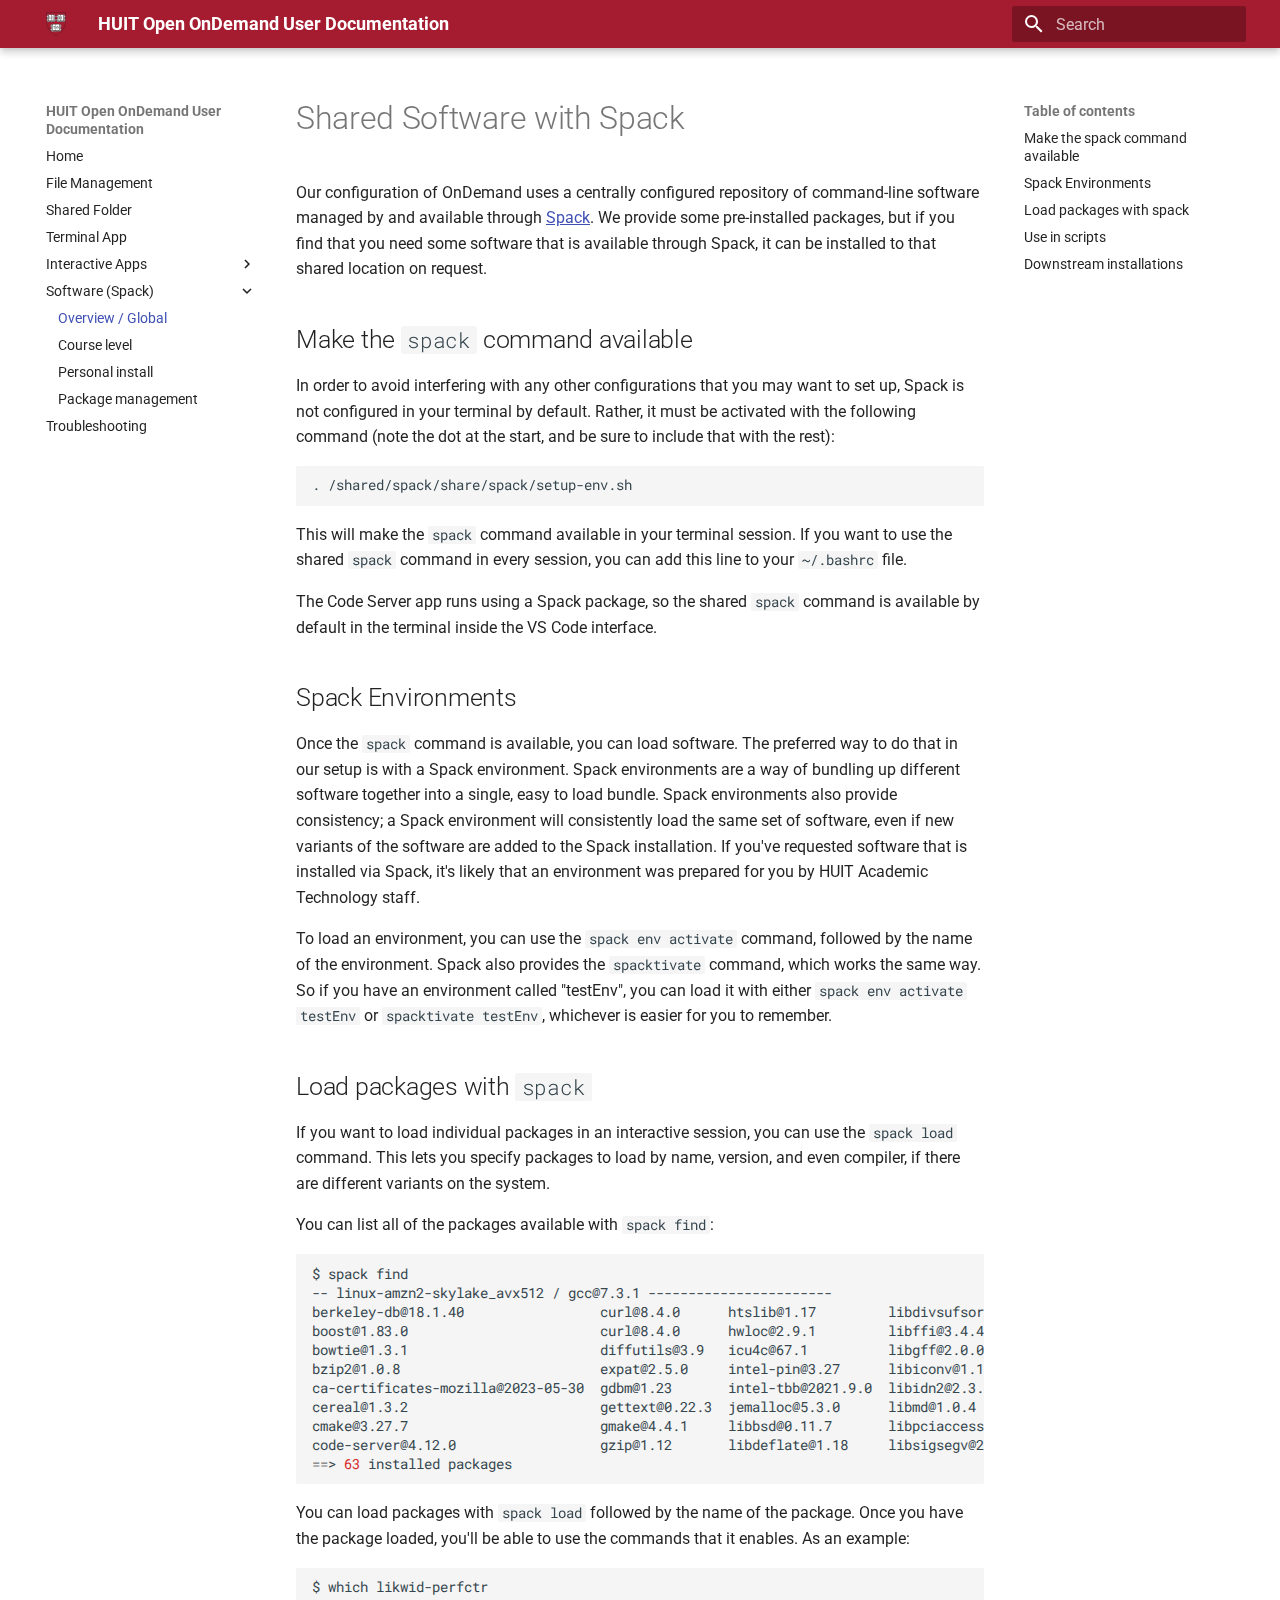
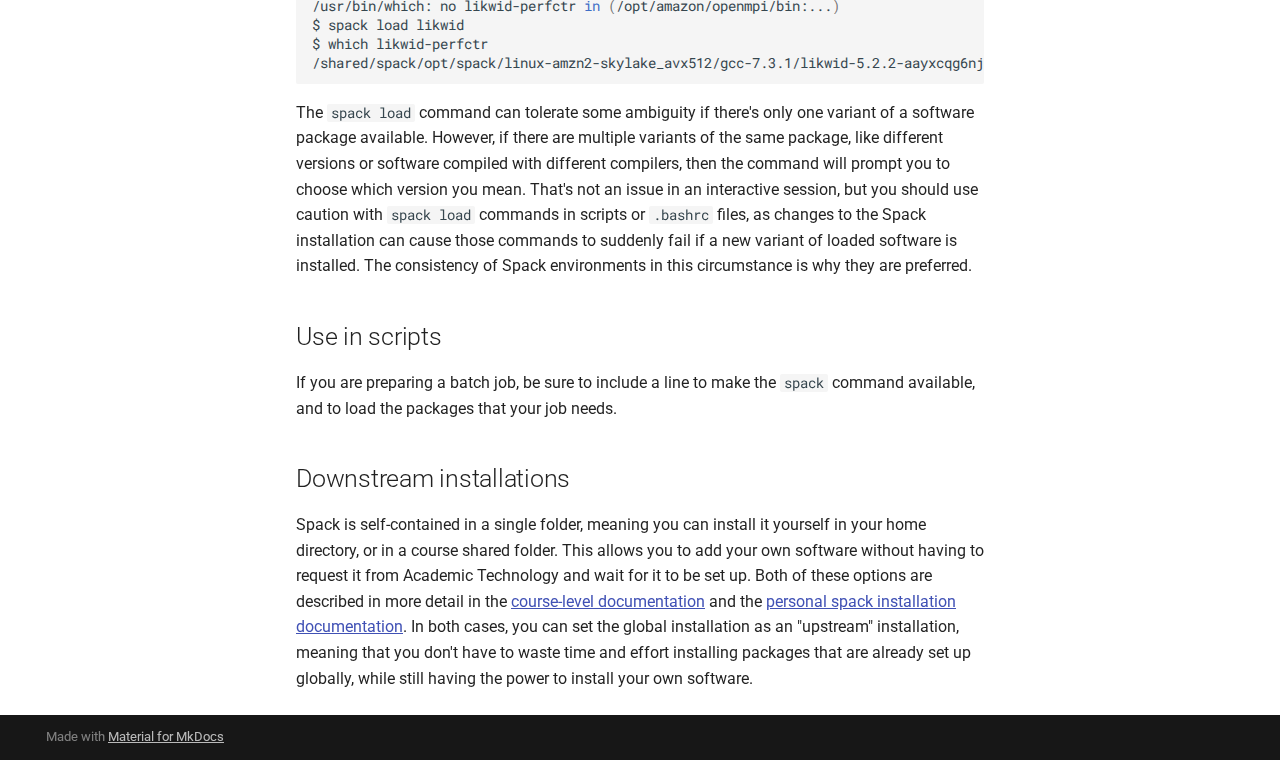
<file: spack-shared-software/index.html>
<!doctype html>
<html lang="en" class="no-js">
  <head>
    
      <meta charset="utf-8">
      <meta name="viewport" content="width=device-width,initial-scale=1">
      
      
      
      
        <link rel="prev" href="../vscode-app/">
      
      
        <link rel="next" href="../spack-course-shared/">
      
      
      <link rel="icon" href="../assets/favicon.ico">
      <meta name="generator" content="mkdocs-1.6.0, mkdocs-material-9.5.32">
    
    
      
        <title>Overview / Global - HUIT Open OnDemand User Documentation</title>
      
    
    
      <link rel="stylesheet" href="../assets/stylesheets/main.3cba04c6.min.css">
      
        
        <link rel="stylesheet" href="../assets/stylesheets/palette.06af60db.min.css">
      
      


    
    
      
    
    
      
        
        
        <link rel="preconnect" href="https://fonts.gstatic.com" crossorigin>
        <link rel="stylesheet" href="https://fonts.googleapis.com/css?family=Roboto:300,300i,400,400i,700,700i%7CRoboto+Mono:400,400i,700,700i&display=fallback">
        <style>:root{--md-text-font:"Roboto";--md-code-font:"Roboto Mono"}</style>
      
    
    
      <link rel="stylesheet" href="../stylesheets/extra.css">
    
    <script>__md_scope=new URL("..",location),__md_hash=e=>[...e].reduce((e,_)=>(e<<5)-e+_.charCodeAt(0),0),__md_get=(e,_=localStorage,t=__md_scope)=>JSON.parse(_.getItem(t.pathname+"."+e)),__md_set=(e,_,t=localStorage,a=__md_scope)=>{try{t.setItem(a.pathname+"."+e,JSON.stringify(_))}catch(e){}}</script>
    
      

    
    
    
  </head>
  
  
    
    
    
    
    
    <body dir="ltr" data-md-color-scheme="harvard" data-md-color-primary="indigo" data-md-color-accent="indigo">
  
    
    <input class="md-toggle" data-md-toggle="drawer" type="checkbox" id="__drawer" autocomplete="off">
    <input class="md-toggle" data-md-toggle="search" type="checkbox" id="__search" autocomplete="off">
    <label class="md-overlay" for="__drawer"></label>
    <div data-md-component="skip">
      
        
        <a href="#shared-software-with-spack" class="md-skip">
          Skip to content
        </a>
      
    </div>
    <div data-md-component="announce">
      
    </div>
    
    
      

  

<header class="md-header md-header--shadow" data-md-component="header">
  <nav class="md-header__inner md-grid" aria-label="Header">
    <a href=".." title="HUIT Open OnDemand User Documentation" class="md-header__button md-logo" aria-label="HUIT Open OnDemand User Documentation" data-md-component="logo">
      
  <img src="../assets/harvard_shield.svg" alt="logo">

    </a>
    <label class="md-header__button md-icon" for="__drawer">
      
      <svg xmlns="http://www.w3.org/2000/svg" viewBox="0 0 24 24"><path d="M3 6h18v2H3V6m0 5h18v2H3v-2m0 5h18v2H3v-2Z"/></svg>
    </label>
    <div class="md-header__title" data-md-component="header-title">
      <div class="md-header__ellipsis">
        <div class="md-header__topic">
          <span class="md-ellipsis">
            HUIT Open OnDemand User Documentation
          </span>
        </div>
        <div class="md-header__topic" data-md-component="header-topic">
          <span class="md-ellipsis">
            
              Overview / Global
            
          </span>
        </div>
      </div>
    </div>
    
      
    
    
    
    
      <label class="md-header__button md-icon" for="__search">
        
        <svg xmlns="http://www.w3.org/2000/svg" viewBox="0 0 24 24"><path d="M9.5 3A6.5 6.5 0 0 1 16 9.5c0 1.61-.59 3.09-1.56 4.23l.27.27h.79l5 5-1.5 1.5-5-5v-.79l-.27-.27A6.516 6.516 0 0 1 9.5 16 6.5 6.5 0 0 1 3 9.5 6.5 6.5 0 0 1 9.5 3m0 2C7 5 5 7 5 9.5S7 14 9.5 14 14 12 14 9.5 12 5 9.5 5Z"/></svg>
      </label>
      <div class="md-search" data-md-component="search" role="dialog">
  <label class="md-search__overlay" for="__search"></label>
  <div class="md-search__inner" role="search">
    <form class="md-search__form" name="search">
      <input type="text" class="md-search__input" name="query" aria-label="Search" placeholder="Search" autocapitalize="off" autocorrect="off" autocomplete="off" spellcheck="false" data-md-component="search-query" required>
      <label class="md-search__icon md-icon" for="__search">
        
        <svg xmlns="http://www.w3.org/2000/svg" viewBox="0 0 24 24"><path d="M9.5 3A6.5 6.5 0 0 1 16 9.5c0 1.61-.59 3.09-1.56 4.23l.27.27h.79l5 5-1.5 1.5-5-5v-.79l-.27-.27A6.516 6.516 0 0 1 9.5 16 6.5 6.5 0 0 1 3 9.5 6.5 6.5 0 0 1 9.5 3m0 2C7 5 5 7 5 9.5S7 14 9.5 14 14 12 14 9.5 12 5 9.5 5Z"/></svg>
        
        <svg xmlns="http://www.w3.org/2000/svg" viewBox="0 0 24 24"><path d="M20 11v2H8l5.5 5.5-1.42 1.42L4.16 12l7.92-7.92L13.5 5.5 8 11h12Z"/></svg>
      </label>
      <nav class="md-search__options" aria-label="Search">
        
        <button type="reset" class="md-search__icon md-icon" title="Clear" aria-label="Clear" tabindex="-1">
          
          <svg xmlns="http://www.w3.org/2000/svg" viewBox="0 0 24 24"><path d="M19 6.41 17.59 5 12 10.59 6.41 5 5 6.41 10.59 12 5 17.59 6.41 19 12 13.41 17.59 19 19 17.59 13.41 12 19 6.41Z"/></svg>
        </button>
      </nav>
      
    </form>
    <div class="md-search__output">
      <div class="md-search__scrollwrap" tabindex="0" data-md-scrollfix>
        <div class="md-search-result" data-md-component="search-result">
          <div class="md-search-result__meta">
            Initializing search
          </div>
          <ol class="md-search-result__list" role="presentation"></ol>
        </div>
      </div>
    </div>
  </div>
</div>
    
    
  </nav>
  
</header>
    
    <div class="md-container" data-md-component="container">
      
      
        
          
        
      
      <main class="md-main" data-md-component="main">
        <div class="md-main__inner md-grid">
          
            
              
              <div class="md-sidebar md-sidebar--primary" data-md-component="sidebar" data-md-type="navigation" >
                <div class="md-sidebar__scrollwrap">
                  <div class="md-sidebar__inner">
                    



<nav class="md-nav md-nav--primary" aria-label="Navigation" data-md-level="0">
  <label class="md-nav__title" for="__drawer">
    <a href=".." title="HUIT Open OnDemand User Documentation" class="md-nav__button md-logo" aria-label="HUIT Open OnDemand User Documentation" data-md-component="logo">
      
  <img src="../assets/harvard_shield.svg" alt="logo">

    </a>
    HUIT Open OnDemand User Documentation
  </label>
  
  <ul class="md-nav__list" data-md-scrollfix>
    
      
      
  
  
  
  
    <li class="md-nav__item">
      <a href=".." class="md-nav__link">
        
  
  <span class="md-ellipsis">
    Home
  </span>
  

      </a>
    </li>
  

    
      
      
  
  
  
  
    <li class="md-nav__item">
      <a href="../file-management/" class="md-nav__link">
        
  
  <span class="md-ellipsis">
    File Management
  </span>
  

      </a>
    </li>
  

    
      
      
  
  
  
  
    <li class="md-nav__item">
      <a href="../shared-folder/" class="md-nav__link">
        
  
  <span class="md-ellipsis">
    Shared Folder
  </span>
  

      </a>
    </li>
  

    
      
      
  
  
  
  
    <li class="md-nav__item">
      <a href="../terminal/" class="md-nav__link">
        
  
  <span class="md-ellipsis">
    Terminal App
  </span>
  

      </a>
    </li>
  

    
      
      
  
  
  
  
    
    
    
    
    <li class="md-nav__item md-nav__item--nested">
      
        
        
        <input class="md-nav__toggle md-toggle " type="checkbox" id="__nav_5" >
        
          
          <label class="md-nav__link" for="__nav_5" id="__nav_5_label" tabindex="0">
            
  
  <span class="md-ellipsis">
    Interactive Apps
  </span>
  

            <span class="md-nav__icon md-icon"></span>
          </label>
        
        <nav class="md-nav" data-md-level="1" aria-labelledby="__nav_5_label" aria-expanded="false">
          <label class="md-nav__title" for="__nav_5">
            <span class="md-nav__icon md-icon"></span>
            Interactive Apps
          </label>
          <ul class="md-nav__list" data-md-scrollfix>
            
              
                
  
  
  
  
    <li class="md-nav__item">
      <a href="../interactive-apps/" class="md-nav__link">
        
  
  <span class="md-ellipsis">
    Overview
  </span>
  

      </a>
    </li>
  

              
            
              
                
  
  
  
  
    <li class="md-nav__item">
      <a href="../jupyterlab-apptainer/" class="md-nav__link">
        
  
  <span class="md-ellipsis">
    Jupyter Lab
  </span>
  

      </a>
    </li>
  

              
            
              
                
  
  
  
  
    <li class="md-nav__item">
      <a href="../remote-desktop-ros/" class="md-nav__link">
        
  
  <span class="md-ellipsis">
    Remote Desktop
  </span>
  

      </a>
    </li>
  

              
            
              
                
  
  
  
  
    <li class="md-nav__item">
      <a href="../vscode-app/" class="md-nav__link">
        
  
  <span class="md-ellipsis">
    Code Server
  </span>
  

      </a>
    </li>
  

              
            
          </ul>
        </nav>
      
    </li>
  

    
      
      
  
  
    
  
  
  
    
    
    
    
    <li class="md-nav__item md-nav__item--active md-nav__item--nested">
      
        
        
        <input class="md-nav__toggle md-toggle " type="checkbox" id="__nav_6" checked>
        
          
          <label class="md-nav__link" for="__nav_6" id="__nav_6_label" tabindex="0">
            
  
  <span class="md-ellipsis">
    Software (Spack)
  </span>
  

            <span class="md-nav__icon md-icon"></span>
          </label>
        
        <nav class="md-nav" data-md-level="1" aria-labelledby="__nav_6_label" aria-expanded="true">
          <label class="md-nav__title" for="__nav_6">
            <span class="md-nav__icon md-icon"></span>
            Software (Spack)
          </label>
          <ul class="md-nav__list" data-md-scrollfix>
            
              
                
  
  
    
  
  
  
    <li class="md-nav__item md-nav__item--active">
      
      <input class="md-nav__toggle md-toggle" type="checkbox" id="__toc">
      
      
        
      
      
        <label class="md-nav__link md-nav__link--active" for="__toc">
          
  
  <span class="md-ellipsis">
    Overview / Global
  </span>
  

          <span class="md-nav__icon md-icon"></span>
        </label>
      
      <a href="./" class="md-nav__link md-nav__link--active">
        
  
  <span class="md-ellipsis">
    Overview / Global
  </span>
  

      </a>
      
        

<nav class="md-nav md-nav--secondary" aria-label="Table of contents">
  
  
  
    
  
  
    <label class="md-nav__title" for="__toc">
      <span class="md-nav__icon md-icon"></span>
      Table of contents
    </label>
    <ul class="md-nav__list" data-md-component="toc" data-md-scrollfix>
      
        <li class="md-nav__item">
  <a href="#make-the-spack-command-available" class="md-nav__link">
    <span class="md-ellipsis">
      Make the spack command available
    </span>
  </a>
  
</li>
      
        <li class="md-nav__item">
  <a href="#spack-environments" class="md-nav__link">
    <span class="md-ellipsis">
      Spack Environments
    </span>
  </a>
  
</li>
      
        <li class="md-nav__item">
  <a href="#load-packages-with-spack" class="md-nav__link">
    <span class="md-ellipsis">
      Load packages with spack
    </span>
  </a>
  
</li>
      
        <li class="md-nav__item">
  <a href="#use-in-scripts" class="md-nav__link">
    <span class="md-ellipsis">
      Use in scripts
    </span>
  </a>
  
</li>
      
        <li class="md-nav__item">
  <a href="#downstream-installations" class="md-nav__link">
    <span class="md-ellipsis">
      Downstream installations
    </span>
  </a>
  
</li>
      
    </ul>
  
</nav>
      
    </li>
  

              
            
              
                
  
  
  
  
    <li class="md-nav__item">
      <a href="../spack-course-shared/" class="md-nav__link">
        
  
  <span class="md-ellipsis">
    Course level
  </span>
  

      </a>
    </li>
  

              
            
              
                
  
  
  
  
    <li class="md-nav__item">
      <a href="../spack-local/" class="md-nav__link">
        
  
  <span class="md-ellipsis">
    Personal install
  </span>
  

      </a>
    </li>
  

              
            
              
                
  
  
  
  
    <li class="md-nav__item">
      <a href="../package-management/" class="md-nav__link">
        
  
  <span class="md-ellipsis">
    Package management
  </span>
  

      </a>
    </li>
  

              
            
          </ul>
        </nav>
      
    </li>
  

    
      
      
  
  
  
  
    <li class="md-nav__item">
      <a href="../troubleshooting/" class="md-nav__link">
        
  
  <span class="md-ellipsis">
    Troubleshooting
  </span>
  

      </a>
    </li>
  

    
  </ul>
</nav>
                  </div>
                </div>
              </div>
            
            
              
              <div class="md-sidebar md-sidebar--secondary" data-md-component="sidebar" data-md-type="toc" >
                <div class="md-sidebar__scrollwrap">
                  <div class="md-sidebar__inner">
                    

<nav class="md-nav md-nav--secondary" aria-label="Table of contents">
  
  
  
    
  
  
    <label class="md-nav__title" for="__toc">
      <span class="md-nav__icon md-icon"></span>
      Table of contents
    </label>
    <ul class="md-nav__list" data-md-component="toc" data-md-scrollfix>
      
        <li class="md-nav__item">
  <a href="#make-the-spack-command-available" class="md-nav__link">
    <span class="md-ellipsis">
      Make the spack command available
    </span>
  </a>
  
</li>
      
        <li class="md-nav__item">
  <a href="#spack-environments" class="md-nav__link">
    <span class="md-ellipsis">
      Spack Environments
    </span>
  </a>
  
</li>
      
        <li class="md-nav__item">
  <a href="#load-packages-with-spack" class="md-nav__link">
    <span class="md-ellipsis">
      Load packages with spack
    </span>
  </a>
  
</li>
      
        <li class="md-nav__item">
  <a href="#use-in-scripts" class="md-nav__link">
    <span class="md-ellipsis">
      Use in scripts
    </span>
  </a>
  
</li>
      
        <li class="md-nav__item">
  <a href="#downstream-installations" class="md-nav__link">
    <span class="md-ellipsis">
      Downstream installations
    </span>
  </a>
  
</li>
      
    </ul>
  
</nav>
                  </div>
                </div>
              </div>
            
          
          
            <div class="md-content" data-md-component="content">
              <article class="md-content__inner md-typeset">
                
                  


<h1 id="shared-software-with-spack">Shared Software with Spack</h1>
<p>Our configuration of OnDemand uses a centrally configured repository of command-line software managed by and available through <a href="https://spack.readthedocs.io/en/latest/index.html">Spack</a>. We provide some pre-installed packages, but if you find that you need some software that is available through Spack, it can be installed to that shared location on request.</p>
<h2 id="make-the-spack-command-available">Make the <code>spack</code> command available</h2>
<p>In order to avoid interfering with any other configurations that you may want to set up, Spack is not configured in your terminal by default. Rather, it must be activated with the following command (note the dot at the start, and be sure to include that with the rest):</p>
<div class="highlight"><pre><span></span><code>.<span class="w"> </span>/shared/spack/share/spack/setup-env.sh
</code></pre></div>
<p>This will make the <code>spack</code> command available in your terminal session. If you want to use the shared <code>spack</code> command in every session, you can add this line to your <code>~/.bashrc</code> file.</p>
<p>The Code Server app runs using a Spack package, so the shared <code>spack</code> command is available by default in the terminal inside the VS Code interface.</p>
<h2 id="spack-environments">Spack Environments</h2>
<p>Once the <code>spack</code> command is available, you can load software. The preferred way to do that in our setup is with a Spack environment. Spack environments are a way of bundling up different software together into a single, easy to load bundle. Spack environments also provide consistency; a Spack environment will consistently load the same set of software, even if new variants of the software are added to the Spack installation. If you've requested software that is installed via Spack, it's likely that an environment was prepared for you by HUIT Academic Technology staff.</p>
<p>To load an environment, you can use the <code>spack env activate</code> command, followed by the name of the environment. Spack also provides the <code>spacktivate</code> command, which works the same way. So if you have an environment called "testEnv", you can load it with either <code>spack env activate testEnv</code> or <code>spacktivate testEnv</code>, whichever is easier for you to remember.</p>
<h2 id="load-packages-with-spack">Load packages with <code>spack</code></h2>
<p>If you want to load individual packages in an interactive session, you can use the <code>spack load</code> command. This lets you specify packages to load by name, version, and even compiler, if there are different variants on the system.</p>
<p>You can list all of the packages available with <code>spack find</code>:</p>
<div class="highlight"><pre><span></span><code>$<span class="w"> </span>spack<span class="w"> </span>find
--<span class="w"> </span>linux-amzn2-skylake_avx512<span class="w"> </span>/<span class="w"> </span>gcc@7.3.1<span class="w"> </span>-----------------------
berkeley-db@18.1.40<span class="w">                 </span>curl@8.4.0<span class="w">      </span>htslib@1.17<span class="w">         </span>libdivsufsort@2.0.1<span class="w">  </span>libtool@2.4.7<span class="w">     </span>nghttp2@1.57.0<span class="w">       </span>r@4.3.0<span class="w">               </span>unzip@6.0
boost@1.83.0<span class="w">                        </span>curl@8.4.0<span class="w">      </span>hwloc@2.9.1<span class="w">         </span>libffi@3.4.4<span class="w">         </span>libunistring@1.1<span class="w">  </span>openjdk@11.0.20.1_1<span class="w">  </span>readline@8.2<span class="w">          </span>util-linux-uuid@2.38.1
bowtie@1.3.1<span class="w">                        </span>diffutils@3.9<span class="w">   </span>icu4c@67.1<span class="w">          </span>libgff@2.0.0<span class="w">         </span>libxcrypt@4.4.35<span class="w">  </span>openssl@3.1.3<span class="w">        </span>salmon@1.10.2<span class="w">         </span>util-macros@1.19.3
bzip2@1.0.8<span class="w">                         </span>expat@2.5.0<span class="w">     </span>intel-pin@3.27<span class="w">      </span>libiconv@1.17<span class="w">        </span>libxml2@2.10.3<span class="w">    </span>pcre2@10.42<span class="w">          </span>sqlite@3.43.2<span class="w">         </span>which@2.21
ca-certificates-mozilla@2023-05-30<span class="w">  </span>gdbm@1.23<span class="w">       </span>intel-tbb@2021.9.0<span class="w">  </span>libidn2@2.3.4<span class="w">        </span>likwid@5.2.2<span class="w">      </span>perl@5.38.0<span class="w">          </span>staden-io-lib@1.14.8<span class="w">  </span>xz@5.4.1
cereal@1.3.2<span class="w">                        </span>gettext@0.22.3<span class="w">  </span>jemalloc@5.3.0<span class="w">      </span>libmd@1.0.4<span class="w">          </span>lua@5.4.4<span class="w">         </span>pigz@2.7<span class="w">             </span>star@2.7.10b<span class="w">          </span>zlib-ng@2.1.4
cmake@3.27.7<span class="w">                        </span>gmake@4.4.1<span class="w">     </span>libbsd@0.11.7<span class="w">       </span>libpciaccess@0.17<span class="w">    </span>m4@1.4.19<span class="w">         </span>pkgconf@1.9.5<span class="w">        </span>tar@1.34<span class="w">              </span>zstd@1.5.5
code-server@4.12.0<span class="w">                  </span>gzip@1.12<span class="w">       </span>libdeflate@1.18<span class="w">     </span>libsigsegv@2.14<span class="w">      </span>ncurses@6.4<span class="w">       </span>python@3.11.6<span class="w">        </span>texinfo@7.0.3
<span class="o">==</span>&gt;<span class="w"> </span><span class="m">63</span><span class="w"> </span>installed<span class="w"> </span>packages
</code></pre></div>
<p>You can load packages with <code>spack load</code> followed by the name of the package. Once you have the package loaded, you'll be able to use the commands that it enables. As an example:</p>
<div class="highlight"><pre><span></span><code>$<span class="w"> </span>which<span class="w"> </span>likwid-perfctr
/usr/bin/which:<span class="w"> </span>no<span class="w"> </span>likwid-perfctr<span class="w"> </span><span class="k">in</span><span class="w"> </span><span class="o">(</span>/opt/amazon/openmpi/bin:...<span class="o">)</span>
$<span class="w"> </span>spack<span class="w"> </span>load<span class="w"> </span>likwid
$<span class="w"> </span>which<span class="w"> </span>likwid-perfctr
/shared/spack/opt/spack/linux-amzn2-skylake_avx512/gcc-7.3.1/likwid-5.2.2-aayxcqg6nj5zykdozo5z4yubzjevxhhm/bin/likwid-perfctr
</code></pre></div>
<p>The <code>spack load</code> command can tolerate some ambiguity if there's only one variant of a software package available. However, if there are multiple variants of the same package, like different versions or software compiled with different compilers, then the command will prompt you to choose which version you mean. That's not an issue in an interactive session, but you should use caution with <code>spack load</code> commands in scripts or <code>.bashrc</code> files, as changes to the Spack installation can cause those commands to suddenly fail if a new variant of loaded software is installed. The consistency of Spack environments in this circumstance is why they are preferred.</p>
<h2 id="use-in-scripts">Use in scripts</h2>
<p>If you are preparing a batch job, be sure to include a line to make the <code>spack</code> command available, and to load the packages that your job needs.</p>
<h2 id="downstream-installations">Downstream installations</h2>
<p>Spack is self-contained in a single folder, meaning you can install it yourself
in your home directory, or in a course shared folder. This allows you to add
your own software without having to request it from Academic Technology and wait
for it to be set up. Both of these options are described in more detail in the
<a href="../spack-course-shared/">course-level documentation</a> and the <a href="../spack-local/">personal spack
installation documentation</a>. In both cases, you can set the
global installation as an "upstream" installation, meaning that you don't have
to waste time and effort installing packages that are already set up globally,
while still having the power to install your own software.</p>












                
              </article>
            </div>
          
          
<script>var target=document.getElementById(location.hash.slice(1));target&&target.name&&(target.checked=target.name.startsWith("__tabbed_"))</script>
        </div>
        
      </main>
      
        <footer class="md-footer">
  
  <div class="md-footer-meta md-typeset">
    <div class="md-footer-meta__inner md-grid">
      <div class="md-copyright">
  
  
    Made with
    <a href="https://squidfunk.github.io/mkdocs-material/" target="_blank" rel="noopener">
      Material for MkDocs
    </a>
  
</div>
      
    </div>
  </div>
</footer>
      
    </div>
    <div class="md-dialog" data-md-component="dialog">
      <div class="md-dialog__inner md-typeset"></div>
    </div>
    
    
    <script id="__config" type="application/json">{"base": "..", "features": [], "search": "../assets/javascripts/workers/search.b8dbb3d2.min.js", "translations": {"clipboard.copied": "Copied to clipboard", "clipboard.copy": "Copy to clipboard", "search.result.more.one": "1 more on this page", "search.result.more.other": "# more on this page", "search.result.none": "No matching documents", "search.result.one": "1 matching document", "search.result.other": "# matching documents", "search.result.placeholder": "Type to start searching", "search.result.term.missing": "Missing", "select.version": "Select version"}}</script>
    
    
      <script src="../assets/javascripts/bundle.471ce7a9.min.js"></script>
      
    
  </body>
</html>
</file>
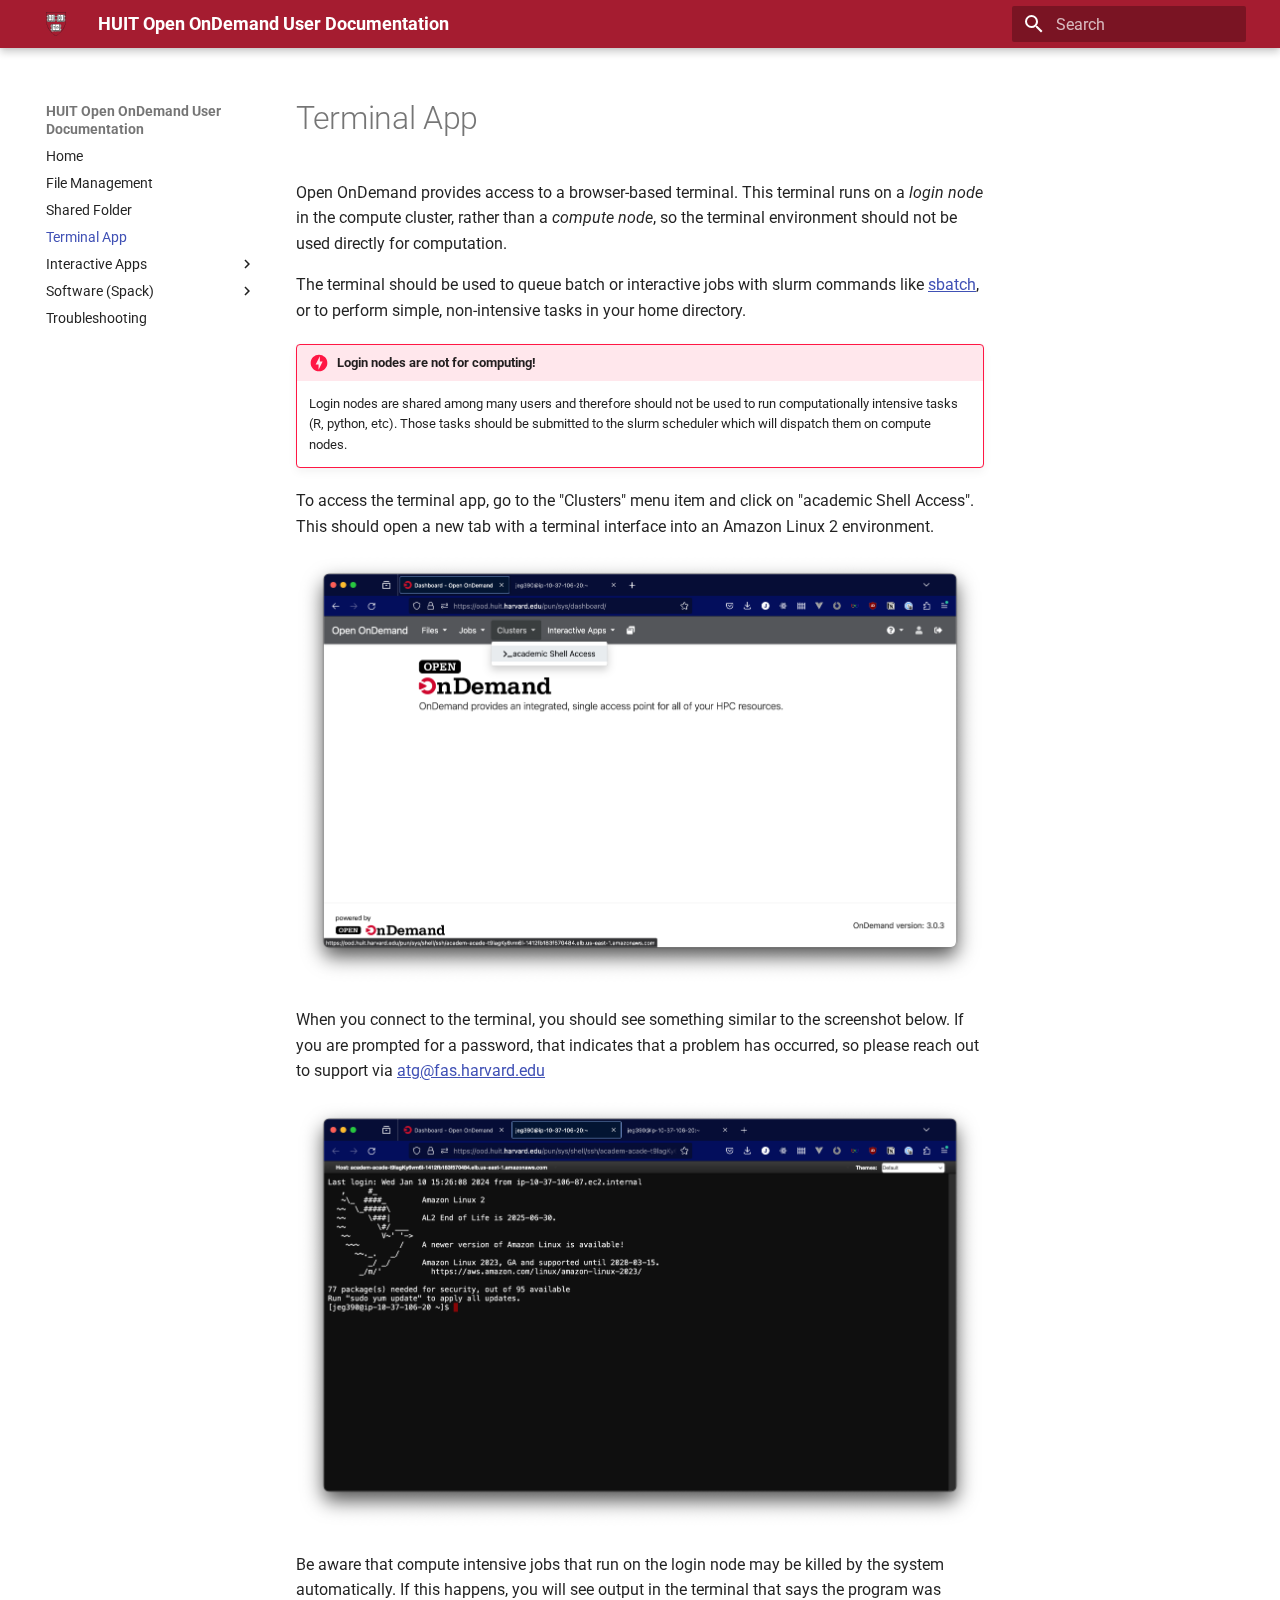
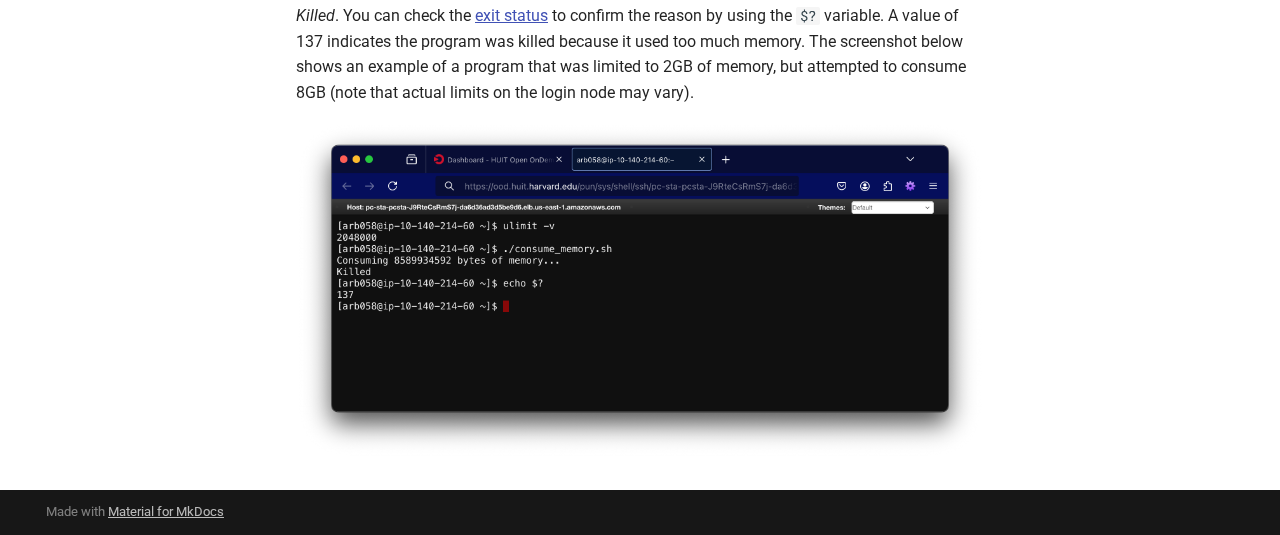
<file: terminal/index.html>
<!doctype html>
<html lang="en" class="no-js">
  <head>
    
      <meta charset="utf-8">
      <meta name="viewport" content="width=device-width,initial-scale=1">
      
      
      
      
        <link rel="prev" href="../shared-folder/">
      
      
        <link rel="next" href="../interactive-apps/">
      
      
      <link rel="icon" href="../assets/favicon.ico">
      <meta name="generator" content="mkdocs-1.6.0, mkdocs-material-9.5.32">
    
    
      
        <title>Terminal App - HUIT Open OnDemand User Documentation</title>
      
    
    
      <link rel="stylesheet" href="../assets/stylesheets/main.3cba04c6.min.css">
      
        
        <link rel="stylesheet" href="../assets/stylesheets/palette.06af60db.min.css">
      
      


    
    
      
    
    
      
        
        
        <link rel="preconnect" href="https://fonts.gstatic.com" crossorigin>
        <link rel="stylesheet" href="https://fonts.googleapis.com/css?family=Roboto:300,300i,400,400i,700,700i%7CRoboto+Mono:400,400i,700,700i&display=fallback">
        <style>:root{--md-text-font:"Roboto";--md-code-font:"Roboto Mono"}</style>
      
    
    
      <link rel="stylesheet" href="../stylesheets/extra.css">
    
    <script>__md_scope=new URL("..",location),__md_hash=e=>[...e].reduce((e,_)=>(e<<5)-e+_.charCodeAt(0),0),__md_get=(e,_=localStorage,t=__md_scope)=>JSON.parse(_.getItem(t.pathname+"."+e)),__md_set=(e,_,t=localStorage,a=__md_scope)=>{try{t.setItem(a.pathname+"."+e,JSON.stringify(_))}catch(e){}}</script>
    
      

    
    
    
  </head>
  
  
    
    
    
    
    
    <body dir="ltr" data-md-color-scheme="harvard" data-md-color-primary="indigo" data-md-color-accent="indigo">
  
    
    <input class="md-toggle" data-md-toggle="drawer" type="checkbox" id="__drawer" autocomplete="off">
    <input class="md-toggle" data-md-toggle="search" type="checkbox" id="__search" autocomplete="off">
    <label class="md-overlay" for="__drawer"></label>
    <div data-md-component="skip">
      
        
        <a href="#terminal-app" class="md-skip">
          Skip to content
        </a>
      
    </div>
    <div data-md-component="announce">
      
    </div>
    
    
      

  

<header class="md-header md-header--shadow" data-md-component="header">
  <nav class="md-header__inner md-grid" aria-label="Header">
    <a href=".." title="HUIT Open OnDemand User Documentation" class="md-header__button md-logo" aria-label="HUIT Open OnDemand User Documentation" data-md-component="logo">
      
  <img src="../assets/harvard_shield.svg" alt="logo">

    </a>
    <label class="md-header__button md-icon" for="__drawer">
      
      <svg xmlns="http://www.w3.org/2000/svg" viewBox="0 0 24 24"><path d="M3 6h18v2H3V6m0 5h18v2H3v-2m0 5h18v2H3v-2Z"/></svg>
    </label>
    <div class="md-header__title" data-md-component="header-title">
      <div class="md-header__ellipsis">
        <div class="md-header__topic">
          <span class="md-ellipsis">
            HUIT Open OnDemand User Documentation
          </span>
        </div>
        <div class="md-header__topic" data-md-component="header-topic">
          <span class="md-ellipsis">
            
              Terminal App
            
          </span>
        </div>
      </div>
    </div>
    
      
    
    
    
    
      <label class="md-header__button md-icon" for="__search">
        
        <svg xmlns="http://www.w3.org/2000/svg" viewBox="0 0 24 24"><path d="M9.5 3A6.5 6.5 0 0 1 16 9.5c0 1.61-.59 3.09-1.56 4.23l.27.27h.79l5 5-1.5 1.5-5-5v-.79l-.27-.27A6.516 6.516 0 0 1 9.5 16 6.5 6.5 0 0 1 3 9.5 6.5 6.5 0 0 1 9.5 3m0 2C7 5 5 7 5 9.5S7 14 9.5 14 14 12 14 9.5 12 5 9.5 5Z"/></svg>
      </label>
      <div class="md-search" data-md-component="search" role="dialog">
  <label class="md-search__overlay" for="__search"></label>
  <div class="md-search__inner" role="search">
    <form class="md-search__form" name="search">
      <input type="text" class="md-search__input" name="query" aria-label="Search" placeholder="Search" autocapitalize="off" autocorrect="off" autocomplete="off" spellcheck="false" data-md-component="search-query" required>
      <label class="md-search__icon md-icon" for="__search">
        
        <svg xmlns="http://www.w3.org/2000/svg" viewBox="0 0 24 24"><path d="M9.5 3A6.5 6.5 0 0 1 16 9.5c0 1.61-.59 3.09-1.56 4.23l.27.27h.79l5 5-1.5 1.5-5-5v-.79l-.27-.27A6.516 6.516 0 0 1 9.5 16 6.5 6.5 0 0 1 3 9.5 6.5 6.5 0 0 1 9.5 3m0 2C7 5 5 7 5 9.5S7 14 9.5 14 14 12 14 9.5 12 5 9.5 5Z"/></svg>
        
        <svg xmlns="http://www.w3.org/2000/svg" viewBox="0 0 24 24"><path d="M20 11v2H8l5.5 5.5-1.42 1.42L4.16 12l7.92-7.92L13.5 5.5 8 11h12Z"/></svg>
      </label>
      <nav class="md-search__options" aria-label="Search">
        
        <button type="reset" class="md-search__icon md-icon" title="Clear" aria-label="Clear" tabindex="-1">
          
          <svg xmlns="http://www.w3.org/2000/svg" viewBox="0 0 24 24"><path d="M19 6.41 17.59 5 12 10.59 6.41 5 5 6.41 10.59 12 5 17.59 6.41 19 12 13.41 17.59 19 19 17.59 13.41 12 19 6.41Z"/></svg>
        </button>
      </nav>
      
    </form>
    <div class="md-search__output">
      <div class="md-search__scrollwrap" tabindex="0" data-md-scrollfix>
        <div class="md-search-result" data-md-component="search-result">
          <div class="md-search-result__meta">
            Initializing search
          </div>
          <ol class="md-search-result__list" role="presentation"></ol>
        </div>
      </div>
    </div>
  </div>
</div>
    
    
  </nav>
  
</header>
    
    <div class="md-container" data-md-component="container">
      
      
        
          
        
      
      <main class="md-main" data-md-component="main">
        <div class="md-main__inner md-grid">
          
            
              
              <div class="md-sidebar md-sidebar--primary" data-md-component="sidebar" data-md-type="navigation" >
                <div class="md-sidebar__scrollwrap">
                  <div class="md-sidebar__inner">
                    



<nav class="md-nav md-nav--primary" aria-label="Navigation" data-md-level="0">
  <label class="md-nav__title" for="__drawer">
    <a href=".." title="HUIT Open OnDemand User Documentation" class="md-nav__button md-logo" aria-label="HUIT Open OnDemand User Documentation" data-md-component="logo">
      
  <img src="../assets/harvard_shield.svg" alt="logo">

    </a>
    HUIT Open OnDemand User Documentation
  </label>
  
  <ul class="md-nav__list" data-md-scrollfix>
    
      
      
  
  
  
  
    <li class="md-nav__item">
      <a href=".." class="md-nav__link">
        
  
  <span class="md-ellipsis">
    Home
  </span>
  

      </a>
    </li>
  

    
      
      
  
  
  
  
    <li class="md-nav__item">
      <a href="../file-management/" class="md-nav__link">
        
  
  <span class="md-ellipsis">
    File Management
  </span>
  

      </a>
    </li>
  

    
      
      
  
  
  
  
    <li class="md-nav__item">
      <a href="../shared-folder/" class="md-nav__link">
        
  
  <span class="md-ellipsis">
    Shared Folder
  </span>
  

      </a>
    </li>
  

    
      
      
  
  
    
  
  
  
    <li class="md-nav__item md-nav__item--active">
      
      <input class="md-nav__toggle md-toggle" type="checkbox" id="__toc">
      
      
        
      
      
      <a href="./" class="md-nav__link md-nav__link--active">
        
  
  <span class="md-ellipsis">
    Terminal App
  </span>
  

      </a>
      
    </li>
  

    
      
      
  
  
  
  
    
    
    
    
    <li class="md-nav__item md-nav__item--nested">
      
        
        
        <input class="md-nav__toggle md-toggle " type="checkbox" id="__nav_5" >
        
          
          <label class="md-nav__link" for="__nav_5" id="__nav_5_label" tabindex="0">
            
  
  <span class="md-ellipsis">
    Interactive Apps
  </span>
  

            <span class="md-nav__icon md-icon"></span>
          </label>
        
        <nav class="md-nav" data-md-level="1" aria-labelledby="__nav_5_label" aria-expanded="false">
          <label class="md-nav__title" for="__nav_5">
            <span class="md-nav__icon md-icon"></span>
            Interactive Apps
          </label>
          <ul class="md-nav__list" data-md-scrollfix>
            
              
                
  
  
  
  
    <li class="md-nav__item">
      <a href="../interactive-apps/" class="md-nav__link">
        
  
  <span class="md-ellipsis">
    Overview
  </span>
  

      </a>
    </li>
  

              
            
              
                
  
  
  
  
    <li class="md-nav__item">
      <a href="../jupyterlab-apptainer/" class="md-nav__link">
        
  
  <span class="md-ellipsis">
    Jupyter Lab
  </span>
  

      </a>
    </li>
  

              
            
              
                
  
  
  
  
    <li class="md-nav__item">
      <a href="../remote-desktop-ros/" class="md-nav__link">
        
  
  <span class="md-ellipsis">
    Remote Desktop
  </span>
  

      </a>
    </li>
  

              
            
              
                
  
  
  
  
    <li class="md-nav__item">
      <a href="../vscode-app/" class="md-nav__link">
        
  
  <span class="md-ellipsis">
    Code Server
  </span>
  

      </a>
    </li>
  

              
            
          </ul>
        </nav>
      
    </li>
  

    
      
      
  
  
  
  
    
    
    
    
    <li class="md-nav__item md-nav__item--nested">
      
        
        
        <input class="md-nav__toggle md-toggle " type="checkbox" id="__nav_6" >
        
          
          <label class="md-nav__link" for="__nav_6" id="__nav_6_label" tabindex="0">
            
  
  <span class="md-ellipsis">
    Software (Spack)
  </span>
  

            <span class="md-nav__icon md-icon"></span>
          </label>
        
        <nav class="md-nav" data-md-level="1" aria-labelledby="__nav_6_label" aria-expanded="false">
          <label class="md-nav__title" for="__nav_6">
            <span class="md-nav__icon md-icon"></span>
            Software (Spack)
          </label>
          <ul class="md-nav__list" data-md-scrollfix>
            
              
                
  
  
  
  
    <li class="md-nav__item">
      <a href="../spack-shared-software/" class="md-nav__link">
        
  
  <span class="md-ellipsis">
    Overview / Global
  </span>
  

      </a>
    </li>
  

              
            
              
                
  
  
  
  
    <li class="md-nav__item">
      <a href="../spack-course-shared/" class="md-nav__link">
        
  
  <span class="md-ellipsis">
    Course level
  </span>
  

      </a>
    </li>
  

              
            
              
                
  
  
  
  
    <li class="md-nav__item">
      <a href="../spack-local/" class="md-nav__link">
        
  
  <span class="md-ellipsis">
    Personal install
  </span>
  

      </a>
    </li>
  

              
            
              
                
  
  
  
  
    <li class="md-nav__item">
      <a href="../package-management/" class="md-nav__link">
        
  
  <span class="md-ellipsis">
    Package management
  </span>
  

      </a>
    </li>
  

              
            
          </ul>
        </nav>
      
    </li>
  

    
      
      
  
  
  
  
    <li class="md-nav__item">
      <a href="../troubleshooting/" class="md-nav__link">
        
  
  <span class="md-ellipsis">
    Troubleshooting
  </span>
  

      </a>
    </li>
  

    
  </ul>
</nav>
                  </div>
                </div>
              </div>
            
            
              
              <div class="md-sidebar md-sidebar--secondary" data-md-component="sidebar" data-md-type="toc" >
                <div class="md-sidebar__scrollwrap">
                  <div class="md-sidebar__inner">
                    

<nav class="md-nav md-nav--secondary" aria-label="Table of contents">
  
  
  
    
  
  
</nav>
                  </div>
                </div>
              </div>
            
          
          
            <div class="md-content" data-md-component="content">
              <article class="md-content__inner md-typeset">
                
                  


<h1 id="terminal-app">Terminal App</h1>
<p>Open OnDemand provides access to a browser-based terminal. This terminal runs on a <em>login node</em> in the compute cluster, rather than a <em>compute node</em>, so the terminal environment should not be used directly for computation.</p>
<p>The terminal should be used to queue batch or interactive jobs with slurm commands like <a href="https://slurm.schedmd.com/sbatch.html">sbatch</a>, or to perform simple, non-intensive tasks in your home directory.</p>
<div class="admonition danger">
<p class="admonition-title">Login nodes are not for computing!</p>
<p>Login nodes are shared among many users and therefore should not be used to run computationally intensive tasks (R, python, etc). Those tasks should be submitted to the slurm scheduler which will dispatch them on compute nodes.</p>
</div>
<p>To access the terminal app, go to the "Clusters" menu item and click on "academic Shell Access". This should open a new tab with a terminal interface into an Amazon Linux 2 environment.</p>
<p><img alt="Screenshot showing the &quot;Clusters&quot; menu item open and the &quot;academic shell access&quot; option highlighted" src="../images/terminal_1.png" /></p>
<p>When you connect to the terminal, you should see something similar to the screenshot below. If you are prompted for a password, that indicates that a problem has occurred, so please reach out to support via <a href="mailto:atg@fas.harvard.edu">atg@fas.harvard.edu</a></p>
<p><img alt="Screenshot showing an active web-based terminal" src="../images/terminal_2.png" /></p>
<p>Be aware that compute intensive jobs that run on the login node may be killed by the system automatically. If this happens, you will see output in the terminal that says the program was <em>Killed</em>. You can check the <a href="https://www.gnu.org/software/bash/manual/html_node/Exit-Status.html">exit status</a> to confirm the reason by using the <code>$?</code> variable. A value of 137 indicates the program was killed because it used too much memory. The screenshot below shows an example of a program that was limited to 2GB of memory, but attempted to consume 8GB (note that actual limits on the login node may vary).</p>
<p><img alt="Screenshot showing a terminal process killed by the system for consuming too much memory on the login node" src="../images/terminal_3.png" /></p>












                
              </article>
            </div>
          
          
<script>var target=document.getElementById(location.hash.slice(1));target&&target.name&&(target.checked=target.name.startsWith("__tabbed_"))</script>
        </div>
        
      </main>
      
        <footer class="md-footer">
  
  <div class="md-footer-meta md-typeset">
    <div class="md-footer-meta__inner md-grid">
      <div class="md-copyright">
  
  
    Made with
    <a href="https://squidfunk.github.io/mkdocs-material/" target="_blank" rel="noopener">
      Material for MkDocs
    </a>
  
</div>
      
    </div>
  </div>
</footer>
      
    </div>
    <div class="md-dialog" data-md-component="dialog">
      <div class="md-dialog__inner md-typeset"></div>
    </div>
    
    
    <script id="__config" type="application/json">{"base": "..", "features": [], "search": "../assets/javascripts/workers/search.b8dbb3d2.min.js", "translations": {"clipboard.copied": "Copied to clipboard", "clipboard.copy": "Copy to clipboard", "search.result.more.one": "1 more on this page", "search.result.more.other": "# more on this page", "search.result.none": "No matching documents", "search.result.one": "1 matching document", "search.result.other": "# matching documents", "search.result.placeholder": "Type to start searching", "search.result.term.missing": "Missing", "select.version": "Select version"}}</script>
    
    
      <script src="../assets/javascripts/bundle.471ce7a9.min.js"></script>
      
    
  </body>
</html>
</file>
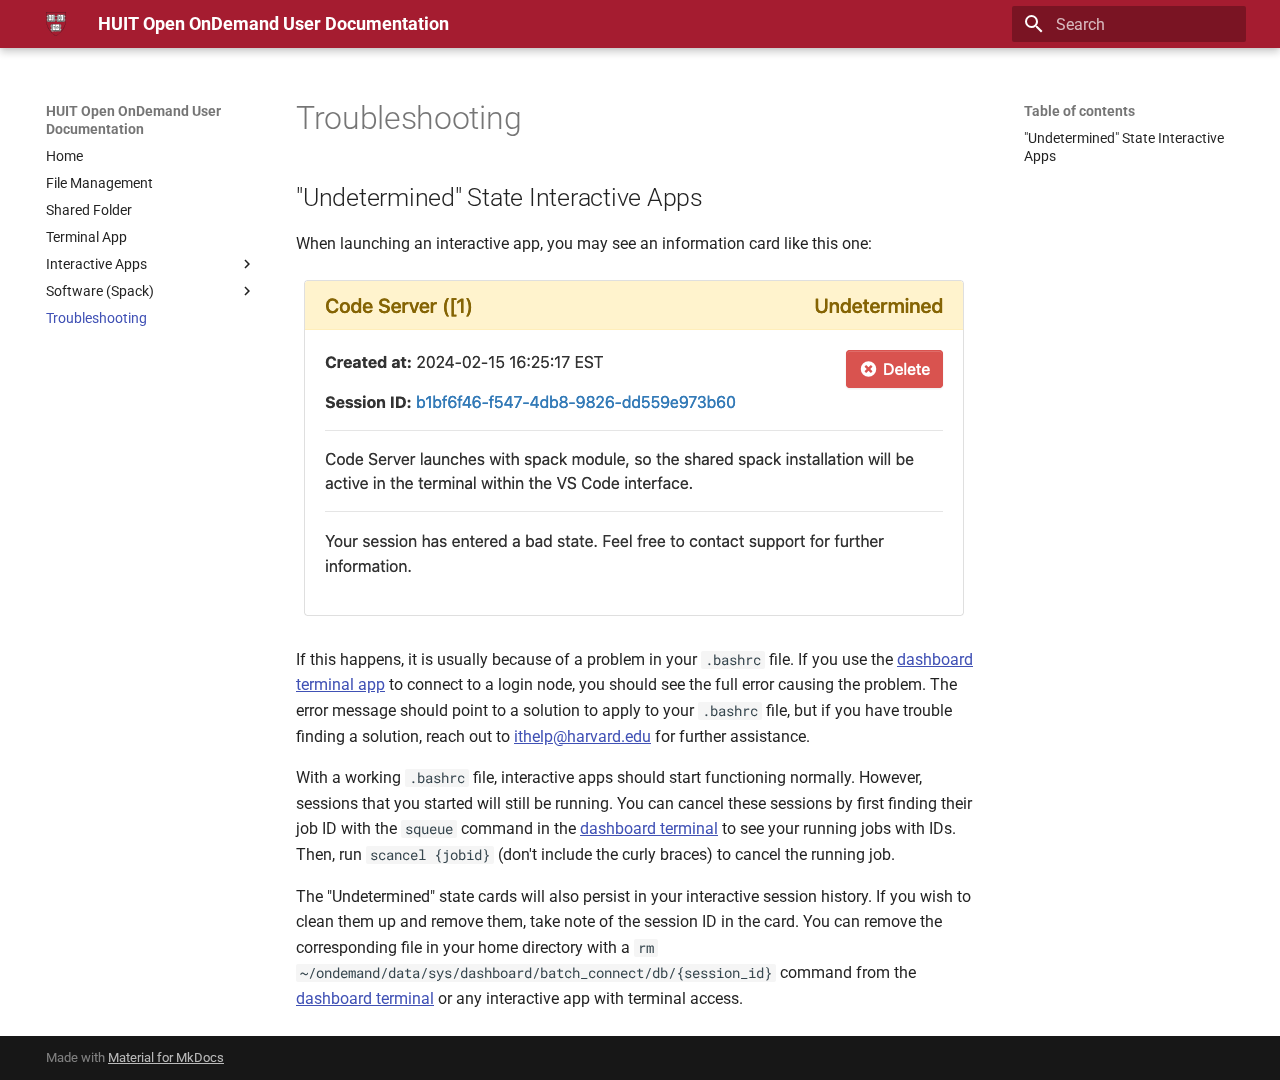
<file: troubleshooting/index.html>
<!doctype html>
<html lang="en" class="no-js">
  <head>
    
      <meta charset="utf-8">
      <meta name="viewport" content="width=device-width,initial-scale=1">
      
      
      
      
        <link rel="prev" href="../package-management/">
      
      
      
      <link rel="icon" href="../assets/favicon.ico">
      <meta name="generator" content="mkdocs-1.6.0, mkdocs-material-9.5.32">
    
    
      
        <title>Troubleshooting - HUIT Open OnDemand User Documentation</title>
      
    
    
      <link rel="stylesheet" href="../assets/stylesheets/main.3cba04c6.min.css">
      
        
        <link rel="stylesheet" href="../assets/stylesheets/palette.06af60db.min.css">
      
      


    
    
      
    
    
      
        
        
        <link rel="preconnect" href="https://fonts.gstatic.com" crossorigin>
        <link rel="stylesheet" href="https://fonts.googleapis.com/css?family=Roboto:300,300i,400,400i,700,700i%7CRoboto+Mono:400,400i,700,700i&display=fallback">
        <style>:root{--md-text-font:"Roboto";--md-code-font:"Roboto Mono"}</style>
      
    
    
      <link rel="stylesheet" href="../stylesheets/extra.css">
    
    <script>__md_scope=new URL("..",location),__md_hash=e=>[...e].reduce((e,_)=>(e<<5)-e+_.charCodeAt(0),0),__md_get=(e,_=localStorage,t=__md_scope)=>JSON.parse(_.getItem(t.pathname+"."+e)),__md_set=(e,_,t=localStorage,a=__md_scope)=>{try{t.setItem(a.pathname+"."+e,JSON.stringify(_))}catch(e){}}</script>
    
      

    
    
    
  </head>
  
  
    
    
    
    
    
    <body dir="ltr" data-md-color-scheme="harvard" data-md-color-primary="indigo" data-md-color-accent="indigo">
  
    
    <input class="md-toggle" data-md-toggle="drawer" type="checkbox" id="__drawer" autocomplete="off">
    <input class="md-toggle" data-md-toggle="search" type="checkbox" id="__search" autocomplete="off">
    <label class="md-overlay" for="__drawer"></label>
    <div data-md-component="skip">
      
        
        <a href="#troubleshooting" class="md-skip">
          Skip to content
        </a>
      
    </div>
    <div data-md-component="announce">
      
    </div>
    
    
      

  

<header class="md-header md-header--shadow" data-md-component="header">
  <nav class="md-header__inner md-grid" aria-label="Header">
    <a href=".." title="HUIT Open OnDemand User Documentation" class="md-header__button md-logo" aria-label="HUIT Open OnDemand User Documentation" data-md-component="logo">
      
  <img src="../assets/harvard_shield.svg" alt="logo">

    </a>
    <label class="md-header__button md-icon" for="__drawer">
      
      <svg xmlns="http://www.w3.org/2000/svg" viewBox="0 0 24 24"><path d="M3 6h18v2H3V6m0 5h18v2H3v-2m0 5h18v2H3v-2Z"/></svg>
    </label>
    <div class="md-header__title" data-md-component="header-title">
      <div class="md-header__ellipsis">
        <div class="md-header__topic">
          <span class="md-ellipsis">
            HUIT Open OnDemand User Documentation
          </span>
        </div>
        <div class="md-header__topic" data-md-component="header-topic">
          <span class="md-ellipsis">
            
              Troubleshooting
            
          </span>
        </div>
      </div>
    </div>
    
      
    
    
    
    
      <label class="md-header__button md-icon" for="__search">
        
        <svg xmlns="http://www.w3.org/2000/svg" viewBox="0 0 24 24"><path d="M9.5 3A6.5 6.5 0 0 1 16 9.5c0 1.61-.59 3.09-1.56 4.23l.27.27h.79l5 5-1.5 1.5-5-5v-.79l-.27-.27A6.516 6.516 0 0 1 9.5 16 6.5 6.5 0 0 1 3 9.5 6.5 6.5 0 0 1 9.5 3m0 2C7 5 5 7 5 9.5S7 14 9.5 14 14 12 14 9.5 12 5 9.5 5Z"/></svg>
      </label>
      <div class="md-search" data-md-component="search" role="dialog">
  <label class="md-search__overlay" for="__search"></label>
  <div class="md-search__inner" role="search">
    <form class="md-search__form" name="search">
      <input type="text" class="md-search__input" name="query" aria-label="Search" placeholder="Search" autocapitalize="off" autocorrect="off" autocomplete="off" spellcheck="false" data-md-component="search-query" required>
      <label class="md-search__icon md-icon" for="__search">
        
        <svg xmlns="http://www.w3.org/2000/svg" viewBox="0 0 24 24"><path d="M9.5 3A6.5 6.5 0 0 1 16 9.5c0 1.61-.59 3.09-1.56 4.23l.27.27h.79l5 5-1.5 1.5-5-5v-.79l-.27-.27A6.516 6.516 0 0 1 9.5 16 6.5 6.5 0 0 1 3 9.5 6.5 6.5 0 0 1 9.5 3m0 2C7 5 5 7 5 9.5S7 14 9.5 14 14 12 14 9.5 12 5 9.5 5Z"/></svg>
        
        <svg xmlns="http://www.w3.org/2000/svg" viewBox="0 0 24 24"><path d="M20 11v2H8l5.5 5.5-1.42 1.42L4.16 12l7.92-7.92L13.5 5.5 8 11h12Z"/></svg>
      </label>
      <nav class="md-search__options" aria-label="Search">
        
        <button type="reset" class="md-search__icon md-icon" title="Clear" aria-label="Clear" tabindex="-1">
          
          <svg xmlns="http://www.w3.org/2000/svg" viewBox="0 0 24 24"><path d="M19 6.41 17.59 5 12 10.59 6.41 5 5 6.41 10.59 12 5 17.59 6.41 19 12 13.41 17.59 19 19 17.59 13.41 12 19 6.41Z"/></svg>
        </button>
      </nav>
      
    </form>
    <div class="md-search__output">
      <div class="md-search__scrollwrap" tabindex="0" data-md-scrollfix>
        <div class="md-search-result" data-md-component="search-result">
          <div class="md-search-result__meta">
            Initializing search
          </div>
          <ol class="md-search-result__list" role="presentation"></ol>
        </div>
      </div>
    </div>
  </div>
</div>
    
    
  </nav>
  
</header>
    
    <div class="md-container" data-md-component="container">
      
      
        
          
        
      
      <main class="md-main" data-md-component="main">
        <div class="md-main__inner md-grid">
          
            
              
              <div class="md-sidebar md-sidebar--primary" data-md-component="sidebar" data-md-type="navigation" >
                <div class="md-sidebar__scrollwrap">
                  <div class="md-sidebar__inner">
                    



<nav class="md-nav md-nav--primary" aria-label="Navigation" data-md-level="0">
  <label class="md-nav__title" for="__drawer">
    <a href=".." title="HUIT Open OnDemand User Documentation" class="md-nav__button md-logo" aria-label="HUIT Open OnDemand User Documentation" data-md-component="logo">
      
  <img src="../assets/harvard_shield.svg" alt="logo">

    </a>
    HUIT Open OnDemand User Documentation
  </label>
  
  <ul class="md-nav__list" data-md-scrollfix>
    
      
      
  
  
  
  
    <li class="md-nav__item">
      <a href=".." class="md-nav__link">
        
  
  <span class="md-ellipsis">
    Home
  </span>
  

      </a>
    </li>
  

    
      
      
  
  
  
  
    <li class="md-nav__item">
      <a href="../file-management/" class="md-nav__link">
        
  
  <span class="md-ellipsis">
    File Management
  </span>
  

      </a>
    </li>
  

    
      
      
  
  
  
  
    <li class="md-nav__item">
      <a href="../shared-folder/" class="md-nav__link">
        
  
  <span class="md-ellipsis">
    Shared Folder
  </span>
  

      </a>
    </li>
  

    
      
      
  
  
  
  
    <li class="md-nav__item">
      <a href="../terminal/" class="md-nav__link">
        
  
  <span class="md-ellipsis">
    Terminal App
  </span>
  

      </a>
    </li>
  

    
      
      
  
  
  
  
    
    
    
    
    <li class="md-nav__item md-nav__item--nested">
      
        
        
        <input class="md-nav__toggle md-toggle " type="checkbox" id="__nav_5" >
        
          
          <label class="md-nav__link" for="__nav_5" id="__nav_5_label" tabindex="0">
            
  
  <span class="md-ellipsis">
    Interactive Apps
  </span>
  

            <span class="md-nav__icon md-icon"></span>
          </label>
        
        <nav class="md-nav" data-md-level="1" aria-labelledby="__nav_5_label" aria-expanded="false">
          <label class="md-nav__title" for="__nav_5">
            <span class="md-nav__icon md-icon"></span>
            Interactive Apps
          </label>
          <ul class="md-nav__list" data-md-scrollfix>
            
              
                
  
  
  
  
    <li class="md-nav__item">
      <a href="../interactive-apps/" class="md-nav__link">
        
  
  <span class="md-ellipsis">
    Overview
  </span>
  

      </a>
    </li>
  

              
            
              
                
  
  
  
  
    <li class="md-nav__item">
      <a href="../jupyterlab-apptainer/" class="md-nav__link">
        
  
  <span class="md-ellipsis">
    Jupyter Lab
  </span>
  

      </a>
    </li>
  

              
            
              
                
  
  
  
  
    <li class="md-nav__item">
      <a href="../remote-desktop-ros/" class="md-nav__link">
        
  
  <span class="md-ellipsis">
    Remote Desktop
  </span>
  

      </a>
    </li>
  

              
            
              
                
  
  
  
  
    <li class="md-nav__item">
      <a href="../vscode-app/" class="md-nav__link">
        
  
  <span class="md-ellipsis">
    Code Server
  </span>
  

      </a>
    </li>
  

              
            
          </ul>
        </nav>
      
    </li>
  

    
      
      
  
  
  
  
    
    
    
    
    <li class="md-nav__item md-nav__item--nested">
      
        
        
        <input class="md-nav__toggle md-toggle " type="checkbox" id="__nav_6" >
        
          
          <label class="md-nav__link" for="__nav_6" id="__nav_6_label" tabindex="0">
            
  
  <span class="md-ellipsis">
    Software (Spack)
  </span>
  

            <span class="md-nav__icon md-icon"></span>
          </label>
        
        <nav class="md-nav" data-md-level="1" aria-labelledby="__nav_6_label" aria-expanded="false">
          <label class="md-nav__title" for="__nav_6">
            <span class="md-nav__icon md-icon"></span>
            Software (Spack)
          </label>
          <ul class="md-nav__list" data-md-scrollfix>
            
              
                
  
  
  
  
    <li class="md-nav__item">
      <a href="../spack-shared-software/" class="md-nav__link">
        
  
  <span class="md-ellipsis">
    Overview / Global
  </span>
  

      </a>
    </li>
  

              
            
              
                
  
  
  
  
    <li class="md-nav__item">
      <a href="../spack-course-shared/" class="md-nav__link">
        
  
  <span class="md-ellipsis">
    Course level
  </span>
  

      </a>
    </li>
  

              
            
              
                
  
  
  
  
    <li class="md-nav__item">
      <a href="../spack-local/" class="md-nav__link">
        
  
  <span class="md-ellipsis">
    Personal install
  </span>
  

      </a>
    </li>
  

              
            
              
                
  
  
  
  
    <li class="md-nav__item">
      <a href="../package-management/" class="md-nav__link">
        
  
  <span class="md-ellipsis">
    Package management
  </span>
  

      </a>
    </li>
  

              
            
          </ul>
        </nav>
      
    </li>
  

    
      
      
  
  
    
  
  
  
    <li class="md-nav__item md-nav__item--active">
      
      <input class="md-nav__toggle md-toggle" type="checkbox" id="__toc">
      
      
        
      
      
        <label class="md-nav__link md-nav__link--active" for="__toc">
          
  
  <span class="md-ellipsis">
    Troubleshooting
  </span>
  

          <span class="md-nav__icon md-icon"></span>
        </label>
      
      <a href="./" class="md-nav__link md-nav__link--active">
        
  
  <span class="md-ellipsis">
    Troubleshooting
  </span>
  

      </a>
      
        

<nav class="md-nav md-nav--secondary" aria-label="Table of contents">
  
  
  
    
  
  
    <label class="md-nav__title" for="__toc">
      <span class="md-nav__icon md-icon"></span>
      Table of contents
    </label>
    <ul class="md-nav__list" data-md-component="toc" data-md-scrollfix>
      
        <li class="md-nav__item">
  <a href="#undetermined-state-interactive-apps" class="md-nav__link">
    <span class="md-ellipsis">
      "Undetermined" State Interactive Apps
    </span>
  </a>
  
</li>
      
    </ul>
  
</nav>
      
    </li>
  

    
  </ul>
</nav>
                  </div>
                </div>
              </div>
            
            
              
              <div class="md-sidebar md-sidebar--secondary" data-md-component="sidebar" data-md-type="toc" >
                <div class="md-sidebar__scrollwrap">
                  <div class="md-sidebar__inner">
                    

<nav class="md-nav md-nav--secondary" aria-label="Table of contents">
  
  
  
    
  
  
    <label class="md-nav__title" for="__toc">
      <span class="md-nav__icon md-icon"></span>
      Table of contents
    </label>
    <ul class="md-nav__list" data-md-component="toc" data-md-scrollfix>
      
        <li class="md-nav__item">
  <a href="#undetermined-state-interactive-apps" class="md-nav__link">
    <span class="md-ellipsis">
      "Undetermined" State Interactive Apps
    </span>
  </a>
  
</li>
      
    </ul>
  
</nav>
                  </div>
                </div>
              </div>
            
          
          
            <div class="md-content" data-md-component="content">
              <article class="md-content__inner md-typeset">
                
                  


<h1 id="troubleshooting">Troubleshooting</h1>
<h2 id="undetermined-state-interactive-apps">"Undetermined" State Interactive Apps</h2>
<p>When launching an interactive app, you may see an information card like this one:</p>
<p><img alt="Screenshot of an interactive app information card with a yellow warning header that reads &quot;Code Server ( [1) Undetermined&quot;" src="../images/troubleshooting_undetermined_1.png" /></p>
<p>If this happens, it is usually because of a problem in your <code>.bashrc</code> file. If you use the <a href="../terminal/">dashboard terminal app</a> to connect to a login node, you should see the full error causing the problem. The error message should point to a solution to apply to your <code>.bashrc</code> file, but if you have trouble finding a solution, reach out to <a href="mailto:ithelp@harvard.edu?subject=HUIT Open OnDemand">ithelp@harvard.edu</a> for further assistance.</p>
<p>With a working <code>.bashrc</code> file, interactive apps should start functioning normally. However, sessions that you started will still be running. You can cancel these sessions by first finding their job ID with the <code>squeue</code> command in the <a href="../terminal/">dashboard terminal</a> to see your running jobs with IDs. Then, run <code>scancel {jobid}</code> (don't include the curly braces) to cancel the running job.</p>
<p>The "Undetermined" state cards will also persist in your interactive session history. If you wish to clean them up and remove them, take note of the session ID in the card. You can remove the corresponding file in your home directory with a <code>rm ~/ondemand/data/sys/dashboard/batch_connect/db/{session_id}</code> command from the <a href="../terminal/">dashboard terminal</a> or any interactive app with terminal access.</p>












                
              </article>
            </div>
          
          
<script>var target=document.getElementById(location.hash.slice(1));target&&target.name&&(target.checked=target.name.startsWith("__tabbed_"))</script>
        </div>
        
      </main>
      
        <footer class="md-footer">
  
  <div class="md-footer-meta md-typeset">
    <div class="md-footer-meta__inner md-grid">
      <div class="md-copyright">
  
  
    Made with
    <a href="https://squidfunk.github.io/mkdocs-material/" target="_blank" rel="noopener">
      Material for MkDocs
    </a>
  
</div>
      
    </div>
  </div>
</footer>
      
    </div>
    <div class="md-dialog" data-md-component="dialog">
      <div class="md-dialog__inner md-typeset"></div>
    </div>
    
    
    <script id="__config" type="application/json">{"base": "..", "features": [], "search": "../assets/javascripts/workers/search.b8dbb3d2.min.js", "translations": {"clipboard.copied": "Copied to clipboard", "clipboard.copy": "Copy to clipboard", "search.result.more.one": "1 more on this page", "search.result.more.other": "# more on this page", "search.result.none": "No matching documents", "search.result.one": "1 matching document", "search.result.other": "# matching documents", "search.result.placeholder": "Type to start searching", "search.result.term.missing": "Missing", "select.version": "Select version"}}</script>
    
    
      <script src="../assets/javascripts/bundle.471ce7a9.min.js"></script>
      
    
  </body>
</html>
</file>
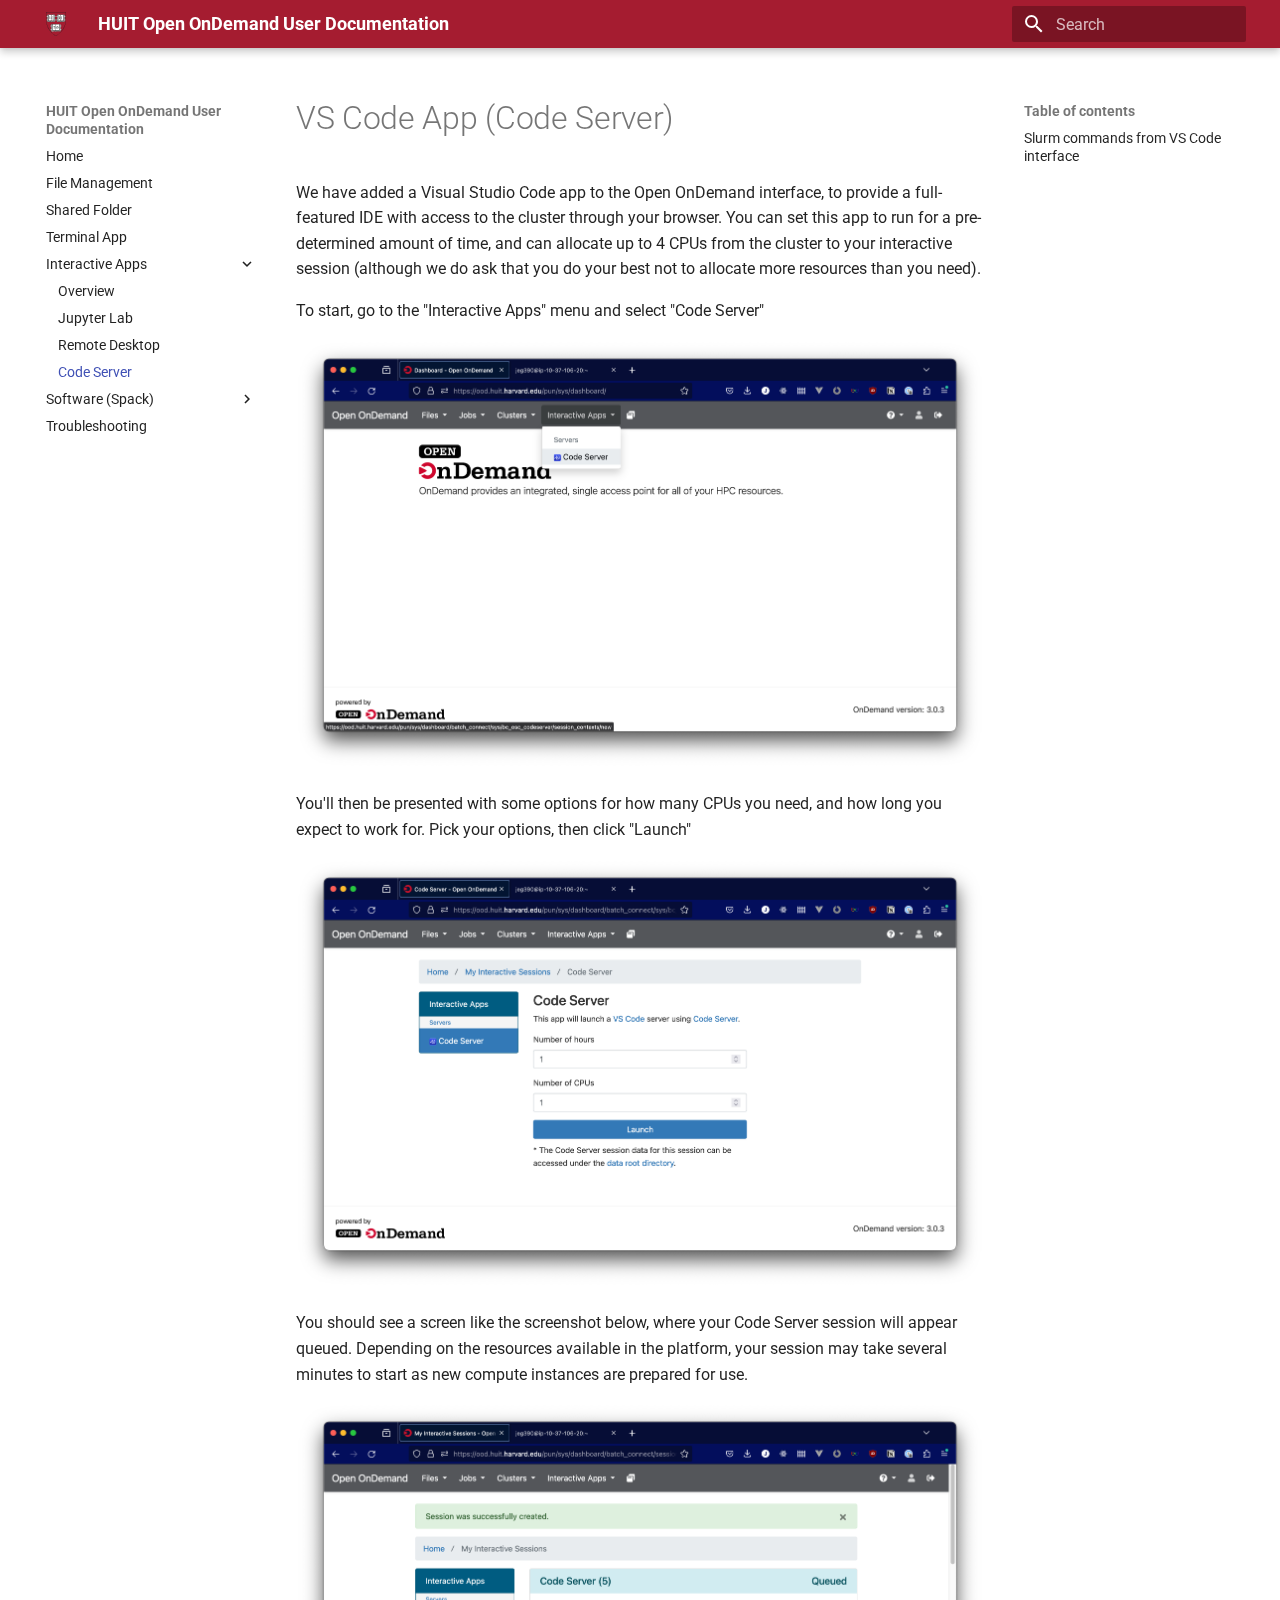
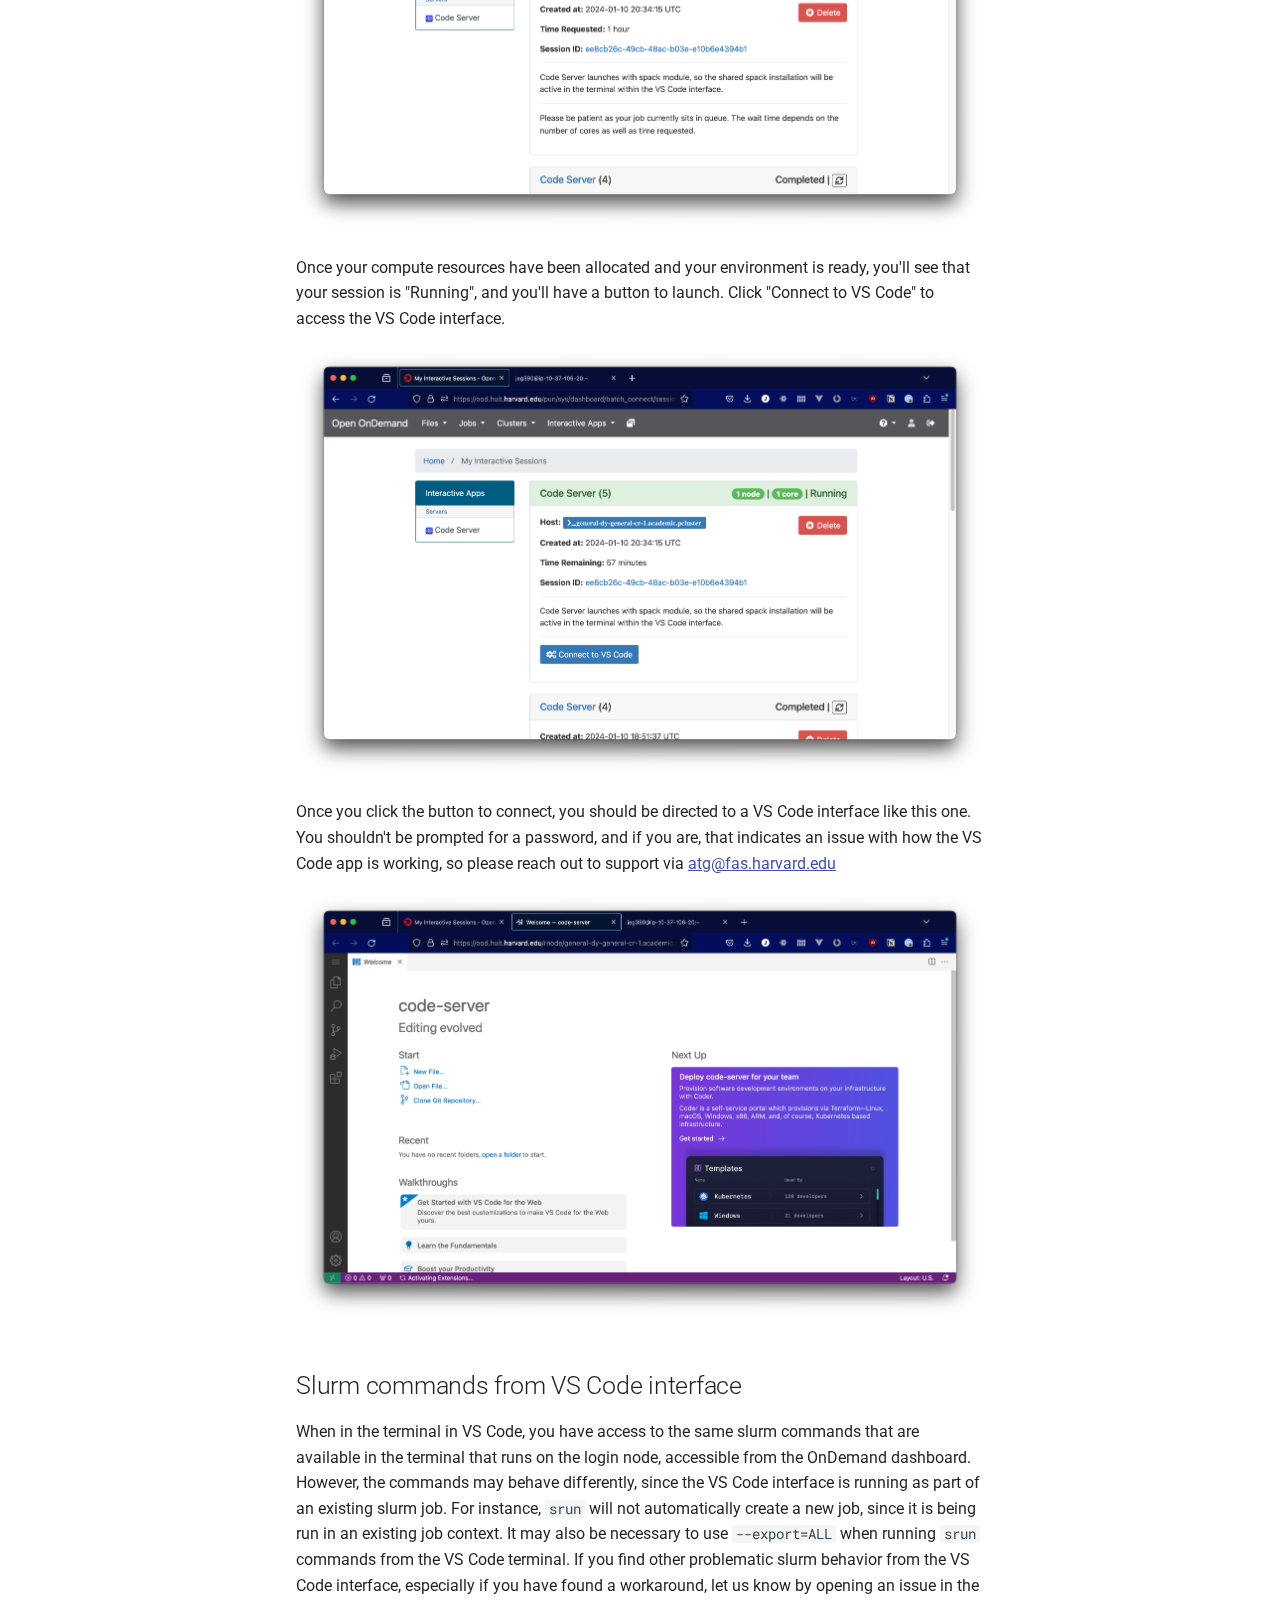
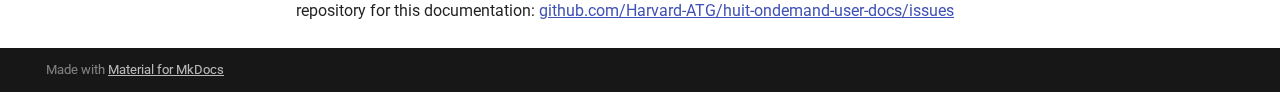
<file: vscode-app/index.html>
<!doctype html>
<html lang="en" class="no-js">
  <head>
    
      <meta charset="utf-8">
      <meta name="viewport" content="width=device-width,initial-scale=1">
      
      
      
      
        <link rel="prev" href="../remote-desktop-ros/">
      
      
        <link rel="next" href="../spack-shared-software/">
      
      
      <link rel="icon" href="../assets/favicon.ico">
      <meta name="generator" content="mkdocs-1.6.0, mkdocs-material-9.5.32">
    
    
      
        <title>Code Server - HUIT Open OnDemand User Documentation</title>
      
    
    
      <link rel="stylesheet" href="../assets/stylesheets/main.3cba04c6.min.css">
      
        
        <link rel="stylesheet" href="../assets/stylesheets/palette.06af60db.min.css">
      
      


    
    
      
    
    
      
        
        
        <link rel="preconnect" href="https://fonts.gstatic.com" crossorigin>
        <link rel="stylesheet" href="https://fonts.googleapis.com/css?family=Roboto:300,300i,400,400i,700,700i%7CRoboto+Mono:400,400i,700,700i&display=fallback">
        <style>:root{--md-text-font:"Roboto";--md-code-font:"Roboto Mono"}</style>
      
    
    
      <link rel="stylesheet" href="../stylesheets/extra.css">
    
    <script>__md_scope=new URL("..",location),__md_hash=e=>[...e].reduce((e,_)=>(e<<5)-e+_.charCodeAt(0),0),__md_get=(e,_=localStorage,t=__md_scope)=>JSON.parse(_.getItem(t.pathname+"."+e)),__md_set=(e,_,t=localStorage,a=__md_scope)=>{try{t.setItem(a.pathname+"."+e,JSON.stringify(_))}catch(e){}}</script>
    
      

    
    
    
  </head>
  
  
    
    
    
    
    
    <body dir="ltr" data-md-color-scheme="harvard" data-md-color-primary="indigo" data-md-color-accent="indigo">
  
    
    <input class="md-toggle" data-md-toggle="drawer" type="checkbox" id="__drawer" autocomplete="off">
    <input class="md-toggle" data-md-toggle="search" type="checkbox" id="__search" autocomplete="off">
    <label class="md-overlay" for="__drawer"></label>
    <div data-md-component="skip">
      
        
        <a href="#vs-code-app-code-server" class="md-skip">
          Skip to content
        </a>
      
    </div>
    <div data-md-component="announce">
      
    </div>
    
    
      

  

<header class="md-header md-header--shadow" data-md-component="header">
  <nav class="md-header__inner md-grid" aria-label="Header">
    <a href=".." title="HUIT Open OnDemand User Documentation" class="md-header__button md-logo" aria-label="HUIT Open OnDemand User Documentation" data-md-component="logo">
      
  <img src="../assets/harvard_shield.svg" alt="logo">

    </a>
    <label class="md-header__button md-icon" for="__drawer">
      
      <svg xmlns="http://www.w3.org/2000/svg" viewBox="0 0 24 24"><path d="M3 6h18v2H3V6m0 5h18v2H3v-2m0 5h18v2H3v-2Z"/></svg>
    </label>
    <div class="md-header__title" data-md-component="header-title">
      <div class="md-header__ellipsis">
        <div class="md-header__topic">
          <span class="md-ellipsis">
            HUIT Open OnDemand User Documentation
          </span>
        </div>
        <div class="md-header__topic" data-md-component="header-topic">
          <span class="md-ellipsis">
            
              Code Server
            
          </span>
        </div>
      </div>
    </div>
    
      
    
    
    
    
      <label class="md-header__button md-icon" for="__search">
        
        <svg xmlns="http://www.w3.org/2000/svg" viewBox="0 0 24 24"><path d="M9.5 3A6.5 6.5 0 0 1 16 9.5c0 1.61-.59 3.09-1.56 4.23l.27.27h.79l5 5-1.5 1.5-5-5v-.79l-.27-.27A6.516 6.516 0 0 1 9.5 16 6.5 6.5 0 0 1 3 9.5 6.5 6.5 0 0 1 9.5 3m0 2C7 5 5 7 5 9.5S7 14 9.5 14 14 12 14 9.5 12 5 9.5 5Z"/></svg>
      </label>
      <div class="md-search" data-md-component="search" role="dialog">
  <label class="md-search__overlay" for="__search"></label>
  <div class="md-search__inner" role="search">
    <form class="md-search__form" name="search">
      <input type="text" class="md-search__input" name="query" aria-label="Search" placeholder="Search" autocapitalize="off" autocorrect="off" autocomplete="off" spellcheck="false" data-md-component="search-query" required>
      <label class="md-search__icon md-icon" for="__search">
        
        <svg xmlns="http://www.w3.org/2000/svg" viewBox="0 0 24 24"><path d="M9.5 3A6.5 6.5 0 0 1 16 9.5c0 1.61-.59 3.09-1.56 4.23l.27.27h.79l5 5-1.5 1.5-5-5v-.79l-.27-.27A6.516 6.516 0 0 1 9.5 16 6.5 6.5 0 0 1 3 9.5 6.5 6.5 0 0 1 9.5 3m0 2C7 5 5 7 5 9.5S7 14 9.5 14 14 12 14 9.5 12 5 9.5 5Z"/></svg>
        
        <svg xmlns="http://www.w3.org/2000/svg" viewBox="0 0 24 24"><path d="M20 11v2H8l5.5 5.5-1.42 1.42L4.16 12l7.92-7.92L13.5 5.5 8 11h12Z"/></svg>
      </label>
      <nav class="md-search__options" aria-label="Search">
        
        <button type="reset" class="md-search__icon md-icon" title="Clear" aria-label="Clear" tabindex="-1">
          
          <svg xmlns="http://www.w3.org/2000/svg" viewBox="0 0 24 24"><path d="M19 6.41 17.59 5 12 10.59 6.41 5 5 6.41 10.59 12 5 17.59 6.41 19 12 13.41 17.59 19 19 17.59 13.41 12 19 6.41Z"/></svg>
        </button>
      </nav>
      
    </form>
    <div class="md-search__output">
      <div class="md-search__scrollwrap" tabindex="0" data-md-scrollfix>
        <div class="md-search-result" data-md-component="search-result">
          <div class="md-search-result__meta">
            Initializing search
          </div>
          <ol class="md-search-result__list" role="presentation"></ol>
        </div>
      </div>
    </div>
  </div>
</div>
    
    
  </nav>
  
</header>
    
    <div class="md-container" data-md-component="container">
      
      
        
          
        
      
      <main class="md-main" data-md-component="main">
        <div class="md-main__inner md-grid">
          
            
              
              <div class="md-sidebar md-sidebar--primary" data-md-component="sidebar" data-md-type="navigation" >
                <div class="md-sidebar__scrollwrap">
                  <div class="md-sidebar__inner">
                    



<nav class="md-nav md-nav--primary" aria-label="Navigation" data-md-level="0">
  <label class="md-nav__title" for="__drawer">
    <a href=".." title="HUIT Open OnDemand User Documentation" class="md-nav__button md-logo" aria-label="HUIT Open OnDemand User Documentation" data-md-component="logo">
      
  <img src="../assets/harvard_shield.svg" alt="logo">

    </a>
    HUIT Open OnDemand User Documentation
  </label>
  
  <ul class="md-nav__list" data-md-scrollfix>
    
      
      
  
  
  
  
    <li class="md-nav__item">
      <a href=".." class="md-nav__link">
        
  
  <span class="md-ellipsis">
    Home
  </span>
  

      </a>
    </li>
  

    
      
      
  
  
  
  
    <li class="md-nav__item">
      <a href="../file-management/" class="md-nav__link">
        
  
  <span class="md-ellipsis">
    File Management
  </span>
  

      </a>
    </li>
  

    
      
      
  
  
  
  
    <li class="md-nav__item">
      <a href="../shared-folder/" class="md-nav__link">
        
  
  <span class="md-ellipsis">
    Shared Folder
  </span>
  

      </a>
    </li>
  

    
      
      
  
  
  
  
    <li class="md-nav__item">
      <a href="../terminal/" class="md-nav__link">
        
  
  <span class="md-ellipsis">
    Terminal App
  </span>
  

      </a>
    </li>
  

    
      
      
  
  
    
  
  
  
    
    
    
    
    <li class="md-nav__item md-nav__item--active md-nav__item--nested">
      
        
        
        <input class="md-nav__toggle md-toggle " type="checkbox" id="__nav_5" checked>
        
          
          <label class="md-nav__link" for="__nav_5" id="__nav_5_label" tabindex="0">
            
  
  <span class="md-ellipsis">
    Interactive Apps
  </span>
  

            <span class="md-nav__icon md-icon"></span>
          </label>
        
        <nav class="md-nav" data-md-level="1" aria-labelledby="__nav_5_label" aria-expanded="true">
          <label class="md-nav__title" for="__nav_5">
            <span class="md-nav__icon md-icon"></span>
            Interactive Apps
          </label>
          <ul class="md-nav__list" data-md-scrollfix>
            
              
                
  
  
  
  
    <li class="md-nav__item">
      <a href="../interactive-apps/" class="md-nav__link">
        
  
  <span class="md-ellipsis">
    Overview
  </span>
  

      </a>
    </li>
  

              
            
              
                
  
  
  
  
    <li class="md-nav__item">
      <a href="../jupyterlab-apptainer/" class="md-nav__link">
        
  
  <span class="md-ellipsis">
    Jupyter Lab
  </span>
  

      </a>
    </li>
  

              
            
              
                
  
  
  
  
    <li class="md-nav__item">
      <a href="../remote-desktop-ros/" class="md-nav__link">
        
  
  <span class="md-ellipsis">
    Remote Desktop
  </span>
  

      </a>
    </li>
  

              
            
              
                
  
  
    
  
  
  
    <li class="md-nav__item md-nav__item--active">
      
      <input class="md-nav__toggle md-toggle" type="checkbox" id="__toc">
      
      
        
      
      
        <label class="md-nav__link md-nav__link--active" for="__toc">
          
  
  <span class="md-ellipsis">
    Code Server
  </span>
  

          <span class="md-nav__icon md-icon"></span>
        </label>
      
      <a href="./" class="md-nav__link md-nav__link--active">
        
  
  <span class="md-ellipsis">
    Code Server
  </span>
  

      </a>
      
        

<nav class="md-nav md-nav--secondary" aria-label="Table of contents">
  
  
  
    
  
  
    <label class="md-nav__title" for="__toc">
      <span class="md-nav__icon md-icon"></span>
      Table of contents
    </label>
    <ul class="md-nav__list" data-md-component="toc" data-md-scrollfix>
      
        <li class="md-nav__item">
  <a href="#slurm-commands-from-vs-code-interface" class="md-nav__link">
    <span class="md-ellipsis">
      Slurm commands from VS Code interface
    </span>
  </a>
  
</li>
      
    </ul>
  
</nav>
      
    </li>
  

              
            
          </ul>
        </nav>
      
    </li>
  

    
      
      
  
  
  
  
    
    
    
    
    <li class="md-nav__item md-nav__item--nested">
      
        
        
        <input class="md-nav__toggle md-toggle " type="checkbox" id="__nav_6" >
        
          
          <label class="md-nav__link" for="__nav_6" id="__nav_6_label" tabindex="0">
            
  
  <span class="md-ellipsis">
    Software (Spack)
  </span>
  

            <span class="md-nav__icon md-icon"></span>
          </label>
        
        <nav class="md-nav" data-md-level="1" aria-labelledby="__nav_6_label" aria-expanded="false">
          <label class="md-nav__title" for="__nav_6">
            <span class="md-nav__icon md-icon"></span>
            Software (Spack)
          </label>
          <ul class="md-nav__list" data-md-scrollfix>
            
              
                
  
  
  
  
    <li class="md-nav__item">
      <a href="../spack-shared-software/" class="md-nav__link">
        
  
  <span class="md-ellipsis">
    Overview / Global
  </span>
  

      </a>
    </li>
  

              
            
              
                
  
  
  
  
    <li class="md-nav__item">
      <a href="../spack-course-shared/" class="md-nav__link">
        
  
  <span class="md-ellipsis">
    Course level
  </span>
  

      </a>
    </li>
  

              
            
              
                
  
  
  
  
    <li class="md-nav__item">
      <a href="../spack-local/" class="md-nav__link">
        
  
  <span class="md-ellipsis">
    Personal install
  </span>
  

      </a>
    </li>
  

              
            
              
                
  
  
  
  
    <li class="md-nav__item">
      <a href="../package-management/" class="md-nav__link">
        
  
  <span class="md-ellipsis">
    Package management
  </span>
  

      </a>
    </li>
  

              
            
          </ul>
        </nav>
      
    </li>
  

    
      
      
  
  
  
  
    <li class="md-nav__item">
      <a href="../troubleshooting/" class="md-nav__link">
        
  
  <span class="md-ellipsis">
    Troubleshooting
  </span>
  

      </a>
    </li>
  

    
  </ul>
</nav>
                  </div>
                </div>
              </div>
            
            
              
              <div class="md-sidebar md-sidebar--secondary" data-md-component="sidebar" data-md-type="toc" >
                <div class="md-sidebar__scrollwrap">
                  <div class="md-sidebar__inner">
                    

<nav class="md-nav md-nav--secondary" aria-label="Table of contents">
  
  
  
    
  
  
    <label class="md-nav__title" for="__toc">
      <span class="md-nav__icon md-icon"></span>
      Table of contents
    </label>
    <ul class="md-nav__list" data-md-component="toc" data-md-scrollfix>
      
        <li class="md-nav__item">
  <a href="#slurm-commands-from-vs-code-interface" class="md-nav__link">
    <span class="md-ellipsis">
      Slurm commands from VS Code interface
    </span>
  </a>
  
</li>
      
    </ul>
  
</nav>
                  </div>
                </div>
              </div>
            
          
          
            <div class="md-content" data-md-component="content">
              <article class="md-content__inner md-typeset">
                
                  


<h1 id="vs-code-app-code-server">VS Code App (Code Server)</h1>
<p>We have added a Visual Studio Code app to the Open OnDemand interface, to
provide a full-featured IDE with access to the cluster through your browser. You
can set this app to run for a pre-determined amount of time, and can allocate up
to 4 CPUs from the cluster to your interactive session (although we do ask that
you do your best not to allocate more resources than you need).</p>
<p>To start, go to the "Interactive Apps" menu and select "Code Server"</p>
<p><img alt="Screenshot of Open OnDemand interface" src="../images/vscode_1.png" /></p>
<p>You'll then be presented with some options for how many CPUs you need, and how
long you expect to work for. Pick your options, then click "Launch"</p>
<p><img alt="Screenshot of Open OnDemand interface" src="../images/vscode_2.png" /></p>
<p>You should see a screen like the screenshot below, where your Code Server
session will appear queued. Depending on the resources available in the
platform, your session may take several minutes to start as new compute
instances are prepared for use.</p>
<p><img alt="Screenshot of Open OnDemand interface" src="../images/vscode_3.png" /></p>
<p>Once your compute resources have been allocated and your environment is ready,
you'll see that your session is "Running", and you'll have a button to launch.
Click "Connect to VS Code" to access the VS Code interface.</p>
<p><img alt="Screenshot of Open OnDemand interface" src="../images/vscode_4.png" /></p>
<p>Once you click the button to connect, you should be directed to a VS Code
interface like this one. You shouldn't be prompted for a password, and if you
are, that indicates an issue with how the VS Code app is working, so please
reach out to support via <a href="mailto:atg@fas.harvard.edu">atg@fas.harvard.edu</a></p>
<p><img alt="Screenshot of Open OnDemand interface" src="../images/vscode_5.png" /></p>
<h2 id="slurm-commands-from-vs-code-interface">Slurm commands from VS Code interface</h2>
<p>When in the terminal in VS Code, you have access to the same slurm commands that
are available in the terminal that runs on the login node, accessible from the
OnDemand dashboard. However, the commands may behave differently, since the VS
Code interface is running as part of an existing slurm job. For instance, <code>srun</code>
will not automatically create a new job, since it is being run in an existing
job context. It may also be necessary to use <code>--export=ALL</code> when running <code>srun</code>
commands from the VS Code terminal. If you find other problematic slurm behavior
from the VS Code interface, especially if you have found a workaround, let us
know by opening an issue in the repository for this documentation:
<a href="https://github.com/Harvard-ATG/huit-ondemand-user-docs/issues">github.com/Harvard-ATG/huit-ondemand-user-docs/issues</a></p>












                
              </article>
            </div>
          
          
<script>var target=document.getElementById(location.hash.slice(1));target&&target.name&&(target.checked=target.name.startsWith("__tabbed_"))</script>
        </div>
        
      </main>
      
        <footer class="md-footer">
  
  <div class="md-footer-meta md-typeset">
    <div class="md-footer-meta__inner md-grid">
      <div class="md-copyright">
  
  
    Made with
    <a href="https://squidfunk.github.io/mkdocs-material/" target="_blank" rel="noopener">
      Material for MkDocs
    </a>
  
</div>
      
    </div>
  </div>
</footer>
      
    </div>
    <div class="md-dialog" data-md-component="dialog">
      <div class="md-dialog__inner md-typeset"></div>
    </div>
    
    
    <script id="__config" type="application/json">{"base": "..", "features": [], "search": "../assets/javascripts/workers/search.b8dbb3d2.min.js", "translations": {"clipboard.copied": "Copied to clipboard", "clipboard.copy": "Copy to clipboard", "search.result.more.one": "1 more on this page", "search.result.more.other": "# more on this page", "search.result.none": "No matching documents", "search.result.one": "1 matching document", "search.result.other": "# matching documents", "search.result.placeholder": "Type to start searching", "search.result.term.missing": "Missing", "select.version": "Select version"}}</script>
    
    
      <script src="../assets/javascripts/bundle.471ce7a9.min.js"></script>
      
    
  </body>
</html>
</file>
<file: stylesheets/extra.css>
[data-md-color-scheme="harvard"] {
    --md-primary-fg-color: #a51c30;
    --md-primary-fg-color--light: #c22138;
    --md-primary-fg-color--dark: #791523;
}

a {
    text-decoration: underline;
}

nav a {
    text-decoration: none;
}
</file>
<file: assets/stylesheets/main.3cba04c6.min.css>
@charset "UTF-8";html{-webkit-text-size-adjust:none;-moz-text-size-adjust:none;text-size-adjust:none;box-sizing:border-box}*,:after,:before{box-sizing:inherit}@media (prefers-reduced-motion){*,:after,:before{transition:none!important}}body{margin:0}a,button,input,label{-webkit-tap-highlight-color:transparent}a{color:inherit;text-decoration:none}hr{border:0;box-sizing:initial;display:block;height:.05rem;overflow:visible;padding:0}small{font-size:80%}sub,sup{line-height:1em}img{border-style:none}table{border-collapse:initial;border-spacing:0}td,th{font-weight:400;vertical-align:top}button{background:#0000;border:0;font-family:inherit;font-size:inherit;margin:0;padding:0}input{border:0;outline:none}:root{--md-primary-fg-color:#4051b5;--md-primary-fg-color--light:#5d6cc0;--md-primary-fg-color--dark:#303fa1;--md-primary-bg-color:#fff;--md-primary-bg-color--light:#ffffffb3;--md-accent-fg-color:#526cfe;--md-accent-fg-color--transparent:#526cfe1a;--md-accent-bg-color:#fff;--md-accent-bg-color--light:#ffffffb3}[data-md-color-scheme=default]{color-scheme:light}[data-md-color-scheme=default] img[src$="#gh-dark-mode-only"],[data-md-color-scheme=default] img[src$="#only-dark"]{display:none}:root,[data-md-color-scheme=default]{--md-hue:225deg;--md-default-fg-color:#000000de;--md-default-fg-color--light:#0000008a;--md-default-fg-color--lighter:#00000052;--md-default-fg-color--lightest:#00000012;--md-default-bg-color:#fff;--md-default-bg-color--light:#ffffffb3;--md-default-bg-color--lighter:#ffffff4d;--md-default-bg-color--lightest:#ffffff1f;--md-code-fg-color:#36464e;--md-code-bg-color:#f5f5f5;--md-code-hl-color:#4287ff;--md-code-hl-color--light:#4287ff1a;--md-code-hl-number-color:#d52a2a;--md-code-hl-special-color:#db1457;--md-code-hl-function-color:#a846b9;--md-code-hl-constant-color:#6e59d9;--md-code-hl-keyword-color:#3f6ec6;--md-code-hl-string-color:#1c7d4d;--md-code-hl-name-color:var(--md-code-fg-color);--md-code-hl-operator-color:var(--md-default-fg-color--light);--md-code-hl-punctuation-color:var(--md-default-fg-color--light);--md-code-hl-comment-color:var(--md-default-fg-color--light);--md-code-hl-generic-color:var(--md-default-fg-color--light);--md-code-hl-variable-color:var(--md-default-fg-color--light);--md-typeset-color:var(--md-default-fg-color);--md-typeset-a-color:var(--md-primary-fg-color);--md-typeset-del-color:#f5503d26;--md-typeset-ins-color:#0bd57026;--md-typeset-kbd-color:#fafafa;--md-typeset-kbd-accent-color:#fff;--md-typeset-kbd-border-color:#b8b8b8;--md-typeset-mark-color:#ffff0080;--md-typeset-table-color:#0000001f;--md-typeset-table-color--light:rgba(0,0,0,.035);--md-admonition-fg-color:var(--md-default-fg-color);--md-admonition-bg-color:var(--md-default-bg-color);--md-warning-fg-color:#000000de;--md-warning-bg-color:#ff9;--md-footer-fg-color:#fff;--md-footer-fg-color--light:#ffffffb3;--md-footer-fg-color--lighter:#ffffff73;--md-footer-bg-color:#000000de;--md-footer-bg-color--dark:#00000052;--md-shadow-z1:0 0.2rem 0.5rem #0000000d,0 0 0.05rem #0000001a;--md-shadow-z2:0 0.2rem 0.5rem #0000001a,0 0 0.05rem #00000040;--md-shadow-z3:0 0.2rem 0.5rem #0003,0 0 0.05rem #00000059}.md-icon svg{fill:currentcolor;display:block;height:1.2rem;width:1.2rem}body{-webkit-font-smoothing:antialiased;-moz-osx-font-smoothing:grayscale;--md-text-font-family:var(--md-text-font,_),-apple-system,BlinkMacSystemFont,Helvetica,Arial,sans-serif;--md-code-font-family:var(--md-code-font,_),SFMono-Regular,Consolas,Menlo,monospace}aside,body,input{font-feature-settings:"kern","liga";color:var(--md-typeset-color);font-family:var(--md-text-font-family)}code,kbd,pre{font-feature-settings:"kern";font-family:var(--md-code-font-family)}:root{--md-typeset-table-sort-icon:url('data:image/svg+xml;charset=utf-8,<svg xmlns="http://www.w3.org/2000/svg" viewBox="0 0 24 24"><path d="m18 21-4-4h3V7h-3l4-4 4 4h-3v10h3M2 19v-2h10v2M2 13v-2h7v2M2 7V5h4v2H2Z"/></svg>');--md-typeset-table-sort-icon--asc:url('data:image/svg+xml;charset=utf-8,<svg xmlns="http://www.w3.org/2000/svg" viewBox="0 0 24 24"><path d="M19 17h3l-4 4-4-4h3V3h2M2 17h10v2H2M6 5v2H2V5m0 6h7v2H2v-2Z"/></svg>');--md-typeset-table-sort-icon--desc:url('data:image/svg+xml;charset=utf-8,<svg xmlns="http://www.w3.org/2000/svg" viewBox="0 0 24 24"><path d="M19 7h3l-4-4-4 4h3v14h2M2 17h10v2H2M6 5v2H2V5m0 6h7v2H2v-2Z"/></svg>')}.md-typeset{-webkit-print-color-adjust:exact;color-adjust:exact;font-size:.8rem;line-height:1.6}@media print{.md-typeset{font-size:.68rem}}.md-typeset blockquote,.md-typeset dl,.md-typeset figure,.md-typeset ol,.md-typeset pre,.md-typeset ul{margin-bottom:1em;margin-top:1em}.md-typeset h1{color:var(--md-default-fg-color--light);font-size:2em;line-height:1.3;margin:0 0 1.25em}.md-typeset h1,.md-typeset h2{font-weight:300;letter-spacing:-.01em}.md-typeset h2{font-size:1.5625em;line-height:1.4;margin:1.6em 0 .64em}.md-typeset h3{font-size:1.25em;font-weight:400;letter-spacing:-.01em;line-height:1.5;margin:1.6em 0 .8em}.md-typeset h2+h3{margin-top:.8em}.md-typeset h4{font-weight:700;letter-spacing:-.01em;margin:1em 0}.md-typeset h5,.md-typeset h6{color:var(--md-default-fg-color--light);font-size:.8em;font-weight:700;letter-spacing:-.01em;margin:1.25em 0}.md-typeset h5{text-transform:uppercase}.md-typeset hr{border-bottom:.05rem solid var(--md-default-fg-color--lightest);display:flow-root;margin:1.5em 0}.md-typeset a{color:var(--md-typeset-a-color);word-break:break-word}.md-typeset a,.md-typeset a:before{transition:color 125ms}.md-typeset a:focus,.md-typeset a:hover{color:var(--md-accent-fg-color)}.md-typeset a:focus code,.md-typeset a:hover code{background-color:var(--md-accent-fg-color--transparent)}.md-typeset a code{color:currentcolor;transition:background-color 125ms}.md-typeset a.focus-visible{outline-color:var(--md-accent-fg-color);outline-offset:.2rem}.md-typeset code,.md-typeset kbd,.md-typeset pre{color:var(--md-code-fg-color);direction:ltr;font-variant-ligatures:none}@media print{.md-typeset code,.md-typeset kbd,.md-typeset pre{white-space:pre-wrap}}.md-typeset code{background-color:var(--md-code-bg-color);border-radius:.1rem;-webkit-box-decoration-break:clone;box-decoration-break:clone;font-size:.85em;padding:0 .2941176471em;word-break:break-word}.md-typeset code:not(.focus-visible){-webkit-tap-highlight-color:transparent;outline:none}.md-typeset pre{display:flow-root;line-height:1.4;position:relative}.md-typeset pre>code{-webkit-box-decoration-break:slice;box-decoration-break:slice;box-shadow:none;display:block;margin:0;outline-color:var(--md-accent-fg-color);overflow:auto;padding:.7720588235em 1.1764705882em;scrollbar-color:var(--md-default-fg-color--lighter) #0000;scrollbar-width:thin;touch-action:auto;word-break:normal}.md-typeset pre>code:hover{scrollbar-color:var(--md-accent-fg-color) #0000}.md-typeset pre>code::-webkit-scrollbar{height:.2rem;width:.2rem}.md-typeset pre>code::-webkit-scrollbar-thumb{background-color:var(--md-default-fg-color--lighter)}.md-typeset pre>code::-webkit-scrollbar-thumb:hover{background-color:var(--md-accent-fg-color)}.md-typeset kbd{background-color:var(--md-typeset-kbd-color);border-radius:.1rem;box-shadow:0 .1rem 0 .05rem var(--md-typeset-kbd-border-color),0 .1rem 0 var(--md-typeset-kbd-border-color),0 -.1rem .2rem var(--md-typeset-kbd-accent-color) inset;color:var(--md-default-fg-color);display:inline-block;font-size:.75em;padding:0 .6666666667em;vertical-align:text-top;word-break:break-word}.md-typeset mark{background-color:var(--md-typeset-mark-color);-webkit-box-decoration-break:clone;box-decoration-break:clone;color:inherit;word-break:break-word}.md-typeset abbr{border-bottom:.05rem dotted var(--md-default-fg-color--light);cursor:help;text-decoration:none}.md-typeset small{opacity:.75}[dir=ltr] .md-typeset sub,[dir=ltr] .md-typeset sup{margin-left:.078125em}[dir=rtl] .md-typeset sub,[dir=rtl] .md-typeset sup{margin-right:.078125em}[dir=ltr] .md-typeset blockquote{padding-left:.6rem}[dir=rtl] .md-typeset blockquote{padding-right:.6rem}[dir=ltr] .md-typeset blockquote{border-left:.2rem solid var(--md-default-fg-color--lighter)}[dir=rtl] .md-typeset blockquote{border-right:.2rem solid var(--md-default-fg-color--lighter)}.md-typeset blockquote{color:var(--md-default-fg-color--light);margin-left:0;margin-right:0}.md-typeset ul{list-style-type:disc}[dir=ltr] .md-typeset ol,[dir=ltr] .md-typeset ul{margin-left:.625em}[dir=rtl] .md-typeset ol,[dir=rtl] .md-typeset ul{margin-right:.625em}.md-typeset ol,.md-typeset ul{padding:0}.md-typeset ol:not([hidden]),.md-typeset ul:not([hidden]){display:flow-root}.md-typeset ol ol,.md-typeset ul ol{list-style-type:lower-alpha}.md-typeset ol ol ol,.md-typeset ul ol ol{list-style-type:lower-roman}[dir=ltr] .md-typeset ol li,[dir=ltr] .md-typeset ul li{margin-left:1.25em}[dir=rtl] .md-typeset ol li,[dir=rtl] .md-typeset ul li{margin-right:1.25em}.md-typeset ol li,.md-typeset ul li{margin-bottom:.5em}.md-typeset ol li blockquote,.md-typeset ol li p,.md-typeset ul li blockquote,.md-typeset ul li p{margin:.5em 0}.md-typeset ol li:last-child,.md-typeset ul li:last-child{margin-bottom:0}[dir=ltr] .md-typeset ol li ol,[dir=ltr] .md-typeset ol li ul,[dir=ltr] .md-typeset ul li ol,[dir=ltr] .md-typeset ul li ul{margin-left:.625em}[dir=rtl] .md-typeset ol li ol,[dir=rtl] .md-typeset ol li ul,[dir=rtl] .md-typeset ul li ol,[dir=rtl] .md-typeset ul li ul{margin-right:.625em}.md-typeset ol li ol,.md-typeset ol li ul,.md-typeset ul li ol,.md-typeset ul li ul{margin-bottom:.5em;margin-top:.5em}[dir=ltr] .md-typeset dd{margin-left:1.875em}[dir=rtl] .md-typeset dd{margin-right:1.875em}.md-typeset dd{margin-bottom:1.5em;margin-top:1em}.md-typeset img,.md-typeset svg,.md-typeset video{height:auto;max-width:100%}.md-typeset img[align=left]{margin:1em 1em 1em 0}.md-typeset img[align=right]{margin:1em 0 1em 1em}.md-typeset img[align]:only-child{margin-top:0}.md-typeset figure{display:flow-root;margin:1em auto;max-width:100%;text-align:center;width:-moz-fit-content;width:fit-content}.md-typeset figure img{display:block;margin:0 auto}.md-typeset figcaption{font-style:italic;margin:1em auto;max-width:24rem}.md-typeset iframe{max-width:100%}.md-typeset table:not([class]){background-color:var(--md-default-bg-color);border:.05rem solid var(--md-typeset-table-color);border-radius:.1rem;display:inline-block;font-size:.64rem;max-width:100%;overflow:auto;touch-action:auto}@media print{.md-typeset table:not([class]){display:table}}.md-typeset table:not([class])+*{margin-top:1.5em}.md-typeset table:not([class]) td>:first-child,.md-typeset table:not([class]) th>:first-child{margin-top:0}.md-typeset table:not([class]) td>:last-child,.md-typeset table:not([class]) th>:last-child{margin-bottom:0}.md-typeset table:not([class]) td:not([align]),.md-typeset table:not([class]) th:not([align]){text-align:left}[dir=rtl] .md-typeset table:not([class]) td:not([align]),[dir=rtl] .md-typeset table:not([class]) th:not([align]){text-align:right}.md-typeset table:not([class]) th{font-weight:700;min-width:5rem;padding:.9375em 1.25em;vertical-align:top}.md-typeset table:not([class]) td{border-top:.05rem solid var(--md-typeset-table-color);padding:.9375em 1.25em;vertical-align:top}.md-typeset table:not([class]) tbody tr{transition:background-color 125ms}.md-typeset table:not([class]) tbody tr:hover{background-color:var(--md-typeset-table-color--light);box-shadow:0 .05rem 0 var(--md-default-bg-color) inset}.md-typeset table:not([class]) a{word-break:normal}.md-typeset table th[role=columnheader]{cursor:pointer}[dir=ltr] .md-typeset table th[role=columnheader]:after{margin-left:.5em}[dir=rtl] .md-typeset table th[role=columnheader]:after{margin-right:.5em}.md-typeset table th[role=columnheader]:after{content:"";display:inline-block;height:1.2em;-webkit-mask-image:var(--md-typeset-table-sort-icon);mask-image:var(--md-typeset-table-sort-icon);-webkit-mask-repeat:no-repeat;mask-repeat:no-repeat;-webkit-mask-size:contain;mask-size:contain;transition:background-color 125ms;vertical-align:text-bottom;width:1.2em}.md-typeset table th[role=columnheader]:hover:after{background-color:var(--md-default-fg-color--lighter)}.md-typeset table th[role=columnheader][aria-sort=ascending]:after{background-color:var(--md-default-fg-color--light);-webkit-mask-image:var(--md-typeset-table-sort-icon--asc);mask-image:var(--md-typeset-table-sort-icon--asc)}.md-typeset table th[role=columnheader][aria-sort=descending]:after{background-color:var(--md-default-fg-color--light);-webkit-mask-image:var(--md-typeset-table-sort-icon--desc);mask-image:var(--md-typeset-table-sort-icon--desc)}.md-typeset__scrollwrap{margin:1em -.8rem;overflow-x:auto;touch-action:auto}.md-typeset__table{display:inline-block;margin-bottom:.5em;padding:0 .8rem}@media print{.md-typeset__table{display:block}}html .md-typeset__table table{display:table;margin:0;overflow:hidden;width:100%}@media screen and (max-width:44.984375em){.md-content__inner>pre{margin:1em -.8rem}.md-content__inner>pre code{border-radius:0}}.md-typeset .md-author{border-radius:100%;display:block;flex-shrink:0;height:1.6rem;overflow:hidden;position:relative;transition:color 125ms,transform 125ms;width:1.6rem}.md-typeset .md-author img{display:block}.md-typeset .md-author--more{background:var(--md-default-fg-color--lightest);color:var(--md-default-fg-color--lighter);font-size:.6rem;font-weight:700;line-height:1.6rem;text-align:center}.md-typeset .md-author--long{height:2.4rem;width:2.4rem}.md-typeset a.md-author{transform:scale(1)}.md-typeset a.md-author img{border-radius:100%;filter:grayscale(100%) opacity(75%);transition:filter 125ms}.md-typeset a.md-author:focus,.md-typeset a.md-author:hover{transform:scale(1.1);z-index:1}.md-typeset a.md-author:focus img,.md-typeset a.md-author:hover img{filter:grayscale(0)}.md-banner{background-color:var(--md-footer-bg-color);color:var(--md-footer-fg-color);overflow:auto}@media print{.md-banner{display:none}}.md-banner--warning{background-color:var(--md-warning-bg-color);color:var(--md-warning-fg-color)}.md-banner__inner{font-size:.7rem;margin:.6rem auto;padding:0 .8rem}[dir=ltr] .md-banner__button{float:right}[dir=rtl] .md-banner__button{float:left}.md-banner__button{color:inherit;cursor:pointer;transition:opacity .25s}.no-js .md-banner__button{display:none}.md-banner__button:hover{opacity:.7}html{font-size:125%;height:100%;overflow-x:hidden}@media screen and (min-width:100em){html{font-size:137.5%}}@media screen and (min-width:125em){html{font-size:150%}}body{background-color:var(--md-default-bg-color);display:flex;flex-direction:column;font-size:.5rem;min-height:100%;position:relative;width:100%}@media print{body{display:block}}@media screen and (max-width:59.984375em){body[data-md-scrolllock]{position:fixed}}.md-grid{margin-left:auto;margin-right:auto;max-width:61rem}.md-container{display:flex;flex-direction:column;flex-grow:1}@media print{.md-container{display:block}}.md-main{flex-grow:1}.md-main__inner{display:flex;height:100%;margin-top:1.5rem}.md-ellipsis{overflow:hidden;text-overflow:ellipsis}.md-toggle{display:none}.md-option{height:0;opacity:0;position:absolute;width:0}.md-option:checked+label:not([hidden]){display:block}.md-option.focus-visible+label{outline-color:var(--md-accent-fg-color);outline-style:auto}.md-skip{background-color:var(--md-default-fg-color);border-radius:.1rem;color:var(--md-default-bg-color);font-size:.64rem;margin:.5rem;opacity:0;outline-color:var(--md-accent-fg-color);padding:.3rem .5rem;position:fixed;transform:translateY(.4rem);z-index:-1}.md-skip:focus{opacity:1;transform:translateY(0);transition:transform .25s cubic-bezier(.4,0,.2,1),opacity 175ms 75ms;z-index:10}@page{margin:25mm}:root{--md-clipboard-icon:url('data:image/svg+xml;charset=utf-8,<svg xmlns="http://www.w3.org/2000/svg" viewBox="0 0 24 24"><path d="M19 21H8V7h11m0-2H8a2 2 0 0 0-2 2v14a2 2 0 0 0 2 2h11a2 2 0 0 0 2-2V7a2 2 0 0 0-2-2m-3-4H4a2 2 0 0 0-2 2v14h2V3h12V1Z"/></svg>')}.md-clipboard{border-radius:.1rem;color:var(--md-default-fg-color--lightest);cursor:pointer;height:1.5em;outline-color:var(--md-accent-fg-color);outline-offset:.1rem;position:absolute;right:.5em;top:.5em;transition:color .25s;width:1.5em;z-index:1}@media print{.md-clipboard{display:none}}.md-clipboard:not(.focus-visible){-webkit-tap-highlight-color:transparent;outline:none}:hover>.md-clipboard{color:var(--md-default-fg-color--light)}.md-clipboard:focus,.md-clipboard:hover{color:var(--md-accent-fg-color)}.md-clipboard:after{background-color:currentcolor;content:"";display:block;height:1.125em;margin:0 auto;-webkit-mask-image:var(--md-clipboard-icon);mask-image:var(--md-clipboard-icon);-webkit-mask-position:center;mask-position:center;-webkit-mask-repeat:no-repeat;mask-repeat:no-repeat;-webkit-mask-size:contain;mask-size:contain;width:1.125em}.md-clipboard--inline{cursor:pointer}.md-clipboard--inline code{transition:color .25s,background-color .25s}.md-clipboard--inline:focus code,.md-clipboard--inline:hover code{background-color:var(--md-accent-fg-color--transparent);color:var(--md-accent-fg-color)}.md-typeset .md-code__content{display:grid}@keyframes consent{0%{opacity:0;transform:translateY(100%)}to{opacity:1;transform:translateY(0)}}@keyframes overlay{0%{opacity:0}to{opacity:1}}.md-consent__overlay{animation:overlay .25s both;-webkit-backdrop-filter:blur(.1rem);backdrop-filter:blur(.1rem);background-color:#0000008a;height:100%;opacity:1;position:fixed;top:0;width:100%;z-index:5}.md-consent__inner{animation:consent .5s cubic-bezier(.1,.7,.1,1) both;background-color:var(--md-default-bg-color);border:0;border-radius:.1rem;bottom:0;box-shadow:0 0 .2rem #0000001a,0 .2rem .4rem #0003;max-height:100%;overflow:auto;padding:0;position:fixed;width:100%;z-index:5}.md-consent__form{padding:.8rem}.md-consent__settings{display:none;margin:1em 0}input:checked+.md-consent__settings{display:block}.md-consent__controls{margin-bottom:.8rem}.md-typeset .md-consent__controls .md-button{display:inline}@media screen and (max-width:44.984375em){.md-typeset .md-consent__controls .md-button{display:block;margin-top:.4rem;text-align:center;width:100%}}.md-consent label{cursor:pointer}.md-content{flex-grow:1;min-width:0}.md-content__inner{margin:0 .8rem 1.2rem;padding-top:.6rem}@media screen and (min-width:76.25em){[dir=ltr] .md-sidebar--primary:not([hidden])~.md-content>.md-content__inner{margin-left:1.2rem}[dir=ltr] .md-sidebar--secondary:not([hidden])~.md-content>.md-content__inner,[dir=rtl] .md-sidebar--primary:not([hidden])~.md-content>.md-content__inner{margin-right:1.2rem}[dir=rtl] .md-sidebar--secondary:not([hidden])~.md-content>.md-content__inner{margin-left:1.2rem}}.md-content__inner:before{content:"";display:block;height:.4rem}.md-content__inner>:last-child{margin-bottom:0}[dir=ltr] .md-content__button{float:right}[dir=rtl] .md-content__button{float:left}[dir=ltr] .md-content__button{margin-left:.4rem}[dir=rtl] .md-content__button{margin-right:.4rem}.md-content__button{margin:.4rem 0;padding:0}@media print{.md-content__button{display:none}}.md-typeset .md-content__button{color:var(--md-default-fg-color--lighter)}.md-content__button svg{display:inline;vertical-align:top}[dir=rtl] .md-content__button svg{transform:scaleX(-1)}[dir=ltr] .md-dialog{right:.8rem}[dir=rtl] .md-dialog{left:.8rem}.md-dialog{background-color:var(--md-default-fg-color);border-radius:.1rem;bottom:.8rem;box-shadow:var(--md-shadow-z3);min-width:11.1rem;opacity:0;padding:.4rem .6rem;pointer-events:none;position:fixed;transform:translateY(100%);transition:transform 0ms .4s,opacity .4s;z-index:4}@media print{.md-dialog{display:none}}.md-dialog--active{opacity:1;pointer-events:auto;transform:translateY(0);transition:transform .4s cubic-bezier(.075,.85,.175,1),opacity .4s}.md-dialog__inner{color:var(--md-default-bg-color);font-size:.7rem}.md-feedback{margin:2em 0 1em;text-align:center}.md-feedback fieldset{border:none;margin:0;padding:0}.md-feedback__title{font-weight:700;margin:1em auto}.md-feedback__inner{position:relative}.md-feedback__list{display:flex;flex-wrap:wrap;place-content:baseline center;position:relative}.md-feedback__list:hover .md-icon:not(:disabled){color:var(--md-default-fg-color--lighter)}:disabled .md-feedback__list{min-height:1.8rem}.md-feedback__icon{color:var(--md-default-fg-color--light);cursor:pointer;flex-shrink:0;margin:0 .1rem;transition:color 125ms}.md-feedback__icon:not(:disabled).md-icon:hover{color:var(--md-accent-fg-color)}.md-feedback__icon:disabled{color:var(--md-default-fg-color--lightest);pointer-events:none}.md-feedback__note{opacity:0;position:relative;transform:translateY(.4rem);transition:transform .4s cubic-bezier(.1,.7,.1,1),opacity .15s}.md-feedback__note>*{margin:0 auto;max-width:16rem}:disabled .md-feedback__note{opacity:1;transform:translateY(0)}.md-footer{background-color:var(--md-footer-bg-color);color:var(--md-footer-fg-color)}@media print{.md-footer{display:none}}.md-footer__inner{justify-content:space-between;overflow:auto;padding:.2rem}.md-footer__inner:not([hidden]){display:flex}.md-footer__link{align-items:end;display:flex;flex-grow:0.01;margin-bottom:.4rem;margin-top:1rem;max-width:100%;outline-color:var(--md-accent-fg-color);overflow:hidden;transition:opacity .25s}.md-footer__link:focus,.md-footer__link:hover{opacity:.7}[dir=rtl] .md-footer__link svg{transform:scaleX(-1)}@media screen and (max-width:44.984375em){.md-footer__link--prev{flex-shrink:0}.md-footer__link--prev .md-footer__title{display:none}}[dir=ltr] .md-footer__link--next{margin-left:auto}[dir=rtl] .md-footer__link--next{margin-right:auto}.md-footer__link--next{text-align:right}[dir=rtl] .md-footer__link--next{text-align:left}.md-footer__title{flex-grow:1;font-size:.9rem;margin-bottom:.7rem;max-width:calc(100% - 2.4rem);padding:0 1rem;white-space:nowrap}.md-footer__button{margin:.2rem;padding:.4rem}.md-footer__direction{font-size:.64rem;opacity:.7}.md-footer-meta{background-color:var(--md-footer-bg-color--dark)}.md-footer-meta__inner{display:flex;flex-wrap:wrap;justify-content:space-between;padding:.2rem}html .md-footer-meta.md-typeset a{color:var(--md-footer-fg-color--light)}html .md-footer-meta.md-typeset a:focus,html .md-footer-meta.md-typeset a:hover{color:var(--md-footer-fg-color)}.md-copyright{color:var(--md-footer-fg-color--lighter);font-size:.64rem;margin:auto .6rem;padding:.4rem 0;width:100%}@media screen and (min-width:45em){.md-copyright{width:auto}}.md-copyright__highlight{color:var(--md-footer-fg-color--light)}.md-social{display:inline-flex;gap:.2rem;margin:0 .4rem;padding:.2rem 0 .6rem}@media screen and (min-width:45em){.md-social{padding:.6rem 0}}.md-social__link{display:inline-block;height:1.6rem;text-align:center;width:1.6rem}.md-social__link:before{line-height:1.9}.md-social__link svg{fill:currentcolor;max-height:.8rem;vertical-align:-25%}.md-typeset .md-button{border:.1rem solid;border-radius:.1rem;color:var(--md-primary-fg-color);cursor:pointer;display:inline-block;font-weight:700;padding:.625em 2em;transition:color 125ms,background-color 125ms,border-color 125ms}.md-typeset .md-button--primary{background-color:var(--md-primary-fg-color);border-color:var(--md-primary-fg-color);color:var(--md-primary-bg-color)}.md-typeset .md-button:focus,.md-typeset .md-button:hover{background-color:var(--md-accent-fg-color);border-color:var(--md-accent-fg-color);color:var(--md-accent-bg-color)}[dir=ltr] .md-typeset .md-input{border-top-left-radius:.1rem}[dir=ltr] .md-typeset .md-input,[dir=rtl] .md-typeset .md-input{border-top-right-radius:.1rem}[dir=rtl] .md-typeset .md-input{border-top-left-radius:.1rem}.md-typeset .md-input{border-bottom:.1rem solid var(--md-default-fg-color--lighter);box-shadow:var(--md-shadow-z1);font-size:.8rem;height:1.8rem;padding:0 .6rem;transition:border .25s,box-shadow .25s}.md-typeset .md-input:focus,.md-typeset .md-input:hover{border-bottom-color:var(--md-accent-fg-color);box-shadow:var(--md-shadow-z2)}.md-typeset .md-input--stretch{width:100%}.md-header{background-color:var(--md-primary-fg-color);box-shadow:0 0 .2rem #0000,0 .2rem .4rem #0000;color:var(--md-primary-bg-color);display:block;left:0;position:sticky;right:0;top:0;z-index:4}@media print{.md-header{display:none}}.md-header[hidden]{transform:translateY(-100%);transition:transform .25s cubic-bezier(.8,0,.6,1),box-shadow .25s}.md-header--shadow{box-shadow:0 0 .2rem #0000001a,0 .2rem .4rem #0003;transition:transform .25s cubic-bezier(.1,.7,.1,1),box-shadow .25s}.md-header__inner{align-items:center;display:flex;padding:0 .2rem}.md-header__button{color:currentcolor;cursor:pointer;margin:.2rem;outline-color:var(--md-accent-fg-color);padding:.4rem;position:relative;transition:opacity .25s;vertical-align:middle;z-index:1}.md-header__button:hover{opacity:.7}.md-header__button:not([hidden]){display:inline-block}.md-header__button:not(.focus-visible){-webkit-tap-highlight-color:transparent;outline:none}.md-header__button.md-logo{margin:.2rem;padding:.4rem}@media screen and (max-width:76.234375em){.md-header__button.md-logo{display:none}}.md-header__button.md-logo img,.md-header__button.md-logo svg{fill:currentcolor;display:block;height:1.2rem;width:auto}@media screen and (min-width:60em){.md-header__button[for=__search]{display:none}}.no-js .md-header__button[for=__search]{display:none}[dir=rtl] .md-header__button[for=__search] svg{transform:scaleX(-1)}@media screen and (min-width:76.25em){.md-header__button[for=__drawer]{display:none}}.md-header__topic{display:flex;max-width:100%;position:absolute;transition:transform .4s cubic-bezier(.1,.7,.1,1),opacity .15s;white-space:nowrap}.md-header__topic+.md-header__topic{opacity:0;pointer-events:none;transform:translateX(1.25rem);transition:transform .4s cubic-bezier(1,.7,.1,.1),opacity .15s;z-index:-1}[dir=rtl] .md-header__topic+.md-header__topic{transform:translateX(-1.25rem)}.md-header__topic:first-child{font-weight:700}[dir=ltr] .md-header__title{margin-left:1rem;margin-right:.4rem}[dir=rtl] .md-header__title{margin-left:.4rem;margin-right:1rem}.md-header__title{flex-grow:1;font-size:.9rem;height:2.4rem;line-height:2.4rem}.md-header__title--active .md-header__topic{opacity:0;pointer-events:none;transform:translateX(-1.25rem);transition:transform .4s cubic-bezier(1,.7,.1,.1),opacity .15s;z-index:-1}[dir=rtl] .md-header__title--active .md-header__topic{transform:translateX(1.25rem)}.md-header__title--active .md-header__topic+.md-header__topic{opacity:1;pointer-events:auto;transform:translateX(0);transition:transform .4s cubic-bezier(.1,.7,.1,1),opacity .15s;z-index:0}.md-header__title>.md-header__ellipsis{height:100%;position:relative;width:100%}.md-header__option{display:flex;flex-shrink:0;max-width:100%;transition:max-width 0ms .25s,opacity .25s .25s;white-space:nowrap}[data-md-toggle=search]:checked~.md-header .md-header__option{max-width:0;opacity:0;transition:max-width 0ms,opacity 0ms}.md-header__option>input{bottom:0}.md-header__source{display:none}@media screen and (min-width:60em){[dir=ltr] .md-header__source{margin-left:1rem}[dir=rtl] .md-header__source{margin-right:1rem}.md-header__source{display:block;max-width:11.7rem;width:11.7rem}}@media screen and (min-width:76.25em){[dir=ltr] .md-header__source{margin-left:1.4rem}[dir=rtl] .md-header__source{margin-right:1.4rem}}.md-meta{color:var(--md-default-fg-color--light);font-size:.7rem;line-height:1.3}.md-meta__list{display:inline-flex;flex-wrap:wrap;list-style:none;margin:0;padding:0}.md-meta__item:not(:last-child):after{content:"·";margin-left:.2rem;margin-right:.2rem}.md-meta__link{color:var(--md-typeset-a-color)}.md-meta__link:focus,.md-meta__link:hover{color:var(--md-accent-fg-color)}.md-draft{background-color:#ff1744;border-radius:.125em;color:#fff;display:inline-block;font-weight:700;padding-left:.5714285714em;padding-right:.5714285714em}:root{--md-nav-icon--prev:url('data:image/svg+xml;charset=utf-8,<svg xmlns="http://www.w3.org/2000/svg" viewBox="0 0 24 24"><path d="M20 11v2H8l5.5 5.5-1.42 1.42L4.16 12l7.92-7.92L13.5 5.5 8 11h12Z"/></svg>');--md-nav-icon--next:url('data:image/svg+xml;charset=utf-8,<svg xmlns="http://www.w3.org/2000/svg" viewBox="0 0 24 24"><path d="M8.59 16.58 13.17 12 8.59 7.41 10 6l6 6-6 6-1.41-1.42Z"/></svg>');--md-toc-icon:url('data:image/svg+xml;charset=utf-8,<svg xmlns="http://www.w3.org/2000/svg" viewBox="0 0 24 24"><path d="M3 9h14V7H3v2m0 4h14v-2H3v2m0 4h14v-2H3v2m16 0h2v-2h-2v2m0-10v2h2V7h-2m0 6h2v-2h-2v2Z"/></svg>')}.md-nav{font-size:.7rem;line-height:1.3}.md-nav__title{color:var(--md-default-fg-color--light);display:block;font-weight:700;overflow:hidden;padding:0 .6rem;text-overflow:ellipsis}.md-nav__title .md-nav__button{display:none}.md-nav__title .md-nav__button img{height:100%;width:auto}.md-nav__title .md-nav__button.md-logo img,.md-nav__title .md-nav__button.md-logo svg{fill:currentcolor;display:block;height:2.4rem;max-width:100%;object-fit:contain;width:auto}.md-nav__list{list-style:none;margin:0;padding:0}.md-nav__link{align-items:flex-start;display:flex;gap:.4rem;margin-top:.625em;scroll-snap-align:start;transition:color 125ms}.md-nav__link--passed{color:var(--md-default-fg-color--light)}.md-nav__item .md-nav__link--active,.md-nav__item .md-nav__link--active code{color:var(--md-typeset-a-color)}.md-nav__link .md-ellipsis{position:relative}[dir=ltr] .md-nav__link .md-icon:last-child{margin-left:auto}[dir=rtl] .md-nav__link .md-icon:last-child{margin-right:auto}.md-nav__link svg{fill:currentcolor;flex-shrink:0;height:1.3em;position:relative}.md-nav__link[for]:focus,.md-nav__link[for]:hover,.md-nav__link[href]:focus,.md-nav__link[href]:hover{color:var(--md-accent-fg-color);cursor:pointer}.md-nav__link.focus-visible{outline-color:var(--md-accent-fg-color);outline-offset:.2rem}.md-nav--primary .md-nav__link[for=__toc]{display:none}.md-nav--primary .md-nav__link[for=__toc] .md-icon:after{background-color:currentcolor;display:block;height:100%;-webkit-mask-image:var(--md-toc-icon);mask-image:var(--md-toc-icon);width:100%}.md-nav--primary .md-nav__link[for=__toc]~.md-nav{display:none}.md-nav__container>.md-nav__link{margin-top:0}.md-nav__container>.md-nav__link:first-child{flex-grow:1;min-width:0}.md-nav__icon{flex-shrink:0}.md-nav__source{display:none}@media screen and (max-width:76.234375em){.md-nav--primary,.md-nav--primary .md-nav{background-color:var(--md-default-bg-color);display:flex;flex-direction:column;height:100%;left:0;position:absolute;right:0;top:0;z-index:1}.md-nav--primary .md-nav__item,.md-nav--primary .md-nav__title{font-size:.8rem;line-height:1.5}.md-nav--primary .md-nav__title{background-color:var(--md-default-fg-color--lightest);color:var(--md-default-fg-color--light);cursor:pointer;height:5.6rem;line-height:2.4rem;padding:3rem .8rem .2rem;position:relative;white-space:nowrap}[dir=ltr] .md-nav--primary .md-nav__title .md-nav__icon{left:.4rem}[dir=rtl] .md-nav--primary .md-nav__title .md-nav__icon{right:.4rem}.md-nav--primary .md-nav__title .md-nav__icon{display:block;height:1.2rem;margin:.2rem;position:absolute;top:.4rem;width:1.2rem}.md-nav--primary .md-nav__title .md-nav__icon:after{background-color:currentcolor;content:"";display:block;height:100%;-webkit-mask-image:var(--md-nav-icon--prev);mask-image:var(--md-nav-icon--prev);-webkit-mask-position:center;mask-position:center;-webkit-mask-repeat:no-repeat;mask-repeat:no-repeat;-webkit-mask-size:contain;mask-size:contain;width:100%}.md-nav--primary .md-nav__title~.md-nav__list{background-color:var(--md-default-bg-color);box-shadow:0 .05rem 0 var(--md-default-fg-color--lightest) inset;overflow-y:auto;scroll-snap-type:y mandatory;touch-action:pan-y}.md-nav--primary .md-nav__title~.md-nav__list>:first-child{border-top:0}.md-nav--primary .md-nav__title[for=__drawer]{background-color:var(--md-primary-fg-color);color:var(--md-primary-bg-color);font-weight:700}.md-nav--primary .md-nav__title .md-logo{display:block;left:.2rem;margin:.2rem;padding:.4rem;position:absolute;right:.2rem;top:.2rem}.md-nav--primary .md-nav__list{flex:1}.md-nav--primary .md-nav__item{border-top:.05rem solid var(--md-default-fg-color--lightest)}.md-nav--primary .md-nav__item--active>.md-nav__link{color:var(--md-typeset-a-color)}.md-nav--primary .md-nav__item--active>.md-nav__link:focus,.md-nav--primary .md-nav__item--active>.md-nav__link:hover{color:var(--md-accent-fg-color)}.md-nav--primary .md-nav__link{margin-top:0;padding:.6rem .8rem}.md-nav--primary .md-nav__link svg{margin-top:.1em}.md-nav--primary .md-nav__link>.md-nav__link{padding:0}[dir=ltr] .md-nav--primary .md-nav__link .md-nav__icon{margin-right:-.2rem}[dir=rtl] .md-nav--primary .md-nav__link .md-nav__icon{margin-left:-.2rem}.md-nav--primary .md-nav__link .md-nav__icon{font-size:1.2rem;height:1.2rem;width:1.2rem}.md-nav--primary .md-nav__link .md-nav__icon:after{background-color:currentcolor;content:"";display:block;height:100%;-webkit-mask-image:var(--md-nav-icon--next);mask-image:var(--md-nav-icon--next);-webkit-mask-position:center;mask-position:center;-webkit-mask-repeat:no-repeat;mask-repeat:no-repeat;-webkit-mask-size:contain;mask-size:contain;width:100%}[dir=rtl] .md-nav--primary .md-nav__icon:after{transform:scale(-1)}.md-nav--primary .md-nav--secondary .md-nav{background-color:initial;position:static}[dir=ltr] .md-nav--primary .md-nav--secondary .md-nav .md-nav__link{padding-left:1.4rem}[dir=rtl] .md-nav--primary .md-nav--secondary .md-nav .md-nav__link{padding-right:1.4rem}[dir=ltr] .md-nav--primary .md-nav--secondary .md-nav .md-nav .md-nav__link{padding-left:2rem}[dir=rtl] .md-nav--primary .md-nav--secondary .md-nav .md-nav .md-nav__link{padding-right:2rem}[dir=ltr] .md-nav--primary .md-nav--secondary .md-nav .md-nav .md-nav .md-nav__link{padding-left:2.6rem}[dir=rtl] .md-nav--primary .md-nav--secondary .md-nav .md-nav .md-nav .md-nav__link{padding-right:2.6rem}[dir=ltr] .md-nav--primary .md-nav--secondary .md-nav .md-nav .md-nav .md-nav .md-nav__link{padding-left:3.2rem}[dir=rtl] .md-nav--primary .md-nav--secondary .md-nav .md-nav .md-nav .md-nav .md-nav__link{padding-right:3.2rem}.md-nav--secondary{background-color:initial}.md-nav__toggle~.md-nav{display:flex;opacity:0;transform:translateX(100%);transition:transform .25s cubic-bezier(.8,0,.6,1),opacity 125ms 50ms}[dir=rtl] .md-nav__toggle~.md-nav{transform:translateX(-100%)}.md-nav__toggle:checked~.md-nav{opacity:1;transform:translateX(0);transition:transform .25s cubic-bezier(.4,0,.2,1),opacity 125ms 125ms}.md-nav__toggle:checked~.md-nav>.md-nav__list{-webkit-backface-visibility:hidden;backface-visibility:hidden}}@media screen and (max-width:59.984375em){.md-nav--primary .md-nav__link[for=__toc]{display:flex}.md-nav--primary .md-nav__link[for=__toc] .md-icon:after{content:""}.md-nav--primary .md-nav__link[for=__toc]+.md-nav__link{display:none}.md-nav--primary .md-nav__link[for=__toc]~.md-nav{display:flex}.md-nav__source{background-color:var(--md-primary-fg-color--dark);color:var(--md-primary-bg-color);display:block;padding:0 .2rem}}@media screen and (min-width:60em) and (max-width:76.234375em){.md-nav--integrated .md-nav__link[for=__toc]{display:flex}.md-nav--integrated .md-nav__link[for=__toc] .md-icon:after{content:""}.md-nav--integrated .md-nav__link[for=__toc]+.md-nav__link{display:none}.md-nav--integrated .md-nav__link[for=__toc]~.md-nav{display:flex}}@media screen and (min-width:60em){.md-nav{margin-bottom:-.4rem}.md-nav--secondary .md-nav__title{background:var(--md-default-bg-color);box-shadow:0 0 .4rem .4rem var(--md-default-bg-color);position:sticky;top:0;z-index:1}.md-nav--secondary .md-nav__title[for=__toc]{scroll-snap-align:start}.md-nav--secondary .md-nav__title .md-nav__icon{display:none}[dir=ltr] .md-nav--secondary .md-nav__list{padding-left:.6rem}[dir=rtl] .md-nav--secondary .md-nav__list{padding-right:.6rem}.md-nav--secondary .md-nav__list{padding-bottom:.4rem}[dir=ltr] .md-nav--secondary .md-nav__item>.md-nav__link{margin-right:.4rem}[dir=rtl] .md-nav--secondary .md-nav__item>.md-nav__link{margin-left:.4rem}}@media screen and (min-width:76.25em){.md-nav{margin-bottom:-.4rem;transition:max-height .25s cubic-bezier(.86,0,.07,1)}.md-nav--primary .md-nav__title{background:var(--md-default-bg-color);box-shadow:0 0 .4rem .4rem var(--md-default-bg-color);position:sticky;top:0;z-index:1}.md-nav--primary .md-nav__title[for=__drawer]{scroll-snap-align:start}.md-nav--primary .md-nav__title .md-nav__icon{display:none}[dir=ltr] .md-nav--primary .md-nav__list{padding-left:.6rem}[dir=rtl] .md-nav--primary .md-nav__list{padding-right:.6rem}.md-nav--primary .md-nav__list{padding-bottom:.4rem}[dir=ltr] .md-nav--primary .md-nav__item>.md-nav__link{margin-right:.4rem}[dir=rtl] .md-nav--primary .md-nav__item>.md-nav__link{margin-left:.4rem}.md-nav__toggle~.md-nav{display:grid;grid-template-rows:0fr;opacity:0;transition:grid-template-rows .25s cubic-bezier(.86,0,.07,1),opacity .25s,visibility 0ms .25s;visibility:collapse}.md-nav__toggle~.md-nav>.md-nav__list{overflow:hidden}.md-nav__toggle.md-toggle--indeterminate~.md-nav,.md-nav__toggle:checked~.md-nav{grid-template-rows:1fr;opacity:1;transition:grid-template-rows .25s cubic-bezier(.86,0,.07,1),opacity .15s .1s,visibility 0ms;visibility:visible}.md-nav__toggle.md-toggle--indeterminate~.md-nav{transition:none}.md-nav__item--nested>.md-nav>.md-nav__title{display:none}.md-nav__item--section{display:block;margin:1.25em 0}.md-nav__item--section:last-child{margin-bottom:0}.md-nav__item--section>.md-nav__link{font-weight:700}.md-nav__item--section>.md-nav__link[for]{color:var(--md-default-fg-color--light)}.md-nav__item--section>.md-nav__link:not(.md-nav__container){pointer-events:none}.md-nav__item--section>.md-nav__link .md-icon,.md-nav__item--section>.md-nav__link>[for]{display:none}[dir=ltr] .md-nav__item--section>.md-nav{margin-left:-.6rem}[dir=rtl] .md-nav__item--section>.md-nav{margin-right:-.6rem}.md-nav__item--section>.md-nav{display:block;opacity:1;visibility:visible}.md-nav__item--section>.md-nav>.md-nav__list>.md-nav__item{padding:0}.md-nav__icon{border-radius:100%;height:.9rem;transition:background-color .25s;width:.9rem}.md-nav__icon:hover{background-color:var(--md-accent-fg-color--transparent)}.md-nav__icon:after{background-color:currentcolor;border-radius:100%;content:"";display:inline-block;height:100%;-webkit-mask-image:var(--md-nav-icon--next);mask-image:var(--md-nav-icon--next);-webkit-mask-position:center;mask-position:center;-webkit-mask-repeat:no-repeat;mask-repeat:no-repeat;-webkit-mask-size:contain;mask-size:contain;transition:transform .25s;vertical-align:-.1rem;width:100%}[dir=rtl] .md-nav__icon:after{transform:rotate(180deg)}.md-nav__item--nested .md-nav__toggle:checked~.md-nav__link .md-nav__icon:after,.md-nav__item--nested .md-toggle--indeterminate~.md-nav__link .md-nav__icon:after{transform:rotate(90deg)}.md-nav--lifted>.md-nav__list>.md-nav__item,.md-nav--lifted>.md-nav__title{display:none}.md-nav--lifted>.md-nav__list>.md-nav__item--active{display:block}.md-nav--lifted>.md-nav__list>.md-nav__item--active>.md-nav__link{background:var(--md-default-bg-color);box-shadow:0 0 .4rem .4rem var(--md-default-bg-color);margin-top:0;position:sticky;top:0;z-index:1}.md-nav--lifted>.md-nav__list>.md-nav__item--active>.md-nav__link:not(.md-nav__container){pointer-events:none}.md-nav--lifted>.md-nav__list>.md-nav__item--active.md-nav__item--section{margin:0}[dir=ltr] .md-nav--lifted>.md-nav__list>.md-nav__item>.md-nav:not(.md-nav--secondary){margin-left:-.6rem}[dir=rtl] .md-nav--lifted>.md-nav__list>.md-nav__item>.md-nav:not(.md-nav--secondary){margin-right:-.6rem}.md-nav--lifted>.md-nav__list>.md-nav__item>[for]{color:var(--md-default-fg-color--light)}.md-nav--lifted .md-nav[data-md-level="1"]{grid-template-rows:1fr;opacity:1;visibility:visible}[dir=ltr] .md-nav--integrated>.md-nav__list>.md-nav__item--active .md-nav--secondary{border-left:.05rem solid var(--md-primary-fg-color)}[dir=rtl] .md-nav--integrated>.md-nav__list>.md-nav__item--active .md-nav--secondary{border-right:.05rem solid var(--md-primary-fg-color)}.md-nav--integrated>.md-nav__list>.md-nav__item--active .md-nav--secondary{display:block;margin-bottom:1.25em;opacity:1;visibility:visible}.md-nav--integrated>.md-nav__list>.md-nav__item--active .md-nav--secondary>.md-nav__list{overflow:visible;padding-bottom:0}.md-nav--integrated>.md-nav__list>.md-nav__item--active .md-nav--secondary>.md-nav__title{display:none}}.md-pagination{font-size:.8rem;font-weight:700;gap:.4rem}.md-pagination,.md-pagination>*{align-items:center;display:flex;justify-content:center}.md-pagination>*{border-radius:.2rem;height:1.8rem;min-width:1.8rem;text-align:center}.md-pagination__current{background-color:var(--md-default-fg-color--lightest);color:var(--md-default-fg-color--light)}.md-pagination__link{transition:color 125ms,background-color 125ms}.md-pagination__link:focus,.md-pagination__link:hover{background-color:var(--md-accent-fg-color--transparent);color:var(--md-accent-fg-color)}.md-pagination__link:focus svg,.md-pagination__link:hover svg{color:var(--md-accent-fg-color)}.md-pagination__link.focus-visible{outline-color:var(--md-accent-fg-color);outline-offset:.2rem}.md-pagination__link svg{fill:currentcolor;color:var(--md-default-fg-color--lighter);display:block;max-height:100%;width:1.2rem}.md-post__back{border-bottom:.05rem solid var(--md-default-fg-color--lightest);margin-bottom:1.2rem;padding-bottom:1.2rem}@media screen and (max-width:76.234375em){.md-post__back{display:none}}[dir=rtl] .md-post__back svg{transform:scaleX(-1)}.md-post__authors{display:flex;flex-direction:column;gap:.6rem;margin:0 .6rem 1.2rem}.md-post .md-post__meta a{transition:color 125ms}.md-post .md-post__meta a:focus,.md-post .md-post__meta a:hover{color:var(--md-accent-fg-color)}.md-post__title{color:var(--md-default-fg-color--light);font-weight:700}.md-post--excerpt{margin-bottom:3.2rem}.md-post--excerpt .md-post__header{align-items:center;display:flex;gap:.6rem;min-height:1.6rem}.md-post--excerpt .md-post__authors{align-items:center;display:inline-flex;flex-direction:row;gap:.2rem;margin:0;min-height:2.4rem}[dir=ltr] .md-post--excerpt .md-post__meta .md-meta__list{margin-right:.4rem}[dir=rtl] .md-post--excerpt .md-post__meta .md-meta__list{margin-left:.4rem}.md-post--excerpt .md-post__content>:first-child{--md-scroll-margin:6rem;margin-top:0}.md-post>.md-nav--secondary{margin:1em 0}.md-profile{align-items:center;display:flex;font-size:.7rem;gap:.6rem;line-height:1.4;width:100%}.md-profile__description{flex-grow:1}.md-content--post{display:flex}@media screen and (max-width:76.234375em){.md-content--post{flex-flow:column-reverse}}.md-content--post>.md-content__inner{min-width:0}@media screen and (min-width:76.25em){[dir=ltr] .md-content--post>.md-content__inner{margin-left:1.2rem}[dir=rtl] .md-content--post>.md-content__inner{margin-right:1.2rem}}@media screen and (max-width:76.234375em){.md-sidebar.md-sidebar--post{padding:0;position:static;width:100%}.md-sidebar.md-sidebar--post .md-sidebar__scrollwrap{overflow:visible}.md-sidebar.md-sidebar--post .md-sidebar__inner{padding:0}.md-sidebar.md-sidebar--post .md-post__meta{margin-left:.6rem;margin-right:.6rem}.md-sidebar.md-sidebar--post .md-nav__item{border:none;display:inline}.md-sidebar.md-sidebar--post .md-nav__list{display:inline-flex;flex-wrap:wrap;gap:.6rem;padding-bottom:.6rem;padding-top:.6rem}.md-sidebar.md-sidebar--post .md-nav__link{padding:0}.md-sidebar.md-sidebar--post .md-nav{height:auto;margin-bottom:0;position:static}}:root{--md-progress-value:0;--md-progress-delay:400ms}.md-progress{background:var(--md-primary-bg-color);height:.075rem;opacity:min(clamp(0,var(--md-progress-value),1),clamp(0,100 - var(--md-progress-value),1));position:fixed;top:0;transform:scaleX(calc(var(--md-progress-value)*1%));transform-origin:left;transition:transform .5s cubic-bezier(.19,1,.22,1),opacity .25s var(--md-progress-delay);width:100%;z-index:4}:root{--md-search-result-icon:url('data:image/svg+xml;charset=utf-8,<svg xmlns="http://www.w3.org/2000/svg" viewBox="0 0 24 24"><path d="M14 2H6a2 2 0 0 0-2 2v16a2 2 0 0 0 2 2h7c-.41-.25-.8-.56-1.14-.9-.33-.33-.61-.7-.86-1.1H6V4h7v5h5v1.18c.71.16 1.39.43 2 .82V8l-6-6m6.31 16.9c1.33-2.11.69-4.9-1.4-6.22-2.11-1.33-4.91-.68-6.22 1.4-1.34 2.11-.69 4.89 1.4 6.22 1.46.93 3.32.93 4.79.02L22 23.39 23.39 22l-3.08-3.1m-3.81.1a2.5 2.5 0 0 1-2.5-2.5 2.5 2.5 0 0 1 2.5-2.5 2.5 2.5 0 0 1 2.5 2.5 2.5 2.5 0 0 1-2.5 2.5Z"/></svg>')}.md-search{position:relative}@media screen and (min-width:60em){.md-search{padding:.2rem 0}}.no-js .md-search{display:none}.md-search__overlay{opacity:0;z-index:1}@media screen and (max-width:59.984375em){[dir=ltr] .md-search__overlay{left:-2.2rem}[dir=rtl] .md-search__overlay{right:-2.2rem}.md-search__overlay{background-color:var(--md-default-bg-color);border-radius:1rem;height:2rem;overflow:hidden;pointer-events:none;position:absolute;top:-1rem;transform-origin:center;transition:transform .3s .1s,opacity .2s .2s;width:2rem}[data-md-toggle=search]:checked~.md-header .md-search__overlay{opacity:1;transition:transform .4s,opacity .1s}}@media screen and (min-width:60em){[dir=ltr] .md-search__overlay{left:0}[dir=rtl] .md-search__overlay{right:0}.md-search__overlay{background-color:#0000008a;cursor:pointer;height:0;position:fixed;top:0;transition:width 0ms .25s,height 0ms .25s,opacity .25s;width:0}[data-md-toggle=search]:checked~.md-header .md-search__overlay{height:200vh;opacity:1;transition:width 0ms,height 0ms,opacity .25s;width:100%}}@media screen and (max-width:29.984375em){[data-md-toggle=search]:checked~.md-header .md-search__overlay{transform:scale(45)}}@media screen and (min-width:30em) and (max-width:44.984375em){[data-md-toggle=search]:checked~.md-header .md-search__overlay{transform:scale(60)}}@media screen and (min-width:45em) and (max-width:59.984375em){[data-md-toggle=search]:checked~.md-header .md-search__overlay{transform:scale(75)}}.md-search__inner{-webkit-backface-visibility:hidden;backface-visibility:hidden}@media screen and (max-width:59.984375em){[dir=ltr] .md-search__inner{left:0}[dir=rtl] .md-search__inner{right:0}.md-search__inner{height:0;opacity:0;overflow:hidden;position:fixed;top:0;transform:translateX(5%);transition:width 0ms .3s,height 0ms .3s,transform .15s cubic-bezier(.4,0,.2,1) .15s,opacity .15s .15s;width:0;z-index:2}[dir=rtl] .md-search__inner{transform:translateX(-5%)}[data-md-toggle=search]:checked~.md-header .md-search__inner{height:100%;opacity:1;transform:translateX(0);transition:width 0ms 0ms,height 0ms 0ms,transform .15s cubic-bezier(.1,.7,.1,1) .15s,opacity .15s .15s;width:100%}}@media screen and (min-width:60em){[dir=ltr] .md-search__inner{float:right}[dir=rtl] .md-search__inner{float:left}.md-search__inner{padding:.1rem 0;position:relative;transition:width .25s cubic-bezier(.1,.7,.1,1);width:11.7rem}}@media screen and (min-width:60em) and (max-width:76.234375em){[data-md-toggle=search]:checked~.md-header .md-search__inner{width:23.4rem}}@media screen and (min-width:76.25em){[data-md-toggle=search]:checked~.md-header .md-search__inner{width:34.4rem}}.md-search__form{background-color:var(--md-default-bg-color);box-shadow:0 0 .6rem #0000;height:2.4rem;position:relative;transition:color .25s,background-color .25s;z-index:2}@media screen and (min-width:60em){.md-search__form{background-color:#00000042;border-radius:.1rem;height:1.8rem}.md-search__form:hover{background-color:#ffffff1f}}[data-md-toggle=search]:checked~.md-header .md-search__form{background-color:var(--md-default-bg-color);border-radius:.1rem .1rem 0 0;box-shadow:0 0 .6rem #00000012;color:var(--md-default-fg-color)}[dir=ltr] .md-search__input{padding-left:3.6rem;padding-right:2.2rem}[dir=rtl] .md-search__input{padding-left:2.2rem;padding-right:3.6rem}.md-search__input{background:#0000;font-size:.9rem;height:100%;position:relative;text-overflow:ellipsis;width:100%;z-index:2}.md-search__input::placeholder{transition:color .25s}.md-search__input::placeholder,.md-search__input~.md-search__icon{color:var(--md-default-fg-color--light)}.md-search__input::-ms-clear{display:none}@media screen and (max-width:59.984375em){.md-search__input{font-size:.9rem;height:2.4rem;width:100%}}@media screen and (min-width:60em){[dir=ltr] .md-search__input{padding-left:2.2rem}[dir=rtl] .md-search__input{padding-right:2.2rem}.md-search__input{color:inherit;font-size:.8rem}.md-search__input::placeholder{color:var(--md-primary-bg-color--light)}.md-search__input+.md-search__icon{color:var(--md-primary-bg-color)}[data-md-toggle=search]:checked~.md-header .md-search__input{text-overflow:clip}[data-md-toggle=search]:checked~.md-header .md-search__input+.md-search__icon{color:var(--md-default-fg-color--light)}[data-md-toggle=search]:checked~.md-header .md-search__input::placeholder{color:#0000}}.md-search__icon{cursor:pointer;display:inline-block;height:1.2rem;transition:color .25s,opacity .25s;width:1.2rem}.md-search__icon:hover{opacity:.7}[dir=ltr] .md-search__icon[for=__search]{left:.5rem}[dir=rtl] .md-search__icon[for=__search]{right:.5rem}.md-search__icon[for=__search]{position:absolute;top:.3rem;z-index:2}[dir=rtl] .md-search__icon[for=__search] svg{transform:scaleX(-1)}@media screen and (max-width:59.984375em){[dir=ltr] .md-search__icon[for=__search]{left:.8rem}[dir=rtl] .md-search__icon[for=__search]{right:.8rem}.md-search__icon[for=__search]{top:.6rem}.md-search__icon[for=__search] svg:first-child{display:none}}@media screen and (min-width:60em){.md-search__icon[for=__search]{pointer-events:none}.md-search__icon[for=__search] svg:last-child{display:none}}[dir=ltr] .md-search__options{right:.5rem}[dir=rtl] .md-search__options{left:.5rem}.md-search__options{pointer-events:none;position:absolute;top:.3rem;z-index:2}@media screen and (max-width:59.984375em){[dir=ltr] .md-search__options{right:.8rem}[dir=rtl] .md-search__options{left:.8rem}.md-search__options{top:.6rem}}[dir=ltr] .md-search__options>.md-icon{margin-left:.2rem}[dir=rtl] .md-search__options>.md-icon{margin-right:.2rem}.md-search__options>.md-icon{color:var(--md-default-fg-color--light);opacity:0;transform:scale(.75);transition:transform .15s cubic-bezier(.1,.7,.1,1),opacity .15s}.md-search__options>.md-icon:not(.focus-visible){-webkit-tap-highlight-color:transparent;outline:none}[data-md-toggle=search]:checked~.md-header .md-search__input:valid~.md-search__options>.md-icon{opacity:1;pointer-events:auto;transform:scale(1)}[data-md-toggle=search]:checked~.md-header .md-search__input:valid~.md-search__options>.md-icon:hover{opacity:.7}[dir=ltr] .md-search__suggest{padding-left:3.6rem;padding-right:2.2rem}[dir=rtl] .md-search__suggest{padding-left:2.2rem;padding-right:3.6rem}.md-search__suggest{align-items:center;color:var(--md-default-fg-color--lighter);display:flex;font-size:.9rem;height:100%;opacity:0;position:absolute;top:0;transition:opacity 50ms;white-space:nowrap;width:100%}@media screen and (min-width:60em){[dir=ltr] .md-search__suggest{padding-left:2.2rem}[dir=rtl] .md-search__suggest{padding-right:2.2rem}.md-search__suggest{font-size:.8rem}}[data-md-toggle=search]:checked~.md-header .md-search__suggest{opacity:1;transition:opacity .3s .1s}[dir=ltr] .md-search__output{border-bottom-left-radius:.1rem}[dir=ltr] .md-search__output,[dir=rtl] .md-search__output{border-bottom-right-radius:.1rem}[dir=rtl] .md-search__output{border-bottom-left-radius:.1rem}.md-search__output{overflow:hidden;position:absolute;width:100%;z-index:1}@media screen and (max-width:59.984375em){.md-search__output{bottom:0;top:2.4rem}}@media screen and (min-width:60em){.md-search__output{opacity:0;top:1.9rem;transition:opacity .4s}[data-md-toggle=search]:checked~.md-header .md-search__output{box-shadow:var(--md-shadow-z3);opacity:1}}.md-search__scrollwrap{-webkit-backface-visibility:hidden;backface-visibility:hidden;background-color:var(--md-default-bg-color);height:100%;overflow-y:auto;touch-action:pan-y}@media (-webkit-max-device-pixel-ratio:1),(max-resolution:1dppx){.md-search__scrollwrap{transform:translateZ(0)}}@media screen and (min-width:60em) and (max-width:76.234375em){.md-search__scrollwrap{width:23.4rem}}@media screen and (min-width:76.25em){.md-search__scrollwrap{width:34.4rem}}@media screen and (min-width:60em){.md-search__scrollwrap{max-height:0;scrollbar-color:var(--md-default-fg-color--lighter) #0000;scrollbar-width:thin}[data-md-toggle=search]:checked~.md-header .md-search__scrollwrap{max-height:75vh}.md-search__scrollwrap:hover{scrollbar-color:var(--md-accent-fg-color) #0000}.md-search__scrollwrap::-webkit-scrollbar{height:.2rem;width:.2rem}.md-search__scrollwrap::-webkit-scrollbar-thumb{background-color:var(--md-default-fg-color--lighter)}.md-search__scrollwrap::-webkit-scrollbar-thumb:hover{background-color:var(--md-accent-fg-color)}}.md-search-result{color:var(--md-default-fg-color);word-break:break-word}.md-search-result__meta{background-color:var(--md-default-fg-color--lightest);color:var(--md-default-fg-color--light);font-size:.64rem;line-height:1.8rem;padding:0 .8rem;scroll-snap-align:start}@media screen and (min-width:60em){[dir=ltr] .md-search-result__meta{padding-left:2.2rem}[dir=rtl] .md-search-result__meta{padding-right:2.2rem}}.md-search-result__list{list-style:none;margin:0;padding:0;-webkit-user-select:none;user-select:none}.md-search-result__item{box-shadow:0 -.05rem var(--md-default-fg-color--lightest)}.md-search-result__item:first-child{box-shadow:none}.md-search-result__link{display:block;outline:none;scroll-snap-align:start;transition:background-color .25s}.md-search-result__link:focus,.md-search-result__link:hover{background-color:var(--md-accent-fg-color--transparent)}.md-search-result__link:last-child p:last-child{margin-bottom:.6rem}.md-search-result__more>summary{cursor:pointer;display:block;outline:none;position:sticky;scroll-snap-align:start;top:0;z-index:1}.md-search-result__more>summary::marker{display:none}.md-search-result__more>summary::-webkit-details-marker{display:none}.md-search-result__more>summary>div{color:var(--md-typeset-a-color);font-size:.64rem;padding:.75em .8rem;transition:color .25s,background-color .25s}@media screen and (min-width:60em){[dir=ltr] .md-search-result__more>summary>div{padding-left:2.2rem}[dir=rtl] .md-search-result__more>summary>div{padding-right:2.2rem}}.md-search-result__more>summary:focus>div,.md-search-result__more>summary:hover>div{background-color:var(--md-accent-fg-color--transparent);color:var(--md-accent-fg-color)}.md-search-result__more[open]>summary{background-color:var(--md-default-bg-color)}.md-search-result__article{overflow:hidden;padding:0 .8rem;position:relative}@media screen and (min-width:60em){[dir=ltr] .md-search-result__article{padding-left:2.2rem}[dir=rtl] .md-search-result__article{padding-right:2.2rem}}[dir=ltr] .md-search-result__icon{left:0}[dir=rtl] .md-search-result__icon{right:0}.md-search-result__icon{color:var(--md-default-fg-color--light);height:1.2rem;margin:.5rem;position:absolute;width:1.2rem}@media screen and (max-width:59.984375em){.md-search-result__icon{display:none}}.md-search-result__icon:after{background-color:currentcolor;content:"";display:inline-block;height:100%;-webkit-mask-image:var(--md-search-result-icon);mask-image:var(--md-search-result-icon);-webkit-mask-position:center;mask-position:center;-webkit-mask-repeat:no-repeat;mask-repeat:no-repeat;-webkit-mask-size:contain;mask-size:contain;width:100%}[dir=rtl] .md-search-result__icon:after{transform:scaleX(-1)}.md-search-result .md-typeset{color:var(--md-default-fg-color--light);font-size:.64rem;line-height:1.6}.md-search-result .md-typeset h1{color:var(--md-default-fg-color);font-size:.8rem;font-weight:400;line-height:1.4;margin:.55rem 0}.md-search-result .md-typeset h1 mark{text-decoration:none}.md-search-result .md-typeset h2{color:var(--md-default-fg-color);font-size:.64rem;font-weight:700;line-height:1.6;margin:.5em 0}.md-search-result .md-typeset h2 mark{text-decoration:none}.md-search-result__terms{color:var(--md-default-fg-color);display:block;font-size:.64rem;font-style:italic;margin:.5em 0}.md-search-result mark{background-color:initial;color:var(--md-accent-fg-color);text-decoration:underline}.md-select{position:relative;z-index:1}.md-select__inner{background-color:var(--md-default-bg-color);border-radius:.1rem;box-shadow:var(--md-shadow-z2);color:var(--md-default-fg-color);left:50%;margin-top:.2rem;max-height:0;opacity:0;position:absolute;top:calc(100% - .2rem);transform:translate3d(-50%,.3rem,0);transition:transform .25s 375ms,opacity .25s .25s,max-height 0ms .5s}.md-select:focus-within .md-select__inner,.md-select:hover .md-select__inner{max-height:10rem;opacity:1;transform:translate3d(-50%,0,0);transition:transform .25s cubic-bezier(.1,.7,.1,1),opacity .25s,max-height 0ms}.md-select__inner:after{border-bottom:.2rem solid #0000;border-bottom-color:var(--md-default-bg-color);border-left:.2rem solid #0000;border-right:.2rem solid #0000;border-top:0;content:"";height:0;left:50%;margin-left:-.2rem;margin-top:-.2rem;position:absolute;top:0;width:0}.md-select__list{border-radius:.1rem;font-size:.8rem;list-style-type:none;margin:0;max-height:inherit;overflow:auto;padding:0}.md-select__item{line-height:1.8rem}[dir=ltr] .md-select__link{padding-left:.6rem;padding-right:1.2rem}[dir=rtl] .md-select__link{padding-left:1.2rem;padding-right:.6rem}.md-select__link{cursor:pointer;display:block;outline:none;scroll-snap-align:start;transition:background-color .25s,color .25s;width:100%}.md-select__link:focus,.md-select__link:hover{color:var(--md-accent-fg-color)}.md-select__link:focus{background-color:var(--md-default-fg-color--lightest)}.md-sidebar{align-self:flex-start;flex-shrink:0;padding:1.2rem 0;position:sticky;top:2.4rem;width:12.1rem}@media print{.md-sidebar{display:none}}@media screen and (max-width:76.234375em){[dir=ltr] .md-sidebar--primary{left:-12.1rem}[dir=rtl] .md-sidebar--primary{right:-12.1rem}.md-sidebar--primary{background-color:var(--md-default-bg-color);display:block;height:100%;position:fixed;top:0;transform:translateX(0);transition:transform .25s cubic-bezier(.4,0,.2,1),box-shadow .25s;width:12.1rem;z-index:5}[data-md-toggle=drawer]:checked~.md-container .md-sidebar--primary{box-shadow:var(--md-shadow-z3);transform:translateX(12.1rem)}[dir=rtl] [data-md-toggle=drawer]:checked~.md-container .md-sidebar--primary{transform:translateX(-12.1rem)}.md-sidebar--primary .md-sidebar__scrollwrap{bottom:0;left:0;margin:0;overflow:hidden;position:absolute;right:0;scroll-snap-type:none;top:0}}@media screen and (min-width:76.25em){.md-sidebar{height:0}.no-js .md-sidebar{height:auto}.md-header--lifted~.md-container .md-sidebar{top:4.8rem}}.md-sidebar--secondary{display:none;order:2}@media screen and (min-width:60em){.md-sidebar--secondary{height:0}.no-js .md-sidebar--secondary{height:auto}.md-sidebar--secondary:not([hidden]){display:block}.md-sidebar--secondary .md-sidebar__scrollwrap{touch-action:pan-y}}.md-sidebar__scrollwrap{scrollbar-gutter:stable;-webkit-backface-visibility:hidden;backface-visibility:hidden;margin:0 .2rem;overflow-y:auto;scrollbar-color:var(--md-default-fg-color--lighter) #0000;scrollbar-width:thin}.md-sidebar__scrollwrap::-webkit-scrollbar{height:.2rem;width:.2rem}.md-sidebar__scrollwrap:focus-within,.md-sidebar__scrollwrap:hover{scrollbar-color:var(--md-accent-fg-color) #0000}.md-sidebar__scrollwrap:focus-within::-webkit-scrollbar-thumb,.md-sidebar__scrollwrap:hover::-webkit-scrollbar-thumb{background-color:var(--md-default-fg-color--lighter)}.md-sidebar__scrollwrap:focus-within::-webkit-scrollbar-thumb:hover,.md-sidebar__scrollwrap:hover::-webkit-scrollbar-thumb:hover{background-color:var(--md-accent-fg-color)}@supports selector(::-webkit-scrollbar){.md-sidebar__scrollwrap{scrollbar-gutter:auto}[dir=ltr] .md-sidebar__inner{padding-right:calc(100% - 11.5rem)}[dir=rtl] .md-sidebar__inner{padding-left:calc(100% - 11.5rem)}}@media screen and (max-width:76.234375em){.md-overlay{background-color:#0000008a;height:0;opacity:0;position:fixed;top:0;transition:width 0ms .25s,height 0ms .25s,opacity .25s;width:0;z-index:5}[data-md-toggle=drawer]:checked~.md-overlay{height:100%;opacity:1;transition:width 0ms,height 0ms,opacity .25s;width:100%}}@keyframes facts{0%{height:0}to{height:.65rem}}@keyframes fact{0%{opacity:0;transform:translateY(100%)}50%{opacity:0}to{opacity:1;transform:translateY(0)}}:root{--md-source-forks-icon:url('data:image/svg+xml;charset=utf-8,<svg xmlns="http://www.w3.org/2000/svg" viewBox="0 0 16 16"><path d="M5 5.372v.878c0 .414.336.75.75.75h4.5a.75.75 0 0 0 .75-.75v-.878a2.25 2.25 0 1 1 1.5 0v.878a2.25 2.25 0 0 1-2.25 2.25h-1.5v2.128a2.251 2.251 0 1 1-1.5 0V8.5h-1.5A2.25 2.25 0 0 1 3.5 6.25v-.878a2.25 2.25 0 1 1 1.5 0ZM5 3.25a.75.75 0 1 0-1.5 0 .75.75 0 0 0 1.5 0Zm6.75.75a.75.75 0 1 0 0-1.5.75.75 0 0 0 0 1.5Zm-3 8.75a.75.75 0 1 0-1.5 0 .75.75 0 0 0 1.5 0Z"/></svg>');--md-source-repositories-icon:url('data:image/svg+xml;charset=utf-8,<svg xmlns="http://www.w3.org/2000/svg" viewBox="0 0 16 16"><path d="M2 2.5A2.5 2.5 0 0 1 4.5 0h8.75a.75.75 0 0 1 .75.75v12.5a.75.75 0 0 1-.75.75h-2.5a.75.75 0 0 1 0-1.5h1.75v-2h-8a1 1 0 0 0-.714 1.7.75.75 0 1 1-1.072 1.05A2.495 2.495 0 0 1 2 11.5Zm10.5-1h-8a1 1 0 0 0-1 1v6.708A2.486 2.486 0 0 1 4.5 9h8ZM5 12.25a.25.25 0 0 1 .25-.25h3.5a.25.25 0 0 1 .25.25v3.25a.25.25 0 0 1-.4.2l-1.45-1.087a.249.249 0 0 0-.3 0L5.4 15.7a.25.25 0 0 1-.4-.2Z"/></svg>');--md-source-stars-icon:url('data:image/svg+xml;charset=utf-8,<svg xmlns="http://www.w3.org/2000/svg" viewBox="0 0 16 16"><path d="M8 .25a.75.75 0 0 1 .673.418l1.882 3.815 4.21.612a.75.75 0 0 1 .416 1.279l-3.046 2.97.719 4.192a.751.751 0 0 1-1.088.791L8 12.347l-3.766 1.98a.75.75 0 0 1-1.088-.79l.72-4.194L.818 6.374a.75.75 0 0 1 .416-1.28l4.21-.611L7.327.668A.75.75 0 0 1 8 .25Zm0 2.445L6.615 5.5a.75.75 0 0 1-.564.41l-3.097.45 2.24 2.184a.75.75 0 0 1 .216.664l-.528 3.084 2.769-1.456a.75.75 0 0 1 .698 0l2.77 1.456-.53-3.084a.75.75 0 0 1 .216-.664l2.24-2.183-3.096-.45a.75.75 0 0 1-.564-.41L8 2.694Z"/></svg>');--md-source-version-icon:url('data:image/svg+xml;charset=utf-8,<svg xmlns="http://www.w3.org/2000/svg" viewBox="0 0 16 16"><path d="M1 7.775V2.75C1 1.784 1.784 1 2.75 1h5.025c.464 0 .91.184 1.238.513l6.25 6.25a1.75 1.75 0 0 1 0 2.474l-5.026 5.026a1.75 1.75 0 0 1-2.474 0l-6.25-6.25A1.752 1.752 0 0 1 1 7.775Zm1.5 0c0 .066.026.13.073.177l6.25 6.25a.25.25 0 0 0 .354 0l5.025-5.025a.25.25 0 0 0 0-.354l-6.25-6.25a.25.25 0 0 0-.177-.073H2.75a.25.25 0 0 0-.25.25ZM6 5a1 1 0 1 1 0 2 1 1 0 0 1 0-2Z"/></svg>')}.md-source{-webkit-backface-visibility:hidden;backface-visibility:hidden;display:block;font-size:.65rem;line-height:1.2;outline-color:var(--md-accent-fg-color);transition:opacity .25s;white-space:nowrap}.md-source:hover{opacity:.7}.md-source__icon{display:inline-block;height:2.4rem;vertical-align:middle;width:2rem}[dir=ltr] .md-source__icon svg{margin-left:.6rem}[dir=rtl] .md-source__icon svg{margin-right:.6rem}.md-source__icon svg{margin-top:.6rem}[dir=ltr] .md-source__icon+.md-source__repository{padding-left:2rem}[dir=rtl] .md-source__icon+.md-source__repository{padding-right:2rem}[dir=ltr] .md-source__icon+.md-source__repository{margin-left:-2rem}[dir=rtl] .md-source__icon+.md-source__repository{margin-right:-2rem}[dir=ltr] .md-source__repository{margin-left:.6rem}[dir=rtl] .md-source__repository{margin-right:.6rem}.md-source__repository{display:inline-block;max-width:calc(100% - 1.2rem);overflow:hidden;text-overflow:ellipsis;vertical-align:middle}.md-source__facts{display:flex;font-size:.55rem;gap:.4rem;list-style-type:none;margin:.1rem 0 0;opacity:.75;overflow:hidden;padding:0;width:100%}.md-source__repository--active .md-source__facts{animation:facts .25s ease-in}.md-source__fact{overflow:hidden;text-overflow:ellipsis}.md-source__repository--active .md-source__fact{animation:fact .4s ease-out}[dir=ltr] .md-source__fact:before{margin-right:.1rem}[dir=rtl] .md-source__fact:before{margin-left:.1rem}.md-source__fact:before{background-color:currentcolor;content:"";display:inline-block;height:.6rem;-webkit-mask-position:center;mask-position:center;-webkit-mask-repeat:no-repeat;mask-repeat:no-repeat;-webkit-mask-size:contain;mask-size:contain;vertical-align:text-top;width:.6rem}.md-source__fact:nth-child(1n+2){flex-shrink:0}.md-source__fact--version:before{-webkit-mask-image:var(--md-source-version-icon);mask-image:var(--md-source-version-icon)}.md-source__fact--stars:before{-webkit-mask-image:var(--md-source-stars-icon);mask-image:var(--md-source-stars-icon)}.md-source__fact--forks:before{-webkit-mask-image:var(--md-source-forks-icon);mask-image:var(--md-source-forks-icon)}.md-source__fact--repositories:before{-webkit-mask-image:var(--md-source-repositories-icon);mask-image:var(--md-source-repositories-icon)}.md-source-file{margin:1em 0}[dir=ltr] .md-source-file__fact{margin-right:.6rem}[dir=rtl] .md-source-file__fact{margin-left:.6rem}.md-source-file__fact{align-items:center;color:var(--md-default-fg-color--light);display:inline-flex;font-size:.68rem;gap:.3rem}.md-source-file__fact .md-icon{flex-shrink:0;margin-bottom:.05rem}[dir=ltr] .md-source-file__fact .md-author{float:left}[dir=rtl] .md-source-file__fact .md-author{float:right}.md-source-file__fact .md-author{margin-right:.2rem}.md-source-file__fact svg{width:.9rem}:root{--md-status:url('data:image/svg+xml;charset=utf-8,<svg xmlns="http://www.w3.org/2000/svg" viewBox="0 0 24 24"><path d="M11 9h2V7h-2m1 13c-4.41 0-8-3.59-8-8s3.59-8 8-8 8 3.59 8 8-3.59 8-8 8m0-18A10 10 0 0 0 2 12a10 10 0 0 0 10 10 10 10 0 0 0 10-10A10 10 0 0 0 12 2m-1 15h2v-6h-2v6Z"/></svg>');--md-status--new:url('data:image/svg+xml;charset=utf-8,<svg xmlns="http://www.w3.org/2000/svg" viewBox="0 0 24 24"><path d="m23 12-2.44-2.78.34-3.68-3.61-.82-1.89-3.18L12 3 8.6 1.54 6.71 4.72l-3.61.81.34 3.68L1 12l2.44 2.78-.34 3.69 3.61.82 1.89 3.18L12 21l3.4 1.46 1.89-3.18 3.61-.82-.34-3.68L23 12m-10 5h-2v-2h2v2m0-4h-2V7h2v6Z"/></svg>');--md-status--deprecated:url('data:image/svg+xml;charset=utf-8,<svg xmlns="http://www.w3.org/2000/svg" viewBox="0 0 24 24"><path d="M9 3v1H4v2h1v13a2 2 0 0 0 2 2h10a2 2 0 0 0 2-2V6h1V4h-5V3H9m0 5h2v9H9V8m4 0h2v9h-2V8Z"/></svg>');--md-status--encrypted:url('data:image/svg+xml;charset=utf-8,<svg xmlns="http://www.w3.org/2000/svg" viewBox="0 0 24 24"><path d="M12 1 3 5v6c0 5.55 3.84 10.74 9 12 5.16-1.26 9-6.45 9-12V5l-9-4m0 6c1.4 0 2.8 1.1 2.8 2.5V11c.6 0 1.2.6 1.2 1.3v3.5c0 .6-.6 1.2-1.3 1.2H9.2c-.6 0-1.2-.6-1.2-1.3v-3.5c0-.6.6-1.2 1.2-1.2V9.5C9.2 8.1 10.6 7 12 7m0 1.2c-.8 0-1.5.5-1.5 1.3V11h3V9.5c0-.8-.7-1.3-1.5-1.3Z"/></svg>')}.md-status:after{background-color:var(--md-default-fg-color--light);content:"";display:inline-block;height:1.125em;-webkit-mask-image:var(--md-status);mask-image:var(--md-status);-webkit-mask-position:center;mask-position:center;-webkit-mask-repeat:no-repeat;mask-repeat:no-repeat;-webkit-mask-size:contain;mask-size:contain;vertical-align:text-bottom;width:1.125em}.md-status:hover:after{background-color:currentcolor}.md-status--new:after{-webkit-mask-image:var(--md-status--new);mask-image:var(--md-status--new)}.md-status--deprecated:after{-webkit-mask-image:var(--md-status--deprecated);mask-image:var(--md-status--deprecated)}.md-status--encrypted:after{-webkit-mask-image:var(--md-status--encrypted);mask-image:var(--md-status--encrypted)}.md-tabs{background-color:var(--md-primary-fg-color);color:var(--md-primary-bg-color);display:block;line-height:1.3;overflow:auto;width:100%;z-index:3}@media print{.md-tabs{display:none}}@media screen and (max-width:76.234375em){.md-tabs{display:none}}.md-tabs[hidden]{pointer-events:none}[dir=ltr] .md-tabs__list{margin-left:.2rem}[dir=rtl] .md-tabs__list{margin-right:.2rem}.md-tabs__list{contain:content;display:flex;list-style:none;margin:0;overflow:auto;padding:0;scrollbar-width:none;white-space:nowrap}.md-tabs__list::-webkit-scrollbar{display:none}.md-tabs__item{height:2.4rem;padding-left:.6rem;padding-right:.6rem}.md-tabs__item--active .md-tabs__link{color:inherit;opacity:1}.md-tabs__link{-webkit-backface-visibility:hidden;backface-visibility:hidden;display:flex;font-size:.7rem;margin-top:.8rem;opacity:.7;outline-color:var(--md-accent-fg-color);outline-offset:.2rem;transition:transform .4s cubic-bezier(.1,.7,.1,1),opacity .25s}.md-tabs__link:focus,.md-tabs__link:hover{color:inherit;opacity:1}[dir=ltr] .md-tabs__link svg{margin-right:.4rem}[dir=rtl] .md-tabs__link svg{margin-left:.4rem}.md-tabs__link svg{fill:currentcolor;height:1.3em}.md-tabs__item:nth-child(2) .md-tabs__link{transition-delay:20ms}.md-tabs__item:nth-child(3) .md-tabs__link{transition-delay:40ms}.md-tabs__item:nth-child(4) .md-tabs__link{transition-delay:60ms}.md-tabs__item:nth-child(5) .md-tabs__link{transition-delay:80ms}.md-tabs__item:nth-child(6) .md-tabs__link{transition-delay:.1s}.md-tabs__item:nth-child(7) .md-tabs__link{transition-delay:.12s}.md-tabs__item:nth-child(8) .md-tabs__link{transition-delay:.14s}.md-tabs__item:nth-child(9) .md-tabs__link{transition-delay:.16s}.md-tabs__item:nth-child(10) .md-tabs__link{transition-delay:.18s}.md-tabs__item:nth-child(11) .md-tabs__link{transition-delay:.2s}.md-tabs__item:nth-child(12) .md-tabs__link{transition-delay:.22s}.md-tabs__item:nth-child(13) .md-tabs__link{transition-delay:.24s}.md-tabs__item:nth-child(14) .md-tabs__link{transition-delay:.26s}.md-tabs__item:nth-child(15) .md-tabs__link{transition-delay:.28s}.md-tabs__item:nth-child(16) .md-tabs__link{transition-delay:.3s}.md-tabs[hidden] .md-tabs__link{opacity:0;transform:translateY(50%);transition:transform 0ms .1s,opacity .1s}:root{--md-tag-icon:url('data:image/svg+xml;charset=utf-8,<svg xmlns="http://www.w3.org/2000/svg" viewBox="0 0 24 24"><path d="m5.41 21 .71-4h-4l.35-2h4l1.06-6h-4l.35-2h4l.71-4h2l-.71 4h6l.71-4h2l-.71 4h4l-.35 2h-4l-1.06 6h4l-.35 2h-4l-.71 4h-2l.71-4h-6l-.71 4h-2M9.53 9l-1.06 6h6l1.06-6h-6Z"/></svg>')}.md-typeset .md-tags:not([hidden]){display:inline-flex;flex-wrap:wrap;gap:.5em;margin-bottom:.75em;margin-top:-.125em}.md-typeset .md-tag{align-items:center;background:var(--md-default-fg-color--lightest);border-radius:2.4rem;display:inline-flex;font-size:.64rem;font-size:min(.8em,.64rem);font-weight:700;gap:.5em;letter-spacing:normal;line-height:1.6;padding:.3125em .78125em}.md-typeset .md-tag[href]{-webkit-tap-highlight-color:transparent;color:inherit;outline:none;transition:color 125ms,background-color 125ms}.md-typeset .md-tag[href]:focus,.md-typeset .md-tag[href]:hover{background-color:var(--md-accent-fg-color);color:var(--md-accent-bg-color)}[id]>.md-typeset .md-tag{vertical-align:text-top}.md-typeset .md-tag-icon:before{background-color:var(--md-default-fg-color--lighter);content:"";display:inline-block;height:1.2em;-webkit-mask-image:var(--md-tag-icon);mask-image:var(--md-tag-icon);-webkit-mask-position:center;mask-position:center;-webkit-mask-repeat:no-repeat;mask-repeat:no-repeat;-webkit-mask-size:contain;mask-size:contain;transition:background-color 125ms;vertical-align:text-bottom;width:1.2em}.md-typeset .md-tag-icon[href]:focus:before,.md-typeset .md-tag-icon[href]:hover:before{background-color:var(--md-accent-bg-color)}@keyframes pulse{0%{transform:scale(.95)}75%{transform:scale(1)}to{transform:scale(.95)}}:root{--md-annotation-bg-icon:url('data:image/svg+xml;charset=utf-8,<svg xmlns="http://www.w3.org/2000/svg" viewBox="0 0 24 24"><path d="M12 2A10 10 0 0 0 2 12a10 10 0 0 0 10 10 10 10 0 0 0 10-10A10 10 0 0 0 12 2Z"/></svg>');--md-annotation-icon:url('data:image/svg+xml;charset=utf-8,<svg xmlns="http://www.w3.org/2000/svg" viewBox="0 0 24 24"><path d="M17 13h-4v4h-2v-4H7v-2h4V7h2v4h4m-5-9A10 10 0 0 0 2 12a10 10 0 0 0 10 10 10 10 0 0 0 10-10A10 10 0 0 0 12 2Z"/></svg>')}.md-tooltip{-webkit-backface-visibility:hidden;backface-visibility:hidden;background-color:var(--md-default-bg-color);border-radius:.1rem;box-shadow:var(--md-shadow-z2);color:var(--md-default-fg-color);font-family:var(--md-text-font-family);left:clamp(var(--md-tooltip-0,0rem) + .8rem,var(--md-tooltip-x),100vw + var(--md-tooltip-0,0rem) + .8rem - var(--md-tooltip-width) - 2 * .8rem);max-width:calc(100vw - 1.6rem);opacity:0;position:absolute;top:var(--md-tooltip-y);transform:translateY(-.4rem);transition:transform 0ms .25s,opacity .25s,z-index .25s;width:var(--md-tooltip-width);z-index:0}.md-tooltip--active{opacity:1;transform:translateY(0);transition:transform .25s cubic-bezier(.1,.7,.1,1),opacity .25s,z-index 0ms;z-index:2}.md-tooltip--inline{font-weight:700;-webkit-user-select:none;user-select:none;width:auto}.md-tooltip--inline:not(.md-tooltip--active){transform:translateY(.2rem) scale(.9)}.md-tooltip--inline .md-tooltip__inner{font-size:.5rem;padding:.2rem .4rem}[hidden]+.md-tooltip--inline{display:none}.focus-visible>.md-tooltip,.md-tooltip:target{outline:var(--md-accent-fg-color) auto}.md-tooltip__inner{font-size:.64rem;padding:.8rem}.md-tooltip__inner.md-typeset>:first-child{margin-top:0}.md-tooltip__inner.md-typeset>:last-child{margin-bottom:0}.md-annotation{font-style:normal;font-weight:400;outline:none;text-align:initial;vertical-align:text-bottom;white-space:normal}[dir=rtl] .md-annotation{direction:rtl}code .md-annotation{font-family:var(--md-code-font-family);font-size:inherit}.md-annotation:not([hidden]){display:inline-block;line-height:1.25}.md-annotation__index{border-radius:.01px;cursor:pointer;display:inline-block;margin-left:.4ch;margin-right:.4ch;outline:none;overflow:hidden;position:relative;-webkit-user-select:none;user-select:none;vertical-align:text-top;z-index:0}.md-annotation .md-annotation__index{transition:z-index .25s}@media screen{.md-annotation__index{width:2.2ch}[data-md-visible]>.md-annotation__index{animation:pulse 2s infinite}.md-annotation__index:before{background:var(--md-default-bg-color);-webkit-mask-image:var(--md-annotation-bg-icon);mask-image:var(--md-annotation-bg-icon)}.md-annotation__index:after,.md-annotation__index:before{content:"";height:2.2ch;-webkit-mask-position:center;mask-position:center;-webkit-mask-repeat:no-repeat;mask-repeat:no-repeat;-webkit-mask-size:contain;mask-size:contain;position:absolute;top:-.1ch;width:2.2ch;z-index:-1}.md-annotation__index:after{background-color:var(--md-default-fg-color--lighter);-webkit-mask-image:var(--md-annotation-icon);mask-image:var(--md-annotation-icon);transform:scale(1.0001);transition:background-color .25s,transform .25s}.md-tooltip--active+.md-annotation__index:after{transform:rotate(45deg)}.md-tooltip--active+.md-annotation__index:after,:hover>.md-annotation__index:after{background-color:var(--md-accent-fg-color)}}.md-tooltip--active+.md-annotation__index{animation-play-state:paused;transition-duration:0ms;z-index:2}.md-annotation__index [data-md-annotation-id]{display:inline-block}@media print{.md-annotation__index [data-md-annotation-id]{background:var(--md-default-fg-color--lighter);border-radius:2ch;color:var(--md-default-bg-color);font-weight:700;padding:0 .6ch;white-space:nowrap}.md-annotation__index [data-md-annotation-id]:after{content:attr(data-md-annotation-id)}}.md-typeset .md-annotation-list{counter-reset:xxx;list-style:none}.md-typeset .md-annotation-list li{position:relative}[dir=ltr] .md-typeset .md-annotation-list li:before{left:-2.125em}[dir=rtl] .md-typeset .md-annotation-list li:before{right:-2.125em}.md-typeset .md-annotation-list li:before{background:var(--md-default-fg-color--lighter);border-radius:2ch;color:var(--md-default-bg-color);content:counter(xxx);counter-increment:xxx;font-size:.8875em;font-weight:700;height:2ch;line-height:1.25;min-width:2ch;padding:0 .6ch;position:absolute;text-align:center;top:.25em}:root{--md-tooltip-width:20rem;--md-tooltip-tail:0.3rem}.md-tooltip2{-webkit-backface-visibility:hidden;backface-visibility:hidden;color:var(--md-default-fg-color);font-family:var(--md-text-font-family);opacity:0;pointer-events:none;position:absolute;top:calc(var(--md-tooltip-host-y) + var(--md-tooltip-y));transform:translateY(-.4rem);transform-origin:calc(var(--md-tooltip-host-x) + var(--md-tooltip-x)) 0;transition:transform 0ms .25s,opacity .25s,z-index .25s;width:100%;z-index:0}.md-tooltip2:before{border-left:var(--md-tooltip-tail) solid #0000;border-right:var(--md-tooltip-tail) solid #0000;content:"";display:block;left:clamp(1.5 * .8rem,var(--md-tooltip-host-x) + var(--md-tooltip-x) - var(--md-tooltip-tail),100vw - 2 * var(--md-tooltip-tail) - 1.5 * .8rem);position:absolute;z-index:1}.md-tooltip2--top:before{border-top:var(--md-tooltip-tail) solid var(--md-default-bg-color);bottom:calc(var(--md-tooltip-tail)*-1 + .025rem);filter:drop-shadow(0 1px 0 hsla(0,0%,0%,.05))}.md-tooltip2--bottom:before{border-bottom:var(--md-tooltip-tail) solid var(--md-default-bg-color);filter:drop-shadow(0 -1px 0 hsla(0,0%,0%,.05));top:calc(var(--md-tooltip-tail)*-1 + .025rem)}.md-tooltip2--active{opacity:1;transform:translateY(0);transition:transform .4s cubic-bezier(0,1,.5,1),opacity .25s,z-index 0ms;z-index:2}.md-tooltip2__inner{scrollbar-gutter:stable;background-color:var(--md-default-bg-color);border-radius:.1rem;box-shadow:var(--md-shadow-z2);left:clamp(.8rem,var(--md-tooltip-host-x) - .8rem,100vw - var(--md-tooltip-width) - .8rem);max-height:40vh;max-width:calc(100vw - 1.6rem);position:relative;scrollbar-width:thin}.md-tooltip2__inner::-webkit-scrollbar{height:.2rem;width:.2rem}.md-tooltip2__inner::-webkit-scrollbar-thumb{background-color:var(--md-default-fg-color--lighter)}.md-tooltip2__inner::-webkit-scrollbar-thumb:hover{background-color:var(--md-accent-fg-color)}[role=tooltip]>.md-tooltip2__inner{font-size:.5rem;font-weight:700;left:clamp(.8rem,var(--md-tooltip-host-x) + var(--md-tooltip-x) - var(--md-tooltip-width)/2,100vw - var(--md-tooltip-width) - .8rem);max-width:min(100vw - 2 * .8rem,400px);padding:.2rem .4rem;-webkit-user-select:none;user-select:none;width:-moz-fit-content;width:fit-content}.md-tooltip2__inner.md-typeset>:first-child{margin-top:0}.md-tooltip2__inner.md-typeset>:last-child{margin-bottom:0}[dir=ltr] .md-top{margin-left:50%}[dir=rtl] .md-top{margin-right:50%}.md-top{background-color:var(--md-default-bg-color);border-radius:1.6rem;box-shadow:var(--md-shadow-z2);color:var(--md-default-fg-color--light);cursor:pointer;display:block;font-size:.7rem;outline:none;padding:.4rem .8rem;position:fixed;top:3.2rem;transform:translate(-50%);transition:color 125ms,background-color 125ms,transform 125ms cubic-bezier(.4,0,.2,1),opacity 125ms;z-index:2}@media print{.md-top{display:none}}[dir=rtl] .md-top{transform:translate(50%)}.md-top[hidden]{opacity:0;pointer-events:none;transform:translate(-50%,.2rem);transition-duration:0ms}[dir=rtl] .md-top[hidden]{transform:translate(50%,.2rem)}.md-top:focus,.md-top:hover{background-color:var(--md-accent-fg-color);color:var(--md-accent-bg-color)}.md-top svg{display:inline-block;vertical-align:-.5em}@keyframes hoverfix{0%{pointer-events:none}}:root{--md-version-icon:url('data:image/svg+xml;charset=utf-8,<svg xmlns="http://www.w3.org/2000/svg" viewBox="0 0 320 512"><!--! Font Awesome Free 6.6.0 by @fontawesome - https://fontawesome.com License - https://fontawesome.com/license/free (Icons: CC BY 4.0, Fonts: SIL OFL 1.1, Code: MIT License) Copyright 2024 Fonticons, Inc.--><path d="M137.4 374.6c12.5 12.5 32.8 12.5 45.3 0l128-128c9.2-9.2 11.9-22.9 6.9-34.9S301 191.9 288 191.9L32 192c-12.9 0-24.6 7.8-29.6 19.8s-2.2 25.7 6.9 34.9l128 128z"/></svg>')}.md-version{flex-shrink:0;font-size:.8rem;height:2.4rem}[dir=ltr] .md-version__current{margin-left:1.4rem;margin-right:.4rem}[dir=rtl] .md-version__current{margin-left:.4rem;margin-right:1.4rem}.md-version__current{color:inherit;cursor:pointer;outline:none;position:relative;top:.05rem}[dir=ltr] .md-version__current:after{margin-left:.4rem}[dir=rtl] .md-version__current:after{margin-right:.4rem}.md-version__current:after{background-color:currentcolor;content:"";display:inline-block;height:.6rem;-webkit-mask-image:var(--md-version-icon);mask-image:var(--md-version-icon);-webkit-mask-position:center;mask-position:center;-webkit-mask-repeat:no-repeat;mask-repeat:no-repeat;-webkit-mask-size:contain;mask-size:contain;width:.4rem}.md-version__alias{margin-left:.3rem;opacity:.7}.md-version__list{background-color:var(--md-default-bg-color);border-radius:.1rem;box-shadow:var(--md-shadow-z2);color:var(--md-default-fg-color);list-style-type:none;margin:.2rem .8rem;max-height:0;opacity:0;overflow:auto;padding:0;position:absolute;scroll-snap-type:y mandatory;top:.15rem;transition:max-height 0ms .5s,opacity .25s .25s;z-index:3}.md-version:focus-within .md-version__list,.md-version:hover .md-version__list{max-height:10rem;opacity:1;transition:max-height 0ms,opacity .25s}@media (hover:none),(pointer:coarse){.md-version:hover .md-version__list{animation:hoverfix .25s forwards}.md-version:focus-within .md-version__list{animation:none}}.md-version__item{line-height:1.8rem}[dir=ltr] .md-version__link{padding-left:.6rem;padding-right:1.2rem}[dir=rtl] .md-version__link{padding-left:1.2rem;padding-right:.6rem}.md-version__link{cursor:pointer;display:block;outline:none;scroll-snap-align:start;transition:color .25s,background-color .25s;white-space:nowrap;width:100%}.md-version__link:focus,.md-version__link:hover{color:var(--md-accent-fg-color)}.md-version__link:focus{background-color:var(--md-default-fg-color--lightest)}:root{--md-admonition-icon--note:url('data:image/svg+xml;charset=utf-8,<svg xmlns="http://www.w3.org/2000/svg" viewBox="0 0 24 24"><path d="M12 2C6.47 2 2 6.47 2 12s4.47 10 10 10 10-4.47 10-10S17.53 2 12 2m3.1 5.07c.14 0 .28.05.4.16l1.27 1.27c.23.22.23.57 0 .78l-1 1-2.05-2.05 1-1c.1-.11.24-.16.38-.16m-1.97 1.74 2.06 2.06-6.06 6.06H7.07v-2.06l6.06-6.06Z"/></svg>');--md-admonition-icon--abstract:url('data:image/svg+xml;charset=utf-8,<svg xmlns="http://www.w3.org/2000/svg" viewBox="0 0 24 24"><path d="M17 9H7V7h10m0 6H7v-2h10m-3 6H7v-2h7M12 3a1 1 0 0 1 1 1 1 1 0 0 1-1 1 1 1 0 0 1-1-1 1 1 0 0 1 1-1m7 0h-4.18C14.4 1.84 13.3 1 12 1c-1.3 0-2.4.84-2.82 2H5a2 2 0 0 0-2 2v14a2 2 0 0 0 2 2h14a2 2 0 0 0 2-2V5a2 2 0 0 0-2-2Z"/></svg>');--md-admonition-icon--info:url('data:image/svg+xml;charset=utf-8,<svg xmlns="http://www.w3.org/2000/svg" viewBox="0 0 24 24"><path d="M13 9h-2V7h2m0 10h-2v-6h2m-1-9A10 10 0 0 0 2 12a10 10 0 0 0 10 10 10 10 0 0 0 10-10A10 10 0 0 0 12 2Z"/></svg>');--md-admonition-icon--tip:url('data:image/svg+xml;charset=utf-8,<svg xmlns="http://www.w3.org/2000/svg" viewBox="0 0 24 24"><path d="M17.66 11.2c-.23-.3-.51-.56-.77-.82-.67-.6-1.43-1.03-2.07-1.66C13.33 7.26 13 4.85 13.95 3c-.95.23-1.78.75-2.49 1.32-2.59 2.08-3.61 5.75-2.39 8.9.04.1.08.2.08.33 0 .22-.15.42-.35.5-.23.1-.47.04-.66-.12a.58.58 0 0 1-.14-.17c-1.13-1.43-1.31-3.48-.55-5.12C5.78 10 4.87 12.3 5 14.47c.06.5.12 1 .29 1.5.14.6.41 1.2.71 1.73 1.08 1.73 2.95 2.97 4.96 3.22 2.14.27 4.43-.12 6.07-1.6 1.83-1.66 2.47-4.32 1.53-6.6l-.13-.26c-.21-.46-.77-1.26-.77-1.26m-3.16 6.3c-.28.24-.74.5-1.1.6-1.12.4-2.24-.16-2.9-.82 1.19-.28 1.9-1.16 2.11-2.05.17-.8-.15-1.46-.28-2.23-.12-.74-.1-1.37.17-2.06.19.38.39.76.63 1.06.77 1 1.98 1.44 2.24 2.8.04.14.06.28.06.43.03.82-.33 1.72-.93 2.27Z"/></svg>');--md-admonition-icon--success:url('data:image/svg+xml;charset=utf-8,<svg xmlns="http://www.w3.org/2000/svg" viewBox="0 0 24 24"><path d="M21 7 9 19l-5.5-5.5 1.41-1.41L9 16.17 19.59 5.59 21 7Z"/></svg>');--md-admonition-icon--question:url('data:image/svg+xml;charset=utf-8,<svg xmlns="http://www.w3.org/2000/svg" viewBox="0 0 24 24"><path d="m15.07 11.25-.9.92C13.45 12.89 13 13.5 13 15h-2v-.5c0-1.11.45-2.11 1.17-2.83l1.24-1.26c.37-.36.59-.86.59-1.41a2 2 0 0 0-2-2 2 2 0 0 0-2 2H8a4 4 0 0 1 4-4 4 4 0 0 1 4 4 3.2 3.2 0 0 1-.93 2.25M13 19h-2v-2h2M12 2A10 10 0 0 0 2 12a10 10 0 0 0 10 10 10 10 0 0 0 10-10c0-5.53-4.5-10-10-10Z"/></svg>');--md-admonition-icon--warning:url('data:image/svg+xml;charset=utf-8,<svg xmlns="http://www.w3.org/2000/svg" viewBox="0 0 24 24"><path d="M13 14h-2V9h2m0 9h-2v-2h2M1 21h22L12 2 1 21Z"/></svg>');--md-admonition-icon--failure:url('data:image/svg+xml;charset=utf-8,<svg xmlns="http://www.w3.org/2000/svg" viewBox="0 0 24 24"><path d="M19 6.41 17.59 5 12 10.59 6.41 5 5 6.41 10.59 12 5 17.59 6.41 19 12 13.41 17.59 19 19 17.59 13.41 12 19 6.41Z"/></svg>');--md-admonition-icon--danger:url('data:image/svg+xml;charset=utf-8,<svg xmlns="http://www.w3.org/2000/svg" viewBox="0 0 24 24"><path d="m11.5 20 4.86-9.73H13V4l-5 9.73h3.5V20M12 2c2.75 0 5.1 1 7.05 2.95C21 6.9 22 9.25 22 12s-1 5.1-2.95 7.05C17.1 21 14.75 22 12 22s-5.1-1-7.05-2.95C3 17.1 2 14.75 2 12s1-5.1 2.95-7.05C6.9 3 9.25 2 12 2Z"/></svg>');--md-admonition-icon--bug:url('data:image/svg+xml;charset=utf-8,<svg xmlns="http://www.w3.org/2000/svg" viewBox="0 0 24 24"><path d="M11 13h2v1h-2v-1m10-8v6c0 5.5-3.8 10.7-9 12-5.2-1.3-9-6.5-9-12V5l9-4 9 4m-4 5h-2.2c-.2-.6-.6-1.1-1.1-1.5l1.2-1.2-.7-.7L12.8 8H12c-.2 0-.5 0-.7.1L9.9 6.6l-.8.8 1.2 1.2c-.5.3-.9.8-1.1 1.4H7v1h2v1H7v1h2v1H7v1h2.2c.4 1.2 1.5 2 2.8 2s2.4-.8 2.8-2H17v-1h-2v-1h2v-1h-2v-1h2v-1m-6 2h2v-1h-2v1Z"/></svg>');--md-admonition-icon--example:url('data:image/svg+xml;charset=utf-8,<svg xmlns="http://www.w3.org/2000/svg" viewBox="0 0 24 24"><path d="M7 2v2h1v14a4 4 0 0 0 4 4 4 4 0 0 0 4-4V4h1V2H7m4 14c-.6 0-1-.4-1-1s.4-1 1-1 1 .4 1 1-.4 1-1 1m2-4c-.6 0-1-.4-1-1s.4-1 1-1 1 .4 1 1-.4 1-1 1m1-5h-4V4h4v3Z"/></svg>');--md-admonition-icon--quote:url('data:image/svg+xml;charset=utf-8,<svg xmlns="http://www.w3.org/2000/svg" viewBox="0 0 24 24"><path d="M14 17h3l2-4V7h-6v6h3M6 17h3l2-4V7H5v6h3l-2 4Z"/></svg>')}.md-typeset .admonition,.md-typeset details{background-color:var(--md-admonition-bg-color);border:.075rem solid #448aff;border-radius:.2rem;box-shadow:var(--md-shadow-z1);color:var(--md-admonition-fg-color);display:flow-root;font-size:.64rem;margin:1.5625em 0;padding:0 .6rem;page-break-inside:avoid;transition:box-shadow 125ms}@media print{.md-typeset .admonition,.md-typeset details{box-shadow:none}}.md-typeset .admonition:focus-within,.md-typeset details:focus-within{box-shadow:0 0 0 .2rem #448aff1a}.md-typeset .admonition>*,.md-typeset details>*{box-sizing:border-box}.md-typeset .admonition .admonition,.md-typeset .admonition details,.md-typeset details .admonition,.md-typeset details details{margin-bottom:1em;margin-top:1em}.md-typeset .admonition .md-typeset__scrollwrap,.md-typeset details .md-typeset__scrollwrap{margin:1em -.6rem}.md-typeset .admonition .md-typeset__table,.md-typeset details .md-typeset__table{padding:0 .6rem}.md-typeset .admonition>.tabbed-set:only-child,.md-typeset details>.tabbed-set:only-child{margin-top:0}html .md-typeset .admonition>:last-child,html .md-typeset details>:last-child{margin-bottom:.6rem}[dir=ltr] .md-typeset .admonition-title,[dir=ltr] .md-typeset summary{padding-left:2rem;padding-right:.6rem}[dir=rtl] .md-typeset .admonition-title,[dir=rtl] .md-typeset summary{padding-left:.6rem;padding-right:2rem}[dir=ltr] .md-typeset .admonition-title,[dir=ltr] .md-typeset summary{border-left-width:.2rem}[dir=rtl] .md-typeset .admonition-title,[dir=rtl] .md-typeset summary{border-right-width:.2rem}[dir=ltr] .md-typeset .admonition-title,[dir=ltr] .md-typeset summary{border-top-left-radius:.1rem}[dir=ltr] .md-typeset .admonition-title,[dir=ltr] .md-typeset summary,[dir=rtl] .md-typeset .admonition-title,[dir=rtl] .md-typeset summary{border-top-right-radius:.1rem}[dir=rtl] .md-typeset .admonition-title,[dir=rtl] .md-typeset summary{border-top-left-radius:.1rem}.md-typeset .admonition-title,.md-typeset summary{background-color:#448aff1a;border:none;font-weight:700;margin:0 -.6rem;padding-bottom:.4rem;padding-top:.4rem;position:relative}html .md-typeset .admonition-title:last-child,html .md-typeset summary:last-child{margin-bottom:0}[dir=ltr] .md-typeset .admonition-title:before,[dir=ltr] .md-typeset summary:before{left:.6rem}[dir=rtl] .md-typeset .admonition-title:before,[dir=rtl] .md-typeset summary:before{right:.6rem}.md-typeset .admonition-title:before,.md-typeset summary:before{background-color:#448aff;content:"";height:1rem;-webkit-mask-image:var(--md-admonition-icon--note);mask-image:var(--md-admonition-icon--note);-webkit-mask-position:center;mask-position:center;-webkit-mask-repeat:no-repeat;mask-repeat:no-repeat;-webkit-mask-size:contain;mask-size:contain;position:absolute;top:.625em;width:1rem}.md-typeset .admonition-title code,.md-typeset summary code{box-shadow:0 0 0 .05rem var(--md-default-fg-color--lightest)}.md-typeset .admonition.note,.md-typeset details.note{border-color:#448aff}.md-typeset .admonition.note:focus-within,.md-typeset details.note:focus-within{box-shadow:0 0 0 .2rem #448aff1a}.md-typeset .note>.admonition-title,.md-typeset .note>summary{background-color:#448aff1a}.md-typeset .note>.admonition-title:before,.md-typeset .note>summary:before{background-color:#448aff;-webkit-mask-image:var(--md-admonition-icon--note);mask-image:var(--md-admonition-icon--note)}.md-typeset .note>.admonition-title:after,.md-typeset .note>summary:after{color:#448aff}.md-typeset .admonition.abstract,.md-typeset details.abstract{border-color:#00b0ff}.md-typeset .admonition.abstract:focus-within,.md-typeset details.abstract:focus-within{box-shadow:0 0 0 .2rem #00b0ff1a}.md-typeset .abstract>.admonition-title,.md-typeset .abstract>summary{background-color:#00b0ff1a}.md-typeset .abstract>.admonition-title:before,.md-typeset .abstract>summary:before{background-color:#00b0ff;-webkit-mask-image:var(--md-admonition-icon--abstract);mask-image:var(--md-admonition-icon--abstract)}.md-typeset .abstract>.admonition-title:after,.md-typeset .abstract>summary:after{color:#00b0ff}.md-typeset .admonition.info,.md-typeset details.info{border-color:#00b8d4}.md-typeset .admonition.info:focus-within,.md-typeset details.info:focus-within{box-shadow:0 0 0 .2rem #00b8d41a}.md-typeset .info>.admonition-title,.md-typeset .info>summary{background-color:#00b8d41a}.md-typeset .info>.admonition-title:before,.md-typeset .info>summary:before{background-color:#00b8d4;-webkit-mask-image:var(--md-admonition-icon--info);mask-image:var(--md-admonition-icon--info)}.md-typeset .info>.admonition-title:after,.md-typeset .info>summary:after{color:#00b8d4}.md-typeset .admonition.tip,.md-typeset details.tip{border-color:#00bfa5}.md-typeset .admonition.tip:focus-within,.md-typeset details.tip:focus-within{box-shadow:0 0 0 .2rem #00bfa51a}.md-typeset .tip>.admonition-title,.md-typeset .tip>summary{background-color:#00bfa51a}.md-typeset .tip>.admonition-title:before,.md-typeset .tip>summary:before{background-color:#00bfa5;-webkit-mask-image:var(--md-admonition-icon--tip);mask-image:var(--md-admonition-icon--tip)}.md-typeset .tip>.admonition-title:after,.md-typeset .tip>summary:after{color:#00bfa5}.md-typeset .admonition.success,.md-typeset details.success{border-color:#00c853}.md-typeset .admonition.success:focus-within,.md-typeset details.success:focus-within{box-shadow:0 0 0 .2rem #00c8531a}.md-typeset .success>.admonition-title,.md-typeset .success>summary{background-color:#00c8531a}.md-typeset .success>.admonition-title:before,.md-typeset .success>summary:before{background-color:#00c853;-webkit-mask-image:var(--md-admonition-icon--success);mask-image:var(--md-admonition-icon--success)}.md-typeset .success>.admonition-title:after,.md-typeset .success>summary:after{color:#00c853}.md-typeset .admonition.question,.md-typeset details.question{border-color:#64dd17}.md-typeset .admonition.question:focus-within,.md-typeset details.question:focus-within{box-shadow:0 0 0 .2rem #64dd171a}.md-typeset .question>.admonition-title,.md-typeset .question>summary{background-color:#64dd171a}.md-typeset .question>.admonition-title:before,.md-typeset .question>summary:before{background-color:#64dd17;-webkit-mask-image:var(--md-admonition-icon--question);mask-image:var(--md-admonition-icon--question)}.md-typeset .question>.admonition-title:after,.md-typeset .question>summary:after{color:#64dd17}.md-typeset .admonition.warning,.md-typeset details.warning{border-color:#ff9100}.md-typeset .admonition.warning:focus-within,.md-typeset details.warning:focus-within{box-shadow:0 0 0 .2rem #ff91001a}.md-typeset .warning>.admonition-title,.md-typeset .warning>summary{background-color:#ff91001a}.md-typeset .warning>.admonition-title:before,.md-typeset .warning>summary:before{background-color:#ff9100;-webkit-mask-image:var(--md-admonition-icon--warning);mask-image:var(--md-admonition-icon--warning)}.md-typeset .warning>.admonition-title:after,.md-typeset .warning>summary:after{color:#ff9100}.md-typeset .admonition.failure,.md-typeset details.failure{border-color:#ff5252}.md-typeset .admonition.failure:focus-within,.md-typeset details.failure:focus-within{box-shadow:0 0 0 .2rem #ff52521a}.md-typeset .failure>.admonition-title,.md-typeset .failure>summary{background-color:#ff52521a}.md-typeset .failure>.admonition-title:before,.md-typeset .failure>summary:before{background-color:#ff5252;-webkit-mask-image:var(--md-admonition-icon--failure);mask-image:var(--md-admonition-icon--failure)}.md-typeset .failure>.admonition-title:after,.md-typeset .failure>summary:after{color:#ff5252}.md-typeset .admonition.danger,.md-typeset details.danger{border-color:#ff1744}.md-typeset .admonition.danger:focus-within,.md-typeset details.danger:focus-within{box-shadow:0 0 0 .2rem #ff17441a}.md-typeset .danger>.admonition-title,.md-typeset .danger>summary{background-color:#ff17441a}.md-typeset .danger>.admonition-title:before,.md-typeset .danger>summary:before{background-color:#ff1744;-webkit-mask-image:var(--md-admonition-icon--danger);mask-image:var(--md-admonition-icon--danger)}.md-typeset .danger>.admonition-title:after,.md-typeset .danger>summary:after{color:#ff1744}.md-typeset .admonition.bug,.md-typeset details.bug{border-color:#f50057}.md-typeset .admonition.bug:focus-within,.md-typeset details.bug:focus-within{box-shadow:0 0 0 .2rem #f500571a}.md-typeset .bug>.admonition-title,.md-typeset .bug>summary{background-color:#f500571a}.md-typeset .bug>.admonition-title:before,.md-typeset .bug>summary:before{background-color:#f50057;-webkit-mask-image:var(--md-admonition-icon--bug);mask-image:var(--md-admonition-icon--bug)}.md-typeset .bug>.admonition-title:after,.md-typeset .bug>summary:after{color:#f50057}.md-typeset .admonition.example,.md-typeset details.example{border-color:#7c4dff}.md-typeset .admonition.example:focus-within,.md-typeset details.example:focus-within{box-shadow:0 0 0 .2rem #7c4dff1a}.md-typeset .example>.admonition-title,.md-typeset .example>summary{background-color:#7c4dff1a}.md-typeset .example>.admonition-title:before,.md-typeset .example>summary:before{background-color:#7c4dff;-webkit-mask-image:var(--md-admonition-icon--example);mask-image:var(--md-admonition-icon--example)}.md-typeset .example>.admonition-title:after,.md-typeset .example>summary:after{color:#7c4dff}.md-typeset .admonition.quote,.md-typeset details.quote{border-color:#9e9e9e}.md-typeset .admonition.quote:focus-within,.md-typeset details.quote:focus-within{box-shadow:0 0 0 .2rem #9e9e9e1a}.md-typeset .quote>.admonition-title,.md-typeset .quote>summary{background-color:#9e9e9e1a}.md-typeset .quote>.admonition-title:before,.md-typeset .quote>summary:before{background-color:#9e9e9e;-webkit-mask-image:var(--md-admonition-icon--quote);mask-image:var(--md-admonition-icon--quote)}.md-typeset .quote>.admonition-title:after,.md-typeset .quote>summary:after{color:#9e9e9e}:root{--md-footnotes-icon:url('data:image/svg+xml;charset=utf-8,<svg xmlns="http://www.w3.org/2000/svg" viewBox="0 0 24 24"><path d="M19 7v4H5.83l3.58-3.59L8 6l-6 6 6 6 1.41-1.42L5.83 13H21V7h-2Z"/></svg>')}.md-typeset .footnote{color:var(--md-default-fg-color--light);font-size:.64rem}[dir=ltr] .md-typeset .footnote>ol{margin-left:0}[dir=rtl] .md-typeset .footnote>ol{margin-right:0}.md-typeset .footnote>ol>li{transition:color 125ms}.md-typeset .footnote>ol>li:target{color:var(--md-default-fg-color)}.md-typeset .footnote>ol>li:focus-within .footnote-backref{opacity:1;transform:translateX(0);transition:none}.md-typeset .footnote>ol>li:hover .footnote-backref,.md-typeset .footnote>ol>li:target .footnote-backref{opacity:1;transform:translateX(0)}.md-typeset .footnote>ol>li>:first-child{margin-top:0}.md-typeset .footnote-ref{font-size:.75em;font-weight:700}html .md-typeset .footnote-ref{outline-offset:.1rem}.md-typeset [id^="fnref:"]:target>.footnote-ref{outline:auto}.md-typeset .footnote-backref{color:var(--md-typeset-a-color);display:inline-block;font-size:0;opacity:0;transform:translateX(.25rem);transition:color .25s,transform .25s .25s,opacity 125ms .25s;vertical-align:text-bottom}@media print{.md-typeset .footnote-backref{color:var(--md-typeset-a-color);opacity:1;transform:translateX(0)}}[dir=rtl] .md-typeset .footnote-backref{transform:translateX(-.25rem)}.md-typeset .footnote-backref:hover{color:var(--md-accent-fg-color)}.md-typeset .footnote-backref:before{background-color:currentcolor;content:"";display:inline-block;height:.8rem;-webkit-mask-image:var(--md-footnotes-icon);mask-image:var(--md-footnotes-icon);-webkit-mask-position:center;mask-position:center;-webkit-mask-repeat:no-repeat;mask-repeat:no-repeat;-webkit-mask-size:contain;mask-size:contain;width:.8rem}[dir=rtl] .md-typeset .footnote-backref:before svg{transform:scaleX(-1)}[dir=ltr] .md-typeset .headerlink{margin-left:.5rem}[dir=rtl] .md-typeset .headerlink{margin-right:.5rem}.md-typeset .headerlink{color:var(--md-default-fg-color--lighter);display:inline-block;opacity:0;transition:color .25s,opacity 125ms}@media print{.md-typeset .headerlink{display:none}}.md-typeset .headerlink:focus,.md-typeset :hover>.headerlink,.md-typeset :target>.headerlink{opacity:1;transition:color .25s,opacity 125ms}.md-typeset .headerlink:focus,.md-typeset .headerlink:hover,.md-typeset :target>.headerlink{color:var(--md-accent-fg-color)}.md-typeset :target{--md-scroll-margin:3.6rem;--md-scroll-offset:0rem;scroll-margin-top:calc(var(--md-scroll-margin) - var(--md-scroll-offset))}@media screen and (min-width:76.25em){.md-header--lifted~.md-container .md-typeset :target{--md-scroll-margin:6rem}}.md-typeset h1:target,.md-typeset h2:target,.md-typeset h3:target{--md-scroll-offset:0.2rem}.md-typeset h4:target{--md-scroll-offset:0.15rem}.md-typeset div.arithmatex{overflow:auto}@media screen and (max-width:44.984375em){.md-typeset div.arithmatex{margin:0 -.8rem}.md-typeset div.arithmatex>*{width:min-content}}.md-typeset div.arithmatex>*{margin-left:auto!important;margin-right:auto!important;padding:0 .8rem;touch-action:auto}.md-typeset div.arithmatex>* mjx-container{margin:0!important}.md-typeset div.arithmatex mjx-assistive-mml{height:0}.md-typeset del.critic{background-color:var(--md-typeset-del-color)}.md-typeset del.critic,.md-typeset ins.critic{-webkit-box-decoration-break:clone;box-decoration-break:clone}.md-typeset ins.critic{background-color:var(--md-typeset-ins-color)}.md-typeset .critic.comment{-webkit-box-decoration-break:clone;box-decoration-break:clone;color:var(--md-code-hl-comment-color)}.md-typeset .critic.comment:before{content:"/* "}.md-typeset .critic.comment:after{content:" */"}.md-typeset .critic.block{box-shadow:none;display:block;margin:1em 0;overflow:auto;padding-left:.8rem;padding-right:.8rem}.md-typeset .critic.block>:first-child{margin-top:.5em}.md-typeset .critic.block>:last-child{margin-bottom:.5em}:root{--md-details-icon:url('data:image/svg+xml;charset=utf-8,<svg xmlns="http://www.w3.org/2000/svg" viewBox="0 0 24 24"><path d="M8.59 16.58 13.17 12 8.59 7.41 10 6l6 6-6 6-1.41-1.42Z"/></svg>')}.md-typeset details{display:flow-root;overflow:visible;padding-top:0}.md-typeset details[open]>summary:after{transform:rotate(90deg)}.md-typeset details:not([open]){box-shadow:none;padding-bottom:0}.md-typeset details:not([open])>summary{border-radius:.1rem}[dir=ltr] .md-typeset summary{padding-right:1.8rem}[dir=rtl] .md-typeset summary{padding-left:1.8rem}[dir=ltr] .md-typeset summary{border-top-left-radius:.1rem}[dir=ltr] .md-typeset summary,[dir=rtl] .md-typeset summary{border-top-right-radius:.1rem}[dir=rtl] .md-typeset summary{border-top-left-radius:.1rem}.md-typeset summary{cursor:pointer;display:block;min-height:1rem;overflow:hidden}.md-typeset summary.focus-visible{outline-color:var(--md-accent-fg-color);outline-offset:.2rem}.md-typeset summary:not(.focus-visible){-webkit-tap-highlight-color:transparent;outline:none}[dir=ltr] .md-typeset summary:after{right:.4rem}[dir=rtl] .md-typeset summary:after{left:.4rem}.md-typeset summary:after{background-color:currentcolor;content:"";height:1rem;-webkit-mask-image:var(--md-details-icon);mask-image:var(--md-details-icon);-webkit-mask-position:center;mask-position:center;-webkit-mask-repeat:no-repeat;mask-repeat:no-repeat;-webkit-mask-size:contain;mask-size:contain;position:absolute;top:.625em;transform:rotate(0deg);transition:transform .25s;width:1rem}[dir=rtl] .md-typeset summary:after{transform:rotate(180deg)}.md-typeset summary::marker{display:none}.md-typeset summary::-webkit-details-marker{display:none}.md-typeset .emojione,.md-typeset .gemoji,.md-typeset .twemoji{--md-icon-size:1.125em;display:inline-flex;height:var(--md-icon-size);vertical-align:text-top}.md-typeset .emojione svg,.md-typeset .gemoji svg,.md-typeset .twemoji svg{fill:currentcolor;max-height:100%;width:var(--md-icon-size)}.md-typeset .lg,.md-typeset .xl,.md-typeset .xxl,.md-typeset .xxxl{vertical-align:text-bottom}.md-typeset .middle{vertical-align:middle}.md-typeset .lg{--md-icon-size:1.5em}.md-typeset .xl{--md-icon-size:2.25em}.md-typeset .xxl{--md-icon-size:3em}.md-typeset .xxxl{--md-icon-size:4em}.highlight .o,.highlight .ow{color:var(--md-code-hl-operator-color)}.highlight .p{color:var(--md-code-hl-punctuation-color)}.highlight .cpf,.highlight .l,.highlight .s,.highlight .s1,.highlight .s2,.highlight .sb,.highlight .sc,.highlight .si,.highlight .ss{color:var(--md-code-hl-string-color)}.highlight .cp,.highlight .se,.highlight .sh,.highlight .sr,.highlight .sx{color:var(--md-code-hl-special-color)}.highlight .il,.highlight .m,.highlight .mb,.highlight .mf,.highlight .mh,.highlight .mi,.highlight .mo{color:var(--md-code-hl-number-color)}.highlight .k,.highlight .kd,.highlight .kn,.highlight .kp,.highlight .kr,.highlight .kt{color:var(--md-code-hl-keyword-color)}.highlight .kc,.highlight .n{color:var(--md-code-hl-name-color)}.highlight .bp,.highlight .nb,.highlight .no{color:var(--md-code-hl-constant-color)}.highlight .nc,.highlight .ne,.highlight .nf,.highlight .nn{color:var(--md-code-hl-function-color)}.highlight .nd,.highlight .ni,.highlight .nl,.highlight .nt{color:var(--md-code-hl-keyword-color)}.highlight .c,.highlight .c1,.highlight .ch,.highlight .cm,.highlight .cs,.highlight .sd{color:var(--md-code-hl-comment-color)}.highlight .na,.highlight .nv,.highlight .vc,.highlight .vg,.highlight .vi{color:var(--md-code-hl-variable-color)}.highlight .ge,.highlight .gh,.highlight .go,.highlight .gp,.highlight .gr,.highlight .gs,.highlight .gt,.highlight .gu{color:var(--md-code-hl-generic-color)}.highlight .gd,.highlight .gi{border-radius:.1rem;margin:0 -.125em;padding:0 .125em}.highlight .gd{background-color:var(--md-typeset-del-color)}.highlight .gi{background-color:var(--md-typeset-ins-color)}.highlight .hll{background-color:var(--md-code-hl-color--light);box-shadow:2px 0 0 0 var(--md-code-hl-color) inset;display:block;margin:0 -1.1764705882em;padding:0 1.1764705882em}.highlight span.filename{background-color:var(--md-code-bg-color);border-bottom:.05rem solid var(--md-default-fg-color--lightest);border-top-left-radius:.1rem;border-top-right-radius:.1rem;display:flow-root;font-size:.85em;font-weight:700;margin-top:1em;padding:.6617647059em 1.1764705882em;position:relative}.highlight span.filename+pre{margin-top:0}.highlight span.filename+pre>code{border-top-left-radius:0;border-top-right-radius:0}.highlight [data-linenos]:before{background-color:var(--md-code-bg-color);box-shadow:-.05rem 0 var(--md-default-fg-color--lightest) inset;color:var(--md-default-fg-color--light);content:attr(data-linenos);float:left;left:-1.1764705882em;margin-left:-1.1764705882em;margin-right:1.1764705882em;padding-left:1.1764705882em;position:sticky;-webkit-user-select:none;user-select:none;z-index:3}.highlight code a[id]{position:absolute;visibility:hidden}.highlight code[data-md-copying]{display:initial}.highlight code[data-md-copying] .hll{display:contents}.highlight code[data-md-copying] .md-annotation{display:none}.highlighttable{display:flow-root}.highlighttable tbody,.highlighttable td{display:block;padding:0}.highlighttable tr{display:flex}.highlighttable pre{margin:0}.highlighttable th.filename{flex-grow:1;padding:0;text-align:left}.highlighttable th.filename span.filename{margin-top:0}.highlighttable .linenos{background-color:var(--md-code-bg-color);border-bottom-left-radius:.1rem;border-top-left-radius:.1rem;font-size:.85em;padding:.7720588235em 0 .7720588235em 1.1764705882em;-webkit-user-select:none;user-select:none}.highlighttable .linenodiv{box-shadow:-.05rem 0 var(--md-default-fg-color--lightest) inset;padding-right:.5882352941em}.highlighttable .linenodiv pre{color:var(--md-default-fg-color--light);text-align:right}.highlighttable .code{flex:1;min-width:0}.linenodiv a{color:inherit}.md-typeset .highlighttable{direction:ltr;margin:1em 0}.md-typeset .highlighttable>tbody>tr>.code>div>pre>code{border-bottom-left-radius:0;border-top-left-radius:0}.md-typeset .highlight+.result{border:.05rem solid var(--md-code-bg-color);border-bottom-left-radius:.1rem;border-bottom-right-radius:.1rem;border-top-width:.1rem;margin-top:-1.125em;overflow:visible;padding:0 1em}.md-typeset .highlight+.result:after{clear:both;content:"";display:block}@media screen and (max-width:44.984375em){.md-content__inner>.highlight{margin:1em -.8rem}.md-content__inner>.highlight>.filename,.md-content__inner>.highlight>.highlighttable>tbody>tr>.code>div>pre>code,.md-content__inner>.highlight>.highlighttable>tbody>tr>.filename span.filename,.md-content__inner>.highlight>.highlighttable>tbody>tr>.linenos,.md-content__inner>.highlight>pre>code{border-radius:0}.md-content__inner>.highlight+.result{border-left-width:0;border-radius:0;border-right-width:0;margin-left:-.8rem;margin-right:-.8rem}}.md-typeset .keys kbd:after,.md-typeset .keys kbd:before{-moz-osx-font-smoothing:initial;-webkit-font-smoothing:initial;color:inherit;margin:0;position:relative}.md-typeset .keys span{color:var(--md-default-fg-color--light);padding:0 .2em}.md-typeset .keys .key-alt:before,.md-typeset .keys .key-left-alt:before,.md-typeset .keys .key-right-alt:before{content:"⎇";padding-right:.4em}.md-typeset .keys .key-command:before,.md-typeset .keys .key-left-command:before,.md-typeset .keys .key-right-command:before{content:"⌘";padding-right:.4em}.md-typeset .keys .key-control:before,.md-typeset .keys .key-left-control:before,.md-typeset .keys .key-right-control:before{content:"⌃";padding-right:.4em}.md-typeset .keys .key-left-meta:before,.md-typeset .keys .key-meta:before,.md-typeset .keys .key-right-meta:before{content:"◆";padding-right:.4em}.md-typeset .keys .key-left-option:before,.md-typeset .keys .key-option:before,.md-typeset .keys .key-right-option:before{content:"⌥";padding-right:.4em}.md-typeset .keys .key-left-shift:before,.md-typeset .keys .key-right-shift:before,.md-typeset .keys .key-shift:before{content:"⇧";padding-right:.4em}.md-typeset .keys .key-left-super:before,.md-typeset .keys .key-right-super:before,.md-typeset .keys .key-super:before{content:"❖";padding-right:.4em}.md-typeset .keys .key-left-windows:before,.md-typeset .keys .key-right-windows:before,.md-typeset .keys .key-windows:before{content:"⊞";padding-right:.4em}.md-typeset .keys .key-arrow-down:before{content:"↓";padding-right:.4em}.md-typeset .keys .key-arrow-left:before{content:"←";padding-right:.4em}.md-typeset .keys .key-arrow-right:before{content:"→";padding-right:.4em}.md-typeset .keys .key-arrow-up:before{content:"↑";padding-right:.4em}.md-typeset .keys .key-backspace:before{content:"⌫";padding-right:.4em}.md-typeset .keys .key-backtab:before{content:"⇤";padding-right:.4em}.md-typeset .keys .key-caps-lock:before{content:"⇪";padding-right:.4em}.md-typeset .keys .key-clear:before{content:"⌧";padding-right:.4em}.md-typeset .keys .key-context-menu:before{content:"☰";padding-right:.4em}.md-typeset .keys .key-delete:before{content:"⌦";padding-right:.4em}.md-typeset .keys .key-eject:before{content:"⏏";padding-right:.4em}.md-typeset .keys .key-end:before{content:"⤓";padding-right:.4em}.md-typeset .keys .key-escape:before{content:"⎋";padding-right:.4em}.md-typeset .keys .key-home:before{content:"⤒";padding-right:.4em}.md-typeset .keys .key-insert:before{content:"⎀";padding-right:.4em}.md-typeset .keys .key-page-down:before{content:"⇟";padding-right:.4em}.md-typeset .keys .key-page-up:before{content:"⇞";padding-right:.4em}.md-typeset .keys .key-print-screen:before{content:"⎙";padding-right:.4em}.md-typeset .keys .key-tab:after{content:"⇥";padding-left:.4em}.md-typeset .keys .key-num-enter:after{content:"⌤";padding-left:.4em}.md-typeset .keys .key-enter:after{content:"⏎";padding-left:.4em}:root{--md-tabbed-icon--prev:url('data:image/svg+xml;charset=utf-8,<svg xmlns="http://www.w3.org/2000/svg" viewBox="0 0 24 24"><path d="M15.41 16.58 10.83 12l4.58-4.59L14 6l-6 6 6 6 1.41-1.42Z"/></svg>');--md-tabbed-icon--next:url('data:image/svg+xml;charset=utf-8,<svg xmlns="http://www.w3.org/2000/svg" viewBox="0 0 24 24"><path d="M8.59 16.58 13.17 12 8.59 7.41 10 6l6 6-6 6-1.41-1.42Z"/></svg>')}.md-typeset .tabbed-set{border-radius:.1rem;display:flex;flex-flow:column wrap;margin:1em 0;position:relative}.md-typeset .tabbed-set>input{height:0;opacity:0;position:absolute;width:0}.md-typeset .tabbed-set>input:target{--md-scroll-offset:0.625em}.md-typeset .tabbed-set>input.focus-visible~.tabbed-labels:before{background-color:var(--md-accent-fg-color)}.md-typeset .tabbed-labels{-ms-overflow-style:none;box-shadow:0 -.05rem var(--md-default-fg-color--lightest) inset;display:flex;max-width:100%;overflow:auto;scrollbar-width:none}@media print{.md-typeset .tabbed-labels{display:contents}}@media screen{.js .md-typeset .tabbed-labels{position:relative}.js .md-typeset .tabbed-labels:before{background:var(--md-default-fg-color);bottom:0;content:"";display:block;height:2px;left:0;position:absolute;transform:translateX(var(--md-indicator-x));transition:width 225ms,background-color .25s,transform .25s;transition-timing-function:cubic-bezier(.4,0,.2,1);width:var(--md-indicator-width)}}.md-typeset .tabbed-labels::-webkit-scrollbar{display:none}.md-typeset .tabbed-labels>label{border-bottom:.1rem solid #0000;border-radius:.1rem .1rem 0 0;color:var(--md-default-fg-color--light);cursor:pointer;flex-shrink:0;font-size:.64rem;font-weight:700;padding:.78125em 1.25em .625em;scroll-margin-inline-start:1rem;transition:background-color .25s,color .25s;white-space:nowrap;width:auto}@media print{.md-typeset .tabbed-labels>label:first-child{order:1}.md-typeset .tabbed-labels>label:nth-child(2){order:2}.md-typeset .tabbed-labels>label:nth-child(3){order:3}.md-typeset .tabbed-labels>label:nth-child(4){order:4}.md-typeset .tabbed-labels>label:nth-child(5){order:5}.md-typeset .tabbed-labels>label:nth-child(6){order:6}.md-typeset .tabbed-labels>label:nth-child(7){order:7}.md-typeset .tabbed-labels>label:nth-child(8){order:8}.md-typeset .tabbed-labels>label:nth-child(9){order:9}.md-typeset .tabbed-labels>label:nth-child(10){order:10}.md-typeset .tabbed-labels>label:nth-child(11){order:11}.md-typeset .tabbed-labels>label:nth-child(12){order:12}.md-typeset .tabbed-labels>label:nth-child(13){order:13}.md-typeset .tabbed-labels>label:nth-child(14){order:14}.md-typeset .tabbed-labels>label:nth-child(15){order:15}.md-typeset .tabbed-labels>label:nth-child(16){order:16}.md-typeset .tabbed-labels>label:nth-child(17){order:17}.md-typeset .tabbed-labels>label:nth-child(18){order:18}.md-typeset .tabbed-labels>label:nth-child(19){order:19}.md-typeset .tabbed-labels>label:nth-child(20){order:20}}.md-typeset .tabbed-labels>label:hover{color:var(--md-default-fg-color)}.md-typeset .tabbed-labels>label>[href]:first-child{color:inherit}.md-typeset .tabbed-labels--linked>label{padding:0}.md-typeset .tabbed-labels--linked>label>a{display:block;padding:.78125em 1.25em .625em}.md-typeset .tabbed-content{width:100%}@media print{.md-typeset .tabbed-content{display:contents}}.md-typeset .tabbed-block{display:none}@media print{.md-typeset .tabbed-block{display:block}.md-typeset .tabbed-block:first-child{order:1}.md-typeset .tabbed-block:nth-child(2){order:2}.md-typeset .tabbed-block:nth-child(3){order:3}.md-typeset .tabbed-block:nth-child(4){order:4}.md-typeset .tabbed-block:nth-child(5){order:5}.md-typeset .tabbed-block:nth-child(6){order:6}.md-typeset .tabbed-block:nth-child(7){order:7}.md-typeset .tabbed-block:nth-child(8){order:8}.md-typeset .tabbed-block:nth-child(9){order:9}.md-typeset .tabbed-block:nth-child(10){order:10}.md-typeset .tabbed-block:nth-child(11){order:11}.md-typeset .tabbed-block:nth-child(12){order:12}.md-typeset .tabbed-block:nth-child(13){order:13}.md-typeset .tabbed-block:nth-child(14){order:14}.md-typeset .tabbed-block:nth-child(15){order:15}.md-typeset .tabbed-block:nth-child(16){order:16}.md-typeset .tabbed-block:nth-child(17){order:17}.md-typeset .tabbed-block:nth-child(18){order:18}.md-typeset .tabbed-block:nth-child(19){order:19}.md-typeset .tabbed-block:nth-child(20){order:20}}.md-typeset .tabbed-block>.highlight:first-child>pre,.md-typeset .tabbed-block>pre:first-child{margin:0}.md-typeset .tabbed-block>.highlight:first-child>pre>code,.md-typeset .tabbed-block>pre:first-child>code{border-top-left-radius:0;border-top-right-radius:0}.md-typeset .tabbed-block>.highlight:first-child>.filename{border-top-left-radius:0;border-top-right-radius:0;margin:0}.md-typeset .tabbed-block>.highlight:first-child>.highlighttable{margin:0}.md-typeset .tabbed-block>.highlight:first-child>.highlighttable>tbody>tr>.filename span.filename,.md-typeset .tabbed-block>.highlight:first-child>.highlighttable>tbody>tr>.linenos{border-top-left-radius:0;border-top-right-radius:0;margin:0}.md-typeset .tabbed-block>.highlight:first-child>.highlighttable>tbody>tr>.code>div>pre>code{border-top-left-radius:0;border-top-right-radius:0}.md-typeset .tabbed-block>.highlight:first-child+.result{margin-top:-.125em}.md-typeset .tabbed-block>.tabbed-set{margin:0}.md-typeset .tabbed-button{align-self:center;border-radius:100%;color:var(--md-default-fg-color--light);cursor:pointer;display:block;height:.9rem;margin-top:.1rem;pointer-events:auto;transition:background-color .25s;width:.9rem}.md-typeset .tabbed-button:hover{background-color:var(--md-accent-fg-color--transparent);color:var(--md-accent-fg-color)}.md-typeset .tabbed-button:after{background-color:currentcolor;content:"";display:block;height:100%;-webkit-mask-image:var(--md-tabbed-icon--prev);mask-image:var(--md-tabbed-icon--prev);-webkit-mask-position:center;mask-position:center;-webkit-mask-repeat:no-repeat;mask-repeat:no-repeat;-webkit-mask-size:contain;mask-size:contain;transition:background-color .25s,transform .25s;width:100%}.md-typeset .tabbed-control{background:linear-gradient(to right,var(--md-default-bg-color) 60%,#0000);display:flex;height:1.9rem;justify-content:start;pointer-events:none;position:absolute;transition:opacity 125ms;width:1.2rem}[dir=rtl] .md-typeset .tabbed-control{transform:rotate(180deg)}.md-typeset .tabbed-control[hidden]{opacity:0}.md-typeset .tabbed-control--next{background:linear-gradient(to left,var(--md-default-bg-color) 60%,#0000);justify-content:end;right:0}.md-typeset .tabbed-control--next .tabbed-button:after{-webkit-mask-image:var(--md-tabbed-icon--next);mask-image:var(--md-tabbed-icon--next)}@media screen and (max-width:44.984375em){[dir=ltr] .md-content__inner>.tabbed-set .tabbed-labels{padding-left:.8rem}[dir=rtl] .md-content__inner>.tabbed-set .tabbed-labels{padding-right:.8rem}.md-content__inner>.tabbed-set .tabbed-labels{margin:0 -.8rem;max-width:100vw;scroll-padding-inline-start:.8rem}[dir=ltr] .md-content__inner>.tabbed-set .tabbed-labels:after{padding-right:.8rem}[dir=rtl] .md-content__inner>.tabbed-set .tabbed-labels:after{padding-left:.8rem}.md-content__inner>.tabbed-set .tabbed-labels:after{content:""}[dir=ltr] .md-content__inner>.tabbed-set .tabbed-labels~.tabbed-control--prev{padding-left:.8rem}[dir=rtl] .md-content__inner>.tabbed-set .tabbed-labels~.tabbed-control--prev{padding-right:.8rem}[dir=ltr] .md-content__inner>.tabbed-set .tabbed-labels~.tabbed-control--prev{margin-left:-.8rem}[dir=rtl] .md-content__inner>.tabbed-set .tabbed-labels~.tabbed-control--prev{margin-right:-.8rem}.md-content__inner>.tabbed-set .tabbed-labels~.tabbed-control--prev{width:2rem}[dir=ltr] .md-content__inner>.tabbed-set .tabbed-labels~.tabbed-control--next{padding-right:.8rem}[dir=rtl] .md-content__inner>.tabbed-set .tabbed-labels~.tabbed-control--next{padding-left:.8rem}[dir=ltr] .md-content__inner>.tabbed-set .tabbed-labels~.tabbed-control--next{margin-right:-.8rem}[dir=rtl] .md-content__inner>.tabbed-set .tabbed-labels~.tabbed-control--next{margin-left:-.8rem}.md-content__inner>.tabbed-set .tabbed-labels~.tabbed-control--next{width:2rem}}@media screen{.md-typeset .tabbed-set>input:first-child:checked~.tabbed-labels>:first-child,.md-typeset .tabbed-set>input:nth-child(10):checked~.tabbed-labels>:nth-child(10),.md-typeset .tabbed-set>input:nth-child(11):checked~.tabbed-labels>:nth-child(11),.md-typeset .tabbed-set>input:nth-child(12):checked~.tabbed-labels>:nth-child(12),.md-typeset .tabbed-set>input:nth-child(13):checked~.tabbed-labels>:nth-child(13),.md-typeset .tabbed-set>input:nth-child(14):checked~.tabbed-labels>:nth-child(14),.md-typeset .tabbed-set>input:nth-child(15):checked~.tabbed-labels>:nth-child(15),.md-typeset .tabbed-set>input:nth-child(16):checked~.tabbed-labels>:nth-child(16),.md-typeset .tabbed-set>input:nth-child(17):checked~.tabbed-labels>:nth-child(17),.md-typeset .tabbed-set>input:nth-child(18):checked~.tabbed-labels>:nth-child(18),.md-typeset .tabbed-set>input:nth-child(19):checked~.tabbed-labels>:nth-child(19),.md-typeset .tabbed-set>input:nth-child(2):checked~.tabbed-labels>:nth-child(2),.md-typeset .tabbed-set>input:nth-child(20):checked~.tabbed-labels>:nth-child(20),.md-typeset .tabbed-set>input:nth-child(3):checked~.tabbed-labels>:nth-child(3),.md-typeset .tabbed-set>input:nth-child(4):checked~.tabbed-labels>:nth-child(4),.md-typeset .tabbed-set>input:nth-child(5):checked~.tabbed-labels>:nth-child(5),.md-typeset .tabbed-set>input:nth-child(6):checked~.tabbed-labels>:nth-child(6),.md-typeset .tabbed-set>input:nth-child(7):checked~.tabbed-labels>:nth-child(7),.md-typeset .tabbed-set>input:nth-child(8):checked~.tabbed-labels>:nth-child(8),.md-typeset .tabbed-set>input:nth-child(9):checked~.tabbed-labels>:nth-child(9){color:var(--md-default-fg-color)}.md-typeset .no-js .tabbed-set>input:first-child:checked~.tabbed-labels>:first-child,.md-typeset .no-js .tabbed-set>input:nth-child(10):checked~.tabbed-labels>:nth-child(10),.md-typeset .no-js .tabbed-set>input:nth-child(11):checked~.tabbed-labels>:nth-child(11),.md-typeset .no-js .tabbed-set>input:nth-child(12):checked~.tabbed-labels>:nth-child(12),.md-typeset .no-js .tabbed-set>input:nth-child(13):checked~.tabbed-labels>:nth-child(13),.md-typeset .no-js .tabbed-set>input:nth-child(14):checked~.tabbed-labels>:nth-child(14),.md-typeset .no-js .tabbed-set>input:nth-child(15):checked~.tabbed-labels>:nth-child(15),.md-typeset .no-js .tabbed-set>input:nth-child(16):checked~.tabbed-labels>:nth-child(16),.md-typeset .no-js .tabbed-set>input:nth-child(17):checked~.tabbed-labels>:nth-child(17),.md-typeset .no-js .tabbed-set>input:nth-child(18):checked~.tabbed-labels>:nth-child(18),.md-typeset .no-js .tabbed-set>input:nth-child(19):checked~.tabbed-labels>:nth-child(19),.md-typeset .no-js .tabbed-set>input:nth-child(2):checked~.tabbed-labels>:nth-child(2),.md-typeset .no-js .tabbed-set>input:nth-child(20):checked~.tabbed-labels>:nth-child(20),.md-typeset .no-js .tabbed-set>input:nth-child(3):checked~.tabbed-labels>:nth-child(3),.md-typeset .no-js .tabbed-set>input:nth-child(4):checked~.tabbed-labels>:nth-child(4),.md-typeset .no-js .tabbed-set>input:nth-child(5):checked~.tabbed-labels>:nth-child(5),.md-typeset .no-js .tabbed-set>input:nth-child(6):checked~.tabbed-labels>:nth-child(6),.md-typeset .no-js .tabbed-set>input:nth-child(7):checked~.tabbed-labels>:nth-child(7),.md-typeset .no-js .tabbed-set>input:nth-child(8):checked~.tabbed-labels>:nth-child(8),.md-typeset .no-js .tabbed-set>input:nth-child(9):checked~.tabbed-labels>:nth-child(9),.no-js .md-typeset .tabbed-set>input:first-child:checked~.tabbed-labels>:first-child,.no-js .md-typeset .tabbed-set>input:nth-child(10):checked~.tabbed-labels>:nth-child(10),.no-js .md-typeset .tabbed-set>input:nth-child(11):checked~.tabbed-labels>:nth-child(11),.no-js .md-typeset .tabbed-set>input:nth-child(12):checked~.tabbed-labels>:nth-child(12),.no-js .md-typeset .tabbed-set>input:nth-child(13):checked~.tabbed-labels>:nth-child(13),.no-js .md-typeset .tabbed-set>input:nth-child(14):checked~.tabbed-labels>:nth-child(14),.no-js .md-typeset .tabbed-set>input:nth-child(15):checked~.tabbed-labels>:nth-child(15),.no-js .md-typeset .tabbed-set>input:nth-child(16):checked~.tabbed-labels>:nth-child(16),.no-js .md-typeset .tabbed-set>input:nth-child(17):checked~.tabbed-labels>:nth-child(17),.no-js .md-typeset .tabbed-set>input:nth-child(18):checked~.tabbed-labels>:nth-child(18),.no-js .md-typeset .tabbed-set>input:nth-child(19):checked~.tabbed-labels>:nth-child(19),.no-js .md-typeset .tabbed-set>input:nth-child(2):checked~.tabbed-labels>:nth-child(2),.no-js .md-typeset .tabbed-set>input:nth-child(20):checked~.tabbed-labels>:nth-child(20),.no-js .md-typeset .tabbed-set>input:nth-child(3):checked~.tabbed-labels>:nth-child(3),.no-js .md-typeset .tabbed-set>input:nth-child(4):checked~.tabbed-labels>:nth-child(4),.no-js .md-typeset .tabbed-set>input:nth-child(5):checked~.tabbed-labels>:nth-child(5),.no-js .md-typeset .tabbed-set>input:nth-child(6):checked~.tabbed-labels>:nth-child(6),.no-js .md-typeset .tabbed-set>input:nth-child(7):checked~.tabbed-labels>:nth-child(7),.no-js .md-typeset .tabbed-set>input:nth-child(8):checked~.tabbed-labels>:nth-child(8),.no-js .md-typeset .tabbed-set>input:nth-child(9):checked~.tabbed-labels>:nth-child(9){border-color:var(--md-default-fg-color)}}.md-typeset .tabbed-set>input:first-child.focus-visible~.tabbed-labels>:first-child,.md-typeset .tabbed-set>input:nth-child(10).focus-visible~.tabbed-labels>:nth-child(10),.md-typeset .tabbed-set>input:nth-child(11).focus-visible~.tabbed-labels>:nth-child(11),.md-typeset .tabbed-set>input:nth-child(12).focus-visible~.tabbed-labels>:nth-child(12),.md-typeset .tabbed-set>input:nth-child(13).focus-visible~.tabbed-labels>:nth-child(13),.md-typeset .tabbed-set>input:nth-child(14).focus-visible~.tabbed-labels>:nth-child(14),.md-typeset .tabbed-set>input:nth-child(15).focus-visible~.tabbed-labels>:nth-child(15),.md-typeset .tabbed-set>input:nth-child(16).focus-visible~.tabbed-labels>:nth-child(16),.md-typeset .tabbed-set>input:nth-child(17).focus-visible~.tabbed-labels>:nth-child(17),.md-typeset .tabbed-set>input:nth-child(18).focus-visible~.tabbed-labels>:nth-child(18),.md-typeset .tabbed-set>input:nth-child(19).focus-visible~.tabbed-labels>:nth-child(19),.md-typeset .tabbed-set>input:nth-child(2).focus-visible~.tabbed-labels>:nth-child(2),.md-typeset .tabbed-set>input:nth-child(20).focus-visible~.tabbed-labels>:nth-child(20),.md-typeset .tabbed-set>input:nth-child(3).focus-visible~.tabbed-labels>:nth-child(3),.md-typeset .tabbed-set>input:nth-child(4).focus-visible~.tabbed-labels>:nth-child(4),.md-typeset .tabbed-set>input:nth-child(5).focus-visible~.tabbed-labels>:nth-child(5),.md-typeset .tabbed-set>input:nth-child(6).focus-visible~.tabbed-labels>:nth-child(6),.md-typeset .tabbed-set>input:nth-child(7).focus-visible~.tabbed-labels>:nth-child(7),.md-typeset .tabbed-set>input:nth-child(8).focus-visible~.tabbed-labels>:nth-child(8),.md-typeset .tabbed-set>input:nth-child(9).focus-visible~.tabbed-labels>:nth-child(9){color:var(--md-accent-fg-color)}.md-typeset .tabbed-set>input:first-child:checked~.tabbed-content>:first-child,.md-typeset .tabbed-set>input:nth-child(10):checked~.tabbed-content>:nth-child(10),.md-typeset .tabbed-set>input:nth-child(11):checked~.tabbed-content>:nth-child(11),.md-typeset .tabbed-set>input:nth-child(12):checked~.tabbed-content>:nth-child(12),.md-typeset .tabbed-set>input:nth-child(13):checked~.tabbed-content>:nth-child(13),.md-typeset .tabbed-set>input:nth-child(14):checked~.tabbed-content>:nth-child(14),.md-typeset .tabbed-set>input:nth-child(15):checked~.tabbed-content>:nth-child(15),.md-typeset .tabbed-set>input:nth-child(16):checked~.tabbed-content>:nth-child(16),.md-typeset .tabbed-set>input:nth-child(17):checked~.tabbed-content>:nth-child(17),.md-typeset .tabbed-set>input:nth-child(18):checked~.tabbed-content>:nth-child(18),.md-typeset .tabbed-set>input:nth-child(19):checked~.tabbed-content>:nth-child(19),.md-typeset .tabbed-set>input:nth-child(2):checked~.tabbed-content>:nth-child(2),.md-typeset .tabbed-set>input:nth-child(20):checked~.tabbed-content>:nth-child(20),.md-typeset .tabbed-set>input:nth-child(3):checked~.tabbed-content>:nth-child(3),.md-typeset .tabbed-set>input:nth-child(4):checked~.tabbed-content>:nth-child(4),.md-typeset .tabbed-set>input:nth-child(5):checked~.tabbed-content>:nth-child(5),.md-typeset .tabbed-set>input:nth-child(6):checked~.tabbed-content>:nth-child(6),.md-typeset .tabbed-set>input:nth-child(7):checked~.tabbed-content>:nth-child(7),.md-typeset .tabbed-set>input:nth-child(8):checked~.tabbed-content>:nth-child(8),.md-typeset .tabbed-set>input:nth-child(9):checked~.tabbed-content>:nth-child(9){display:block}:root{--md-tasklist-icon:url('data:image/svg+xml;charset=utf-8,<svg xmlns="http://www.w3.org/2000/svg" viewBox="0 0 24 24"><path d="M1 12C1 5.925 5.925 1 12 1s11 4.925 11 11-4.925 11-11 11S1 18.075 1 12Zm16.28-2.72a.751.751 0 0 0-.018-1.042.751.751 0 0 0-1.042-.018l-5.97 5.97-2.47-2.47a.751.751 0 0 0-1.042.018.751.751 0 0 0-.018 1.042l3 3a.75.75 0 0 0 1.06 0Z"/></svg>');--md-tasklist-icon--checked:url('data:image/svg+xml;charset=utf-8,<svg xmlns="http://www.w3.org/2000/svg" viewBox="0 0 24 24"><path d="M1 12C1 5.925 5.925 1 12 1s11 4.925 11 11-4.925 11-11 11S1 18.075 1 12Zm16.28-2.72a.751.751 0 0 0-.018-1.042.751.751 0 0 0-1.042-.018l-5.97 5.97-2.47-2.47a.751.751 0 0 0-1.042.018.751.751 0 0 0-.018 1.042l3 3a.75.75 0 0 0 1.06 0Z"/></svg>')}.md-typeset .task-list-item{list-style-type:none;position:relative}[dir=ltr] .md-typeset .task-list-item [type=checkbox]{left:-2em}[dir=rtl] .md-typeset .task-list-item [type=checkbox]{right:-2em}.md-typeset .task-list-item [type=checkbox]{position:absolute;top:.45em}.md-typeset .task-list-control [type=checkbox]{opacity:0;z-index:-1}[dir=ltr] .md-typeset .task-list-indicator:before{left:-1.5em}[dir=rtl] .md-typeset .task-list-indicator:before{right:-1.5em}.md-typeset .task-list-indicator:before{background-color:var(--md-default-fg-color--lightest);content:"";height:1.25em;-webkit-mask-image:var(--md-tasklist-icon);mask-image:var(--md-tasklist-icon);-webkit-mask-position:center;mask-position:center;-webkit-mask-repeat:no-repeat;mask-repeat:no-repeat;-webkit-mask-size:contain;mask-size:contain;position:absolute;top:.15em;width:1.25em}.md-typeset [type=checkbox]:checked+.task-list-indicator:before{background-color:#00e676;-webkit-mask-image:var(--md-tasklist-icon--checked);mask-image:var(--md-tasklist-icon--checked)}:root>*{--md-mermaid-font-family:var(--md-text-font-family),sans-serif;--md-mermaid-edge-color:var(--md-code-fg-color);--md-mermaid-node-bg-color:var(--md-accent-fg-color--transparent);--md-mermaid-node-fg-color:var(--md-accent-fg-color);--md-mermaid-label-bg-color:var(--md-default-bg-color);--md-mermaid-label-fg-color:var(--md-code-fg-color);--md-mermaid-sequence-actor-bg-color:var(--md-mermaid-label-bg-color);--md-mermaid-sequence-actor-fg-color:var(--md-mermaid-label-fg-color);--md-mermaid-sequence-actor-border-color:var(--md-mermaid-node-fg-color);--md-mermaid-sequence-actor-line-color:var(--md-default-fg-color--lighter);--md-mermaid-sequence-actorman-bg-color:var(--md-mermaid-label-bg-color);--md-mermaid-sequence-actorman-line-color:var(--md-mermaid-node-fg-color);--md-mermaid-sequence-box-bg-color:var(--md-mermaid-node-bg-color);--md-mermaid-sequence-box-fg-color:var(--md-mermaid-edge-color);--md-mermaid-sequence-label-bg-color:var(--md-mermaid-node-bg-color);--md-mermaid-sequence-label-fg-color:var(--md-mermaid-node-fg-color);--md-mermaid-sequence-loop-bg-color:var(--md-mermaid-node-bg-color);--md-mermaid-sequence-loop-fg-color:var(--md-mermaid-edge-color);--md-mermaid-sequence-loop-border-color:var(--md-mermaid-node-fg-color);--md-mermaid-sequence-message-fg-color:var(--md-mermaid-edge-color);--md-mermaid-sequence-message-line-color:var(--md-mermaid-edge-color);--md-mermaid-sequence-note-bg-color:var(--md-mermaid-label-bg-color);--md-mermaid-sequence-note-fg-color:var(--md-mermaid-edge-color);--md-mermaid-sequence-note-border-color:var(--md-mermaid-label-fg-color);--md-mermaid-sequence-number-bg-color:var(--md-mermaid-node-fg-color);--md-mermaid-sequence-number-fg-color:var(--md-accent-bg-color)}.mermaid{line-height:normal;margin:1em 0}.md-typeset .grid{grid-gap:.4rem;display:grid;grid-template-columns:repeat(auto-fit,minmax(min(100%,16rem),1fr));margin:1em 0}.md-typeset .grid.cards>ol,.md-typeset .grid.cards>ul{display:contents}.md-typeset .grid.cards>ol>li,.md-typeset .grid.cards>ul>li,.md-typeset .grid>.card{border:.05rem solid var(--md-default-fg-color--lightest);border-radius:.1rem;display:block;margin:0;padding:.8rem;transition:border .25s,box-shadow .25s}.md-typeset .grid.cards>ol>li:focus-within,.md-typeset .grid.cards>ol>li:hover,.md-typeset .grid.cards>ul>li:focus-within,.md-typeset .grid.cards>ul>li:hover,.md-typeset .grid>.card:focus-within,.md-typeset .grid>.card:hover{border-color:#0000;box-shadow:var(--md-shadow-z2)}.md-typeset .grid.cards>ol>li>hr,.md-typeset .grid.cards>ul>li>hr,.md-typeset .grid>.card>hr{margin-bottom:1em;margin-top:1em}.md-typeset .grid.cards>ol>li>:first-child,.md-typeset .grid.cards>ul>li>:first-child,.md-typeset .grid>.card>:first-child{margin-top:0}.md-typeset .grid.cards>ol>li>:last-child,.md-typeset .grid.cards>ul>li>:last-child,.md-typeset .grid>.card>:last-child{margin-bottom:0}.md-typeset .grid>*,.md-typeset .grid>.admonition,.md-typeset .grid>.highlight>*,.md-typeset .grid>.highlighttable,.md-typeset .grid>.md-typeset details,.md-typeset .grid>details,.md-typeset .grid>pre{margin-bottom:0;margin-top:0}.md-typeset .grid>.highlight>pre:only-child,.md-typeset .grid>.highlight>pre>code,.md-typeset .grid>.highlighttable,.md-typeset .grid>.highlighttable>tbody,.md-typeset .grid>.highlighttable>tbody>tr,.md-typeset .grid>.highlighttable>tbody>tr>.code,.md-typeset .grid>.highlighttable>tbody>tr>.code>.highlight,.md-typeset .grid>.highlighttable>tbody>tr>.code>.highlight>pre,.md-typeset .grid>.highlighttable>tbody>tr>.code>.highlight>pre>code{height:100%}.md-typeset .grid>.tabbed-set{margin-bottom:0;margin-top:0}@media screen and (min-width:45em){[dir=ltr] .md-typeset .inline{float:left}[dir=rtl] .md-typeset .inline{float:right}[dir=ltr] .md-typeset .inline{margin-right:.8rem}[dir=rtl] .md-typeset .inline{margin-left:.8rem}.md-typeset .inline{margin-bottom:.8rem;margin-top:0;width:11.7rem}[dir=ltr] .md-typeset .inline.end{float:right}[dir=rtl] .md-typeset .inline.end{float:left}[dir=ltr] .md-typeset .inline.end{margin-left:.8rem;margin-right:0}[dir=rtl] .md-typeset .inline.end{margin-left:0;margin-right:.8rem}}
</file>
<file: assets/stylesheets/palette.06af60db.min.css>
@media screen{[data-md-color-scheme=slate]{--md-default-fg-color:hsla(var(--md-hue),15%,90%,0.82);--md-default-fg-color--light:hsla(var(--md-hue),15%,90%,0.56);--md-default-fg-color--lighter:hsla(var(--md-hue),15%,90%,0.32);--md-default-fg-color--lightest:hsla(var(--md-hue),15%,90%,0.12);--md-default-bg-color:hsla(var(--md-hue),15%,14%,1);--md-default-bg-color--light:hsla(var(--md-hue),15%,14%,0.54);--md-default-bg-color--lighter:hsla(var(--md-hue),15%,14%,0.26);--md-default-bg-color--lightest:hsla(var(--md-hue),15%,14%,0.07);--md-code-fg-color:hsla(var(--md-hue),18%,86%,0.82);--md-code-bg-color:hsla(var(--md-hue),15%,18%,1);--md-code-hl-color:#2977ff;--md-code-hl-color--light:#2977ff1a;--md-code-hl-number-color:#e6695b;--md-code-hl-special-color:#f06090;--md-code-hl-function-color:#c973d9;--md-code-hl-constant-color:#9383e2;--md-code-hl-keyword-color:#6791e0;--md-code-hl-string-color:#2fb170;--md-code-hl-name-color:var(--md-code-fg-color);--md-code-hl-operator-color:var(--md-default-fg-color--light);--md-code-hl-punctuation-color:var(--md-default-fg-color--light);--md-code-hl-comment-color:var(--md-default-fg-color--light);--md-code-hl-generic-color:var(--md-default-fg-color--light);--md-code-hl-variable-color:var(--md-default-fg-color--light);--md-typeset-color:var(--md-default-fg-color);--md-typeset-a-color:var(--md-primary-fg-color);--md-typeset-kbd-color:hsla(var(--md-hue),15%,90%,0.12);--md-typeset-kbd-accent-color:hsla(var(--md-hue),15%,90%,0.2);--md-typeset-kbd-border-color:hsla(var(--md-hue),15%,14%,1);--md-typeset-mark-color:#4287ff4d;--md-typeset-table-color:hsla(var(--md-hue),15%,95%,0.12);--md-typeset-table-color--light:hsla(var(--md-hue),15%,95%,0.035);--md-admonition-fg-color:var(--md-default-fg-color);--md-admonition-bg-color:var(--md-default-bg-color);--md-footer-bg-color:hsla(var(--md-hue),15%,10%,0.87);--md-footer-bg-color--dark:hsla(var(--md-hue),15%,8%,1);--md-shadow-z1:0 0.2rem 0.5rem #0000000d,0 0 0.05rem #0000001a;--md-shadow-z2:0 0.2rem 0.5rem #00000040,0 0 0.05rem #00000040;--md-shadow-z3:0 0.2rem 0.5rem #0006,0 0 0.05rem #00000059;color-scheme:dark}[data-md-color-scheme=slate] img[src$="#gh-light-mode-only"],[data-md-color-scheme=slate] img[src$="#only-light"]{display:none}[data-md-color-scheme=slate][data-md-color-primary=pink]{--md-typeset-a-color:#ed5487}[data-md-color-scheme=slate][data-md-color-primary=purple]{--md-typeset-a-color:#c46fd3}[data-md-color-scheme=slate][data-md-color-primary=deep-purple]{--md-typeset-a-color:#a47bea}[data-md-color-scheme=slate][data-md-color-primary=indigo]{--md-typeset-a-color:#5488e8}[data-md-color-scheme=slate][data-md-color-primary=teal]{--md-typeset-a-color:#00ccb8}[data-md-color-scheme=slate][data-md-color-primary=green]{--md-typeset-a-color:#71c174}[data-md-color-scheme=slate][data-md-color-primary=deep-orange]{--md-typeset-a-color:#ff764d}[data-md-color-scheme=slate][data-md-color-primary=brown]{--md-typeset-a-color:#c1775c}[data-md-color-scheme=slate][data-md-color-primary=black],[data-md-color-scheme=slate][data-md-color-primary=blue-grey],[data-md-color-scheme=slate][data-md-color-primary=grey],[data-md-color-scheme=slate][data-md-color-primary=white]{--md-typeset-a-color:#5e8bde}[data-md-color-switching] *,[data-md-color-switching] :after,[data-md-color-switching] :before{transition-duration:0ms!important}}[data-md-color-accent=red]{--md-accent-fg-color:#ff1947;--md-accent-fg-color--transparent:#ff19471a;--md-accent-bg-color:#fff;--md-accent-bg-color--light:#ffffffb3}[data-md-color-accent=pink]{--md-accent-fg-color:#f50056;--md-accent-fg-color--transparent:#f500561a;--md-accent-bg-color:#fff;--md-accent-bg-color--light:#ffffffb3}[data-md-color-accent=purple]{--md-accent-fg-color:#df41fb;--md-accent-fg-color--transparent:#df41fb1a;--md-accent-bg-color:#fff;--md-accent-bg-color--light:#ffffffb3}[data-md-color-accent=deep-purple]{--md-accent-fg-color:#7c4dff;--md-accent-fg-color--transparent:#7c4dff1a;--md-accent-bg-color:#fff;--md-accent-bg-color--light:#ffffffb3}[data-md-color-accent=indigo]{--md-accent-fg-color:#526cfe;--md-accent-fg-color--transparent:#526cfe1a;--md-accent-bg-color:#fff;--md-accent-bg-color--light:#ffffffb3}[data-md-color-accent=blue]{--md-accent-fg-color:#4287ff;--md-accent-fg-color--transparent:#4287ff1a;--md-accent-bg-color:#fff;--md-accent-bg-color--light:#ffffffb3}[data-md-color-accent=light-blue]{--md-accent-fg-color:#0091eb;--md-accent-fg-color--transparent:#0091eb1a;--md-accent-bg-color:#fff;--md-accent-bg-color--light:#ffffffb3}[data-md-color-accent=cyan]{--md-accent-fg-color:#00bad6;--md-accent-fg-color--transparent:#00bad61a;--md-accent-bg-color:#fff;--md-accent-bg-color--light:#ffffffb3}[data-md-color-accent=teal]{--md-accent-fg-color:#00bda4;--md-accent-fg-color--transparent:#00bda41a;--md-accent-bg-color:#fff;--md-accent-bg-color--light:#ffffffb3}[data-md-color-accent=green]{--md-accent-fg-color:#00c753;--md-accent-fg-color--transparent:#00c7531a;--md-accent-bg-color:#fff;--md-accent-bg-color--light:#ffffffb3}[data-md-color-accent=light-green]{--md-accent-fg-color:#63de17;--md-accent-fg-color--transparent:#63de171a;--md-accent-bg-color:#fff;--md-accent-bg-color--light:#ffffffb3}[data-md-color-accent=lime]{--md-accent-fg-color:#b0eb00;--md-accent-fg-color--transparent:#b0eb001a;--md-accent-bg-color:#000000de;--md-accent-bg-color--light:#0000008a}[data-md-color-accent=yellow]{--md-accent-fg-color:#ffd500;--md-accent-fg-color--transparent:#ffd5001a;--md-accent-bg-color:#000000de;--md-accent-bg-color--light:#0000008a}[data-md-color-accent=amber]{--md-accent-fg-color:#fa0;--md-accent-fg-color--transparent:#ffaa001a;--md-accent-bg-color:#000000de;--md-accent-bg-color--light:#0000008a}[data-md-color-accent=orange]{--md-accent-fg-color:#ff9100;--md-accent-fg-color--transparent:#ff91001a;--md-accent-bg-color:#000000de;--md-accent-bg-color--light:#0000008a}[data-md-color-accent=deep-orange]{--md-accent-fg-color:#ff6e42;--md-accent-fg-color--transparent:#ff6e421a;--md-accent-bg-color:#fff;--md-accent-bg-color--light:#ffffffb3}[data-md-color-primary=red]{--md-primary-fg-color:#ef5552;--md-primary-fg-color--light:#e57171;--md-primary-fg-color--dark:#e53734;--md-primary-bg-color:#fff;--md-primary-bg-color--light:#ffffffb3}[data-md-color-primary=pink]{--md-primary-fg-color:#e92063;--md-primary-fg-color--light:#ec417a;--md-primary-fg-color--dark:#c3185d;--md-primary-bg-color:#fff;--md-primary-bg-color--light:#ffffffb3}[data-md-color-primary=purple]{--md-primary-fg-color:#ab47bd;--md-primary-fg-color--light:#bb69c9;--md-primary-fg-color--dark:#8c24a8;--md-primary-bg-color:#fff;--md-primary-bg-color--light:#ffffffb3}[data-md-color-primary=deep-purple]{--md-primary-fg-color:#7e56c2;--md-primary-fg-color--light:#9574cd;--md-primary-fg-color--dark:#673ab6;--md-primary-bg-color:#fff;--md-primary-bg-color--light:#ffffffb3}[data-md-color-primary=indigo]{--md-primary-fg-color:#4051b5;--md-primary-fg-color--light:#5d6cc0;--md-primary-fg-color--dark:#303fa1;--md-primary-bg-color:#fff;--md-primary-bg-color--light:#ffffffb3}[data-md-color-primary=blue]{--md-primary-fg-color:#2094f3;--md-primary-fg-color--light:#42a5f5;--md-primary-fg-color--dark:#1975d2;--md-primary-bg-color:#fff;--md-primary-bg-color--light:#ffffffb3}[data-md-color-primary=light-blue]{--md-primary-fg-color:#02a6f2;--md-primary-fg-color--light:#28b5f6;--md-primary-fg-color--dark:#0287cf;--md-primary-bg-color:#fff;--md-primary-bg-color--light:#ffffffb3}[data-md-color-primary=cyan]{--md-primary-fg-color:#00bdd6;--md-primary-fg-color--light:#25c5da;--md-primary-fg-color--dark:#0097a8;--md-primary-bg-color:#fff;--md-primary-bg-color--light:#ffffffb3}[data-md-color-primary=teal]{--md-primary-fg-color:#009485;--md-primary-fg-color--light:#26a699;--md-primary-fg-color--dark:#007a6c;--md-primary-bg-color:#fff;--md-primary-bg-color--light:#ffffffb3}[data-md-color-primary=green]{--md-primary-fg-color:#4cae4f;--md-primary-fg-color--light:#68bb6c;--md-primary-fg-color--dark:#398e3d;--md-primary-bg-color:#fff;--md-primary-bg-color--light:#ffffffb3}[data-md-color-primary=light-green]{--md-primary-fg-color:#8bc34b;--md-primary-fg-color--light:#9ccc66;--md-primary-fg-color--dark:#689f38;--md-primary-bg-color:#fff;--md-primary-bg-color--light:#ffffffb3}[data-md-color-primary=lime]{--md-primary-fg-color:#cbdc38;--md-primary-fg-color--light:#d3e156;--md-primary-fg-color--dark:#b0b52c;--md-primary-bg-color:#000000de;--md-primary-bg-color--light:#0000008a}[data-md-color-primary=yellow]{--md-primary-fg-color:#ffec3d;--md-primary-fg-color--light:#ffee57;--md-primary-fg-color--dark:#fbc02d;--md-primary-bg-color:#000000de;--md-primary-bg-color--light:#0000008a}[data-md-color-primary=amber]{--md-primary-fg-color:#ffc105;--md-primary-fg-color--light:#ffc929;--md-primary-fg-color--dark:#ffa200;--md-primary-bg-color:#000000de;--md-primary-bg-color--light:#0000008a}[data-md-color-primary=orange]{--md-primary-fg-color:#ffa724;--md-primary-fg-color--light:#ffa724;--md-primary-fg-color--dark:#fa8900;--md-primary-bg-color:#000000de;--md-primary-bg-color--light:#0000008a}[data-md-color-primary=deep-orange]{--md-primary-fg-color:#ff6e42;--md-primary-fg-color--light:#ff8a66;--md-primary-fg-color--dark:#f4511f;--md-primary-bg-color:#fff;--md-primary-bg-color--light:#ffffffb3}[data-md-color-primary=brown]{--md-primary-fg-color:#795649;--md-primary-fg-color--light:#8d6e62;--md-primary-fg-color--dark:#5d4037;--md-primary-bg-color:#fff;--md-primary-bg-color--light:#ffffffb3}[data-md-color-primary=grey]{--md-primary-fg-color:#757575;--md-primary-fg-color--light:#9e9e9e;--md-primary-fg-color--dark:#616161;--md-primary-bg-color:#fff;--md-primary-bg-color--light:#ffffffb3;--md-typeset-a-color:#4051b5}[data-md-color-primary=blue-grey]{--md-primary-fg-color:#546d78;--md-primary-fg-color--light:#607c8a;--md-primary-fg-color--dark:#455a63;--md-primary-bg-color:#fff;--md-primary-bg-color--light:#ffffffb3;--md-typeset-a-color:#4051b5}[data-md-color-primary=light-green]:not([data-md-color-scheme=slate]){--md-typeset-a-color:#72ad2e}[data-md-color-primary=lime]:not([data-md-color-scheme=slate]){--md-typeset-a-color:#8b990a}[data-md-color-primary=yellow]:not([data-md-color-scheme=slate]){--md-typeset-a-color:#b8a500}[data-md-color-primary=amber]:not([data-md-color-scheme=slate]){--md-typeset-a-color:#d19d00}[data-md-color-primary=orange]:not([data-md-color-scheme=slate]){--md-typeset-a-color:#e68a00}[data-md-color-primary=white]{--md-primary-fg-color:hsla(var(--md-hue),0%,100%,1);--md-primary-fg-color--light:hsla(var(--md-hue),0%,100%,0.7);--md-primary-fg-color--dark:hsla(var(--md-hue),0%,0%,0.07);--md-primary-bg-color:hsla(var(--md-hue),0%,0%,0.87);--md-primary-bg-color--light:hsla(var(--md-hue),0%,0%,0.54);--md-typeset-a-color:#4051b5}[data-md-color-primary=white] .md-button{color:var(--md-typeset-a-color)}[data-md-color-primary=white] .md-button--primary{background-color:var(--md-typeset-a-color);border-color:var(--md-typeset-a-color);color:hsla(var(--md-hue),0%,100%,1)}@media screen and (min-width:60em){[data-md-color-primary=white] .md-search__form{background-color:hsla(var(--md-hue),0%,0%,.07)}[data-md-color-primary=white] .md-search__form:hover{background-color:hsla(var(--md-hue),0%,0%,.32)}[data-md-color-primary=white] .md-search__input+.md-search__icon{color:hsla(var(--md-hue),0%,0%,.87)}}@media screen and (min-width:76.25em){[data-md-color-primary=white] .md-tabs{border-bottom:.05rem solid #00000012}}[data-md-color-primary=black]{--md-primary-fg-color:hsla(var(--md-hue),15%,9%,1);--md-primary-fg-color--light:hsla(var(--md-hue),15%,9%,0.54);--md-primary-fg-color--dark:hsla(var(--md-hue),15%,9%,1);--md-primary-bg-color:hsla(var(--md-hue),15%,100%,1);--md-primary-bg-color--light:hsla(var(--md-hue),15%,100%,0.7);--md-typeset-a-color:#4051b5}[data-md-color-primary=black] .md-button{color:var(--md-typeset-a-color)}[data-md-color-primary=black] .md-button--primary{background-color:var(--md-typeset-a-color);border-color:var(--md-typeset-a-color);color:hsla(var(--md-hue),0%,100%,1)}[data-md-color-primary=black] .md-header{background-color:hsla(var(--md-hue),15%,9%,1)}@media screen and (max-width:59.984375em){[data-md-color-primary=black] .md-nav__source{background-color:hsla(var(--md-hue),15%,11%,.87)}}@media screen and (max-width:76.234375em){html [data-md-color-primary=black] .md-nav--primary .md-nav__title[for=__drawer]{background-color:hsla(var(--md-hue),15%,9%,1)}}@media screen and (min-width:76.25em){[data-md-color-primary=black] .md-tabs{background-color:hsla(var(--md-hue),15%,9%,1)}}
</file>
